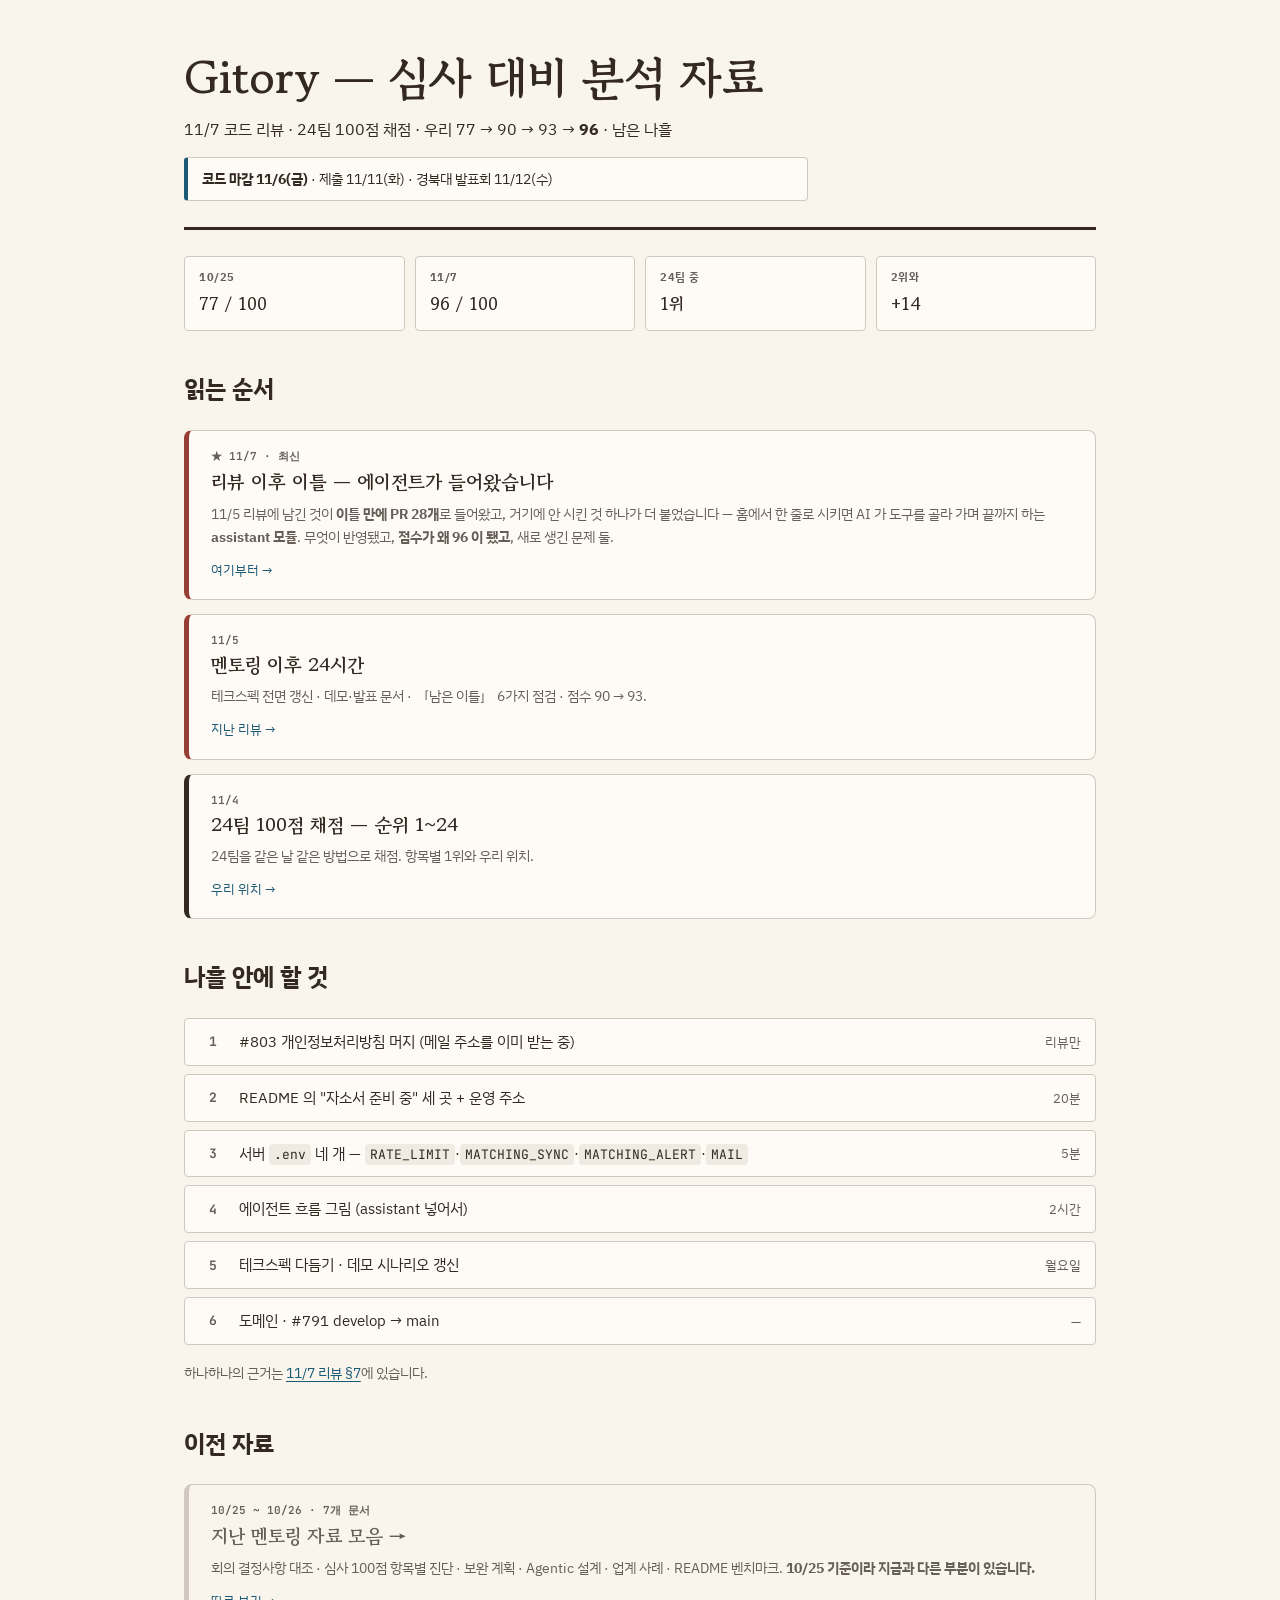
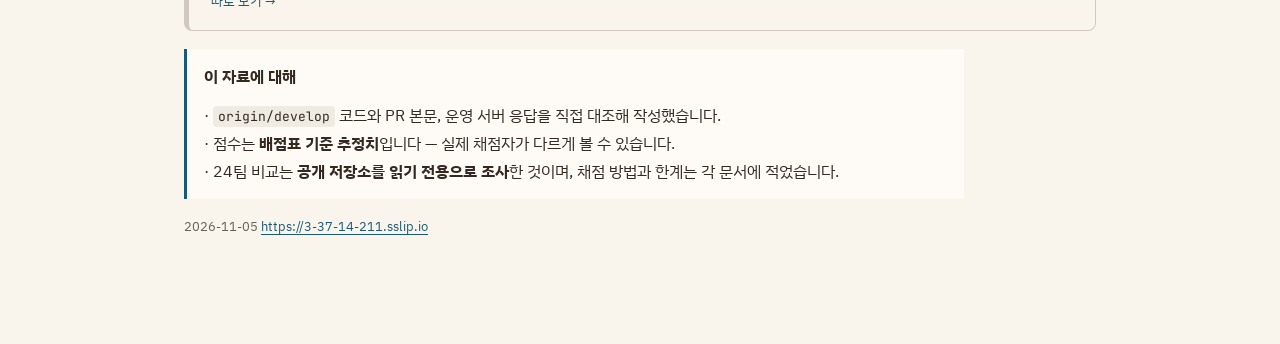
<file: index.html>
<!doctype html>
<html lang="ko">
<head>
<meta charset="utf-8">
<meta name="viewport" content="width=device-width, initial-scale=1">
<title>Gitory — 심사 대비 분석 자료</title>
<link rel="stylesheet" href="claude/tokens.css">
<link rel="stylesheet" href="claude/style.css">
<link rel="stylesheet" href="nav.css">
<style>
.wrap{display:block;max-width:960px}
.cards{display:grid;gap:14px;margin:18px 0}
a.card{display:block;text-decoration:none;color:inherit;border:1px solid var(--color-rule);
  border-left:5px solid var(--color-ink);border-radius:var(--radius-md);padding:18px 22px;
  background:var(--color-surface);transition:border-color var(--dur-fast) var(--ease-out)}
a.card:hover{border-left-color:var(--color-red)}
a.card .n{font:600 11px var(--font-code);color:var(--color-muted);display:block;margin-bottom:5px}
a.card strong{display:block;font:700 19px/1.4 var(--font-display);margin-bottom:7px;color:var(--color-ink)}
a.card small{display:block;color:var(--color-muted);font-size:13.5px;line-height:1.7}
a.card em{display:block;margin-top:10px;font-style:normal;font-size:12.5px;color:var(--color-blue)}
a.card.hi{border-left-color:var(--color-red)}
.meta{display:grid;grid-template-columns:repeat(auto-fit,minmax(145px,1fr));gap:10px;margin:18px 0}
.meta div{border:1px solid var(--color-rule);border-radius:var(--radius-sm);padding:11px 14px;background:var(--color-surface)}
.meta b{display:block;font-size:11px;color:var(--color-muted);letter-spacing:.05em;margin-bottom:3px}
.meta span{font:700 17px var(--font-display)}

.todo{display:grid;gap:8px;margin:16px 0}
.todo div{display:grid;grid-template-columns:28px 1fr auto;gap:12px;align-items:center;
  border:1px solid var(--color-rule);border-radius:var(--radius-sm);padding:10px 14px;background:var(--color-surface)}
.todo b{font:700 13px var(--font-code);color:var(--color-muted);text-align:center}
.todo span{font-size:14.5px}
.todo em{font-style:normal;font-size:12.5px;color:var(--color-muted);white-space:nowrap}
a.card.old{border-left-color:var(--color-rule);background:transparent}
a.card.old strong{color:var(--color-muted)}
a.card.old:hover{border-left-color:var(--color-ink)}
a.card.old:hover strong{color:var(--color-ink)}
h2{margin-top:36px}
</style>
</head>
<body>
<div class="wrap">

<header class="hero">
  <h1>Gitory — 심사 대비 분석 자료</h1>
  <p class="context">11/7 코드 리뷰 · 24팀 100점 채점 · 우리 77 → 90 → 93 → <b>96</b> · 남은 나흘</p>
  <p class="owner"><b>코드 마감 11/6(금)</b> · 제출 11/11(화) · 경북대 발표회 11/12(수)</p>
</header>

<div class="meta">
  <div><b>10/25</b><span>77 / 100</span></div>
  <div><b>11/7</b><span>96 / 100</span></div>
  <div><b>24팀 중</b><span>1위</span></div>
  <div><b>2위와</b><span>+14</span></div>
</div>

<h2>읽는 순서</h2>

<div class="cards">
  <a class="card hi" href="review-1107.html">
    <span class="n">★ 11/7 · 최신</span>
    <strong>리뷰 이후 이틀 — 에이전트가 들어왔습니다</strong>
    <small>11/5 리뷰에 남긴 것이 <b>이틀 만에 PR 28개</b>로 들어왔고, 거기에 안 시킨 것 하나가 더 붙었습니다 —
    홈에서 한 줄로 시키면 AI 가 도구를 골라 가며 끝까지 하는 <b>assistant 모듈</b>.
    무엇이 반영됐고, <b>점수가 왜 96 이 됐고</b>, 새로 생긴 문제 둘.</small>
    <em>여기부터 →</em>
  </a>

  <a class="card hi" href="review-1105.html">
    <span class="n">11/5</span>
    <strong>멘토링 이후 24시간</strong>
    <small>테크스펙 전면 갱신 · 데모·발표 문서 · 「남은 이틀」 6가지 점검 · 점수 90 → 93.</small>
    <em>지난 리뷰 →</em>
  </a>

  <a class="card" href="teams-1104.html">
    <span class="n">11/4</span>
    <strong>24팀 100점 채점 — 순위 1~24</strong>
    <small>24팀을 같은 날 같은 방법으로 채점. 항목별 1위와 우리 위치.</small>
    <em>우리 위치 →</em>
  </a>
</div>

<h2>나흘 안에 할 것</h2>

<div class="todo">
  <div><b>1</b><span>#803 개인정보처리방침 머지 (메일 주소를 이미 받는 중)</span><em>리뷰만</em></div>
  <div><b>2</b><span>README 의 "자소서 준비 중" 세 곳 + 운영 주소</span><em>20분</em></div>
  <div><b>3</b><span>서버 <code>.env</code> 네 개 — <code>RATE_LIMIT</code>·<code>MATCHING_SYNC</code>·<code>MATCHING_ALERT</code>·<code>MAIL</code></span><em>5분</em></div>
  <div><b>4</b><span>에이전트 흐름 그림 (assistant 넣어서)</span><em>2시간</em></div>
  <div><b>5</b><span>테크스펙 다듬기 · 데모 시나리오 갱신</span><em>월요일</em></div>
  <div><b>6</b><span>도메인 · #791 develop → main</span><em>—</em></div>
</div>

<p class="kicker">하나하나의 근거는 <a href="review-1107.html">11/7 리뷰 §7</a>에 있습니다.</p>

<h2>이전 자료</h2>

<div class="cards">
  <a class="card old" href="before.html">
    <span class="n">10/25 ~ 10/26 · 7개 문서</span>
    <strong>지난 멘토링 자료 모음 →</strong>
    <small>회의 결정사항 대조 · 심사 100점 항목별 진단 · 보완 계획 · Agentic 설계 · 업계 사례 · README 벤치마크.
    <b>10/25 기준이라 지금과 다른 부분이 있습니다.</b></small>
    <em>따로 보기 →</em>
  </a>
</div>


<div class="note b">
  <p><b>이 자료에 대해</b></p>
  <p>· <code>origin/develop</code> 코드와 PR 본문, 운영 서버 응답을 직접 대조해 작성했습니다.<br>
  · 점수는 <b>배점표 기준 추정치</b>입니다 — 실제 채점자가 다르게 볼 수 있습니다.<br>
  · 24팀 비교는 <b>공개 저장소를 읽기 전용으로 조사</b>한 것이며, 채점 방법과 한계는 각 문서에 적었습니다.<br>
</p>
</div>

<p class="foot">2026-11-05 <a href="https://3-37-14-211.sslip.io/">https://3-37-14-211.sslip.io</a></p>
</div>
</body>
</html>
</file>
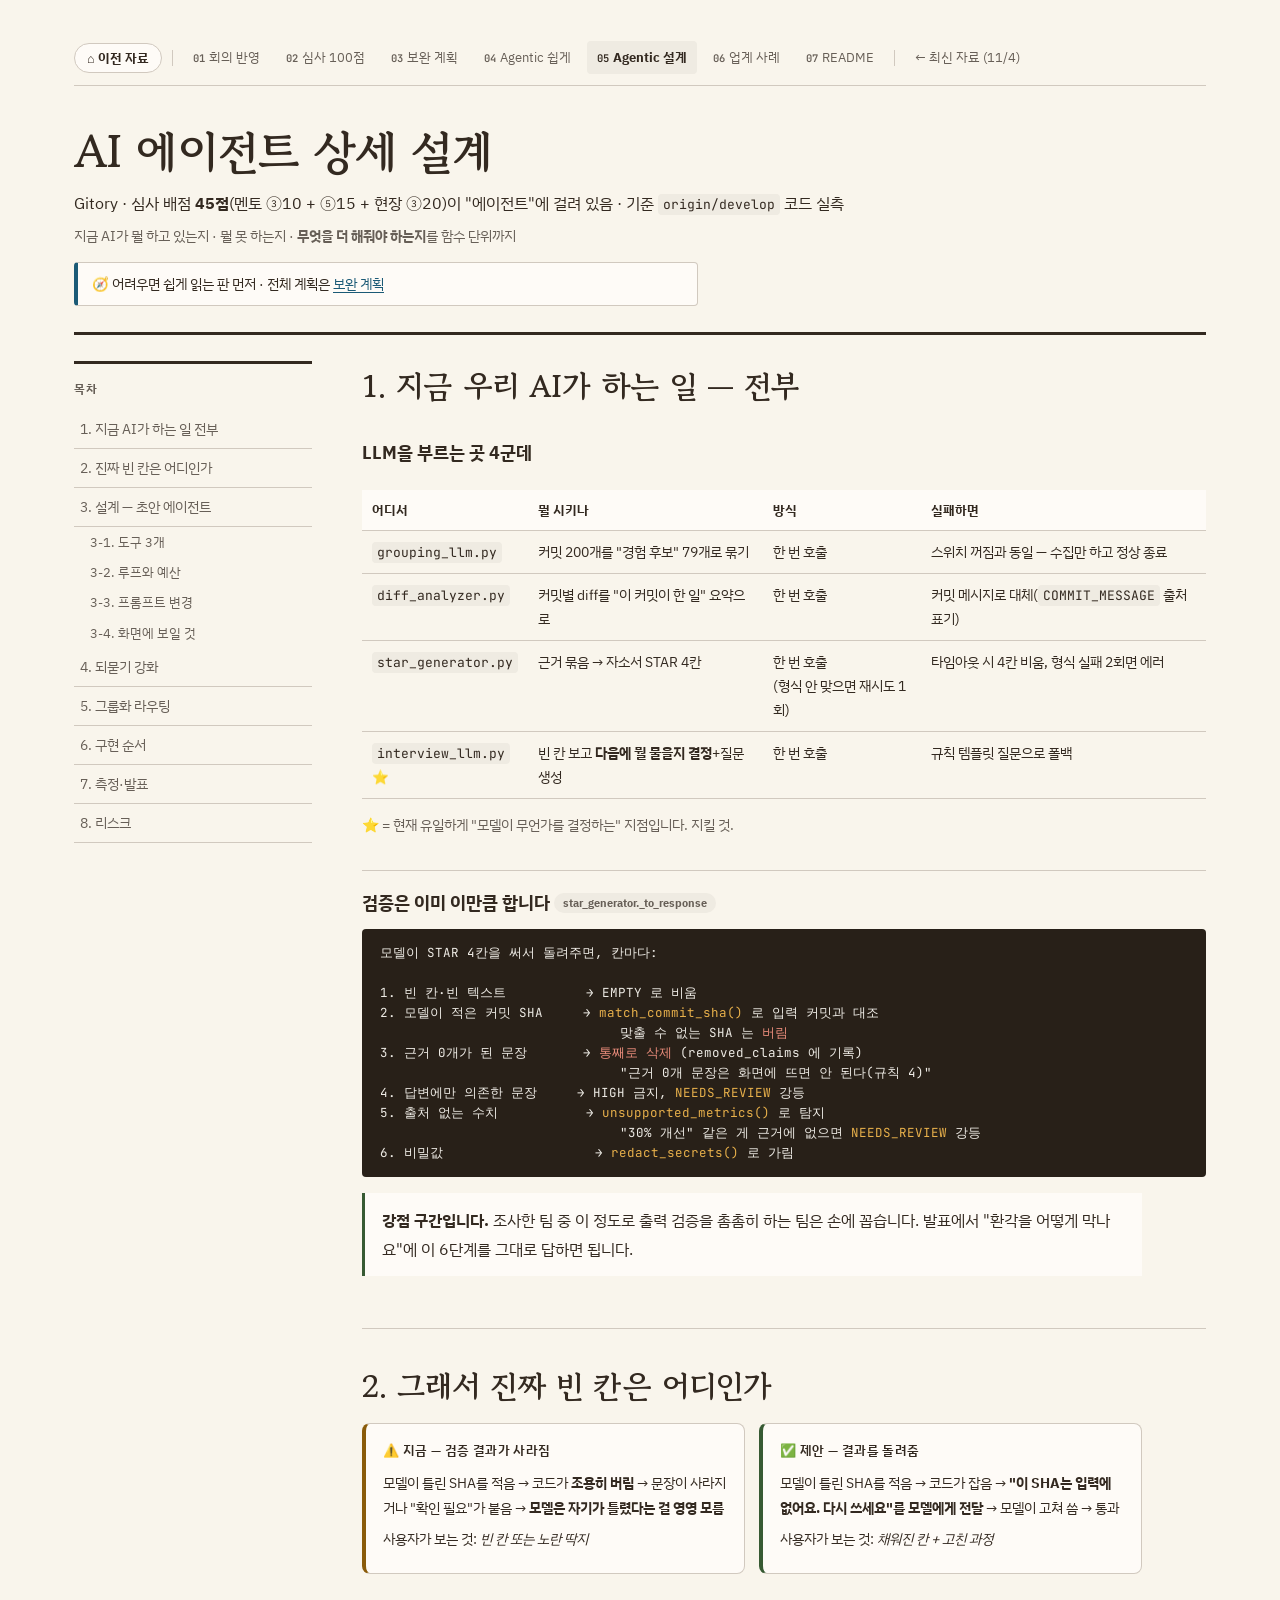
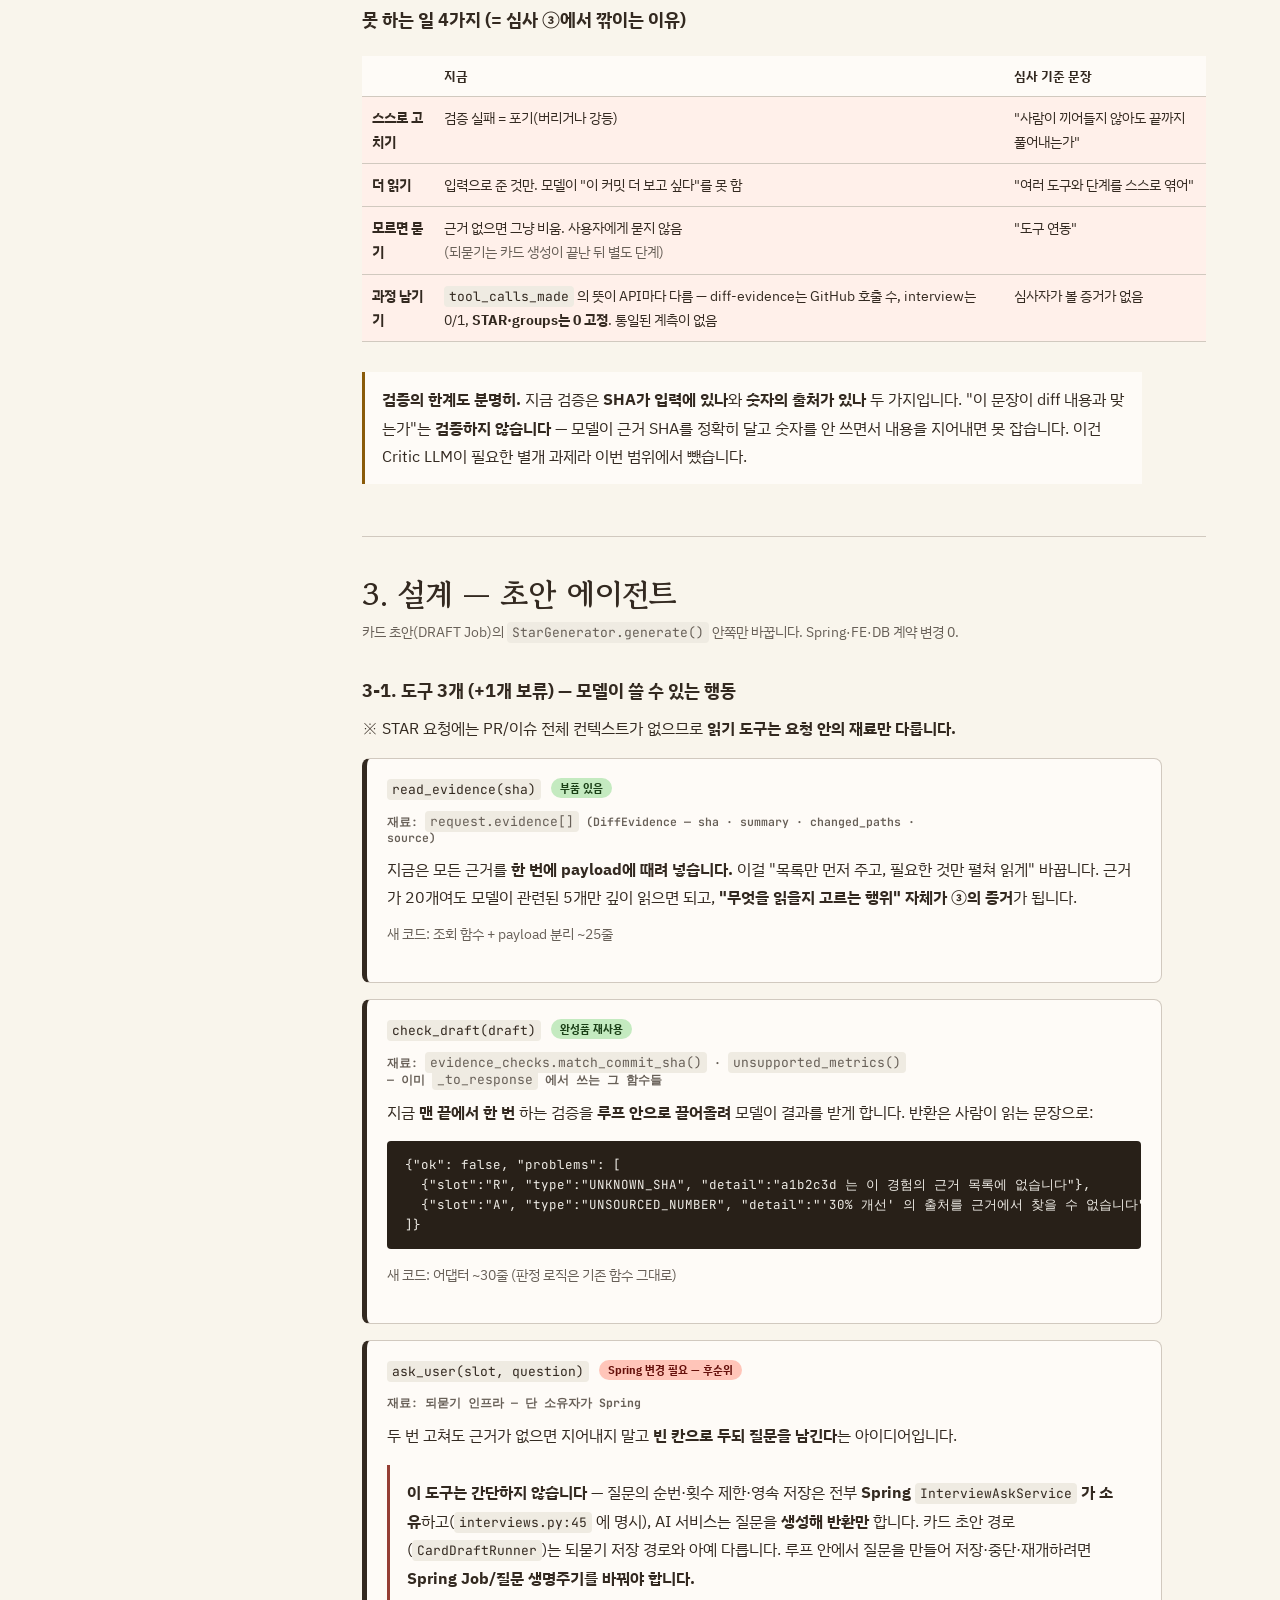
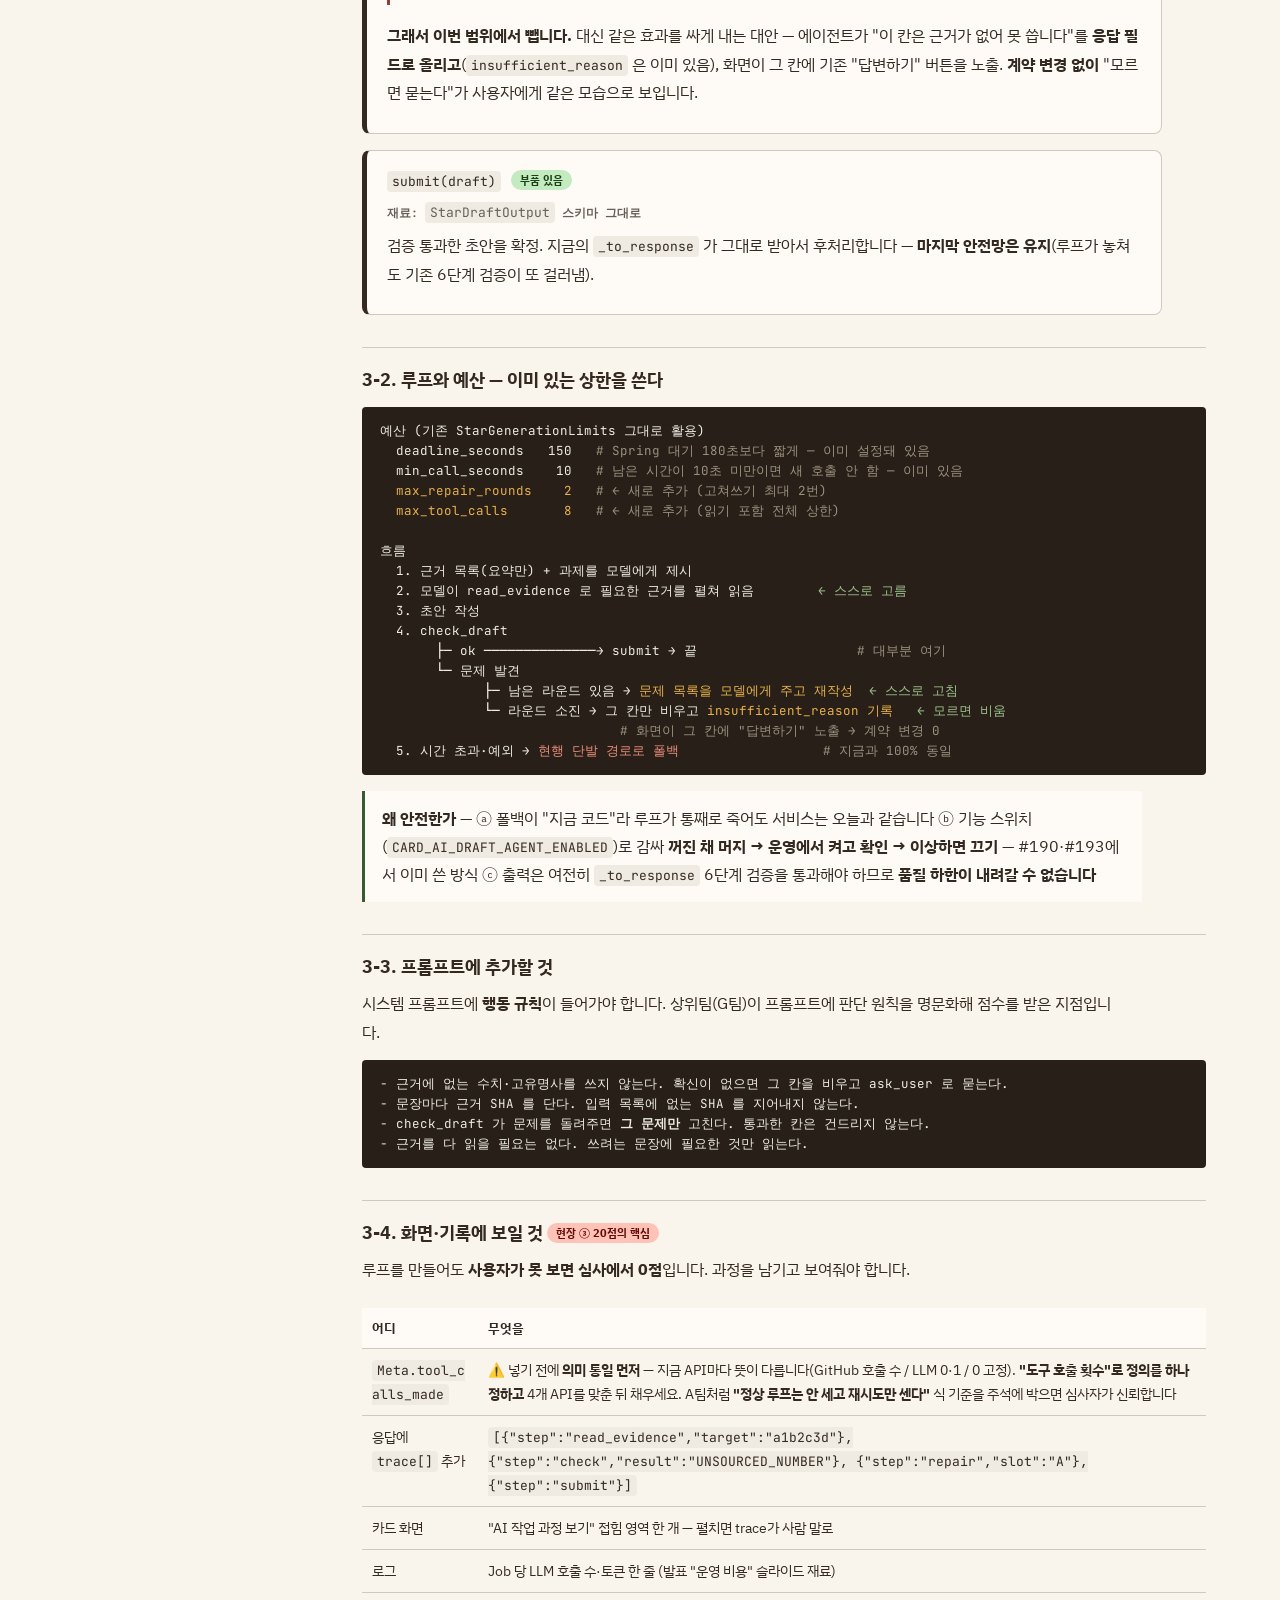
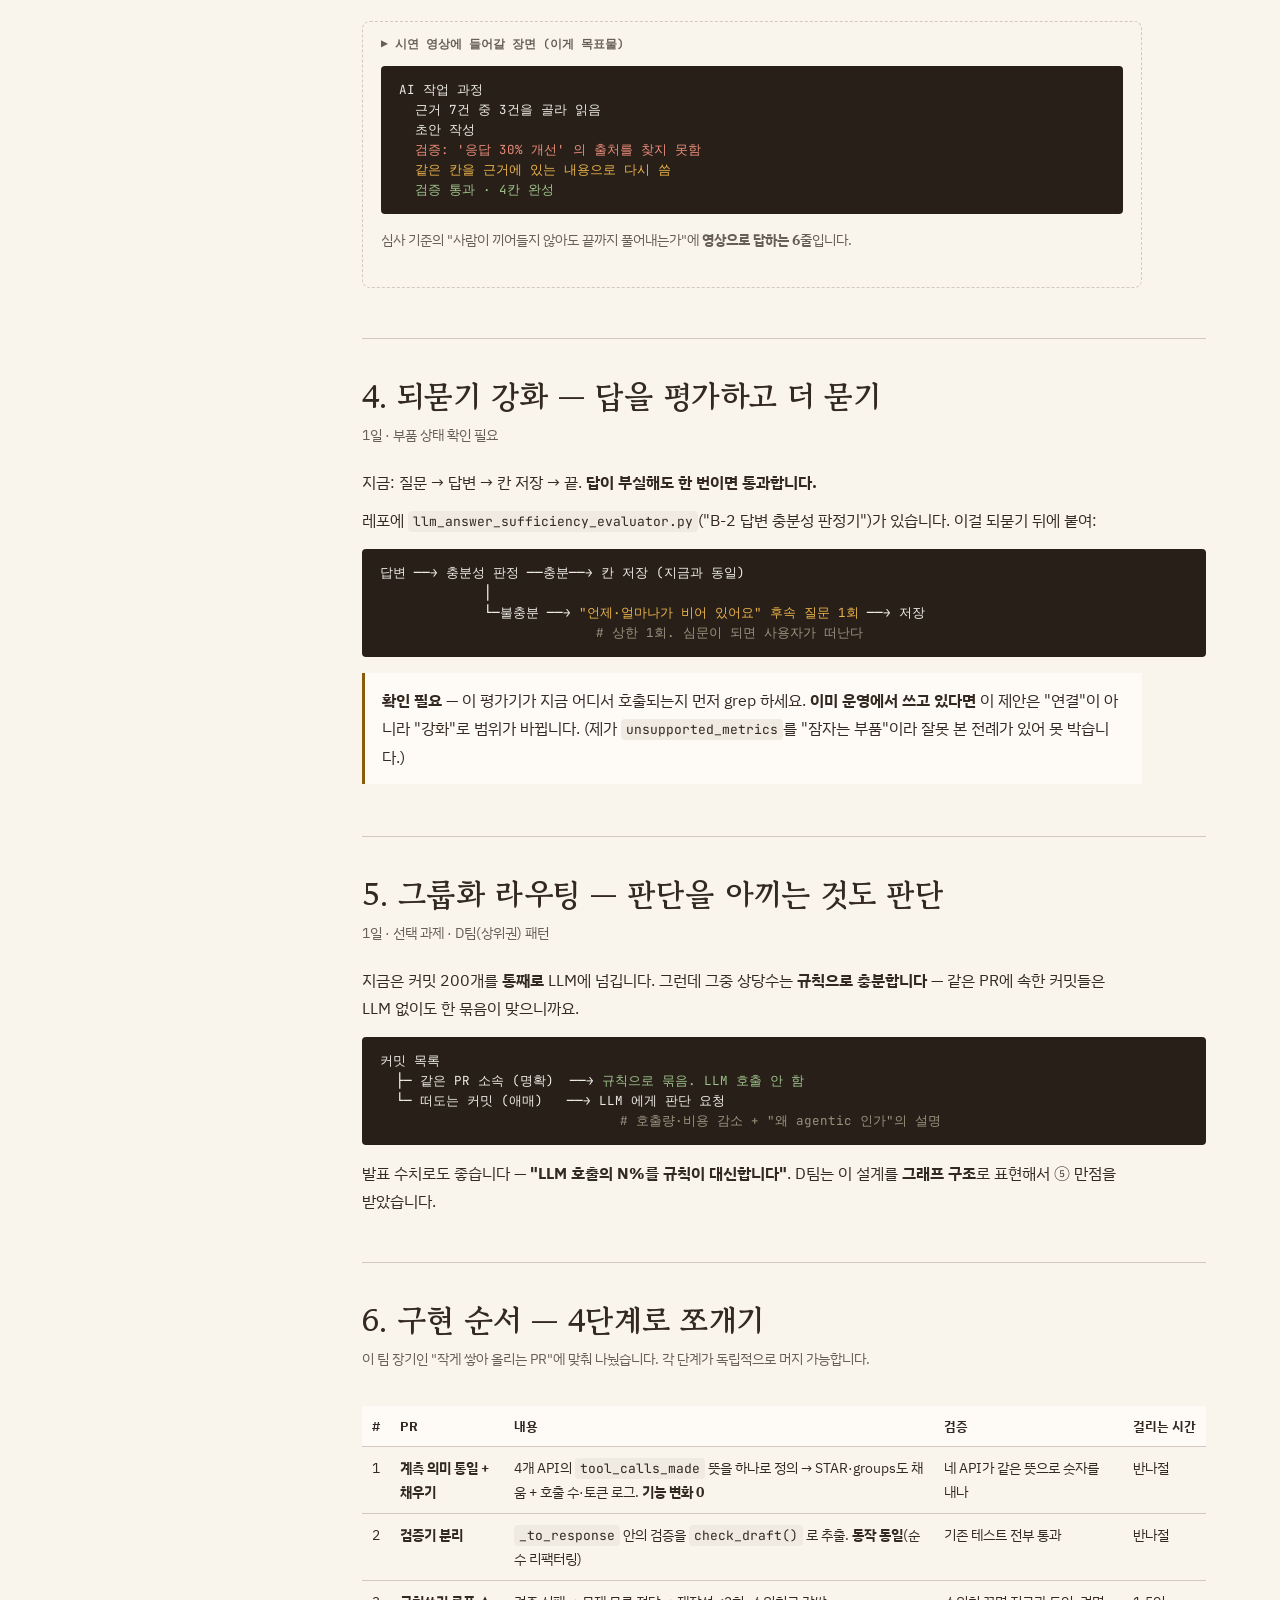
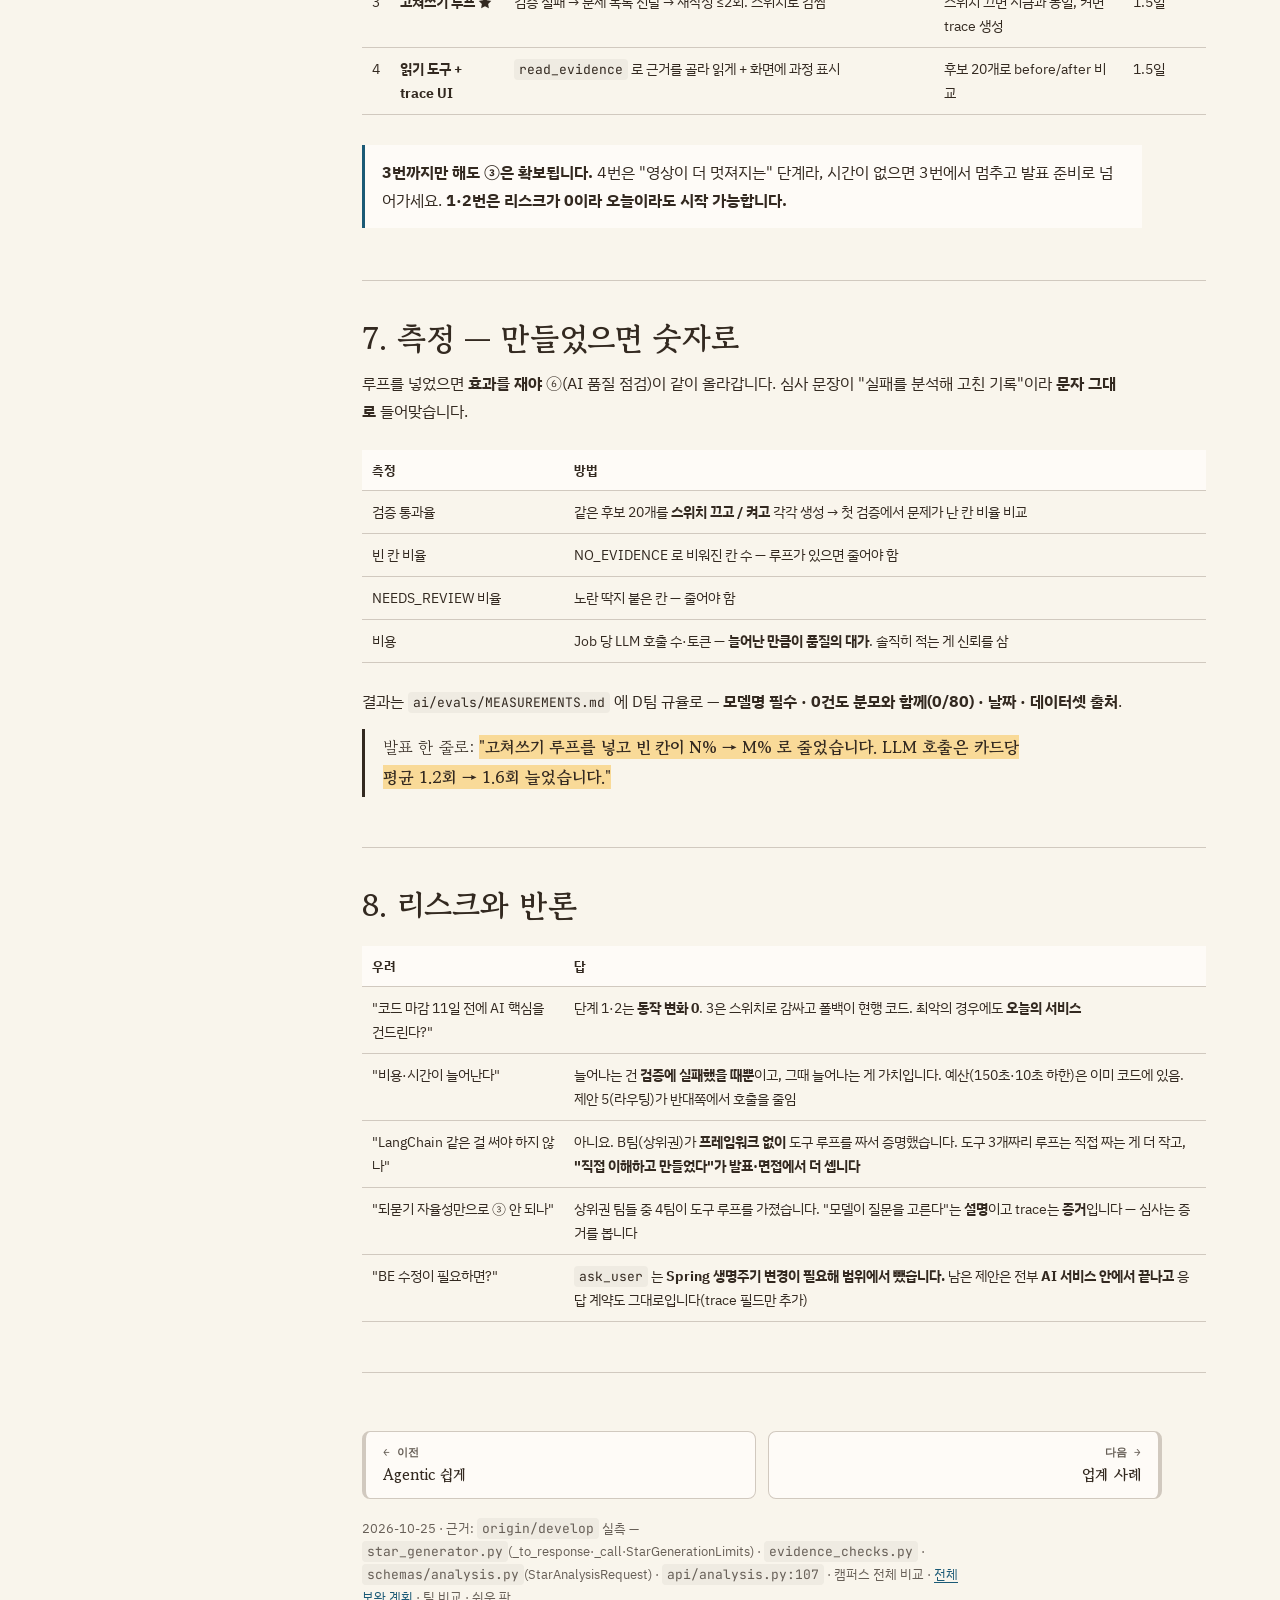
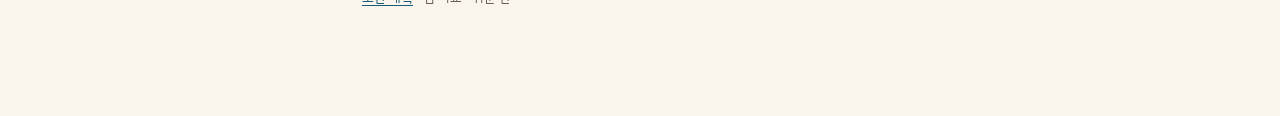
<file: agentic-1025.html>
<!doctype html>
<html lang="ko">
<head>
<meta charset="utf-8">
<meta name="viewport" content="width=device-width, initial-scale=1">
<title>AI 에이전트 상세 설계 — Gitory</title>
<link rel="stylesheet" href="claude/tokens.css">
<link rel="stylesheet" href="claude/style.css">
<link rel="stylesheet" href="nav.css">
<style>
.vs{display:grid;grid-template-columns:1fr 1fr;gap:14px;margin:16px 0;max-width:78ch}
.vs .col{border:1px solid var(--color-rule);border-radius:var(--radius-md);padding:15px 17px;background:var(--color-surface)}
.vs .col h4{margin:0 0 9px;font-size:13px;letter-spacing:.03em;color:var(--color-ink);border:0;padding:0}
.vs .now{border-left:4px solid var(--color-amber)}
.vs .next{border-left:4px solid var(--color-green)}
.vs .col p{font-size:14px;margin:6px 0}
.step{border:1px solid var(--color-rule);border-left:5px solid var(--color-ink);border-radius:var(--radius-md);padding:16px 20px;margin:16px 0;max-width:80ch;background:var(--color-surface)}
.step>h4{margin:0 0 10px;font-size:15.5px;color:var(--color-ink);font-weight:700}
.step .meta{font:600 11.5px var(--font-code);color:var(--color-muted);margin-bottom:10px}
.badge{display:inline-block;font:700 10.5px var(--font-body);padding:2px 9px;border-radius:999px;vertical-align:2px;margin-left:6px}
.b-have{background:oklch(90% 0.07 142);color:oklch(33% 0.08 142)}
.b-new{background:oklch(90% 0.08 86);color:oklch(35% 0.1 70)}
.b-fix{background:oklch(89% 0.09 29);color:oklch(33% 0.12 29)}
.scene{border:1px dashed var(--color-rule);border-radius:var(--radius-md);padding:14px 18px;margin:14px 0;max-width:78ch;background:var(--color-paper)}
.scene .t{font:600 11.5px var(--font-code);color:var(--color-muted);display:block;margin-bottom:8px}
</style>
</head>
<body>
<div class="wrap">

<nav class="docnav">
  <a class="home" href="before.html">⌂ 이전 자료</a>
  <span class="sep"></span>
  <a class="d" href="roadmap-1026.html"><span class="k">01</span>회의 반영</a>
  <a class="d" href="rubric-1025.html"><span class="k">02</span>심사 100점</a>
  <a class="d" href="improve-1025.html"><span class="k">03</span>보완 계획</a>
  <a class="d" href="agentic-easy.html"><span class="k">04</span>Agentic 쉽게</a>
  <a class="d on" href="agentic-1025.html"><span class="k">05</span>Agentic 설계</a>
  <a class="d" href="industry-1025.html"><span class="k">06</span>업계 사례</a>
  <a class="d" href="readme-1025.html"><span class="k">07</span>README</a>
  <span class="sep"></span>
  <a class="d" href="index.html">← 최신 자료 (11/4)</a>
</nav>

<header class="hero">
  <h1>AI 에이전트 상세 설계</h1>
  <p class="context">Gitory · 심사 배점 <b>45점</b>(멘토 ③10 + ⑤15 + 현장 ③20)이 "에이전트"에 걸려 있음 · 기준 <code>origin/develop</code> 코드 실측</p>
  <p>지금 AI가 뭘 하고 있는지 · 뭘 못 하는지 · <b>무엇을 더 해줘야 하는지</b>를 함수 단위까지</p>
  <p class="owner">🧭 어려우면 쉽게 읽는 판 먼저 · 전체 계획은 <a href="improve-1025.html">보완 계획</a></p>
</header>

<nav class="toc">
  <b>목차</b>
  <a href="#s1">1. 지금 AI가 하는 일 전부</a>
  <a href="#s2">2. 진짜 빈 칸은 어디인가</a>
  <a href="#s3">3. 설계 — 초안 에이전트</a>
  <a href="#s3a" class="sub">3-1. 도구 3개</a>
  <a href="#s3b" class="sub">3-2. 루프와 예산</a>
  <a href="#s3c" class="sub">3-3. 프롬프트 변경</a>
  <a href="#s3d" class="sub">3-4. 화면에 보일 것</a>
  <a href="#s4">4. 되묻기 강화</a>
  <a href="#s5">5. 그룹화 라우팅</a>
  <a href="#s6">6. 구현 순서</a>
  <a href="#s7">7. 측정·발표</a>
  <a href="#s8">8. 리스크</a>
</nav>

<section id="s1">
  <h2>1. 지금 우리 AI가 하는 일 — 전부</h2>

  <h3>LLM을 부르는 곳 4군데</h3>
  <div class="tblw"><table>
    <tr><th>어디서</th><th>뭘 시키나</th><th>방식</th><th>실패하면</th></tr>
    <tr><td><code>grouping_llm.py</code></td><td>커밋 200개를 "경험 후보" 79개로 묶기</td><td>한 번 호출</td><td>스위치 꺼짐과 동일 — 수집만 하고 정상 종료</td></tr>
    <tr><td><code>diff_analyzer.py</code></td><td>커밋별 diff를 "이 커밋이 한 일" 요약으로</td><td>한 번 호출</td><td>커밋 메시지로 대체(<code>COMMIT_MESSAGE</code> 출처 표기)</td></tr>
    <tr><td><code>star_generator.py</code></td><td>근거 묶음 → 자소서 STAR 4칸</td><td>한 번 호출<br>(형식 안 맞으면 재시도 1회)</td><td>타임아웃 시 4칸 비움, 형식 실패 2회면 에러</td></tr>
    <tr><td><code>interview_llm.py</code> ⭐</td><td>빈 칸 보고 <b>다음에 뭘 물을지 결정</b>+질문 생성</td><td>한 번 호출</td><td>규칙 템플릿 질문으로 폴백</td></tr>
  </table></div>
  <p class="kicker">⭐ = 현재 유일하게 "모델이 무언가를 결정하는" 지점입니다. 지킬 것.</p>

  <h3>검증은 이미 이만큼 합니다 <span class="tag t-lo">star_generator._to_response</span></h3>
  <pre>모델이 STAR 4칸을 써서 돌려주면, 칸마다:

1. 빈 칸·빈 텍스트          → EMPTY 로 비움
2. 모델이 적은 커밋 SHA     → <span class="hi">match_commit_sha()</span> 로 입력 커밋과 대조
                              맞출 수 없는 SHA 는 <span class="bad">버림</span>
3. 근거 0개가 된 문장       → <span class="bad">통째로 삭제</span> (removed_claims 에 기록)
                              "근거 0개 문장은 화면에 뜨면 안 된다(규칙 4)"
4. 답변에만 의존한 문장     → HIGH 금지, <span class="hi">NEEDS_REVIEW</span> 강등
5. 출처 없는 수치           → <span class="hi">unsupported_metrics()</span> 로 탐지
                              "30% 개선" 같은 게 근거에 없으면 <span class="hi">NEEDS_REVIEW</span> 강등
6. 비밀값                   → <span class="hi">redact_secrets()</span> 로 가림</pre>
  <div class="note g"><p><b>강점 구간입니다.</b> 조사한 팀 중 이 정도로 출력 검증을 촘촘히 하는 팀은 손에 꼽습니다. 발표에서 "환각을 어떻게 막나요"에 이 6단계를 그대로 답하면 됩니다.</p></div>
</section>

<section id="s2">
  <h2>2. 그래서 진짜 빈 칸은 어디인가</h2>

  <div class="vs">
    <div class="col now"><h4>⚠️ 지금 — 검증 결과가 사라짐</h4>
      <p>모델이 틀린 SHA를 적음 → 코드가 <b>조용히 버림</b> → 문장이 사라지거나 "확인 필요"가 붙음 → <b>모델은 자기가 틀렸다는 걸 영영 모름</b></p>
      <p>사용자가 보는 것: <i>빈 칸 또는 노란 딱지</i></p></div>
    <div class="col next"><h4>✅ 제안 — 결과를 돌려줌</h4>
      <p>모델이 틀린 SHA를 적음 → 코드가 잡음 → <b>"이 SHA는 입력에 없어요. 다시 쓰세요"를 모델에게 전달</b> → 모델이 고쳐 씀 → 통과</p>
      <p>사용자가 보는 것: <i>채워진 칸 + 고친 과정</i></p></div>
  </div>

  <h3>못 하는 일 4가지 (= 심사 ③에서 깎이는 이유)</h3>
  <div class="tblw"><table>
    <tr><th></th><th>지금</th><th>심사 기준 문장</th></tr>
    <tr class="bad"><td><b>스스로 고치기</b></td><td>검증 실패 = 포기(버리거나 강등)</td><td>"사람이 끼어들지 않아도 끝까지 풀어내는가"</td></tr>
    <tr class="bad"><td><b>더 읽기</b></td><td>입력으로 준 것만. 모델이 "이 커밋 더 보고 싶다"를 못 함</td><td>"여러 도구와 단계를 스스로 엮어"</td></tr>
    <tr class="bad"><td><b>모르면 묻기</b></td><td>근거 없으면 그냥 비움. 사용자에게 묻지 않음<br><span class="kicker">(되묻기는 카드 생성이 끝난 뒤 별도 단계)</span></td><td>"도구 연동"</td></tr>
    <tr class="bad"><td><b>과정 남기기</b></td><td><code>tool_calls_made</code> 의 뜻이 API마다 다름 — diff-evidence는 GitHub 호출 수, interview는 0/1, <b>STAR·groups는 0 고정</b>. 통일된 계측이 없음</td><td>심사자가 볼 증거가 없음</td></tr>
  </table></div>
  <div class="note"><p><b>검증의 한계도 분명히.</b> 지금 검증은 <b>SHA가 입력에 있나</b>와 <b>숫자의 출처가 있나</b> 두 가지입니다. "이 문장이 diff 내용과 맞는가"는 <b>검증하지 않습니다</b> — 모델이 근거 SHA를 정확히 달고 숫자를 안 쓰면서 내용을 지어내면 못 잡습니다. 이건 Critic LLM이 필요한 별개 과제라 이번 범위에서 뺐습니다.</p></div>
</section>

<section id="s3">
  <h2>3. 설계 — 초안 에이전트</h2>
  <p class="kicker">카드 초안(DRAFT Job)의 <code>StarGenerator.generate()</code> 안쪽만 바꿉니다. Spring·FE·DB 계약 변경 0.</p>

  <h3 id="s3a">3-1. 도구 3개 (+1개 보류) — 모델이 쓸 수 있는 행동</h3>
  <p>※ STAR 요청에는 PR/이슈 전체 컨텍스트가 없으므로 <b>읽기 도구는 요청 안의 재료만 다룹니다.</b></p>

  <div class="step">
    <h4><code>read_evidence(sha)</code> <span class="badge b-have">부품 있음</span></h4>
    <p class="meta">재료: <code>request.evidence[]</code> (DiffEvidence — sha · summary · changed_paths · source)</p>
    <p>지금은 모든 근거를 <b>한 번에 payload에 때려 넣습니다.</b> 이걸 "목록만 먼저 주고, 필요한 것만 펼쳐 읽게" 바꿉니다. 근거가 20개여도 모델이 관련된 5개만 깊이 읽으면 되고, <b>"무엇을 읽을지 고르는 행위" 자체가 ③의 증거</b>가 됩니다.</p>
    <p class="kicker">새 코드: 조회 함수 + payload 분리 ~25줄</p>
  </div>

  <div class="step">
    <h4><code>check_draft(draft)</code> <span class="badge b-have">완성품 재사용</span></h4>
    <p class="meta">재료: <code>evidence_checks.match_commit_sha()</code> · <code>unsupported_metrics()</code> — 이미 <code>_to_response</code> 에서 쓰는 그 함수들</p>
    <p>지금 <b>맨 끝에서 한 번</b> 하는 검증을 <b>루프 안으로 끌어올려</b> 모델이 결과를 받게 합니다. 반환은 사람이 읽는 문장으로:</p>
    <pre>{"ok": false, "problems": [
  {"slot":"R", "type":"UNKNOWN_SHA", "detail":"a1b2c3d 는 이 경험의 근거 목록에 없습니다"},
  {"slot":"A", "type":"UNSOURCED_NUMBER", "detail":"'30% 개선' 의 출처를 근거에서 찾을 수 없습니다"}
]}</pre>
    <p class="kicker">새 코드: 어댑터 ~30줄 (판정 로직은 기존 함수 그대로)</p>
  </div>

  <div class="step">
    <h4><code>ask_user(slot, question)</code> <span class="badge b-fix">Spring 변경 필요 — 후순위</span></h4>
    <p class="meta">재료: 되묻기 인프라 — 단 <b>소유자가 Spring</b></p>
    <p>두 번 고쳐도 근거가 없으면 지어내지 말고 <b>빈 칸으로 두되 질문을 남긴다</b>는 아이디어입니다.</p>
    <div class="note r"><p><b>이 도구는 간단하지 않습니다</b> — 질문의 순번·횟수 제한·영속 저장은 전부 <b>Spring <code>InterviewAskService</code> 가 소유</b>하고(<code>interviews.py:45</code> 에 명시), AI 서비스는 질문을 <b>생성해 반환만</b> 합니다. 카드 초안 경로(<code>CardDraftRunner</code>)는 되묻기 저장 경로와 아예 다릅니다. 루프 안에서 질문을 만들어 저장·중단·재개하려면 <b>Spring Job/질문 생명주기를 바꿔야 합니다.</b></p></div>
    <p><b>그래서 이번 범위에서 뺍니다.</b> 대신 같은 효과를 싸게 내는 대안 — 에이전트가 "이 칸은 근거가 없어 못 씁니다"를 <b>응답 필드로 올리고</b>(<code>insufficient_reason</code> 은 이미 있음), 화면이 그 칸에 기존 "답변하기" 버튼을 노출. <b>계약 변경 없이</b> "모르면 묻는다"가 사용자에게 같은 모습으로 보입니다.</p>
  </div>

  <div class="step">
    <h4><code>submit(draft)</code> <span class="badge b-have">부품 있음</span></h4>
    <p class="meta">재료: <code>StarDraftOutput</code> 스키마 그대로</p>
    <p>검증 통과한 초안을 확정. 지금의 <code>_to_response</code> 가 그대로 받아서 후처리합니다 — <b>마지막 안전망은 유지</b>(루프가 놓쳐도 기존 6단계 검증이 또 걸러냄).</p>
  </div>

  <h3 id="s3b">3-2. 루프와 예산 — 이미 있는 상한을 쓴다</h3>
  <pre>예산 (기존 StarGenerationLimits 그대로 활용)
  deadline_seconds   150   <span class="c"># Spring 대기 180초보다 짧게 — 이미 설정돼 있음</span>
  min_call_seconds    10   <span class="c"># 남은 시간이 10초 미만이면 새 호출 안 함 — 이미 있음</span>
  <span class="hi">max_repair_rounds    2</span>   <span class="c"># ← 새로 추가 (고쳐쓰기 최대 2번)</span>
  <span class="hi">max_tool_calls       8</span>   <span class="c"># ← 새로 추가 (읽기 포함 전체 상한)</span>

흐름
  1. 근거 목록(요약만) + 과제를 모델에게 제시
  2. 모델이 read_evidence 로 필요한 근거를 펼쳐 읽음        <span class="ok">← 스스로 고름</span>
  3. 초안 작성
  4. check_draft
       ├─ ok ──────────────→ submit → 끝                    <span class="c"># 대부분 여기</span>
       └─ 문제 발견
             ├─ 남은 라운드 있음 → <span class="hi">문제 목록을 모델에게 주고 재작성</span>  <span class="ok">← 스스로 고침</span>
             └─ 라운드 소진 → 그 칸만 비우고 <span class="hi">insufficient_reason 기록</span>   <span class="ok">← 모르면 비움</span>
                              <span class="c"># 화면이 그 칸에 "답변하기" 노출 → 계약 변경 0</span>
  5. 시간 초과·예외 → <span class="bad">현행 단발 경로로 폴백</span>                  <span class="c"># 지금과 100% 동일</span></pre>

  <div class="note g"><p><b>왜 안전한가</b> — ⓐ 폴백이 "지금 코드"라 루프가 통째로 죽어도 서비스는 오늘과 같습니다 ⓑ 기능 스위치(<code>CARD_AI_DRAFT_AGENT_ENABLED</code>)로 감싸 <b>꺼진 채 머지 → 운영에서 켜고 확인 → 이상하면 끄기</b> — #190·#193에서 이미 쓴 방식 ⓒ 출력은 여전히 <code>_to_response</code> 6단계 검증을 통과해야 하므로 <b>품질 하한이 내려갈 수 없습니다</b></p></div>

  <h3 id="s3c">3-3. 프롬프트에 추가할 것</h3>
  <p>시스템 프롬프트에 <b>행동 규칙</b>이 들어가야 합니다. 상위팀(G팀)이 프롬프트에 판단 원칙을 명문화해 점수를 받은 지점입니다.</p>
  <pre>- 근거에 없는 수치·고유명사를 쓰지 않는다. 확신이 없으면 그 칸을 비우고 ask_user 로 묻는다.
- 문장마다 근거 SHA 를 단다. 입력 목록에 없는 SHA 를 지어내지 않는다.
- check_draft 가 문제를 돌려주면 <b>그 문제만</b> 고친다. 통과한 칸은 건드리지 않는다.
- 근거를 다 읽을 필요는 없다. 쓰려는 문장에 필요한 것만 읽는다.</pre>

  <h3 id="s3d">3-4. 화면·기록에 보일 것 <span class="tag t-hi">현장 ③ 20점의 핵심</span></h3>
  <p>루프를 만들어도 <b>사용자가 못 보면 심사에서 0점</b>입니다. 과정을 남기고 보여줘야 합니다.</p>
  <div class="tblw"><table>
    <tr><th>어디</th><th>무엇을</th></tr>
    <tr><td><code>Meta.tool_calls_made</code></td><td>⚠️ 넣기 전에 <b>의미 통일 먼저</b> — 지금 API마다 뜻이 다릅니다(GitHub 호출 수 / LLM 0·1 / 0 고정). <b>"도구 호출 횟수"로 정의를 하나 정하고</b> 4개 API를 맞춘 뒤 채우세요. A팀처럼 <b>"정상 루프는 안 세고 재시도만 센다"</b> 식 기준을 주석에 박으면 심사자가 신뢰합니다</td></tr>
    <tr><td>응답에 <code>trace[]</code> 추가</td><td><code>[{"step":"read_evidence","target":"a1b2c3d"}, {"step":"check","result":"UNSOURCED_NUMBER"}, {"step":"repair","slot":"A"}, {"step":"submit"}]</code></td></tr>
    <tr><td>카드 화면</td><td>"AI 작업 과정 보기" 접힘 영역 한 개 — 펼치면 trace가 사람 말로</td></tr>
    <tr><td>로그</td><td>Job 당 LLM 호출 수·토큰 한 줄 (발표 "운영 비용" 슬라이드 재료)</td></tr>
  </table></div>

  <div class="scene"><span class="t">▶ 시연 영상에 들어갈 장면 (이게 목표물)</span>
  <pre>AI 작업 과정
  근거 7건 중 3건을 골라 읽음
  초안 작성
  <span class="bad">검증: '응답 30% 개선' 의 출처를 찾지 못함</span>
  <span class="hi">같은 칸을 근거에 있는 내용으로 다시 씀</span>
  <span class="ok">검증 통과 · 4칸 완성</span></pre>
  <p class="kicker">심사 기준의 "사람이 끼어들지 않아도 끝까지 풀어내는가"에 <b>영상으로 답하는 6줄</b>입니다.</p></div>
</section>

<section id="s4">
  <h2>4. 되묻기 강화 — 답을 평가하고 더 묻기</h2>
  <p class="kicker">1일 · 부품 상태 확인 필요</p>
  <p>지금: 질문 → 답변 → 칸 저장 → 끝. <b>답이 부실해도 한 번이면 통과합니다.</b></p>
  <p>레포에 <code>llm_answer_sufficiency_evaluator.py</code>("B-2 답변 충분성 판정기")가 있습니다. 이걸 되묻기 뒤에 붙여:</p>
  <pre>답변 ──→ 충분성 판정 ──충분──→ 칸 저장 (지금과 동일)
             │
             └─불충분 ──→ <span class="hi">"언제·얼마나가 비어 있어요" 후속 질문 1회</span> ──→ 저장
                           <span class="c"># 상한 1회. 심문이 되면 사용자가 떠난다</span></pre>
  <div class="note"><p><b>확인 필요</b> — 이 평가기가 지금 어디서 호출되는지 먼저 grep 하세요. <b>이미 운영에서 쓰고 있다면</b> 이 제안은 "연결"이 아니라 "강화"로 범위가 바뀝니다. (제가 <code>unsupported_metrics</code>를 "잠자는 부품"이라 잘못 본 전례가 있어 못 박습니다.)</p></div>
</section>

<section id="s5">
  <h2>5. 그룹화 라우팅 — 판단을 아끼는 것도 판단</h2>
  <p class="kicker">1일 · 선택 과제 · D팀(상위권) 패턴</p>
  <p>지금은 커밋 200개를 <b>통째로</b> LLM에 넘깁니다. 그런데 그중 상당수는 <b>규칙으로 충분합니다</b> — 같은 PR에 속한 커밋들은 LLM 없이도 한 묶음이 맞으니까요.</p>
  <pre>커밋 목록
  ├─ 같은 PR 소속 (명확)  ──→ <span class="ok">규칙으로 묶음. LLM 호출 안 함</span>
  └─ 떠도는 커밋 (애매)   ──→ LLM 에게 판단 요청
                              <span class="c"># 호출량·비용 감소 + "왜 agentic 인가"의 설명</span></pre>
  <p>발표 수치로도 좋습니다 — <b>"LLM 호출의 N%를 규칙이 대신합니다"</b>. D팀는 이 설계를 <b>그래프 구조</b>로 표현해서 ⑤ 만점을 받았습니다.</p>
</section>

<section id="s6">
  <h2>6. 구현 순서 — 4단계로 쪼개기</h2>
  <p class="kicker">이 팀 장기인 "작게 쌓아 올리는 PR"에 맞춰 나눴습니다. 각 단계가 독립적으로 머지 가능합니다.</p>
  <div class="tblw"><table>
    <tr><th>#</th><th>PR</th><th>내용</th><th>검증</th><th>걸리는 시간</th></tr>
    <tr><td>1</td><td><b>계측 의미 통일 + 채우기</b></td><td>4개 API의 <code>tool_calls_made</code> 뜻을 하나로 정의 → STAR·groups도 채움 + 호출 수·토큰 로그. <b>기능 변화 0</b></td><td>네 API가 같은 뜻으로 숫자를 내나</td><td>반나절</td></tr>
    <tr><td>2</td><td><b>검증기 분리</b></td><td><code>_to_response</code> 안의 검증을 <code>check_draft()</code> 로 추출. <b>동작 동일</b>(순수 리팩터링)</td><td>기존 테스트 전부 통과</td><td>반나절</td></tr>
    <tr><td>3</td><td><b>고쳐쓰기 루프</b> ★</td><td>검증 실패 → 문제 목록 전달 → 재작성 ≤2회. 스위치로 감쌈</td><td>스위치 끄면 지금과 동일, 켜면 trace 생성</td><td>1.5일</td></tr>
    <tr><td>4</td><td><b>읽기 도구 + trace UI</b></td><td><code>read_evidence</code> 로 근거를 골라 읽게 + 화면에 과정 표시</td><td>후보 20개로 before/after 비교</td><td>1.5일</td></tr>
  </table></div>
  <div class="note b"><p><b>3번까지만 해도 ③은 확보됩니다.</b> 4번은 "영상이 더 멋져지는" 단계라, 시간이 없으면 3번에서 멈추고 발표 준비로 넘어가세요. <b>1·2번은 리스크가 0이라 오늘이라도 시작 가능합니다.</b></p></div>
</section>

<section id="s7">
  <h2>7. 측정 — 만들었으면 숫자로</h2>
  <p>루프를 넣었으면 <b>효과를 재야</b> ⑥(AI 품질 점검)이 같이 올라갑니다. 심사 문장이 "실패를 분석해 고친 기록"이라 <b>문자 그대로</b> 들어맞습니다.</p>
  <div class="tblw"><table>
    <tr><th>측정</th><th>방법</th></tr>
    <tr><td>검증 통과율</td><td>같은 후보 20개를 <b>스위치 끄고 / 켜고</b> 각각 생성 → 첫 검증에서 문제가 난 칸 비율 비교</td></tr>
    <tr><td>빈 칸 비율</td><td>NO_EVIDENCE 로 비워진 칸 수 — 루프가 있으면 줄어야 함</td></tr>
    <tr><td>NEEDS_REVIEW 비율</td><td>노란 딱지 붙은 칸 — 줄어야 함</td></tr>
    <tr><td>비용</td><td>Job 당 LLM 호출 수·토큰 — <b>늘어난 만큼이 품질의 대가</b>. 솔직히 적는 게 신뢰를 삼</td></tr>
  </table></div>
  <p>결과는 <code>ai/evals/MEASUREMENTS.md</code> 에 D팀 규율로 — <b>모델명 필수 · 0건도 분모와 함께(0/80) · 날짜 · 데이터셋 출처</b>.</p>
  <div class="say">발표 한 줄로: <b>"고쳐쓰기 루프를 넣고 빈 칸이 N% → M% 로 줄었습니다. LLM 호출은 카드당 평균 1.2회 → 1.6회 늘었습니다."</b></div>
</section>

<section id="s8">
  <h2>8. 리스크와 반론</h2>
  <div class="tblw"><table>
    <tr><th>우려</th><th>답</th></tr>
    <tr><td>"코드 마감 11일 전에 AI 핵심을 건드린다?"</td><td>단계 1·2는 <b>동작 변화 0</b>. 3은 스위치로 감싸고 폴백이 현행 코드. 최악의 경우에도 <b>오늘의 서비스</b></td></tr>
    <tr><td>"비용·시간이 늘어난다"</td><td>늘어나는 건 <b>검증에 실패했을 때뿐</b>이고, 그때 늘어나는 게 가치입니다. 예산(150초·10초 하한)은 이미 코드에 있음. 제안 5(라우팅)가 반대쪽에서 호출을 줄임</td></tr>
    <tr><td>"LangChain 같은 걸 써야 하지 않나"</td><td>아니요. B팀(상위권)가 <b>프레임워크 없이</b> 도구 루프를 짜서 증명했습니다. 도구 3개짜리 루프는 직접 짜는 게 더 작고, <b>"직접 이해하고 만들었다"가 발표·면접에서 더 셉니다</b></td></tr>
    <tr><td>"되묻기 자율성만으로 ③ 안 되나"</td><td>상위권 팀들 중 4팀이 도구 루프를 가졌습니다. "모델이 질문을 고른다"는 <b>설명</b>이고 trace는 <b>증거</b>입니다 — 심사는 증거를 봅니다</td></tr>
    <tr><td>"BE 수정이 필요하면?"</td><td><code>ask_user</code> 는 <b>Spring 생명주기 변경이 필요해 범위에서 뺐습니다.</b> 남은 제안은 전부 <b>AI 서비스 안에서 끝나고</b> 응답 계약도 그대로입니다(trace 필드만 추가)</td></tr>
  </table></div>
</section>


<nav class="pager">
  <a class="prev" href="agentic-easy.html"><span class="lbl">← 이전</span><span class="ttl">Agentic 쉽게</span></a>
  <a class="next" href="industry-1025.html"><span class="lbl">다음 →</span><span class="ttl">업계 사례</span></a>
</nav>

<p class="foot">2026-10-25 · 근거: <code>origin/develop</code> 실측 — <code>star_generator.py</code>(_to_response·_call·StarGenerationLimits) · <code>evidence_checks.py</code> · <code>schemas/analysis.py</code>(StarAnalysisRequest) · <code>api/analysis.py:107</code> · 캠퍼스 전체 비교 · <a href="improve-1025.html">전체 보완 계획</a> · 팀 비교 · 쉬운 판</p>
</div>
</body>
</html>
</file>
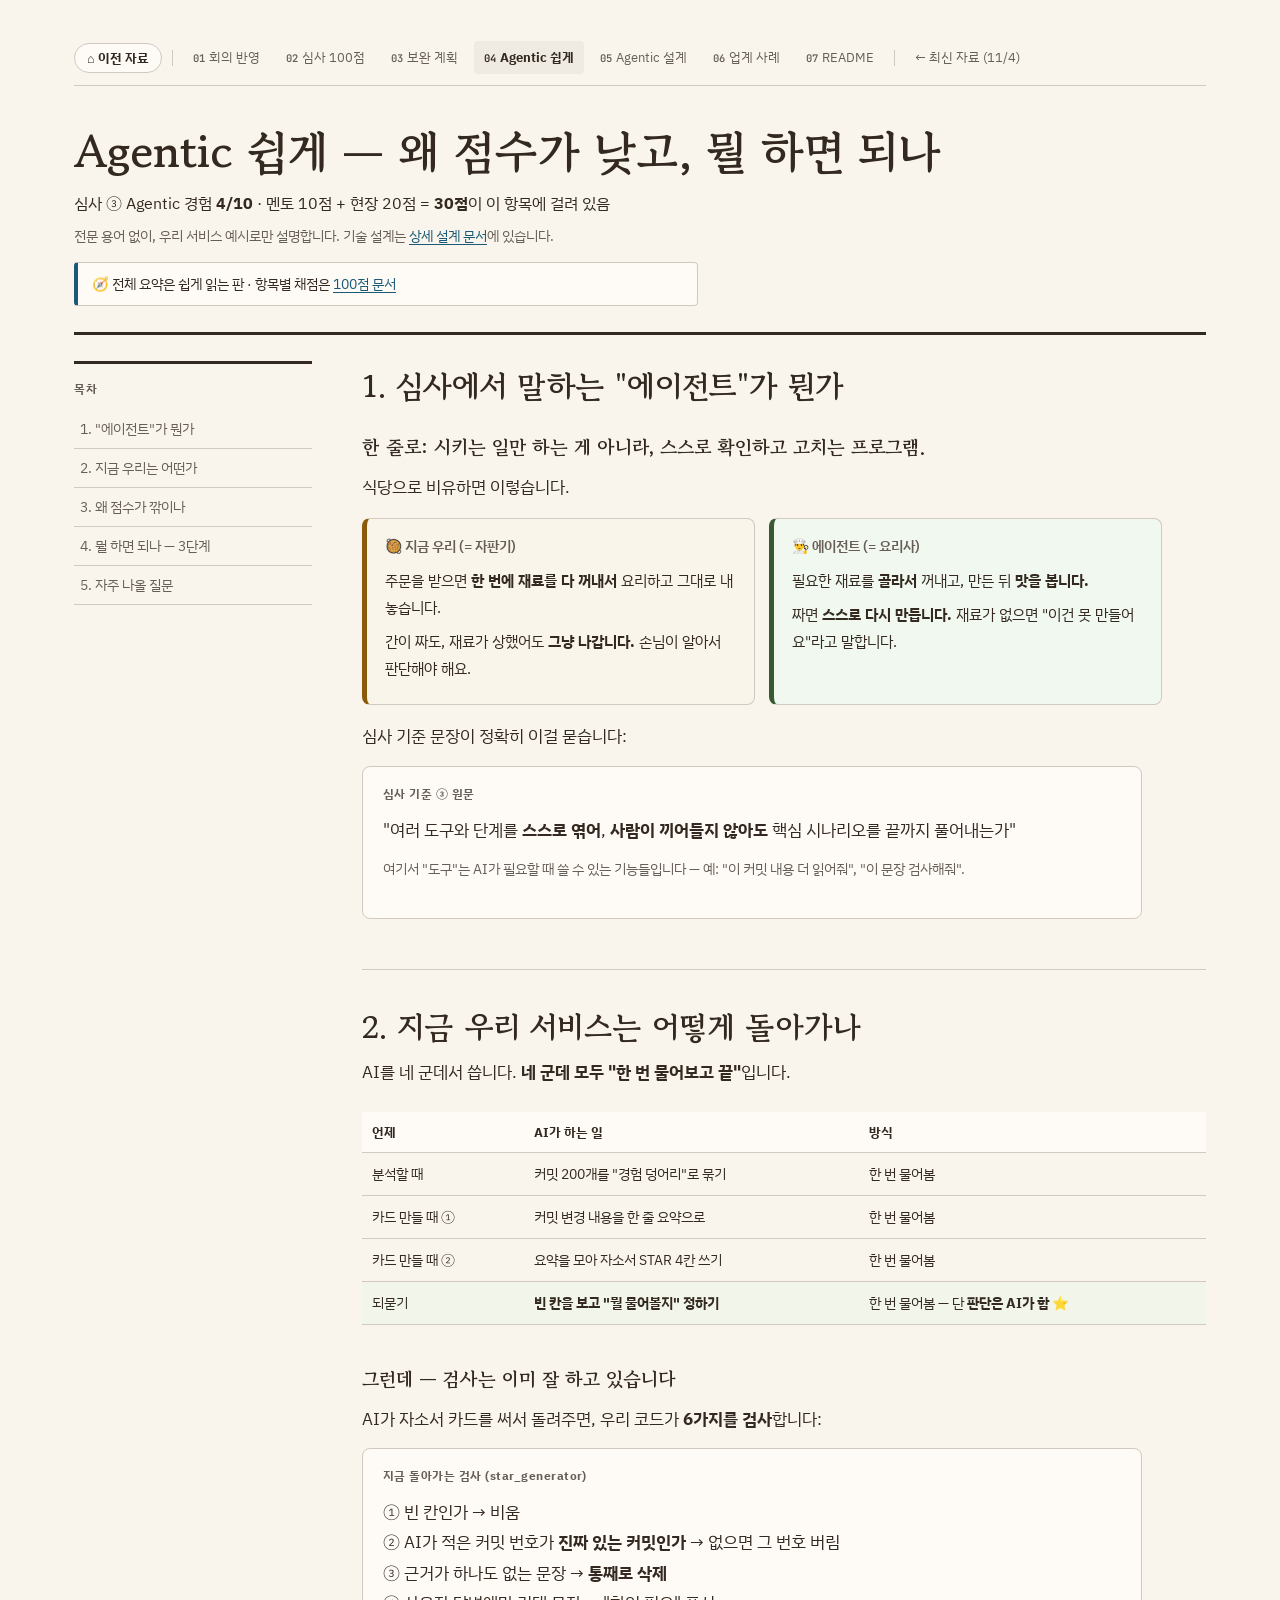
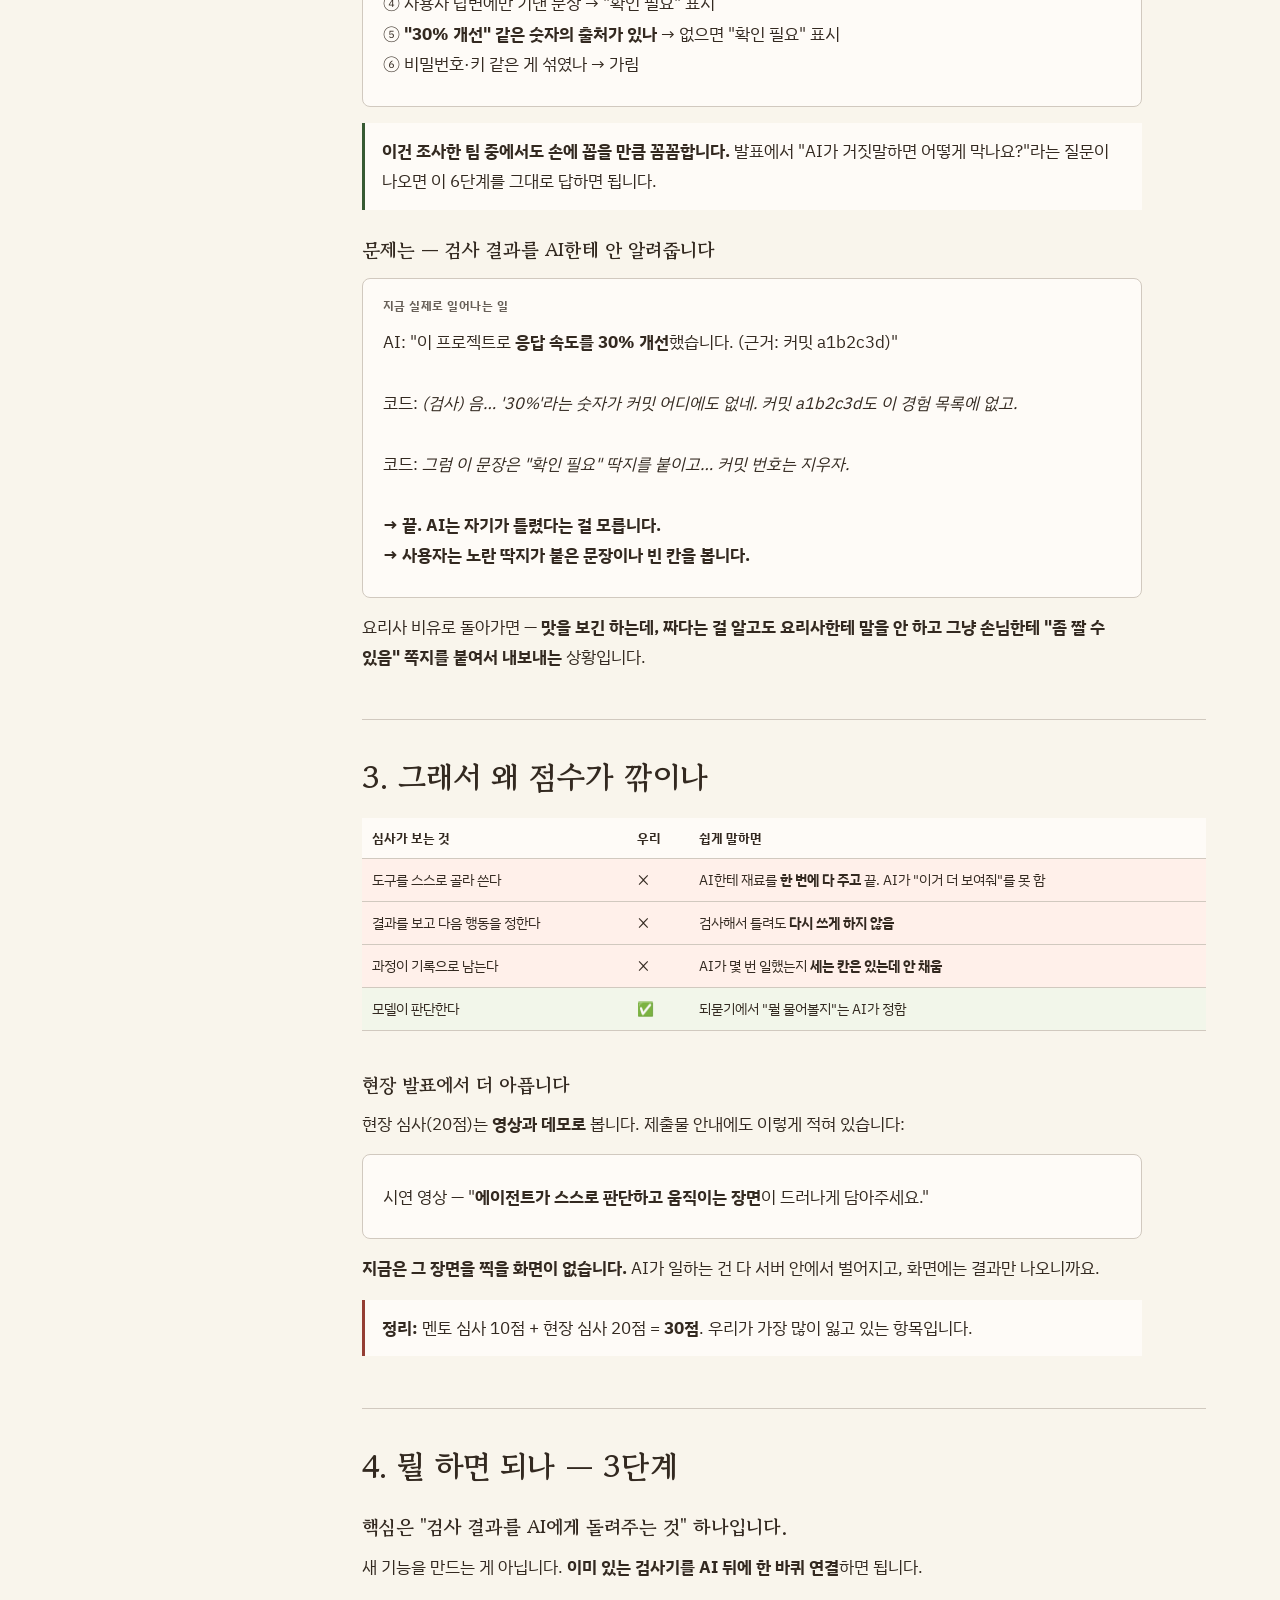
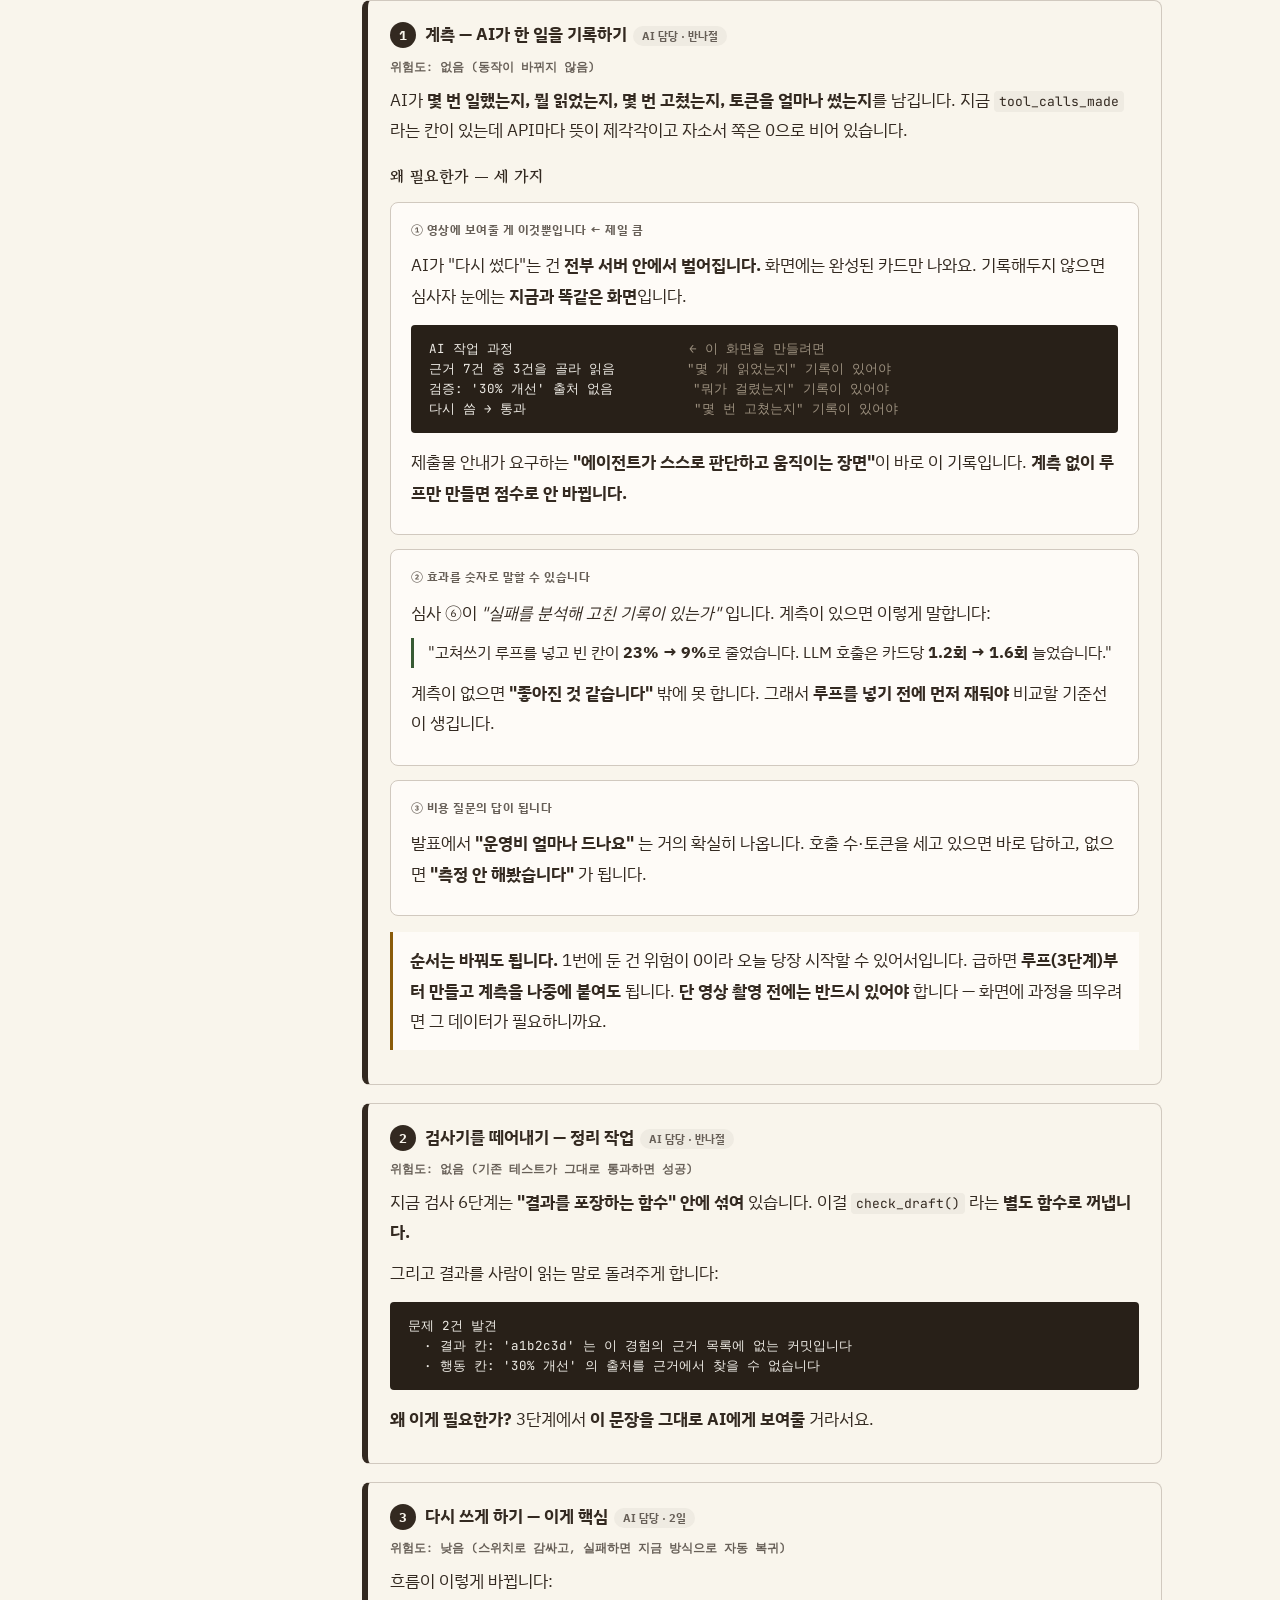
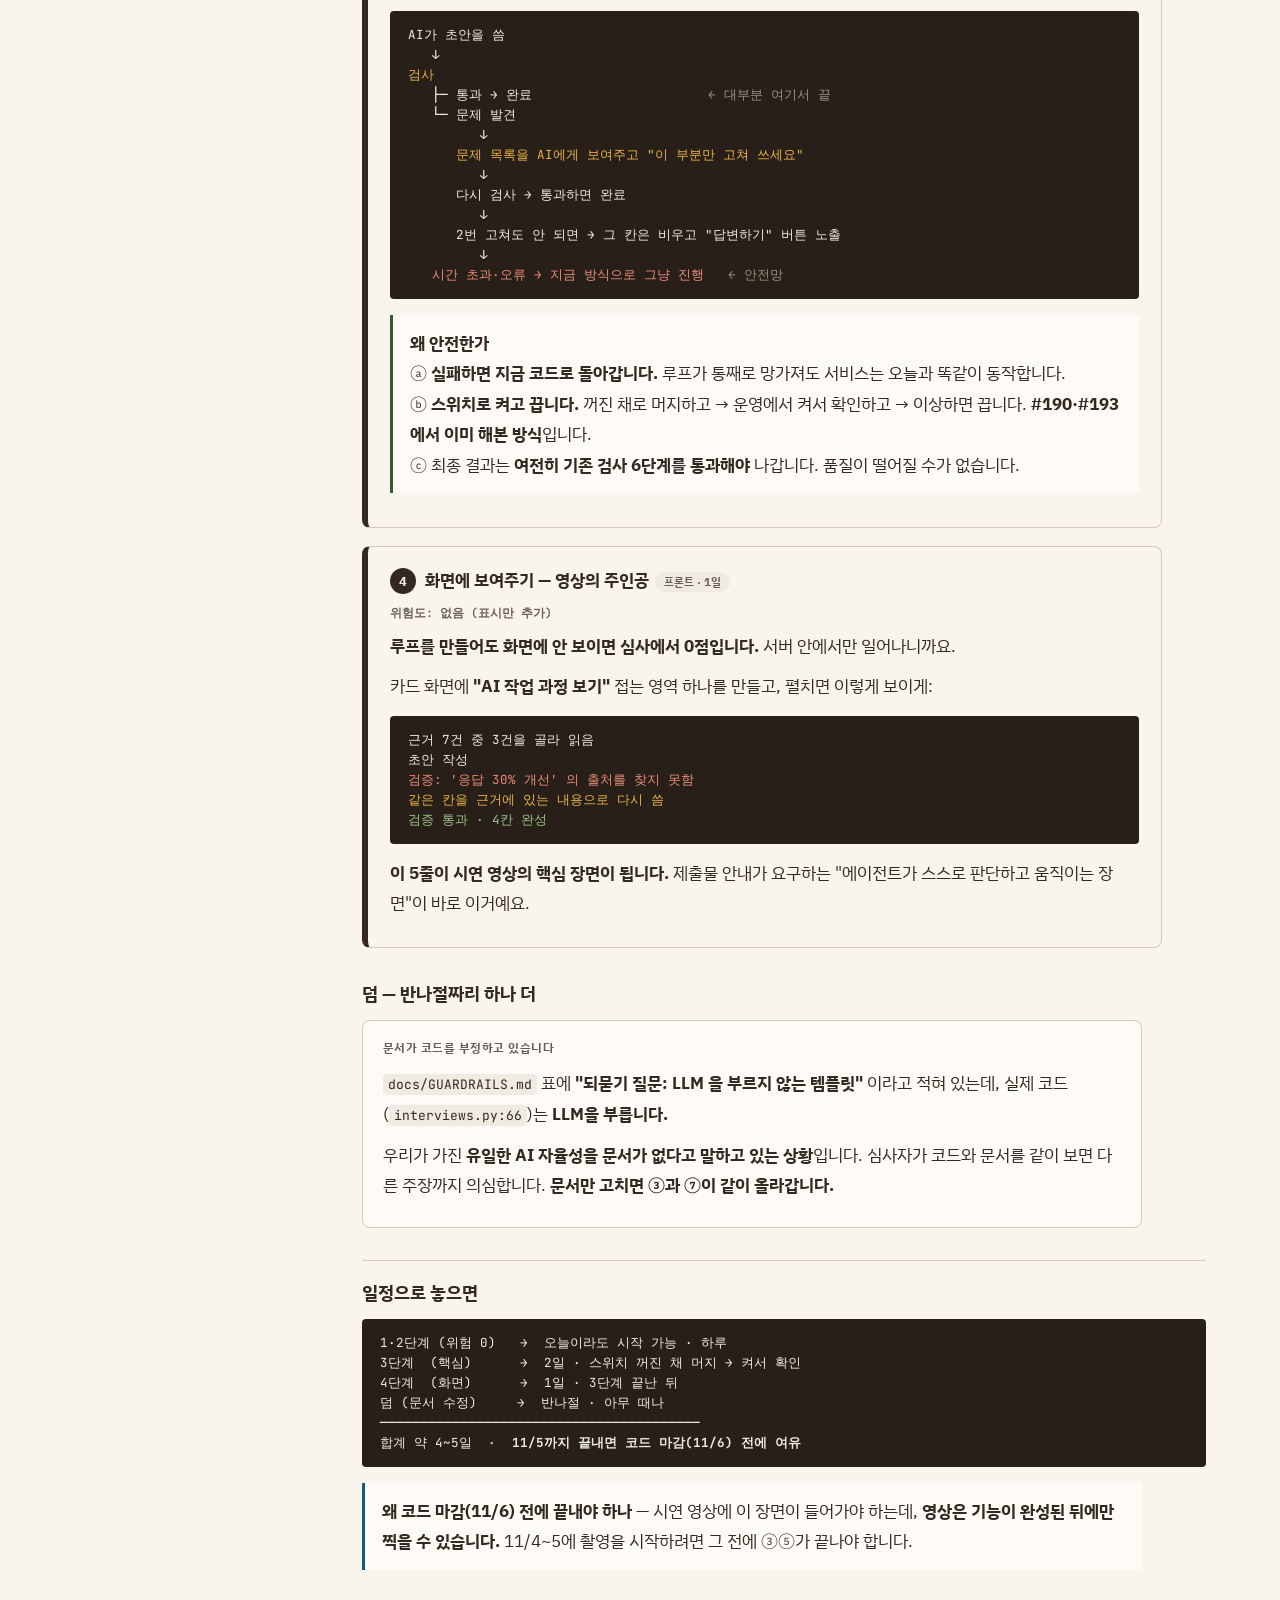
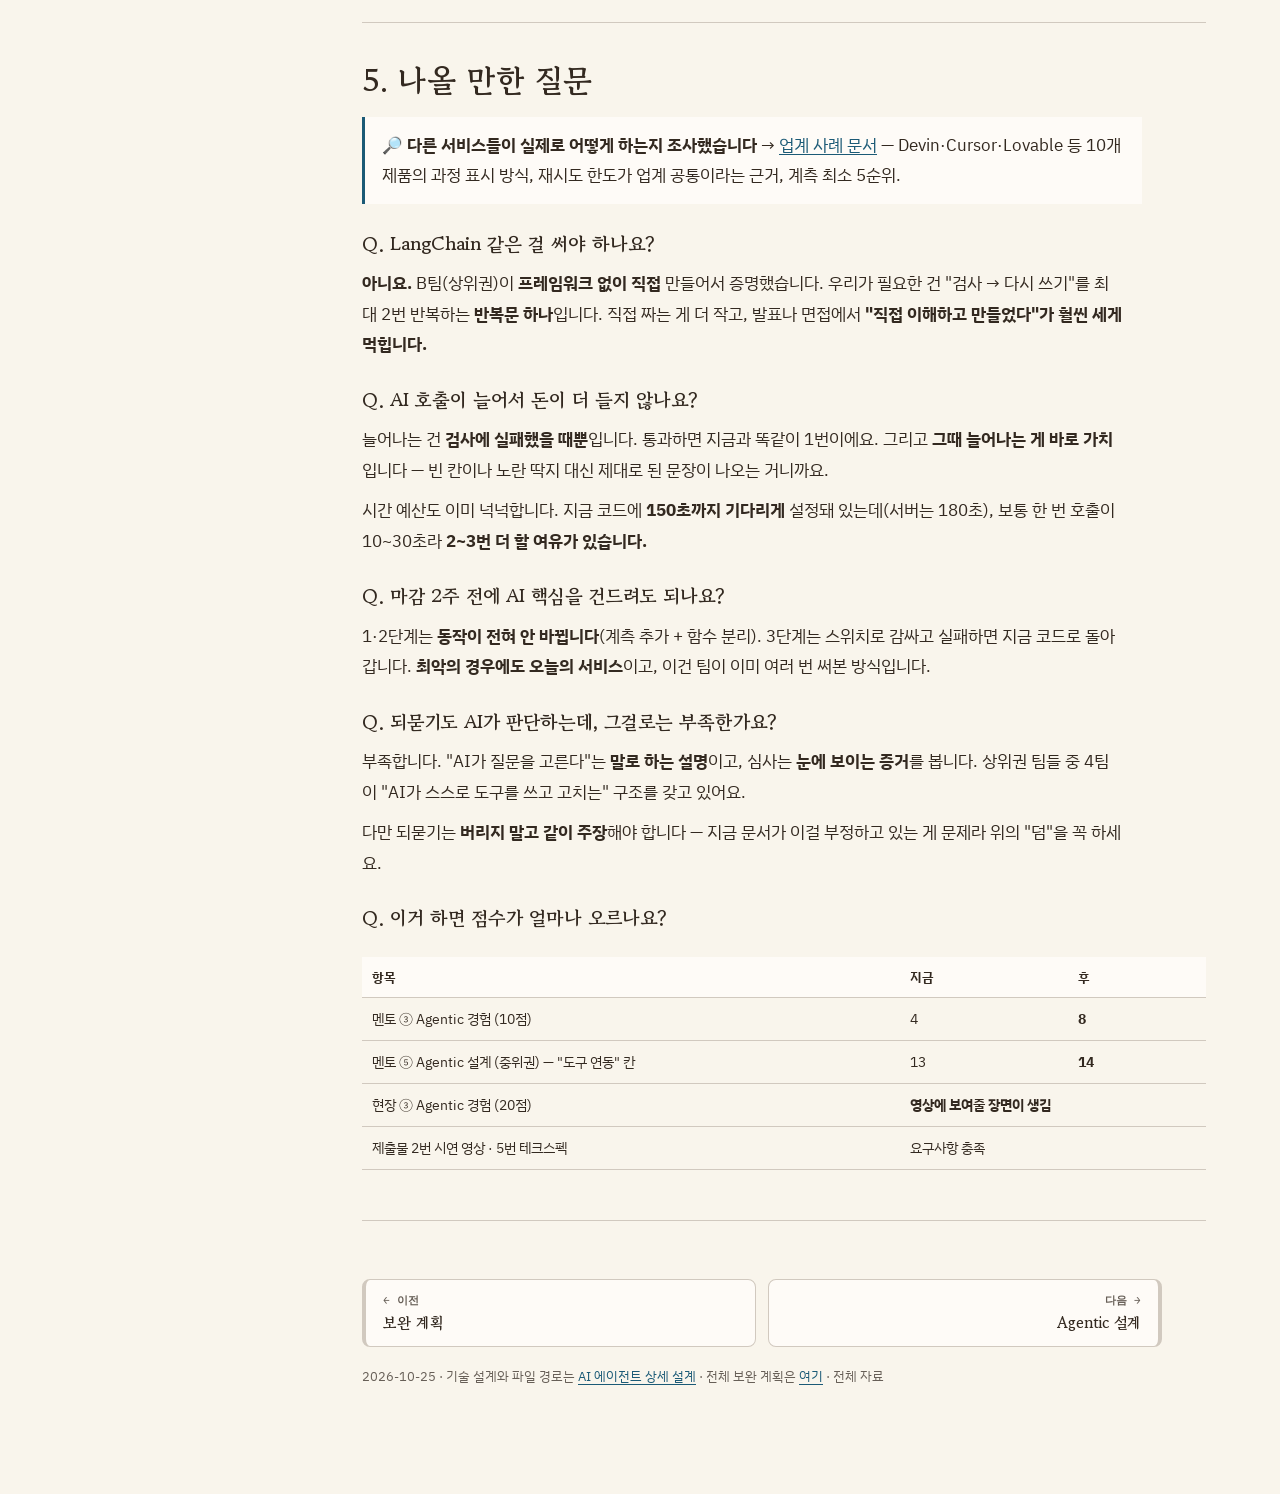
<file: agentic-easy.html>
<!doctype html>
<html lang="ko">
<head>
<meta charset="utf-8">
<meta name="viewport" content="width=device-width, initial-scale=1">
<title>Agentic 쉽게 — 왜 점수가 낮고 뭘 하면 되나</title>
<link rel="stylesheet" href="claude/tokens.css">
<link rel="stylesheet" href="claude/style.css">
<link rel="stylesheet" href="nav.css">
<style>
body{font-size:16.5px}
section p,section li{font-size:16.5px;line-height:1.85}
.q{font:700 19px/1.5 var(--font-display);margin:26px 0 10px;color:var(--color-ink)}
.ex{border:1px solid var(--color-rule);border-radius:var(--radius-md);padding:16px 20px;margin:14px 0;background:var(--color-surface);max-width:78ch}
.ex b.t{display:block;font-size:12px;letter-spacing:.04em;color:var(--color-muted);margin-bottom:8px}
.cmp{display:grid;grid-template-columns:1fr 1fr;gap:14px;margin:16px 0;max-width:80ch}
.cmp>div{border:1px solid var(--color-rule);border-radius:var(--radius-md);padding:15px 18px}
.cmp .a{border-left:5px solid var(--color-amber);background:oklch(97% 0.015 86)}
.cmp .b{border-left:5px solid var(--color-green);background:oklch(97% 0.015 142)}
.cmp h4{margin:0 0 9px;font-size:14px;border:0;padding:0}
.cmp p{font-size:14.5px;margin:7px 0}
@media(max-width:760px){.cmp{grid-template-columns:1fr}}
.todo{border:1px solid var(--color-rule);border-left:6px solid var(--color-ink);border-radius:var(--radius-md);padding:18px 22px;margin:18px 0;max-width:80ch}
.todo .n{display:inline-block;background:var(--color-ink);color:var(--color-paper);border-radius:50%;width:26px;height:26px;text-align:center;line-height:26px;font-size:13px;font-weight:700;margin-right:9px}
.todo h3{display:inline;border:0;padding:0;font-size:17px}
.todo .meta{font:600 11.5px var(--font-code);color:var(--color-muted);margin:10px 0 0}
.who{display:inline-block;font:700 11px var(--font-body);background:var(--color-code);color:var(--color-muted);padding:2px 9px;border-radius:999px;margin-left:6px}
</style>
</head>
<body>
<div class="wrap">

<nav class="docnav">
  <a class="home" href="before.html">⌂ 이전 자료</a>
  <span class="sep"></span>
  <a class="d" href="roadmap-1026.html"><span class="k">01</span>회의 반영</a>
  <a class="d" href="rubric-1025.html"><span class="k">02</span>심사 100점</a>
  <a class="d" href="improve-1025.html"><span class="k">03</span>보완 계획</a>
  <a class="d on" href="agentic-easy.html"><span class="k">04</span>Agentic 쉽게</a>
  <a class="d" href="agentic-1025.html"><span class="k">05</span>Agentic 설계</a>
  <a class="d" href="industry-1025.html"><span class="k">06</span>업계 사례</a>
  <a class="d" href="readme-1025.html"><span class="k">07</span>README</a>
  <span class="sep"></span>
  <a class="d" href="index.html">← 최신 자료 (11/4)</a>
</nav>

<header class="hero">
  <h1>Agentic 쉽게 — 왜 점수가 낮고, 뭘 하면 되나</h1>
  <p class="context">심사 ③ Agentic 경험 <b>4/10</b> · 멘토 10점 + 현장 20점 = <b>30점</b>이 이 항목에 걸려 있음</p>
  <p>전문 용어 없이, 우리 서비스 예시로만 설명합니다. 기술 설계는 <a href="agentic-1025.html">상세 설계 문서</a>에 있습니다.</p>
  <p class="owner">🧭 전체 요약은 쉽게 읽는 판 · 항목별 채점은 <a href="rubric-1025.html">100점 문서</a></p>
</header>

<nav class="toc">
  <b>목차</b>
  <a href="#s1">1. "에이전트"가 뭔가</a>
  <a href="#s2">2. 지금 우리는 어떤가</a>
  <a href="#s3">3. 왜 점수가 깎이나</a>
  <a href="#s4">4. 뭘 하면 되나 — 3단계</a>
  <a href="#s5">5. 자주 나올 질문</a>
</nav>

<section id="s1">
  <h2>1. 심사에서 말하는 "에이전트"가 뭔가</h2>

  <p class="q">한 줄로: 시키는 일만 하는 게 아니라, <b>스스로 확인하고 고치는</b> 프로그램.</p>

  <p>식당으로 비유하면 이렇습니다.</p>

  <div class="cmp">
    <div class="a"><h4>🥘 지금 우리 (= 자판기)</h4>
      <p>주문을 받으면 <b>한 번에 재료를 다 꺼내서</b> 요리하고 그대로 내놓습니다.</p>
      <p>간이 짜도, 재료가 상했어도 <b>그냥 나갑니다.</b> 손님이 알아서 판단해야 해요.</p>
    </div>
    <div class="b"><h4>👨‍🍳 에이전트 (= 요리사)</h4>
      <p>필요한 재료를 <b>골라서</b> 꺼내고, 만든 뒤 <b>맛을 봅니다.</b></p>
      <p>짜면 <b>스스로 다시 만듭니다.</b> 재료가 없으면 "이건 못 만들어요"라고 말합니다.</p>
    </div>
  </div>

  <p>심사 기준 문장이 정확히 이걸 묻습니다:</p>
  <div class="ex"><b class="t">심사 기준 ③ 원문</b>
  <p style="font-size:17px">"여러 도구와 단계를 <b>스스로 엮어</b>, <b>사람이 끼어들지 않아도</b> 핵심 시나리오를 끝까지 풀어내는가"</p>
  <p class="kicker">여기서 "도구"는 AI가 필요할 때 쓸 수 있는 기능들입니다 — 예: "이 커밋 내용 더 읽어줘", "이 문장 검사해줘".</p></div>
</section>

<section id="s2">
  <h2>2. 지금 우리 서비스는 어떻게 돌아가나</h2>

  <p>AI를 네 군데서 씁니다. <b>네 군데 모두 "한 번 물어보고 끝"</b>입니다.</p>

  <div class="tblw"><table>
    <tr><th>언제</th><th>AI가 하는 일</th><th>방식</th></tr>
    <tr><td>분석할 때</td><td>커밋 200개를 "경험 덩어리"로 묶기</td><td>한 번 물어봄</td></tr>
    <tr><td>카드 만들 때 ①</td><td>커밋 변경 내용을 한 줄 요약으로</td><td>한 번 물어봄</td></tr>
    <tr><td>카드 만들 때 ②</td><td>요약을 모아 자소서 STAR 4칸 쓰기</td><td>한 번 물어봄</td></tr>
    <tr class="good"><td>되묻기</td><td><b>빈 칸을 보고 "뭘 물어볼지" 정하기</b></td><td>한 번 물어봄 — 단 <b>판단은 AI가 함</b> ⭐</td></tr>
  </table></div>

  <p class="q">그런데 — 검사는 이미 잘 하고 있습니다</p>

  <p>AI가 자소서 카드를 써서 돌려주면, 우리 코드가 <b>6가지를 검사</b>합니다:</p>

  <div class="ex"><b class="t">지금 돌아가는 검사 (star_generator)</b>
  <p>① 빈 칸인가 → 비움<br>
  ② AI가 적은 커밋 번호가 <b>진짜 있는 커밋인가</b> → 없으면 그 번호 버림<br>
  ③ 근거가 하나도 없는 문장 → <b>통째로 삭제</b><br>
  ④ 사용자 답변에만 기댄 문장 → "확인 필요" 표시<br>
  ⑤ <b>"30% 개선" 같은 숫자의 출처가 있나</b> → 없으면 "확인 필요" 표시<br>
  ⑥ 비밀번호·키 같은 게 섞였나 → 가림</p></div>

  <div class="note g"><p><b>이건 조사한 팀 중에서도 손에 꼽을 만큼 꼼꼼합니다.</b> 발표에서 "AI가 거짓말하면 어떻게 막나요?"라는 질문이 나오면 이 6단계를 그대로 답하면 됩니다.</p></div>

  <p class="q">문제는 — <b>검사 결과를 AI한테 안 알려줍니다</b></p>

  <div class="ex"><b class="t">지금 실제로 일어나는 일</b>
  <p>AI: "이 프로젝트로 <b>응답 속도를 30% 개선</b>했습니다. (근거: 커밋 a1b2c3d)"<br><br>
  코드: <i>(검사) 음… '30%'라는 숫자가 커밋 어디에도 없네. 커밋 a1b2c3d도 이 경험 목록에 없고.</i><br><br>
  코드: <i>그럼 이 문장은 "확인 필요" 딱지를 붙이고… 커밋 번호는 지우자.</i><br><br>
  <b>→ 끝. AI는 자기가 틀렸다는 걸 모릅니다.</b><br>
  <b>→ 사용자는 노란 딱지가 붙은 문장이나 빈 칸을 봅니다.</b></p></div>

  <p>요리사 비유로 돌아가면 — <b>맛을 보긴 하는데, 짜다는 걸 알고도 요리사한테 말을 안 하고 그냥 손님한테 "좀 짤 수 있음" 쪽지를 붙여서 내보내는</b> 상황입니다.</p>
</section>

<section id="s3">
  <h2>3. 그래서 왜 점수가 깎이나</h2>

  <div class="tblw"><table>
    <tr><th>심사가 보는 것</th><th>우리</th><th>쉽게 말하면</th></tr>
    <tr class="bad"><td>도구를 스스로 골라 쓴다</td><td>❌</td><td>AI한테 재료를 <b>한 번에 다 주고</b> 끝. AI가 "이거 더 보여줘"를 못 함</td></tr>
    <tr class="bad"><td>결과를 보고 다음 행동을 정한다</td><td>❌</td><td>검사해서 틀려도 <b>다시 쓰게 하지 않음</b></td></tr>
    <tr class="bad"><td>과정이 기록으로 남는다</td><td>❌</td><td>AI가 몇 번 일했는지 <b>세는 칸은 있는데 안 채움</b></td></tr>
    <tr class="good"><td>모델이 판단한다</td><td>✅</td><td>되묻기에서 "뭘 물어볼지"는 AI가 정함</td></tr>
  </table></div>

  <p class="q">현장 발표에서 더 아픕니다</p>

  <p>현장 심사(20점)는 <b>영상과 데모로</b> 봅니다. 제출물 안내에도 이렇게 적혀 있습니다:</p>
  <div class="ex"><p style="font-size:17px">시연 영상 — "<b>에이전트가 스스로 판단하고 움직이는 장면</b>이 드러나게 담아주세요."</p></div>
  <p><b>지금은 그 장면을 찍을 화면이 없습니다.</b> AI가 일하는 건 다 서버 안에서 벌어지고, 화면에는 결과만 나오니까요.</p>

  <div class="note r"><p><b>정리:</b> 멘토 심사 10점 + 현장 심사 20점 = <b>30점</b>. 우리가 가장 많이 잃고 있는 항목입니다.</p></div>
</section>

<section id="s4">
  <h2>4. 뭘 하면 되나 — 3단계</h2>

  <p class="q">핵심은 <b>"검사 결과를 AI에게 돌려주는 것"</b> 하나입니다.</p>
  <p>새 기능을 만드는 게 아닙니다. <b>이미 있는 검사기를 AI 뒤에 한 바퀴 연결</b>하면 됩니다.</p>

  <div class="todo">
    <span class="n">1</span><h3>계측 — AI가 한 일을 기록하기</h3><span class="who">AI 담당 · 반나절</span>
    <p class="meta">위험도: 없음 (동작이 바뀌지 않음)</p>
    <p>AI가 <b>몇 번 일했는지, 뭘 읽었는지, 몇 번 고쳤는지, 토큰을 얼마나 썼는지</b>를 남깁니다. 지금 <code>tool_calls_made</code> 라는 칸이 있는데 API마다 뜻이 제각각이고 자소서 쪽은 0으로 비어 있습니다.</p>

    <p class="q" style="font-size:16px;margin:18px 0 8px">왜 필요한가 — 세 가지</p>

    <div class="ex"><b class="t">① 영상에 보여줄 게 이것뿐입니다 ← 제일 큼</b>
    <p>AI가 "다시 썼다"는 건 <b>전부 서버 안에서 벌어집니다.</b> 화면에는 완성된 카드만 나와요. 기록해두지 않으면 심사자 눈에는 <b>지금과 똑같은 화면</b>입니다.</p>
    <pre>AI 작업 과정                      <span class="c">← 이 화면을 만들려면</span>
근거 7건 중 3건을 골라 읽음         <span class="c">"몇 개 읽었는지" 기록이 있어야</span>
검증: '30% 개선' 출처 없음          <span class="c">"뭐가 걸렸는지" 기록이 있어야</span>
다시 씀 → 통과                     <span class="c">"몇 번 고쳤는지" 기록이 있어야</span></pre>
    <p>제출물 안내가 요구하는 <b>"에이전트가 스스로 판단하고 움직이는 장면"</b>이 바로 이 기록입니다. <b>계측 없이 루프만 만들면 점수로 안 바뀝니다.</b></p></div>

    <div class="ex"><b class="t">② 효과를 숫자로 말할 수 있습니다</b>
    <p>심사 ⑥이 <i>"실패를 분석해 고친 기록이 있는가"</i> 입니다. 계측이 있으면 이렇게 말합니다:</p>
    <p style="font-size:16px;padding-left:14px;border-left:3px solid var(--color-green)">"고쳐쓰기 루프를 넣고 빈 칸이 <b>23% → 9%</b>로 줄었습니다. LLM 호출은 카드당 <b>1.2회 → 1.6회</b> 늘었습니다."</p>
    <p>계측이 없으면 <b>"좋아진 것 같습니다"</b> 밖에 못 합니다. 그래서 <b>루프를 넣기 전에 먼저 재둬야</b> 비교할 기준선이 생깁니다.</p></div>

    <div class="ex"><b class="t">③ 비용 질문의 답이 됩니다</b>
    <p>발표에서 <b>"운영비 얼마나 드나요"</b> 는 거의 확실히 나옵니다. 호출 수·토큰을 세고 있으면 바로 답하고, 없으면 <b>"측정 안 해봤습니다"</b> 가 됩니다.</p></div>

    <div class="note"><p><b>순서는 바꿔도 됩니다.</b> 1번에 둔 건 위험이 0이라 오늘 당장 시작할 수 있어서입니다. 급하면 <b>루프(3단계)부터 만들고 계측을 나중에 붙여도</b> 됩니다. <b>단 영상 촬영 전에는 반드시 있어야</b> 합니다 — 화면에 과정을 띄우려면 그 데이터가 필요하니까요.</p></div>
  </div>

  <div class="todo">
    <span class="n">2</span><h3>검사기를 떼어내기 — 정리 작업</h3><span class="who">AI 담당 · 반나절</span>
    <p class="meta">위험도: 없음 (기존 테스트가 그대로 통과하면 성공)</p>
    <p>지금 검사 6단계는 <b>"결과를 포장하는 함수" 안에 섞여</b> 있습니다. 이걸 <code>check_draft()</code> 라는 <b>별도 함수로 꺼냅니다.</b></p>
    <p>그리고 결과를 사람이 읽는 말로 돌려주게 합니다:</p>
    <pre>문제 2건 발견
  · 결과 칸: 'a1b2c3d' 는 이 경험의 근거 목록에 없는 커밋입니다
  · 행동 칸: '30% 개선' 의 출처를 근거에서 찾을 수 없습니다</pre>
    <p><b>왜 이게 필요한가?</b> 3단계에서 <b>이 문장을 그대로 AI에게 보여줄</b> 거라서요.</p>
  </div>

  <div class="todo">
    <span class="n">3</span><h3>다시 쓰게 하기 — 이게 핵심</h3><span class="who">AI 담당 · 2일</span>
    <p class="meta">위험도: 낮음 (스위치로 감싸고, 실패하면 지금 방식으로 자동 복귀)</p>
    <p>흐름이 이렇게 바뀝니다:</p>
    <pre>AI가 초안을 씀
   ↓
<span class="hi">검사</span>
   ├─ 통과 → 완료                      <span class="c">← 대부분 여기서 끝</span>
   └─ 문제 발견
         ↓
      <span class="hi">문제 목록을 AI에게 보여주고 "이 부분만 고쳐 쓰세요"</span>
         ↓
      다시 검사 → 통과하면 완료
         ↓
      2번 고쳐도 안 되면 → 그 칸은 비우고 "답변하기" 버튼 노출
         ↓
   <span class="bad">시간 초과·오류 → 지금 방식으로 그냥 진행</span>   <span class="c">← 안전망</span></pre>

    <div class="note g"><p><b>왜 안전한가</b><br>
    ⓐ <b>실패하면 지금 코드로 돌아갑니다.</b> 루프가 통째로 망가져도 서비스는 오늘과 똑같이 동작합니다.<br>
    ⓑ <b>스위치로 켜고 끕니다.</b> 꺼진 채로 머지하고 → 운영에서 켜서 확인하고 → 이상하면 끕니다. <b>#190·#193에서 이미 해본 방식</b>입니다.<br>
    ⓒ 최종 결과는 <b>여전히 기존 검사 6단계를 통과해야</b> 나갑니다. 품질이 떨어질 수가 없습니다.</p></div>
  </div>

  <div class="todo">
    <span class="n">4</span><h3>화면에 보여주기 — 영상의 주인공</h3><span class="who">프론트 · 1일</span>
    <p class="meta">위험도: 없음 (표시만 추가)</p>
    <p><b>루프를 만들어도 화면에 안 보이면 심사에서 0점입니다.</b> 서버 안에서만 일어나니까요.</p>
    <p>카드 화면에 <b>"AI 작업 과정 보기"</b> 접는 영역 하나를 만들고, 펼치면 이렇게 보이게:</p>
    <pre>근거 7건 중 3건을 골라 읽음
초안 작성
<span class="bad">검증: '응답 30% 개선' 의 출처를 찾지 못함</span>
<span class="hi">같은 칸을 근거에 있는 내용으로 다시 씀</span>
<span class="ok">검증 통과 · 4칸 완성</span></pre>
    <p><b>이 5줄이 시연 영상의 핵심 장면이 됩니다.</b> 제출물 안내가 요구하는 "에이전트가 스스로 판단하고 움직이는 장면"이 바로 이거예요.</p>
  </div>

  <h3>덤 — 반나절짜리 하나 더</h3>
  <div class="ex"><b class="t">문서가 코드를 부정하고 있습니다</b>
  <p><code>docs/GUARDRAILS.md</code> 표에 <b>"되묻기 질문: LLM 을 부르지 않는 템플릿"</b> 이라고 적혀 있는데, 실제 코드(<code>interviews.py:66</code>)는 <b>LLM을 부릅니다.</b></p>
  <p>우리가 가진 <b>유일한 AI 자율성을 문서가 없다고 말하고 있는 상황</b>입니다. 심사자가 코드와 문서를 같이 보면 다른 주장까지 의심합니다. <b>문서만 고치면 ③과 ⑦이 같이 올라갑니다.</b></p></div>

  <h3>일정으로 놓으면</h3>
  <pre>1·2단계 (위험 0)   →  오늘이라도 시작 가능 · 하루
3단계  (핵심)      →  2일 · 스위치 꺼진 채 머지 → 켜서 확인
4단계  (화면)      →  1일 · 3단계 끝난 뒤
덤 (문서 수정)     →  반나절 · 아무 때나
────────────────────────────────────────
합계 약 4~5일  ·  <b>11/5까지 끝내면 코드 마감(11/6) 전에 여유</b></pre>

  <div class="note b"><p><b>왜 코드 마감(11/6) 전에 끝내야 하나</b> — 시연 영상에 이 장면이 들어가야 하는데, <b>영상은 기능이 완성된 뒤에만 찍을 수 있습니다.</b> 11/4~5에 촬영을 시작하려면 그 전에 ③⑤가 끝나야 합니다.</p></div>
</section>

<section id="s5">
  <h2>5. 나올 만한 질문</h2>

  <div class="note b"><p>🔎 <b>다른 서비스들이 실제로 어떻게 하는지 조사했습니다</b> → <a href="industry-1025.html">업계 사례 문서</a> — Devin·Cursor·Lovable 등 10개 제품의 과정 표시 방식, 재시도 한도가 업계 공통이라는 근거, 계측 최소 5순위.</p></div>

  <p class="q">Q. LangChain 같은 걸 써야 하나요?</p>
  <p><b>아니요.</b> B팀(상위권)이 <b>프레임워크 없이 직접</b> 만들어서 증명했습니다. 우리가 필요한 건 "검사 → 다시 쓰기"를 최대 2번 반복하는 <b>반복문 하나</b>입니다. 직접 짜는 게 더 작고, 발표나 면접에서 <b>"직접 이해하고 만들었다"가 훨씬 세게 먹힙니다.</b></p>

  <p class="q">Q. AI 호출이 늘어서 돈이 더 들지 않나요?</p>
  <p>늘어나는 건 <b>검사에 실패했을 때뿐</b>입니다. 통과하면 지금과 똑같이 1번이에요. 그리고 <b>그때 늘어나는 게 바로 가치</b>입니다 — 빈 칸이나 노란 딱지 대신 제대로 된 문장이 나오는 거니까요.</p>
  <p>시간 예산도 이미 넉넉합니다. 지금 코드에 <b>150초까지 기다리게</b> 설정돼 있는데(서버는 180초), 보통 한 번 호출이 10~30초라 <b>2~3번 더 할 여유가 있습니다.</b></p>

  <p class="q">Q. 마감 2주 전에 AI 핵심을 건드려도 되나요?</p>
  <p>1·2단계는 <b>동작이 전혀 안 바뀝니다</b>(계측 추가 + 함수 분리). 3단계는 스위치로 감싸고 실패하면 지금 코드로 돌아갑니다. <b>최악의 경우에도 오늘의 서비스</b>이고, 이건 팀이 이미 여러 번 써본 방식입니다.</p>

  <p class="q">Q. 되묻기도 AI가 판단하는데, 그걸로는 부족한가요?</p>
  <p>부족합니다. "AI가 질문을 고른다"는 <b>말로 하는 설명</b>이고, 심사는 <b>눈에 보이는 증거</b>를 봅니다. 상위권 팀들 중 4팀이 "AI가 스스로 도구를 쓰고 고치는" 구조를 갖고 있어요.</p>
  <p>다만 되묻기는 <b>버리지 말고 같이 주장</b>해야 합니다 — 지금 문서가 이걸 부정하고 있는 게 문제라 위의 "덤"을 꼭 하세요.</p>

  <p class="q">Q. 이거 하면 점수가 얼마나 오르나요?</p>
  <div class="tblw"><table>
    <tr><th>항목</th><th>지금</th><th>후</th></tr>
    <tr><td>멘토 ③ Agentic 경험 (10점)</td><td>4</td><td><b>8</b></td></tr>
    <tr><td>멘토 ⑤ Agentic 설계 (중위권) — "도구 연동" 칸</td><td>13</td><td><b>14</b></td></tr>
    <tr><td>현장 ③ Agentic 경험 (20점)</td><td colspan="2"><b>영상에 보여줄 장면이 생김</b></td></tr>
    <tr><td>제출물 2번 시연 영상 · 5번 테크스펙</td><td colspan="2">요구사항 충족</td></tr>
  </table></div>
</section>


<nav class="pager">
  <a class="prev" href="improve-1025.html"><span class="lbl">← 이전</span><span class="ttl">보완 계획</span></a>
  <a class="next" href="agentic-1025.html"><span class="lbl">다음 →</span><span class="ttl">Agentic 설계</span></a>
</nav>

<p class="foot">2026-10-25 · 기술 설계와 파일 경로는 <a href="agentic-1025.html">AI 에이전트 상세 설계</a> · 전체 보완 계획은 <a href="improve-1025.html">여기</a> · 전체 자료</p>
</div>
</body>
</html>
</file>
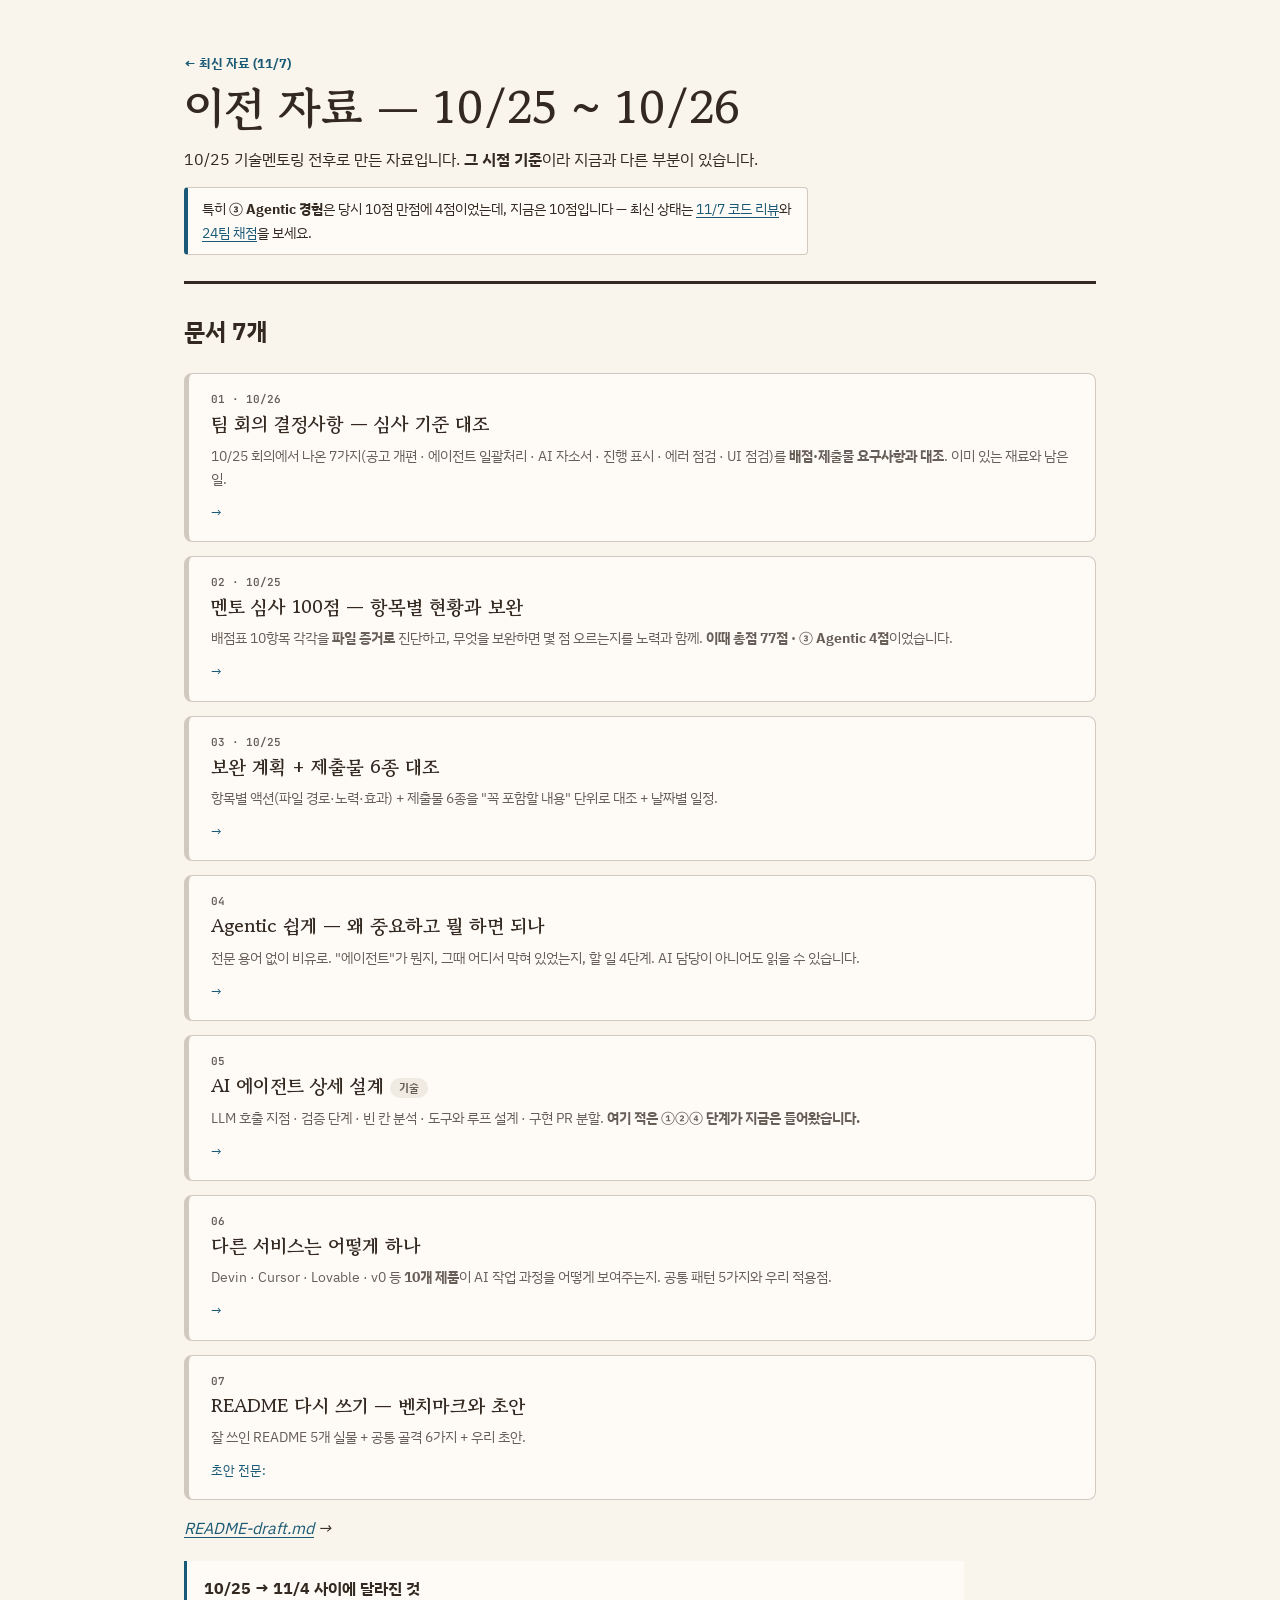
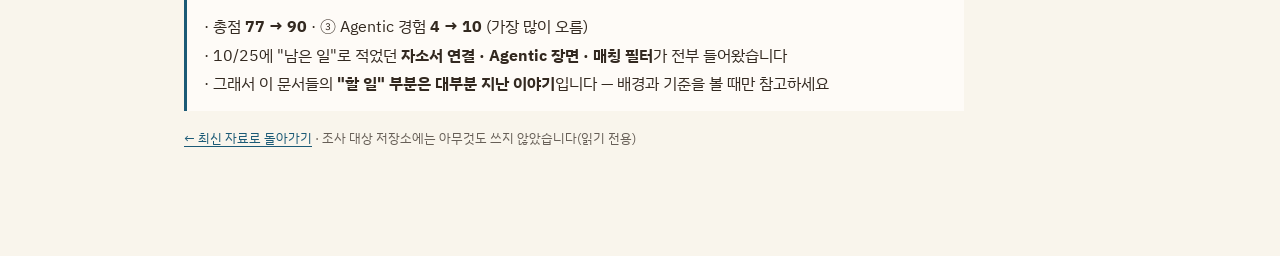
<file: before.html>
<!doctype html>
<html lang="ko">
<head>
<meta charset="utf-8">
<meta name="viewport" content="width=device-width, initial-scale=1">
<title>이전 자료 (10/25~26) — Gitory</title>
<link rel="stylesheet" href="claude/tokens.css">
<link rel="stylesheet" href="claude/style.css">
<link rel="stylesheet" href="nav.css">
<style>
.wrap{display:block;max-width:960px}
.cards{display:grid;gap:14px;margin:18px 0}
a.card{display:block;text-decoration:none;color:inherit;border:1px solid var(--color-rule);
  border-left:5px solid var(--color-rule);border-radius:var(--radius-md);padding:18px 22px;
  background:var(--color-surface);transition:border-color var(--dur-fast) var(--ease-out)}
a.card:hover{border-left-color:var(--color-ink)}
a.card .n{font:600 11px var(--font-code);color:var(--color-muted);display:block;margin-bottom:5px}
a.card strong{display:block;font:700 19px/1.4 var(--font-display);margin-bottom:7px;color:var(--color-ink)}
a.card small{display:block;color:var(--color-muted);font-size:13.5px;line-height:1.7}
a.card em{display:block;margin-top:10px;font-style:normal;font-size:12.5px;color:var(--color-blue)}
.back{display:inline-block;margin:0 0 6px;font:700 13px var(--font-body);color:var(--color-blue);text-decoration:none}
.back:hover{color:var(--color-red)}
</style>
</head>
<body>
<div class="wrap">

<header class="hero">
  <a class="back" href="index.html">← 최신 자료 (11/7)</a>
  <h1>이전 자료 — 10/25 ~ 10/26</h1>
  <p class="context">10/25 기술멘토링 전후로 만든 자료입니다. <b>그 시점 기준</b>이라 지금과 다른 부분이 있습니다.</p>
  <p class="owner">특히 <b>③ Agentic 경험</b>은 당시 10점 만점에 4점이었는데, 지금은 10점입니다 —
  최신 상태는 <a href="review-1107.html">11/7 코드 리뷰</a>와 <a href="teams-1104.html">24팀 채점</a>을 보세요.</p>
</header>

<h2>문서 7개</h2>

<div class="cards">
  <a class="card" href="roadmap-1026.html">
    <span class="n">01 · 10/26</span>
    <strong>팀 회의 결정사항 — 심사 기준 대조</strong>
    <small>10/25 회의에서 나온 7가지(공고 개편 · 에이전트 일괄처리 · AI 자소서 · 진행 표시 · 에러 점검 · UI 점검)를 <b>배점·제출물 요구사항과 대조</b>. 이미 있는 재료와 남은 일.</small>
    <em>→</em>
  </a>

  <a class="card" href="rubric-1025.html">
    <span class="n">02 · 10/25</span>
    <strong>멘토 심사 100점 — 항목별 현황과 보완</strong>
    <small>배점표 10항목 각각을 <b>파일 증거로</b> 진단하고, 무엇을 보완하면 몇 점 오르는지를 노력과 함께.
    <b>이때 총점 77점 · ③ Agentic 4점</b>이었습니다.</small>
    <em>→</em>
  </a>

  <a class="card" href="improve-1025.html">
    <span class="n">03 · 10/25</span>
    <strong>보완 계획 + 제출물 6종 대조</strong>
    <small>항목별 액션(파일 경로·노력·효과) + 제출물 6종을 "꼭 포함할 내용" 단위로 대조 + 날짜별 일정.</small>
    <em>→</em>
  </a>

  <a class="card" href="agentic-easy.html">
    <span class="n">04</span>
    <strong>Agentic 쉽게 — 왜 중요하고 뭘 하면 되나</strong>
    <small>전문 용어 없이 비유로. "에이전트"가 뭔지, 그때 어디서 막혀 있었는지, 할 일 4단계. AI 담당이 아니어도 읽을 수 있습니다.</small>
    <em>→</em>
  </a>

  <a class="card" href="agentic-1025.html">
    <span class="n">05</span>
    <strong>AI 에이전트 상세 설계 <span class="tag t-lo">기술</span></strong>
    <small>LLM 호출 지점 · 검증 단계 · 빈 칸 분석 · 도구와 루프 설계 · 구현 PR 분할.
    <b>여기 적은 ①②④ 단계가 지금은 들어왔습니다.</b></small>
    <em>→</em>
  </a>

  <a class="card" href="industry-1025.html">
    <span class="n">06</span>
    <strong>다른 서비스는 어떻게 하나</strong>
    <small>Devin · Cursor · Lovable · v0 등 <b>10개 제품</b>이 AI 작업 과정을 어떻게 보여주는지. 공통 패턴 5가지와 우리 적용점.</small>
    <em>→</em>
  </a>

  <a class="card" href="readme-1025.html">
    <span class="n">07</span>
    <strong>README 다시 쓰기 — 벤치마크와 초안</strong>
    <small>잘 쓰인 README 5개 실물 + 공통 골격 6가지 + 우리 초안.</small>
    <em>초안 전문: <a href="README-draft.md">README-draft.md</a> →</em>
  </a>
</div>

<div class="note b">
  <p><b>10/25 → 11/4 사이에 달라진 것</b></p>
  <p>· 총점 <b>77 → 90</b> · ③ Agentic 경험 <b>4 → 10</b> (가장 많이 오름)<br>
  · 10/25에 "남은 일"로 적었던 <b>자소서 연결 · Agentic 장면 · 매칭 필터</b>가 전부 들어왔습니다<br>
  · 그래서 이 문서들의 <b>"할 일" 부분은 대부분 지난 이야기</b>입니다 — 배경과 기준을 볼 때만 참고하세요</p>
</div>

<p class="foot"><a href="index.html">← 최신 자료로 돌아가기</a> · 조사 대상 저장소에는 아무것도 쓰지 않았습니다(읽기 전용)</p>
</div>
</body>
</html>
</file>
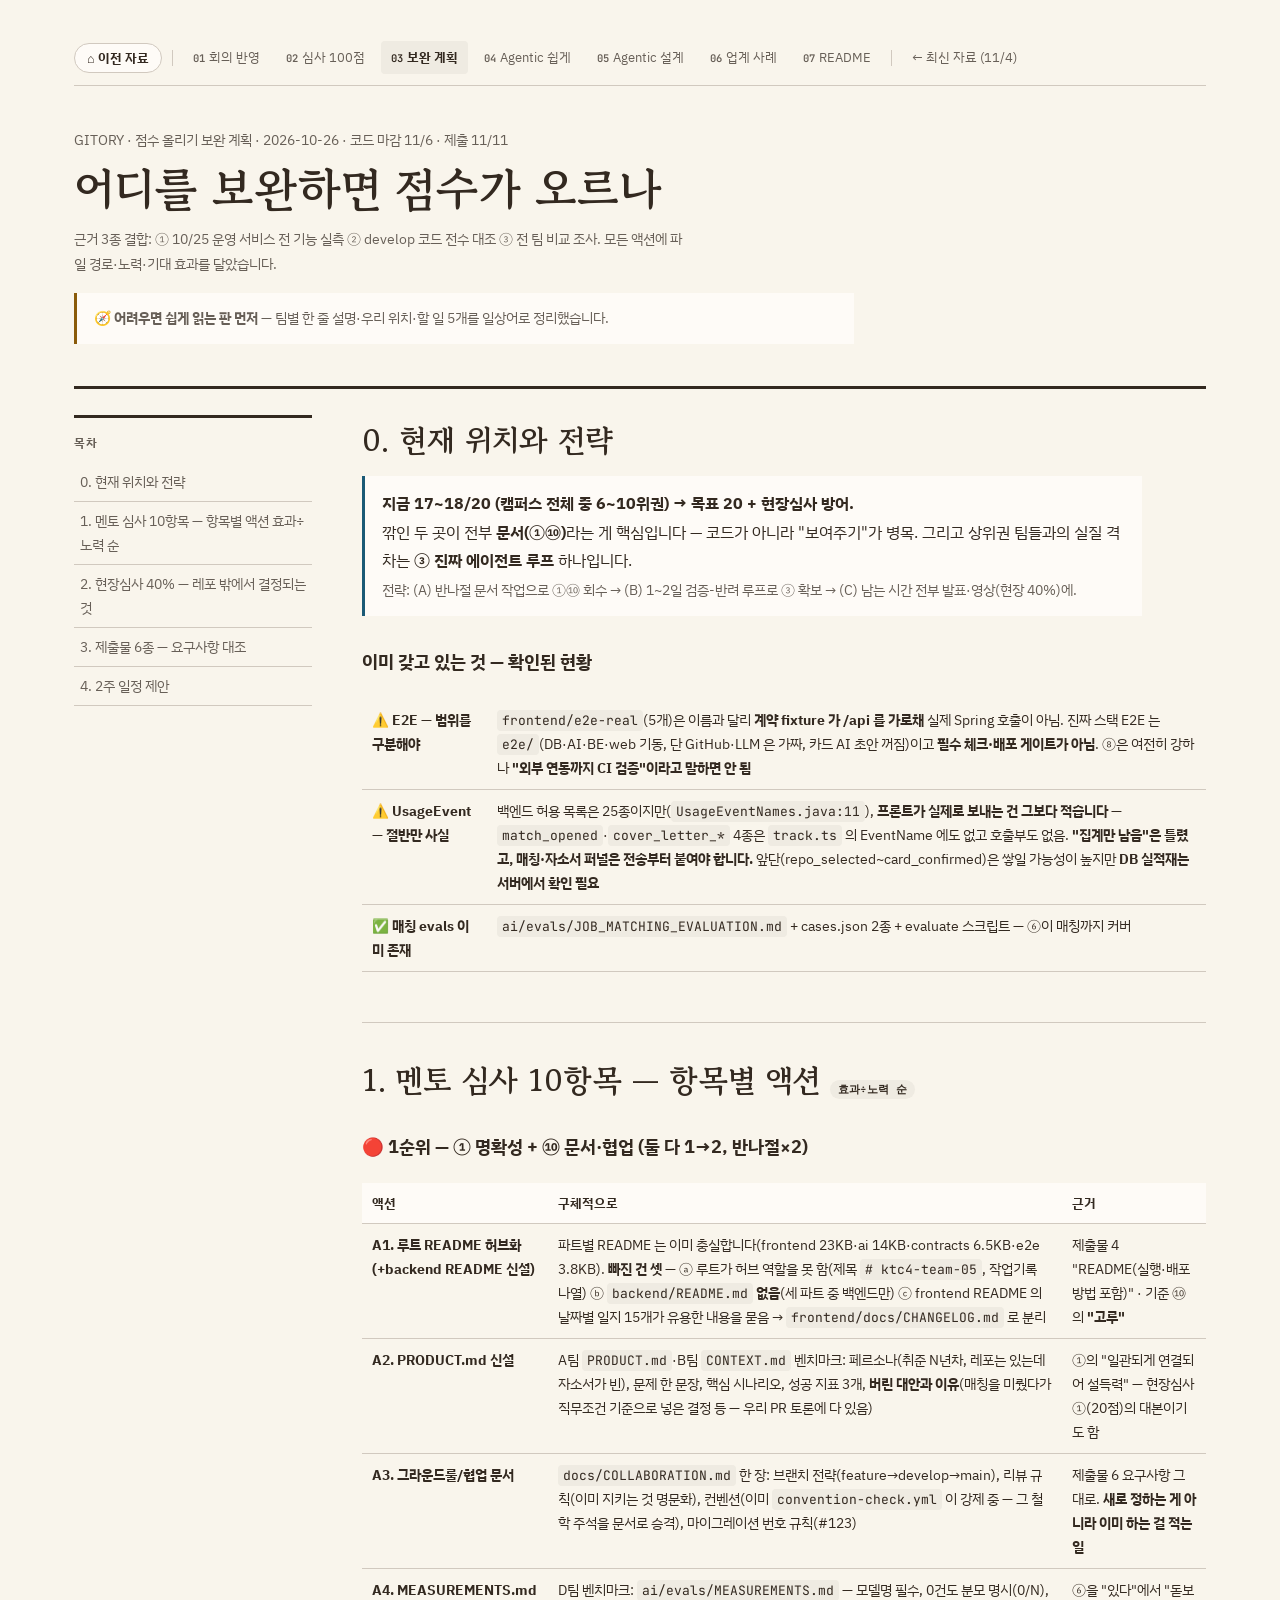
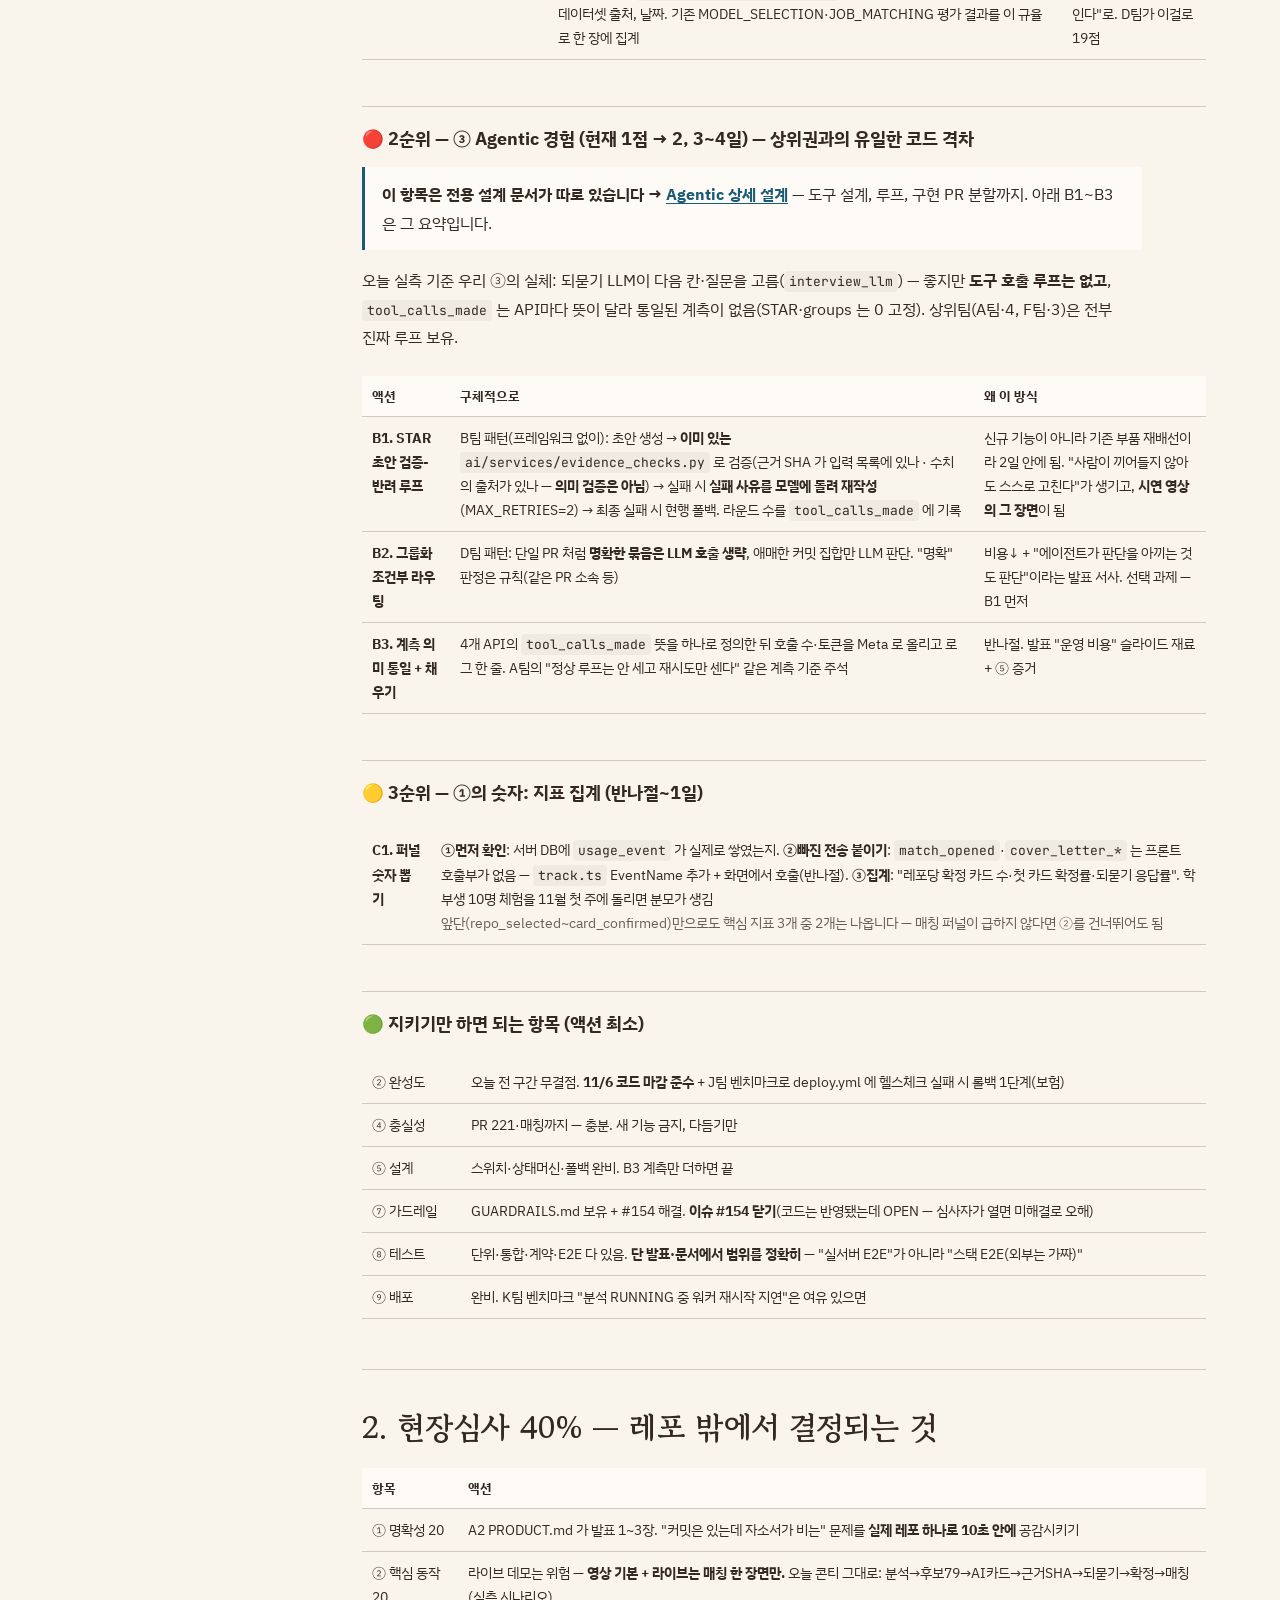
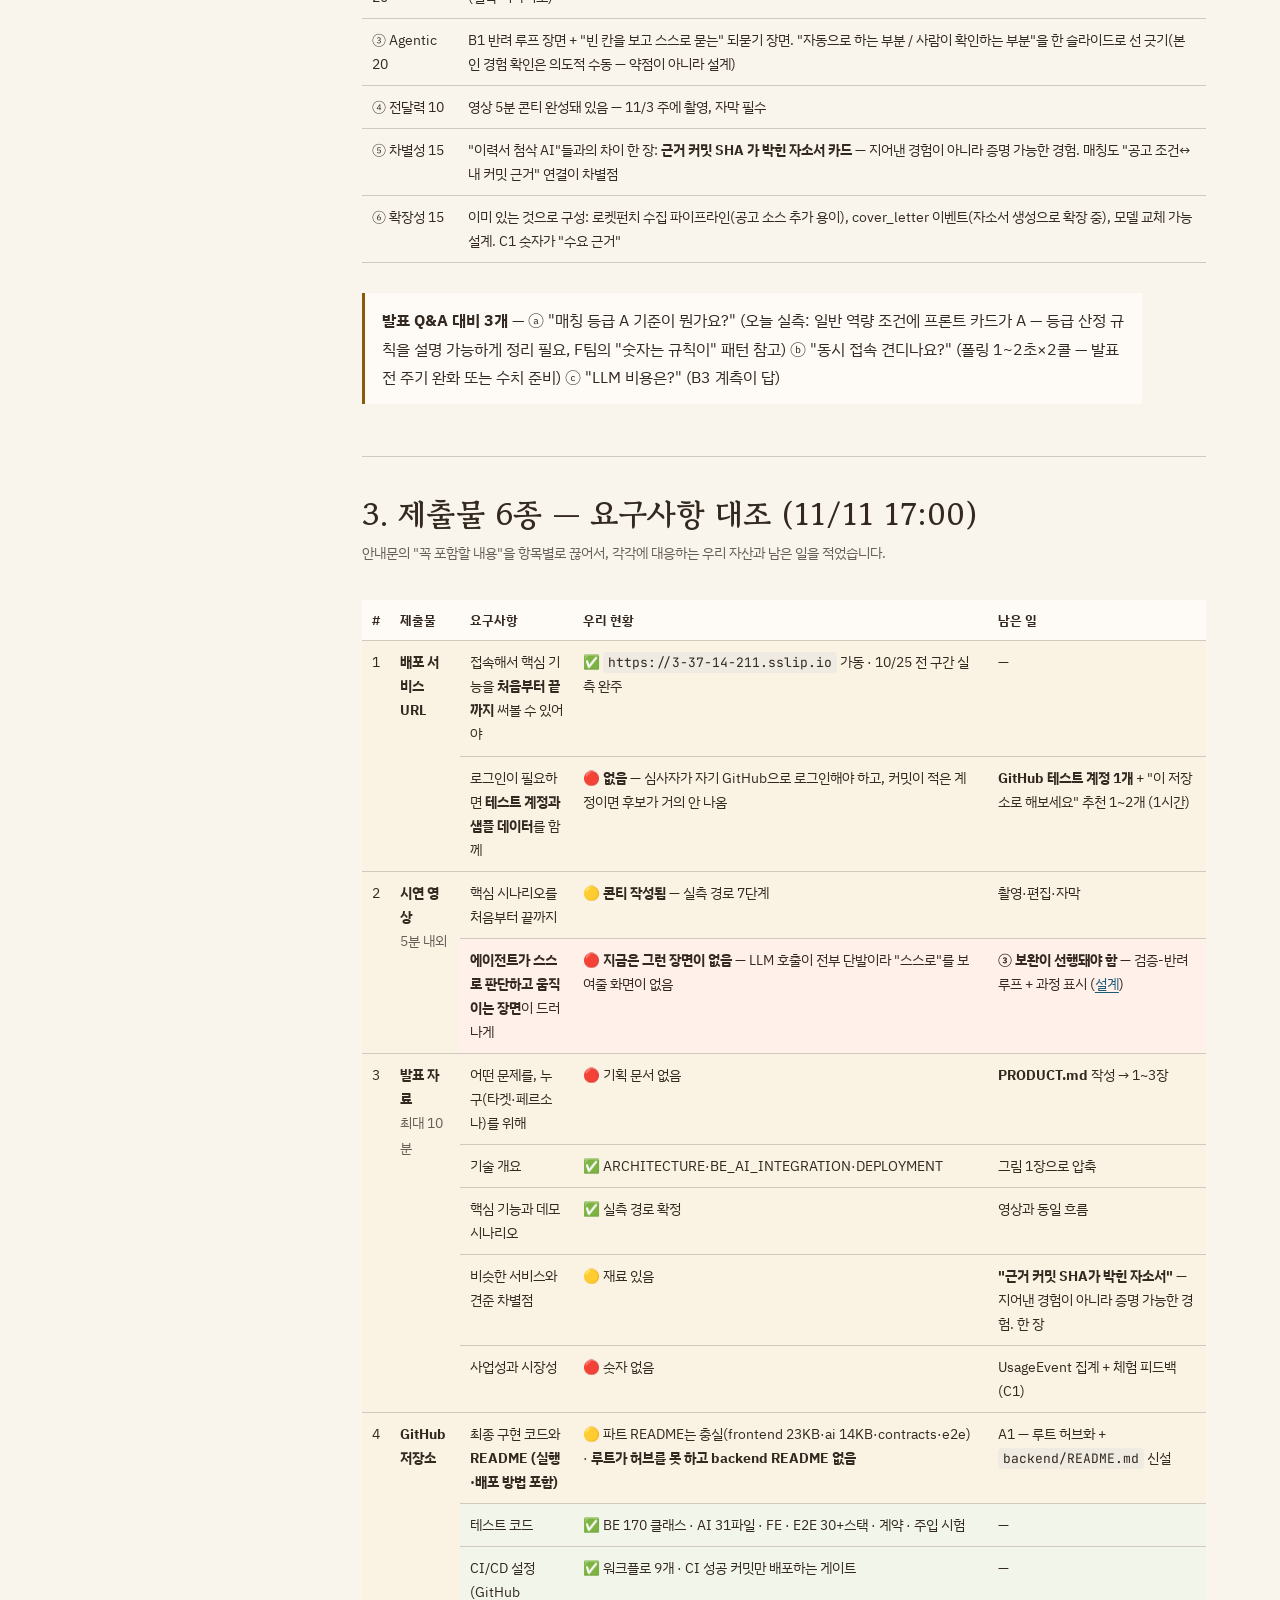
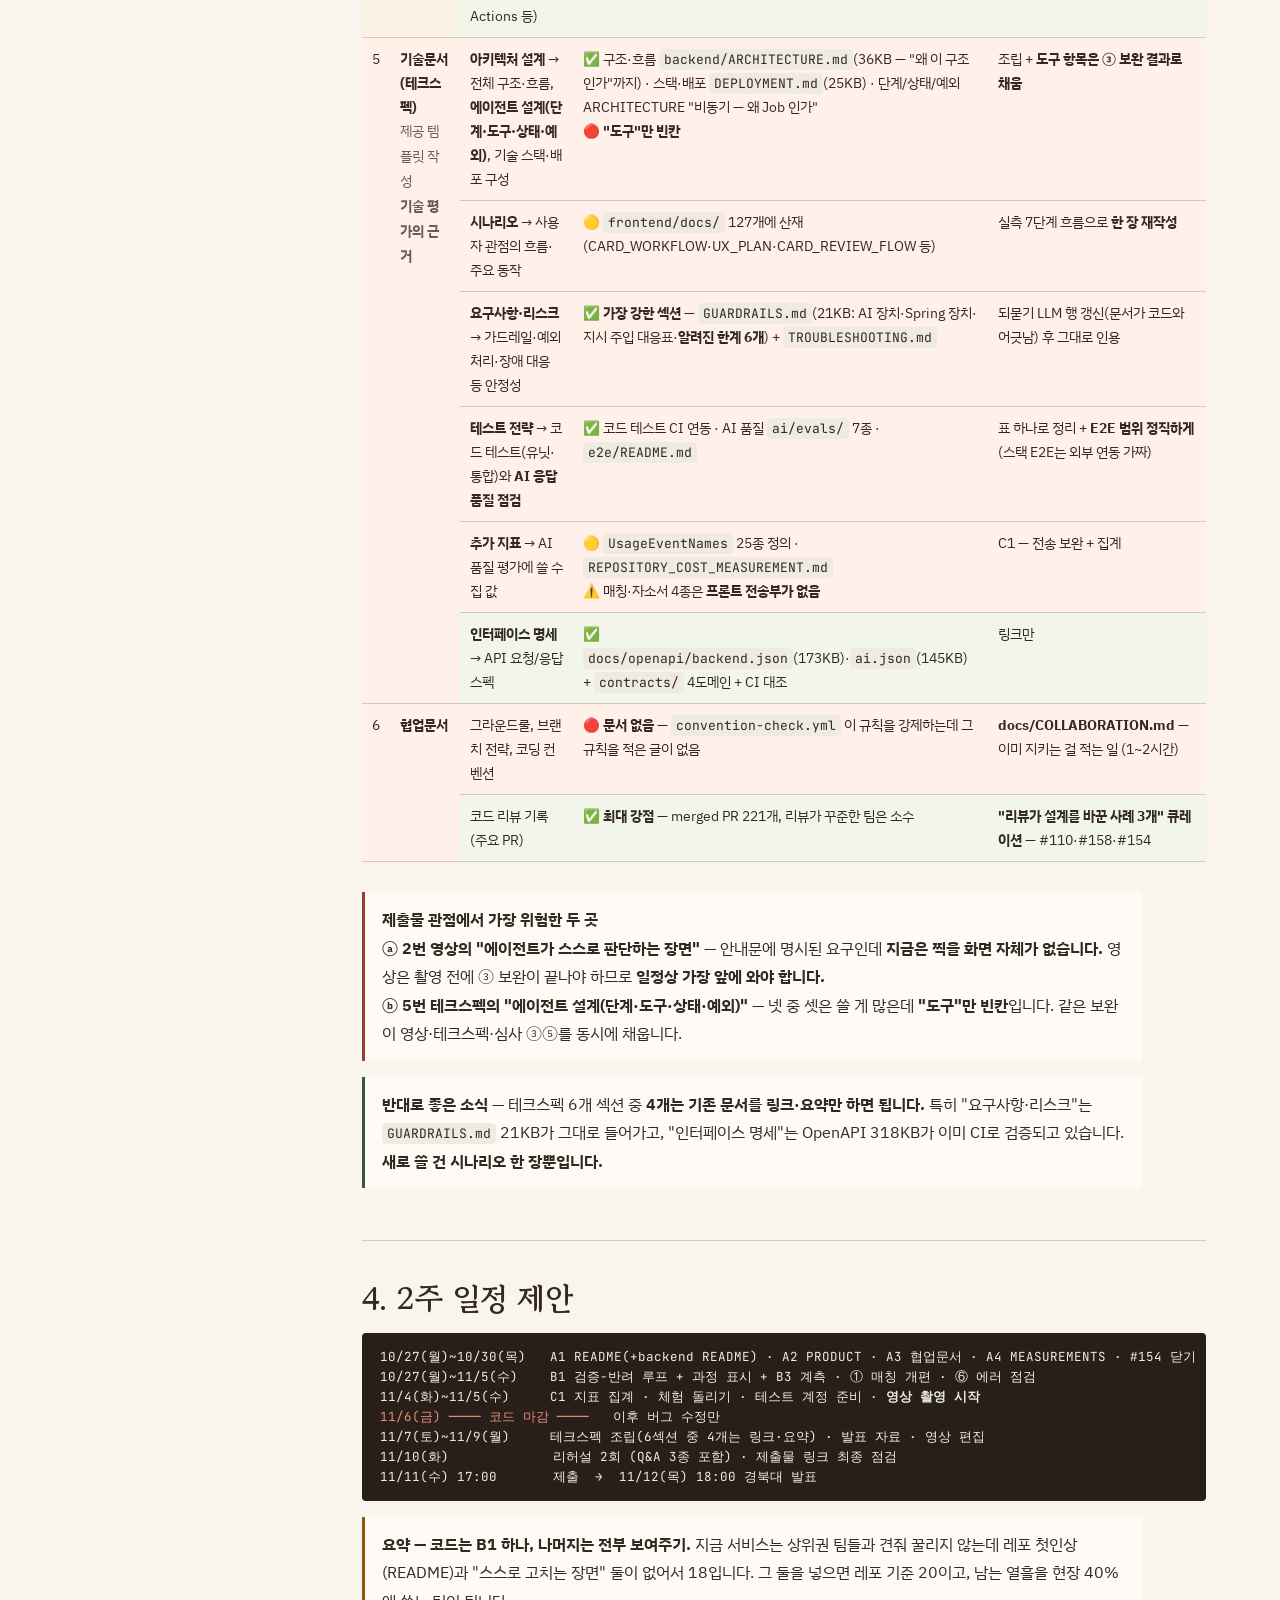
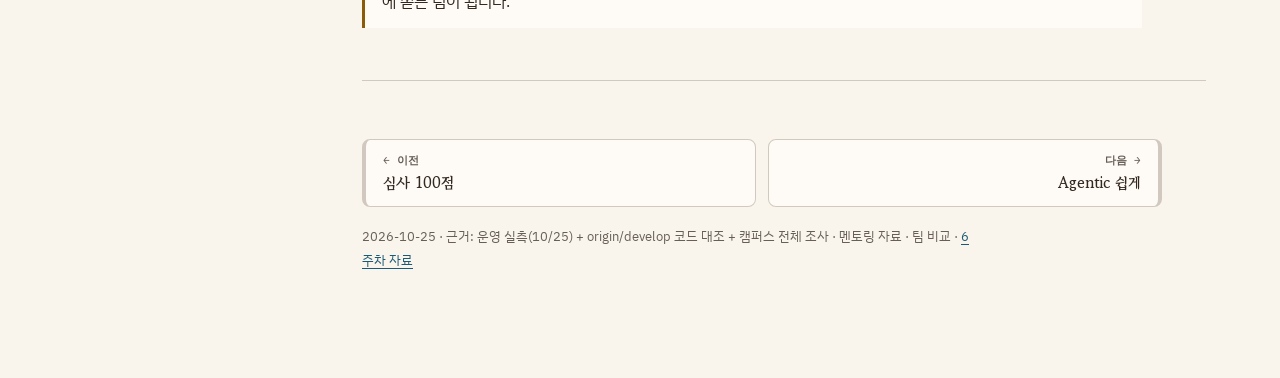
<file: improve-1025.html>
<!doctype html>
<html lang="ko">
<head>
<meta charset="utf-8"><meta name="viewport" content="width=device-width, initial-scale=1">
<title>Gitory 점수 올리기 — 보완 계획 (10/25)</title>
<link rel="stylesheet" href="claude/tokens.css">
<link rel="stylesheet" href="claude/style.css">
<link rel="stylesheet" href="nav.css">
</head>
<body>
<div class="wrap">

<nav class="docnav">
  <a class="home" href="before.html">⌂ 이전 자료</a>
  <span class="sep"></span>
  <a class="d" href="roadmap-1026.html"><span class="k">01</span>회의 반영</a>
  <a class="d" href="rubric-1025.html"><span class="k">02</span>심사 100점</a>
  <a class="d on" href="improve-1025.html"><span class="k">03</span>보완 계획</a>
  <a class="d" href="agentic-easy.html"><span class="k">04</span>Agentic 쉽게</a>
  <a class="d" href="agentic-1025.html"><span class="k">05</span>Agentic 설계</a>
  <a class="d" href="industry-1025.html"><span class="k">06</span>업계 사례</a>
  <a class="d" href="readme-1025.html"><span class="k">07</span>README</a>
  <span class="sep"></span>
  <a class="d" href="index.html">← 최신 자료 (11/4)</a>
</nav>

<header class="hero">
  <p class="eyebrow">GITORY · 점수 올리기 보완 계획 · 2026-10-26 · 코드 마감 11/6 · 제출 11/11</p>
  <h1>어디를 보완하면 점수가 오르나</h1>
  <p class="kicker">근거 3종 결합: ① 10/25 운영 서비스 전 기능 실측 ② develop 코드 전수 대조 ③ 전 팀 비교 조사. 모든 액션에 파일 경로·노력·기대 효과를 달았습니다.</p>
  <div class="note"><p>🧭 <b>어려우면 쉽게 읽는 판 먼저</b> — 팀별 한 줄 설명·우리 위치·할 일 5개를 일상어로 정리했습니다.</p></div>
</header>

<nav class="toc">
  <b>목차</b>
  <a href="#s1">0. 현재 위치와 전략</a>
  <a href="#s2">1. 멘토 심사 10항목 — 항목별 액션 효과÷노력 순</a>
  <a href="#s3">2. 현장심사 40% — 레포 밖에서 결정되는 것</a>
  <a href="#s4">3. 제출물 6종 — 요구사항 대조</a>
  <a href="#s5">4. 2주 일정 제안</a>
</nav>


<section id="s1">
  <h2>0. 현재 위치와 전략</h2>
  <div class="note b"><p><b>지금 17~18/20 (캠퍼스 전체 중 6~10위권) → 목표 20 + 현장심사 방어.</b><br>
  깎인 두 곳이 전부 <b>문서(①⑩)</b>라는 게 핵심입니다 — 코드가 아니라 "보여주기"가 병목. 그리고 상위권 팀들과의 실질 격차는 <b>③ 진짜 에이전트 루프</b> 하나입니다.<br>
  <span class="kicker">전략: (A) 반나절 문서 작업으로 ①⑩ 회수 → (B) 1~2일 검증-반려 루프로 ③ 확보 → (C) 남는 시간 전부 발표·영상(현장 40%)에.</span></p></div>

  <h3>이미 갖고 있는 것 — 확인된 현황</h3>
  <div class="tblw"><table>
    <tr><td>⚠️ <b>E2E — 범위를 구분해야</b></td><td><code>frontend/e2e-real</code>(5개)은 이름과 달리 <b>계약 fixture 가 /api 를 가로채</b> 실제 Spring 호출이 아님. 진짜 스택 E2E 는 <code>e2e/</code>(DB·AI·BE·web 기동, 단 GitHub·LLM 은 가짜, 카드 AI 초안 꺼짐)이고 <b>필수 체크·배포 게이트가 아님</b>. ⑧은 여전히 강하나 <b>"외부 연동까지 CI 검증"이라고 말하면 안 됨</b></td></tr>
    <tr><td>⚠️ <b>UsageEvent — 절반만 사실</b></td><td>백엔드 허용 목록은 25종이지만(<code>UsageEventNames.java:11</code>), <b>프론트가 실제로 보내는 건 그보다 적습니다</b> — <code>match_opened</code>·<code>cover_letter_*</code> 4종은 <code>track.ts</code> 의 EventName 에도 없고 호출부도 없음. <b>"집계만 남음"은 틀렸고, 매칭·자소서 퍼널은 전송부터 붙여야 합니다.</b> 앞단(repo_selected~card_confirmed)은 쌓일 가능성이 높지만 <b>DB 실적재는 서버에서 확인 필요</b></td></tr>
    <tr><td class="ok">✅ <b>매칭 evals 이미 존재</b></td><td><code>ai/evals/JOB_MATCHING_EVALUATION.md</code> + cases.json 2종 + evaluate 스크립트 — ⑥이 매칭까지 커버</td></tr>
  </table></div>
</section>

<section id="s2">
  <h2>1. 멘토 심사 10항목 — 항목별 액션 <span class="pill">효과÷노력 순</span></h2>

  <h3>🔴 1순위 — ① 명확성 + ⑩ 문서·협업 (둘 다 1→2, 반나절×2)</h3>
  <div class="tblw"><table>
    <tr><th>액션</th><th>구체적으로</th><th>근거</th></tr>
    <tr><td><b>A1. 루트 README 허브화 (+backend README 신설)</b></td><td>파트별 README 는 이미 충실합니다(frontend 23KB·ai 14KB·contracts 6.5KB·e2e 3.8KB). <b>빠진 건 셋</b> — ⓐ 루트가 허브 역할을 못 함(제목 <code># ktc4-team-05</code>, 작업기록 나열) ⓑ <code>backend/README.md</code> <b>없음</b>(세 파트 중 백엔드만) ⓒ frontend README 의 날짜별 일지 15개가 유용한 내용을 묻음 → <code>frontend/docs/CHANGELOG.md</code> 로 분리</td><td>제출물 4 "README(실행·배포 방법 포함)" · 기준 ⑩의 <b>"고루"</b></td></tr>
    <tr><td><b>A2. PRODUCT.md 신설</b></td><td>A팀 <code>PRODUCT.md</code>·B팀 <code>CONTEXT.md</code> 벤치마크: 페르소나(취준 N년차, 레포는 있는데 자소서가 빈), 문제 한 문장, 핵심 시나리오, 성공 지표 3개, <b>버린 대안과 이유</b>(매칭을 미뤘다가 직무조건 기준으로 넣은 결정 등 — 우리 PR 토론에 다 있음)</td><td>①의 "일관되게 연결되어 설득력" — 현장심사 ①(20점)의 대본이기도 함</td></tr>
    <tr><td><b>A3. 그라운드룰/협업 문서</b></td><td><code>docs/COLLABORATION.md</code> 한 장: 브랜치 전략(feature→develop→main), 리뷰 규칙(이미 지키는 것 명문화), 컨벤션(이미 <code>convention-check.yml</code> 이 강제 중 — 그 철학 주석을 문서로 승격), 마이그레이션 번호 규칙(#123)</td><td>제출물 6 요구사항 그대로. <b>새로 정하는 게 아니라 이미 하는 걸 적는 일</b></td></tr>
    <tr><td><b>A4. MEASUREMENTS.md</b></td><td>D팀 벤치마크: <code>ai/evals/MEASUREMENTS.md</code> — 모델명 필수, 0건도 분모 명시(0/N), 데이터셋 출처, 날짜. 기존 MODEL_SELECTION·JOB_MATCHING 평가 결과를 이 규율로 한 장에 집계</td><td>⑥을 "있다"에서 "돋보인다"로. D팀가 이걸로 19점</td></tr>
  </table></div>

  <h3>🔴 2순위 — ③ Agentic 경험 (현재 1점 → 2, 3~4일) — 상위권과의 유일한 코드 격차</h3>
  <div class="note b"><p><b>이 항목은 전용 설계 문서가 따로 있습니다 → <a href="agentic-1025.html">Agentic 상세 설계</a></b> — 도구 설계, 루프, 구현 PR 분할까지. 아래 B1~B3 은 그 요약입니다.</p></div>
  <p>오늘 실측 기준 우리 ③의 실체: 되묻기 LLM이 다음 칸·질문을 고름(<code>interview_llm</code>) — 좋지만 <b>도구 호출 루프는 없고</b>, <code>tool_calls_made</code> 는 API마다 뜻이 달라 통일된 계측이 없음(STAR·groups 는 0 고정). 상위팀(A팀·4, F팀·3)은 전부 진짜 루프 보유.</p>
  <div class="tblw"><table>
    <tr><th>액션</th><th>구체적으로</th><th>왜 이 방식</th></tr>
    <tr><td><b>B1. STAR 초안 검증-반려 루프</b></td><td>B팀 패턴(프레임워크 없이): 초안 생성 → <b>이미 있는</b> <code>ai/services/evidence_checks.py</code> 로 검증(근거 SHA 가 입력 목록에 있나 · 수치의 출처가 있나 — <b>의미 검증은 아님</b>) → 실패 시 <b>실패 사유를 모델에 돌려 재작성</b>(MAX_RETRIES=2) → 최종 실패 시 현행 폴백. 라운드 수를 <code>tool_calls_made</code> 에 기록</td><td>신규 기능이 아니라 기존 부품 재배선이라 2일 안에 됨. "사람이 끼어들지 않아도 스스로 고친다"가 생기고, <b>시연 영상의 그 장면</b>이 됨</td></tr>
    <tr><td><b>B2. 그룹화 조건부 라우팅</b></td><td>D팀 패턴: 단일 PR 처럼 <b>명확한 묶음은 LLM 호출 생략</b>, 애매한 커밋 집합만 LLM 판단. "명확" 판정은 규칙(같은 PR 소속 등)</td><td>비용↓ + "에이전트가 판단을 아끼는 것도 판단"이라는 발표 서사. 선택 과제 — B1 먼저</td></tr>
    <tr><td><b>B3. 계측 의미 통일 + 채우기</b></td><td>4개 API의 <code>tool_calls_made</code> 뜻을 하나로 정의한 뒤 호출 수·토큰을 Meta 로 올리고 로그 한 줄. A팀의 "정상 루프는 안 세고 재시도만 센다" 같은 계측 기준 주석</td><td>반나절. 발표 "운영 비용" 슬라이드 재료 + ⑤ 증거</td></tr>
  </table></div>

  <h3>🟡 3순위 — ①의 숫자: 지표 집계 (반나절~1일)</h3>
  <div class="tblw"><table>
    <tr><td><b>C1. 퍼널 숫자 뽑기</b></td><td><b>①먼저 확인</b>: 서버 DB에 <code>usage_event</code> 가 실제로 쌓였는지. <b>②빠진 전송 붙이기</b>: <code>match_opened</code>·<code>cover_letter_*</code> 는 프론트 호출부가 없음 — <code>track.ts</code> EventName 추가 + 화면에서 호출(반나절). <b>③집계</b>: "레포당 확정 카드 수·첫 카드 확정률·되묻기 응답률". 학부생 10명 체험을 11월 첫 주에 돌리면 분모가 생김<br><span class="kicker">앞단(repo_selected~card_confirmed)만으로도 핵심 지표 3개 중 2개는 나옵니다 — 매칭 퍼널이 급하지 않다면 ②를 건너뛰어도 됨</span></td></tr>
  </table></div>

  <h3>🟢 지키기만 하면 되는 항목 (액션 최소)</h3>
  <div class="tblw"><table>
    <tr><td>② 완성도</td><td>오늘 전 구간 무결점. <b>11/6 코드 마감 준수</b> + J팀 벤치마크로 deploy.yml 에 헬스체크 실패 시 롤백 1단계(보험)</td></tr>
    <tr><td>④ 충실성</td><td>PR 221·매칭까지 — 충분. 새 기능 금지, 다듬기만</td></tr>
    <tr><td>⑤ 설계</td><td>스위치·상태머신·폴백 완비. B3 계측만 더하면 끝</td></tr>
    <tr><td>⑦ 가드레일</td><td>GUARDRAILS.md 보유 + #154 해결. <b>이슈 #154 닫기</b>(코드는 반영됐는데 OPEN — 심사자가 열면 미해결로 오해)</td></tr>
    <tr><td>⑧ 테스트</td><td>단위·통합·계약·E2E 다 있음. <b>단 발표·문서에서 범위를 정확히</b> — "실서버 E2E"가 아니라 "스택 E2E(외부는 가짜)"</td></tr>
    <tr><td>⑨ 배포</td><td>완비. K팀 벤치마크 "분석 RUNNING 중 워커 재시작 지연"은 여유 있으면</td></tr>
  </table></div>
</section>

<section id="s3">
  <h2>2. 현장심사 40% — 레포 밖에서 결정되는 것</h2>
  <div class="tblw"><table>
    <tr><th>항목</th><th>액션</th></tr>
    <tr><td>① 명확성 20</td><td>A2 PRODUCT.md 가 발표 1~3장. "커밋은 있는데 자소서가 비는" 문제를 <b>실제 레포 하나로 10초 안에</b> 공감시키기</td></tr>
    <tr><td>② 핵심 동작 20</td><td>라이브 데모는 위험 — <b>영상 기본 + 라이브는 매칭 한 장면만.</b> 오늘 콘티 그대로: 분석→후보79→AI카드→근거SHA→되묻기→확정→매칭 (실측 시나리오)</td></tr>
    <tr><td>③ Agentic 20</td><td>B1 반려 루프 장면 + "빈 칸을 보고 스스로 묻는" 되묻기 장면. "자동으로 하는 부분 / 사람이 확인하는 부분"을 한 슬라이드로 선 긋기(본인 경험 확인은 의도적 수동 — 약점이 아니라 설계)</td></tr>
    <tr><td>④ 전달력 10</td><td>영상 5분 콘티 완성돼 있음 — 11/3 주에 촬영, 자막 필수</td></tr>
    <tr><td>⑤ 차별성 15</td><td>"이력서 첨삭 AI"들과의 차이 한 장: <b>근거 커밋 SHA 가 박힌 자소서 카드</b> — 지어낸 경험이 아니라 증명 가능한 경험. 매칭도 "공고 조건↔내 커밋 근거" 연결이 차별점</td></tr>
    <tr><td>⑥ 확장성 15</td><td>이미 있는 것으로 구성: 로켓펀치 수집 파이프라인(공고 소스 추가 용이), cover_letter 이벤트(자소서 생성으로 확장 중), 모델 교체 가능 설계. C1 숫자가 "수요 근거"</td></tr>
  </table></div>
  <div class="note"><p><b>발표 Q&A 대비 3개</b> — ⓐ "매칭 등급 A 기준이 뭔가요?" (오늘 실측: 일반 역량 조건에 프론트 카드가 A — 등급 산정 규칙을 설명 가능하게 정리 필요, F팀의 "숫자는 규칙이" 패턴 참고) ⓑ "동시 접속 견디나요?" (폴링 1~2초×2콜 — 발표 전 주기 완화 또는 수치 준비) ⓒ "LLM 비용은?" (B3 계측이 답)</p></div>
</section>

<section id="s4">
  <h2>3. 제출물 6종 — 요구사항 대조 (11/11 17:00)</h2>
  <p class="kicker">안내문의 "꼭 포함할 내용"을 항목별로 끊어서, 각각에 대응하는 우리 자산과 남은 일을 적었습니다.</p>

  <div class="tblw"><table>
    <tr><th>#</th><th>제출물</th><th>요구사항</th><th>우리 현황</th><th>남은 일</th></tr>

    <tr class="warn"><td rowspan="2">1</td><td rowspan="2"><b>배포 서비스 URL</b></td>
      <td>접속해서 핵심 기능을 <b>처음부터 끝까지</b> 써볼 수 있어야</td>
      <td class="ok">✅ <code>https://3-37-14-211.sslip.io</code> 가동 · 10/25 전 구간 실측 완주</td><td>—</td></tr>
    <tr class="warn"><td>로그인이 필요하면 <b>테스트 계정과 샘플 데이터</b>를 함께</td>
      <td>🔴 <b>없음</b> — 심사자가 자기 GitHub으로 로그인해야 하고, 커밋이 적은 계정이면 후보가 거의 안 나옴</td>
      <td><b>GitHub 테스트 계정 1개</b> + "이 저장소로 해보세요" 추천 1~2개 (1시간)</td></tr>

    <tr class="warn"><td rowspan="2">2</td><td rowspan="2"><b>시연 영상</b><br><span class="kicker">5분 내외</span></td>
      <td>핵심 시나리오를 처음부터 끝까지</td>
      <td>🟡 <b>콘티 작성됨</b> — 실측 경로 7단계</td><td>촬영·편집·자막</td></tr>
    <tr class="bad"><td><b>에이전트가 스스로 판단하고 움직이는 장면</b>이 드러나게</td>
      <td>🔴 <b>지금은 그런 장면이 없음</b> — LLM 호출이 전부 단발이라 "스스로"를 보여줄 화면이 없음</td>
      <td><b>③ 보완이 선행돼야 함</b> — 검증-반려 루프 + 과정 표시 (<a href="agentic-1025.html">설계</a>)</td></tr>

    <tr class="warn"><td rowspan="5">3</td><td rowspan="5"><b>발표 자료</b><br><span class="kicker">최대 10분</span></td>
      <td>어떤 문제를, 누구(타겟·페르소나)를 위해</td><td>🔴 기획 문서 없음</td><td><b>PRODUCT.md</b> 작성 → 1~3장</td></tr>
    <tr class="warn"><td>기술 개요</td><td class="ok">✅ ARCHITECTURE·BE_AI_INTEGRATION·DEPLOYMENT</td><td>그림 1장으로 압축</td></tr>
    <tr class="warn"><td>핵심 기능과 데모 시나리오</td><td class="ok">✅ 실측 경로 확정</td><td>영상과 동일 흐름</td></tr>
    <tr class="warn"><td>비슷한 서비스와 견준 차별점</td><td>🟡 재료 있음</td><td><b>"근거 커밋 SHA가 박힌 자소서"</b> — 지어낸 경험이 아니라 증명 가능한 경험. 한 장</td></tr>
    <tr class="warn"><td>사업성과 시장성</td><td>🔴 숫자 없음</td><td>UsageEvent 집계 + 체험 피드백 (C1)</td></tr>

    <tr class="warn"><td rowspan="3">4</td><td rowspan="3"><b>GitHub 저장소</b></td>
      <td>최종 구현 코드와 <b>README (실행·배포 방법 포함)</b></td>
      <td>🟡 파트 README는 충실(frontend 23KB·ai 14KB·contracts·e2e) · <b>루트가 허브를 못 하고 backend README 없음</b></td>
      <td>A1 — 루트 허브화 + <code>backend/README.md</code> 신설</td></tr>
    <tr class="good"><td>테스트 코드</td><td class="ok">✅ BE 170 클래스 · AI 31파일 · FE · E2E 30+스택 · 계약 · 주입 시험</td><td>—</td></tr>
    <tr class="good"><td>CI/CD 설정 (GitHub Actions 등)</td><td class="ok">✅ 워크플로 9개 · CI 성공 커밋만 배포하는 게이트</td><td>—</td></tr>

    <tr class="bad"><td rowspan="6">5</td><td rowspan="6"><b>기술문서<br>(테크스펙)</b><br><span class="kicker">제공 템플릿 작성<br><b>기술 평가의 근거</b></span></td>
      <td><b>아키텍처 설계</b> → 전체 구조·흐름, <b>에이전트 설계(단계·도구·상태·예외)</b>, 기술 스택·배포 구성</td>
      <td class="ok">✅ 구조·흐름 <code>backend/ARCHITECTURE.md</code>(36KB — "왜 이 구조인가"까지) · 스택·배포 <code>DEPLOYMENT.md</code>(25KB) · 단계/상태/예외 ARCHITECTURE "비동기 — 왜 Job 인가"<br>🔴 <b>"도구"만 빈칸</b></td>
      <td>조립 + <b>도구 항목은 ③ 보완 결과로 채움</b></td></tr>
    <tr class="bad"><td><b>시나리오</b> → 사용자 관점의 흐름·주요 동작</td>
      <td>🟡 <code>frontend/docs/</code> 127개에 산재 (CARD_WORKFLOW·UX_PLAN·CARD_REVIEW_FLOW 등)</td>
      <td>실측 7단계 흐름으로 <b>한 장 재작성</b></td></tr>
    <tr class="bad"><td><b>요구사항·리스크</b> → 가드레일·예외 처리·장애 대응 등 안정성</td>
      <td class="ok">✅ <b>가장 강한 섹션</b> — <code>GUARDRAILS.md</code>(21KB: AI 장치·Spring 장치·지시 주입 대응표·<b>알려진 한계 6개</b>) + <code>TROUBLESHOOTING.md</code></td>
      <td>되묻기 LLM 행 갱신(문서가 코드와 어긋남) 후 그대로 인용</td></tr>
    <tr class="bad"><td><b>테스트 전략</b> → 코드 테스트(유닛·통합)와 <b>AI 응답 품질 점검</b></td>
      <td class="ok">✅ 코드 테스트 CI 연동 · AI 품질 <code>ai/evals/</code> 7종 · <code>e2e/README.md</code></td>
      <td>표 하나로 정리 + <b>E2E 범위 정직하게</b>(스택 E2E는 외부 연동 가짜)</td></tr>
    <tr class="bad"><td><b>추가 지표</b> → AI 품질 평가에 쓸 수집 값</td>
      <td>🟡 <code>UsageEventNames</code> 25종 정의 · <code>REPOSITORY_COST_MEASUREMENT.md</code><br>⚠️ 매칭·자소서 4종은 <b>프론트 전송부가 없음</b></td>
      <td>C1 — 전송 보완 + 집계</td></tr>
    <tr class="good"><td><b>인터페이스 명세</b> → API 요청/응답 스펙</td>
      <td class="ok">✅ <code>docs/openapi/backend.json</code>(173KB)·<code>ai.json</code>(145KB) + <code>contracts/</code> 4도메인 + CI 대조</td>
      <td>링크만</td></tr>

    <tr class="bad"><td rowspan="2">6</td><td rowspan="2"><b>협업문서</b></td>
      <td>그라운드룰, 브랜치 전략, 코딩 컨벤션</td>
      <td>🔴 <b>문서 없음</b> — <code>convention-check.yml</code> 이 규칙을 강제하는데 그 규칙을 적은 글이 없음</td>
      <td><b>docs/COLLABORATION.md</b> — 이미 지키는 걸 적는 일 (1~2시간)</td></tr>
    <tr class="good"><td>코드 리뷰 기록(주요 PR)</td>
      <td class="ok">✅ <b>최대 강점</b> — merged PR 221개, 리뷰가 꾸준한 팀은 소수</td>
      <td><b>"리뷰가 설계를 바꾼 사례 3개" 큐레이션</b> — #110·#158·#154</td></tr>
  </table></div>

  <div class="note r"><p><b>제출물 관점에서 가장 위험한 두 곳</b><br>
  <b>ⓐ 2번 영상의 "에이전트가 스스로 판단하는 장면"</b> — 안내문에 명시된 요구인데 <b>지금은 찍을 화면 자체가 없습니다.</b> 영상은 촬영 전에 ③ 보완이 끝나야 하므로 <b>일정상 가장 앞에 와야 합니다.</b><br>
  <b>ⓑ 5번 테크스펙의 "에이전트 설계(단계·도구·상태·예외)"</b> — 넷 중 셋은 쓸 게 많은데 <b>"도구"만 빈칸</b>입니다. 같은 보완이 영상·테크스펙·심사 ③⑤를 동시에 채웁니다.</p></div>

  <div class="note g"><p><b>반대로 좋은 소식</b> — 테크스펙 6개 섹션 중 <b>4개는 기존 문서를 링크·요약만 하면 됩니다.</b> 특히 "요구사항·리스크"는 <code>GUARDRAILS.md</code> 21KB가 그대로 들어가고, "인터페이스 명세"는 OpenAPI 318KB가 이미 CI로 검증되고 있습니다. <b>새로 쓸 건 시나리오 한 장뿐입니다.</b></p></div>
</section>

<section id="s5">
  <h2>4. 2주 일정 제안</h2>
  <pre>10/27(월)~10/30(목)   A1 README(+backend README) · A2 PRODUCT · A3 협업문서 · A4 MEASUREMENTS · #154 닫기
10/27(월)~11/5(수)    B1 검증-반려 루프 + 과정 표시 + B3 계측 · ① 매칭 개편 · ⑥ 에러 점검
11/4(화)~11/5(수)     C1 지표 집계 · 체험 돌리기 · 테스트 계정 준비 · <b>영상 촬영 시작</b>
<span class="bad">11/6(금) ──── 코드 마감 ────</span>   이후 버그 수정만
11/7(토)~11/9(월)     테크스펙 조립(6섹션 중 4개는 링크·요약) · 발표 자료 · 영상 편집
11/10(화)             리허설 2회 (Q&amp;A 3종 포함) · 제출물 링크 최종 점검
11/11(수) 17:00       제출  →  11/12(목) 18:00 경북대 발표</pre>
  <div class="note ok"><p><b>요약 — 코드는 B1 하나, 나머지는 전부 보여주기.</b> 지금 서비스는 상위권 팀들과 견줘 꿀리지 않는데 레포 첫인상(README)과 "스스로 고치는 장면" 둘이 없어서 18입니다. 그 둘을 넣으면 레포 기준 20이고, 남는 열흘을 현장 40%에 쏟는 팀이 됩니다.</p></div>
</section>


<nav class="pager">
  <a class="prev" href="rubric-1025.html"><span class="lbl">← 이전</span><span class="ttl">심사 100점</span></a>
  <a class="next" href="agentic-easy.html"><span class="lbl">다음 →</span><span class="ttl">Agentic 쉽게</span></a>
</nav>

<p class="foot">2026-10-25 · 근거: 운영 실측(10/25) + origin/develop 코드 대조 + 캠퍼스 전체 조사 · 멘토링 자료 · 팀 비교 · <a href="index.html">6주차 자료</a></p>
</div>
</body>
</html>
</file>
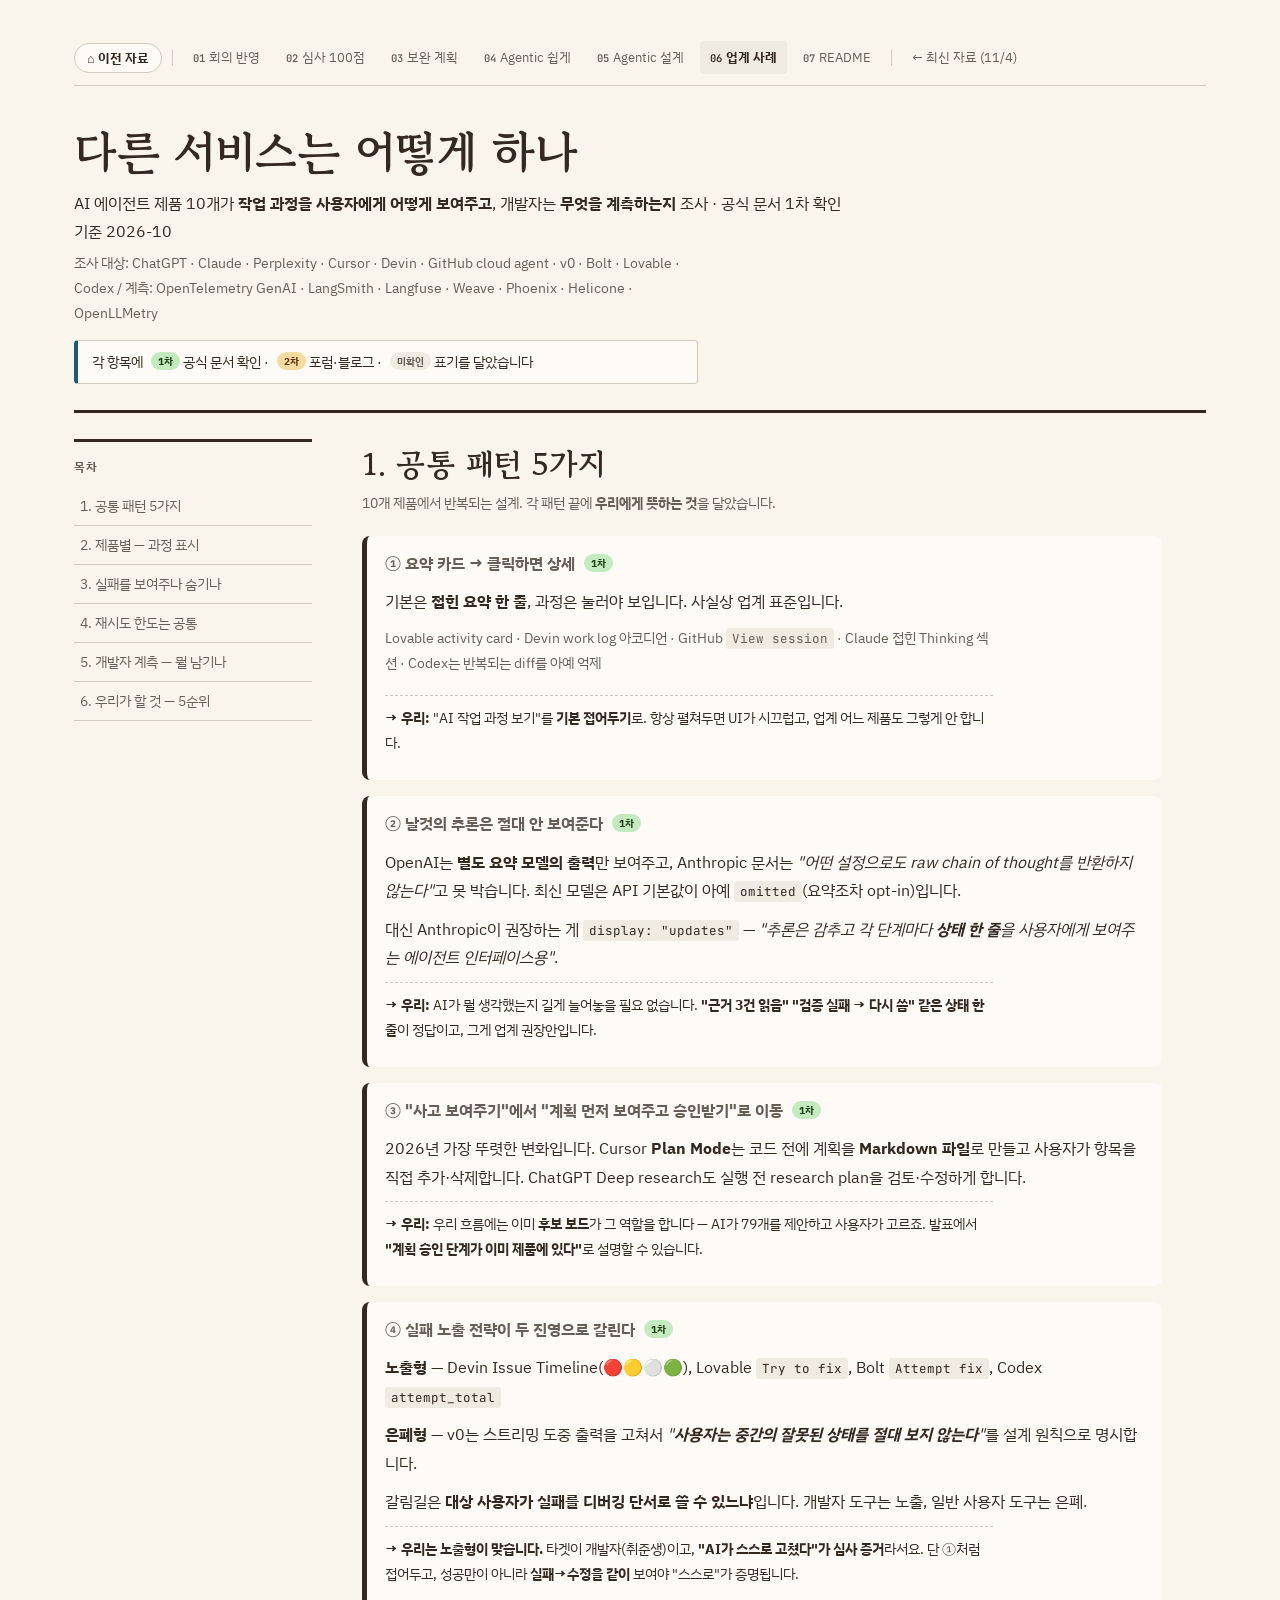
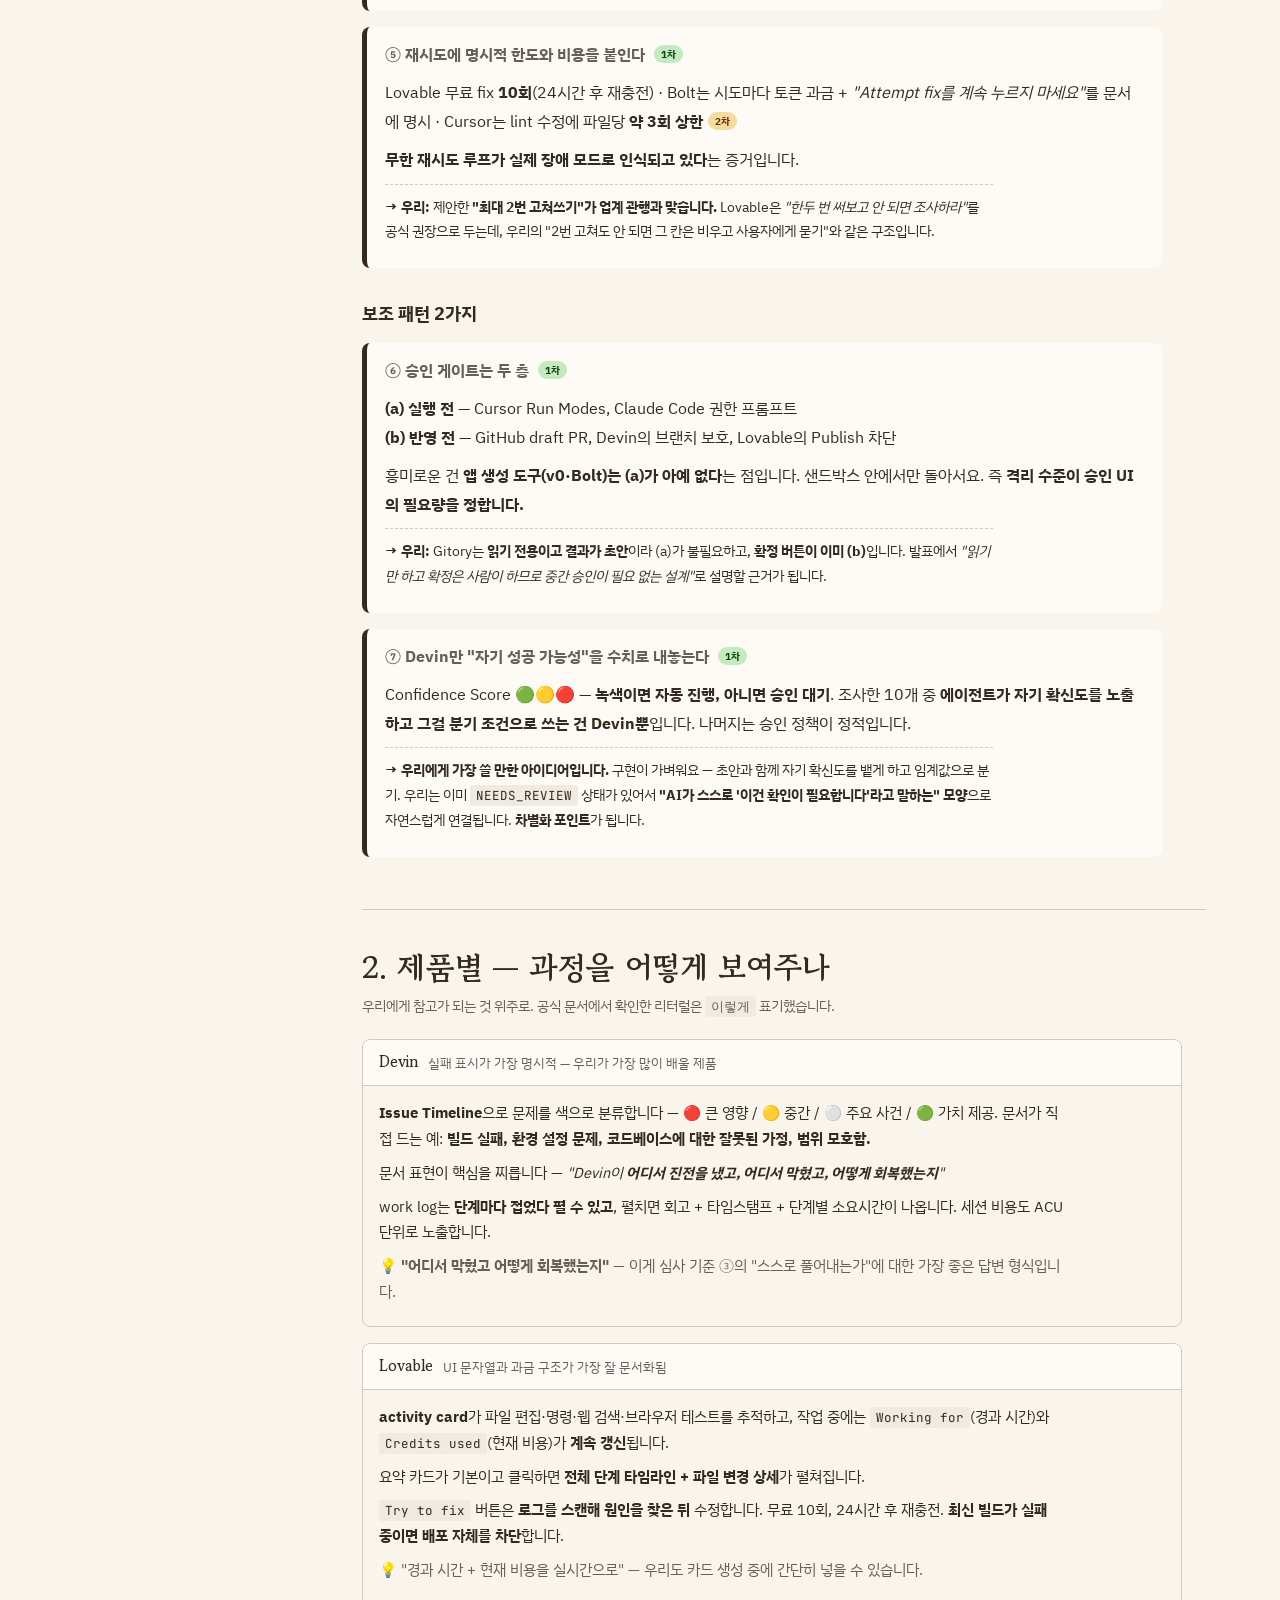
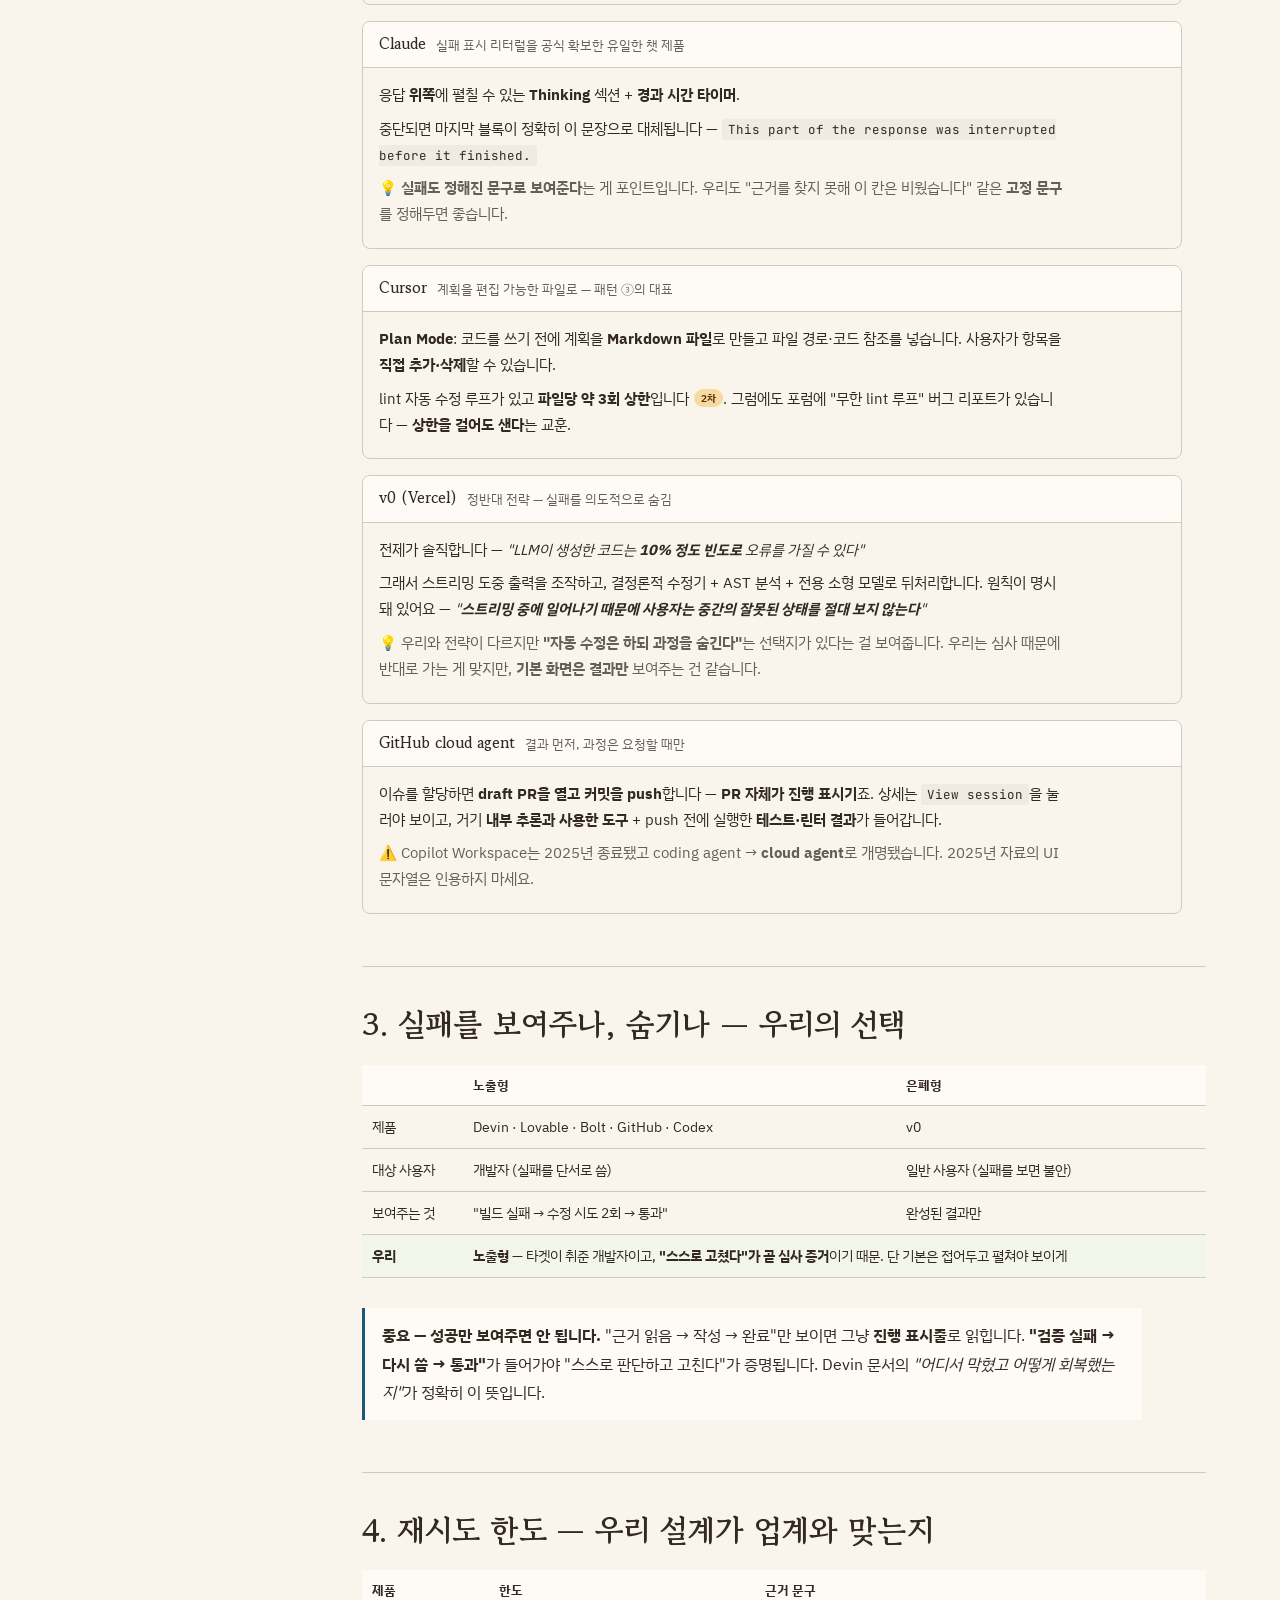
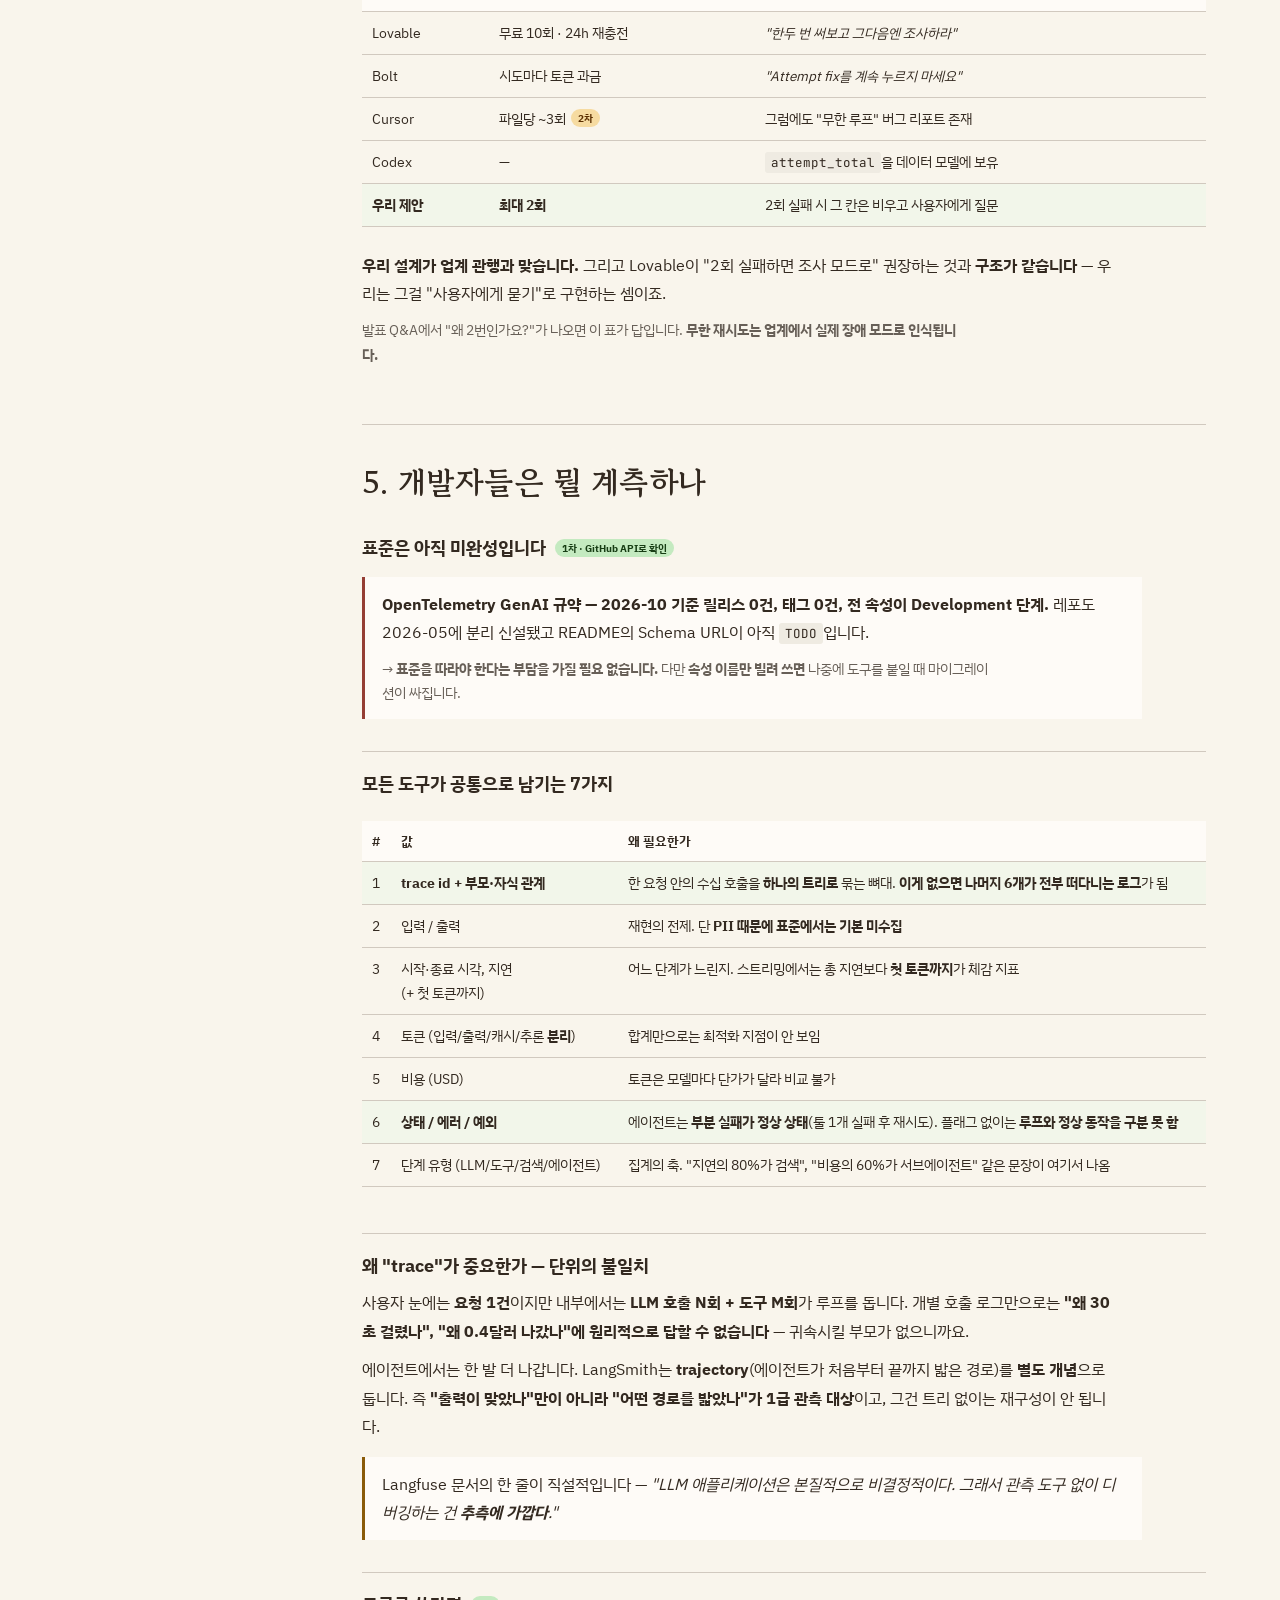
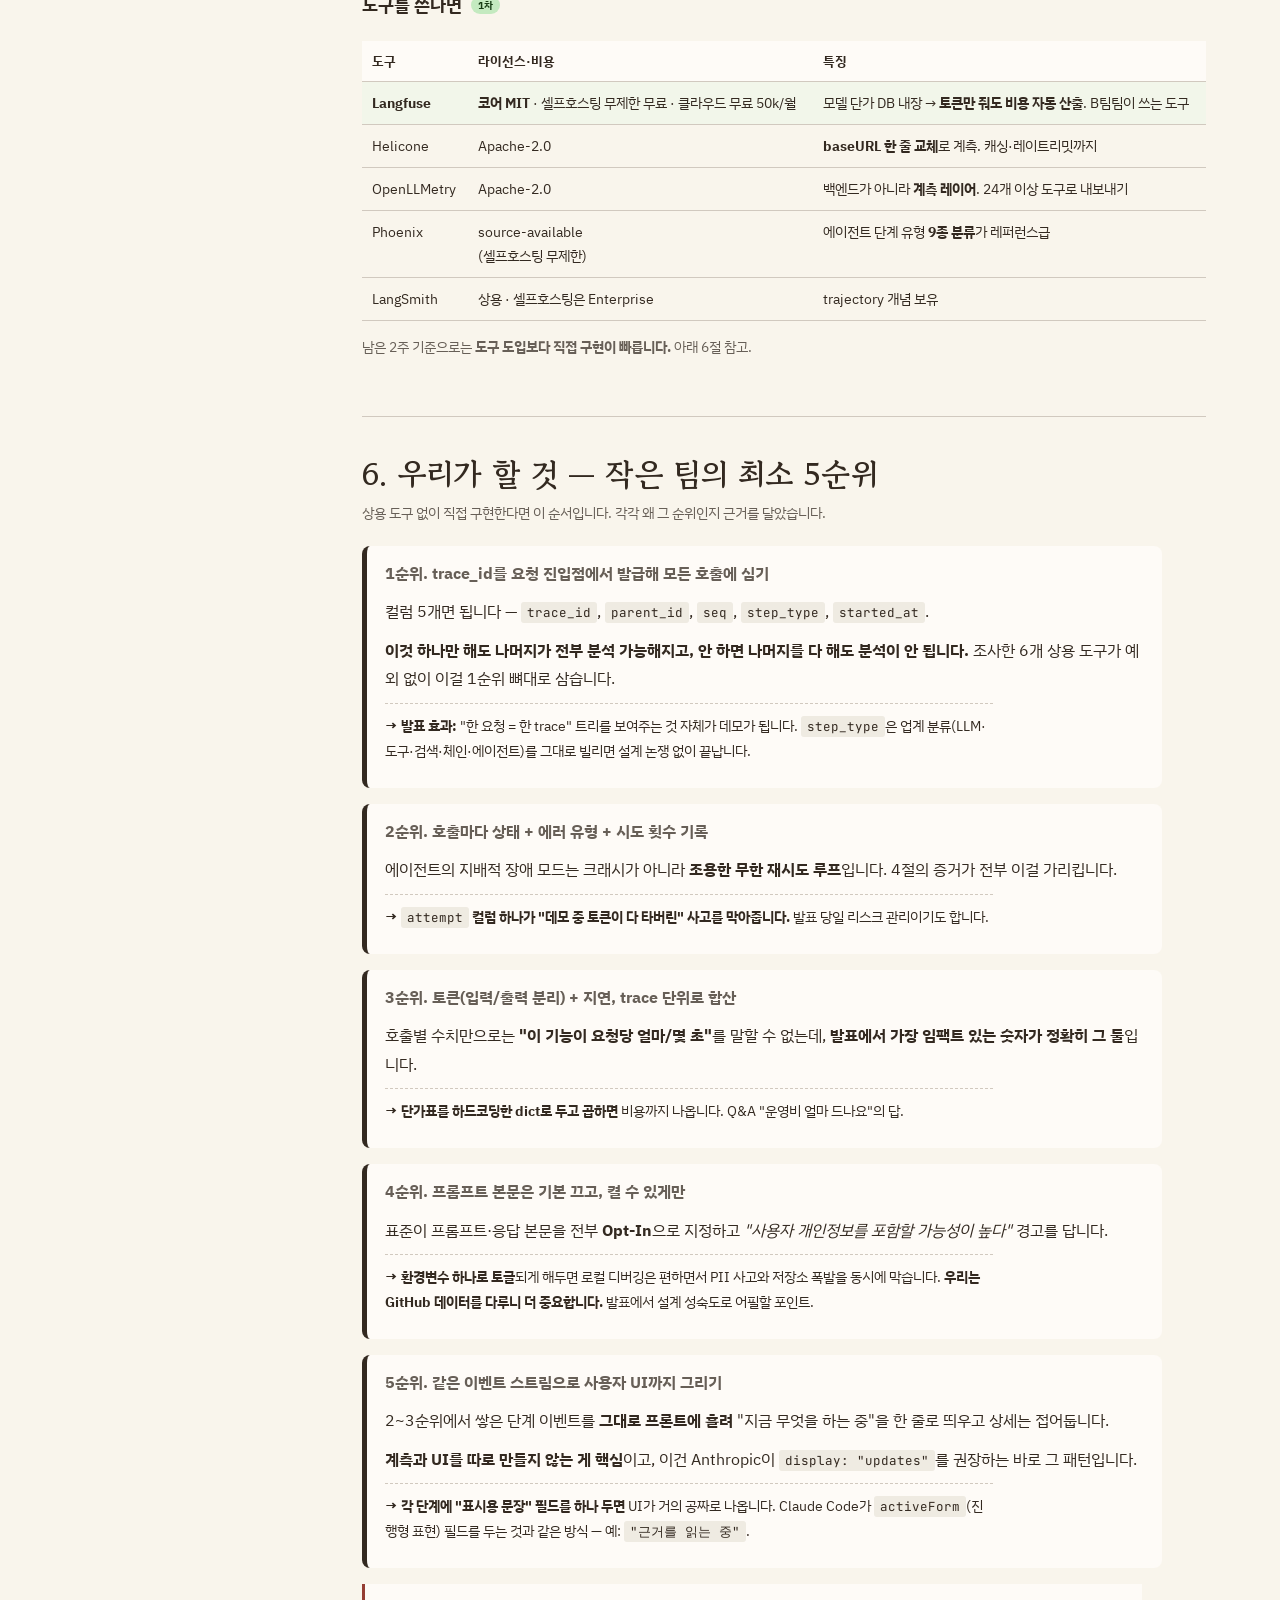
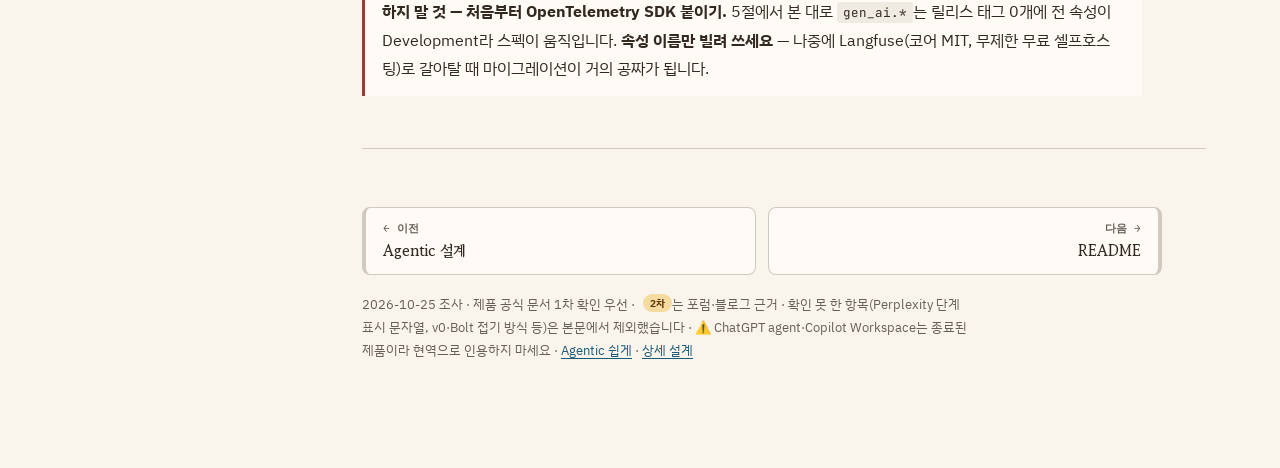
<file: industry-1025.html>
<!doctype html>
<html lang="ko">
<head>
<meta charset="utf-8">
<meta name="viewport" content="width=device-width, initial-scale=1">
<title>다른 서비스는 어떻게 하나 — AI 에이전트 과정 표시·계측</title>
<link rel="stylesheet" href="claude/tokens.css">
<link rel="stylesheet" href="claude/style.css">
<link rel="stylesheet" href="nav.css">
<style>
.prod{border:1px solid var(--color-rule);border-radius:var(--radius-md);margin:16px 0;overflow:hidden;max-width:82ch}
.prod>.h{background:var(--color-surface);padding:11px 16px;border-bottom:1px solid var(--color-rule);display:flex;align-items:baseline;gap:10px;flex-wrap:wrap}
.prod>.h b{font:700 15px var(--font-display)}
.prod>.h .tagline{font-size:12.5px;color:var(--color-muted)}
.prod>.b{padding:6px 16px 13px;font-size:14.5px}
.prod>.b p{margin:8px 0;font-size:14.5px}
.lit{font:12.5px var(--font-code);background:var(--color-code);padding:2px 6px;border-radius:3px}
.pat{border-left:5px solid var(--color-ink);padding:14px 18px;margin:16px 0;background:var(--color-surface);border-radius:var(--radius-md);max-width:80ch}
.pat h4{margin:0 0 7px;font-size:15.5px;border:0;padding:0;font-weight:700}
.pat .us{margin-top:10px;padding-top:10px;border-top:1px dashed var(--color-rule);font-size:14px;color:var(--color-ink)}
.pat .us b{color:var(--color-ink)}
.conf{display:inline-block;font:700 10px var(--font-body);padding:2px 7px;border-radius:999px;vertical-align:2px;margin-left:5px}
.c1{background:oklch(90% 0.07 142);color:oklch(32% 0.08 142)}
.c2{background:oklch(90% 0.08 86);color:oklch(35% 0.1 70)}
.c3{background:var(--color-code);color:var(--color-muted)}
</style>
</head>
<body>
<div class="wrap">

<nav class="docnav">
  <a class="home" href="before.html">⌂ 이전 자료</a>
  <span class="sep"></span>
  <a class="d" href="roadmap-1026.html"><span class="k">01</span>회의 반영</a>
  <a class="d" href="rubric-1025.html"><span class="k">02</span>심사 100점</a>
  <a class="d" href="improve-1025.html"><span class="k">03</span>보완 계획</a>
  <a class="d" href="agentic-easy.html"><span class="k">04</span>Agentic 쉽게</a>
  <a class="d" href="agentic-1025.html"><span class="k">05</span>Agentic 설계</a>
  <a class="d on" href="industry-1025.html"><span class="k">06</span>업계 사례</a>
  <a class="d" href="readme-1025.html"><span class="k">07</span>README</a>
  <span class="sep"></span>
  <a class="d" href="index.html">← 최신 자료 (11/4)</a>
</nav>

<header class="hero">
  <h1>다른 서비스는 어떻게 하나</h1>
  <p class="context">AI 에이전트 제품 10개가 <b>작업 과정을 사용자에게 어떻게 보여주고</b>, 개발자는 <b>무엇을 계측하는지</b> 조사 · 공식 문서 1차 확인 기준 2026-10</p>
  <p>조사 대상: ChatGPT · Claude · Perplexity · Cursor · Devin · GitHub cloud agent · v0 · Bolt · Lovable · Codex / 계측: OpenTelemetry GenAI · LangSmith · Langfuse · Weave · Phoenix · Helicone · OpenLLMetry</p>
  <p class="owner">각 항목에 <span class="conf c1">1차</span> 공식 문서 확인 · <span class="conf c2">2차</span> 포럼·블로그 · <span class="conf c3">미확인</span> 표기를 달았습니다</p>
</header>

<nav class="toc">
  <b>목차</b>
  <a href="#s1">1. 공통 패턴 5가지</a>
  <a href="#s2">2. 제품별 — 과정 표시</a>
  <a href="#s3">3. 실패를 보여주나 숨기나</a>
  <a href="#s4">4. 재시도 한도는 공통</a>
  <a href="#s5">5. 개발자 계측 — 뭘 남기나</a>
  <a href="#s6">6. 우리가 할 것 — 5순위</a>
</nav>

<section id="s1">
  <h2>1. 공통 패턴 5가지</h2>
  <p class="kicker">10개 제품에서 반복되는 설계. 각 패턴 끝에 <b>우리에게 뜻하는 것</b>을 달았습니다.</p>

  <div class="pat">
    <h4>① 요약 카드 → 클릭하면 상세 <span class="conf c1">1차</span></h4>
    <p>기본은 <b>접힌 요약 한 줄</b>, 과정은 눌러야 보입니다. 사실상 업계 표준입니다.</p>
    <p class="kicker">Lovable activity card · Devin work log 아코디언 · GitHub <span class="lit">View session</span> · Claude 접힌 Thinking 섹션 · Codex는 반복되는 diff를 아예 억제</p>
    <p class="us"><b>→ 우리:</b> "AI 작업 과정 보기"를 <b>기본 접어두기</b>로. 항상 펼쳐두면 UI가 시끄럽고, 업계 어느 제품도 그렇게 안 합니다.</p>
  </div>

  <div class="pat">
    <h4>② 날것의 추론은 절대 안 보여준다 <span class="conf c1">1차</span></h4>
    <p>OpenAI는 <b>별도 요약 모델의 출력</b>만 보여주고, Anthropic 문서는 <i>"어떤 설정으로도 raw chain of thought를 반환하지 않는다"</i>고 못 박습니다. 최신 모델은 API 기본값이 아예 <span class="lit">omitted</span>(요약조차 opt-in)입니다.</p>
    <p>대신 Anthropic이 권장하는 게 <span class="lit">display: "updates"</span> — <i>"추론은 감추고 각 단계마다 <b>상태 한 줄</b>을 사용자에게 보여주는 에이전트 인터페이스용"</i>.</p>
    <p class="us"><b>→ 우리:</b> AI가 뭘 생각했는지 길게 늘어놓을 필요 없습니다. <b>"근거 3건 읽음" "검증 실패 → 다시 씀" 같은 상태 한 줄</b>이 정답이고, 그게 업계 권장안입니다.</p>
  </div>

  <div class="pat">
    <h4>③ "사고 보여주기"에서 <b>"계획 먼저 보여주고 승인받기"</b>로 이동 <span class="conf c1">1차</span></h4>
    <p>2026년 가장 뚜렷한 변화입니다. Cursor <b>Plan Mode</b>는 코드 전에 계획을 <b>Markdown 파일</b>로 만들고 사용자가 항목을 직접 추가·삭제합니다. ChatGPT Deep research도 실행 전 research plan을 검토·수정하게 합니다.</p>
    <p class="us"><b>→ 우리:</b> 우리 흐름에는 이미 <b>후보 보드</b>가 그 역할을 합니다 — AI가 79개를 제안하고 사용자가 고르죠. 발표에서 <b>"계획 승인 단계가 이미 제품에 있다"</b>로 설명할 수 있습니다.</p>
  </div>

  <div class="pat">
    <h4>④ 실패 노출 전략이 두 진영으로 갈린다 <span class="conf c1">1차</span></h4>
    <p><b>노출형</b> — Devin Issue Timeline(🔴🟡⚪🟢), Lovable <span class="lit">Try to fix</span>, Bolt <span class="lit">Attempt fix</span>, Codex <span class="lit">attempt_total</span></p>
    <p><b>은폐형</b> — v0는 스트리밍 도중 출력을 고쳐서 <i>"<b>사용자는 중간의 잘못된 상태를 절대 보지 않는다</b>"</i>를 설계 원칙으로 명시합니다.</p>
    <p>갈림길은 <b>대상 사용자가 실패를 디버깅 단서로 쓸 수 있느냐</b>입니다. 개발자 도구는 노출, 일반 사용자 도구는 은폐.</p>
    <p class="us"><b>→ 우리는 노출형이 맞습니다.</b> 타겟이 개발자(취준생)이고, <b>"AI가 스스로 고쳤다"가 심사 증거</b>라서요. 단 ①처럼 접어두고, 성공만이 아니라 <b>실패→수정을 같이</b> 보여야 "스스로"가 증명됩니다.</p>
  </div>

  <div class="pat">
    <h4>⑤ 재시도에 명시적 한도와 비용을 붙인다 <span class="conf c1">1차</span></h4>
    <p>Lovable 무료 fix <b>10회</b>(24시간 후 재충전) · Bolt는 시도마다 토큰 과금 + <i>"Attempt fix를 계속 누르지 마세요"</i>를 문서에 명시 · Cursor는 lint 수정에 파일당 <b>약 3회 상한</b><span class="conf c2">2차</span></p>
    <p><b>무한 재시도 루프가 실제 장애 모드로 인식되고 있다</b>는 증거입니다.</p>
    <p class="us"><b>→ 우리:</b> 제안한 <b>"최대 2번 고쳐쓰기"가 업계 관행과 맞습니다.</b> Lovable은 <i>"한두 번 써보고 안 되면 조사하라"</i>를 공식 권장으로 두는데, 우리의 "2번 고쳐도 안 되면 그 칸은 비우고 사용자에게 묻기"와 같은 구조입니다.</p>
  </div>

  <h3>보조 패턴 2가지</h3>

  <div class="pat">
    <h4>⑥ 승인 게이트는 두 층 <span class="conf c1">1차</span></h4>
    <p><b>(a) 실행 전</b> — Cursor Run Modes, Claude Code 권한 프롬프트<br>
    <b>(b) 반영 전</b> — GitHub draft PR, Devin의 브랜치 보호, Lovable의 Publish 차단</p>
    <p>흥미로운 건 <b>앱 생성 도구(v0·Bolt)는 (a)가 아예 없다</b>는 점입니다. 샌드박스 안에서만 돌아서요. 즉 <b>격리 수준이 승인 UI의 필요량을 정합니다.</b></p>
    <p class="us"><b>→ 우리:</b> Gitory는 <b>읽기 전용이고 결과가 초안</b>이라 (a)가 불필요하고, <b>확정 버튼이 이미 (b)</b>입니다. 발표에서 <i>"읽기만 하고 확정은 사람이 하므로 중간 승인이 필요 없는 설계"</i>로 설명할 근거가 됩니다.</p>
  </div>

  <div class="pat">
    <h4>⑦ Devin만 "자기 성공 가능성"을 수치로 내놓는다 <span class="conf c1">1차</span></h4>
    <p>Confidence Score 🟢🟡🔴 — <b>녹색이면 자동 진행, 아니면 승인 대기</b>. 조사한 10개 중 <b>에이전트가 자기 확신도를 노출하고 그걸 분기 조건으로 쓰는 건 Devin뿐</b>입니다. 나머지는 승인 정책이 정적입니다.</p>
    <p class="us"><b>→ 우리에게 가장 쓸 만한 아이디어입니다.</b> 구현이 가벼워요 — 초안과 함께 자기 확신도를 뱉게 하고 임계값으로 분기. 우리는 이미 <span class="lit">NEEDS_REVIEW</span> 상태가 있어서 <b>"AI가 스스로 '이건 확인이 필요합니다'라고 말하는" 모양</b>으로 자연스럽게 연결됩니다. <b>차별화 포인트</b>가 됩니다.</p>
  </div>
</section>

<section id="s2">
  <h2>2. 제품별 — 과정을 어떻게 보여주나</h2>
  <p class="kicker">우리에게 참고가 되는 것 위주로. 공식 문서에서 확인한 리터럴은 <span class="lit">이렇게</span> 표기했습니다.</p>

  <div class="prod">
    <div class="h"><b>Devin</b><span class="tagline">실패 표시가 가장 명시적 — 우리가 가장 많이 배울 제품</span></div>
    <div class="b">
      <p><b>Issue Timeline</b>으로 문제를 색으로 분류합니다 — 🔴 큰 영향 / 🟡 중간 / ⚪ 주요 사건 / 🟢 가치 제공. 문서가 직접 드는 예: <b>빌드 실패, 환경 설정 문제, 코드베이스에 대한 잘못된 가정, 범위 모호함.</b></p>
      <p>문서 표현이 핵심을 찌릅니다 — <i>"Devin이 <b>어디서 진전을 냈고, 어디서 막혔고, 어떻게 회복했는지</b>"</i></p>
      <p>work log는 <b>단계마다 접었다 펼 수 있고</b>, 펼치면 회고 + 타임스탬프 + 단계별 소요시간이 나옵니다. 세션 비용도 ACU 단위로 노출합니다.</p>
      <p class="kicker">💡 <b>"어디서 막혔고 어떻게 회복했는지"</b> — 이게 심사 기준 ③의 "스스로 풀어내는가"에 대한 가장 좋은 답변 형식입니다.</p>
    </div>
  </div>

  <div class="prod">
    <div class="h"><b>Lovable</b><span class="tagline">UI 문자열과 과금 구조가 가장 잘 문서화됨</span></div>
    <div class="b">
      <p><b>activity card</b>가 파일 편집·명령·웹 검색·브라우저 테스트를 추적하고, 작업 중에는 <span class="lit">Working for</span>(경과 시간)와 <span class="lit">Credits used</span>(현재 비용)가 <b>계속 갱신</b>됩니다.</p>
      <p>요약 카드가 기본이고 클릭하면 <b>전체 단계 타임라인 + 파일 변경 상세</b>가 펼쳐집니다.</p>
      <p><span class="lit">Try to fix</span> 버튼은 <b>로그를 스캔해 원인을 찾은 뒤</b> 수정합니다. 무료 10회, 24시간 후 재충전. <b>최신 빌드가 실패 중이면 배포 자체를 차단</b>합니다.</p>
      <p class="kicker">💡 "경과 시간 + 현재 비용을 실시간으로" — 우리도 카드 생성 중에 간단히 넣을 수 있습니다.</p>
    </div>
  </div>

  <div class="prod">
    <div class="h"><b>Claude</b><span class="tagline">실패 표시 리터럴을 공식 확보한 유일한 챗 제품</span></div>
    <div class="b">
      <p>응답 <b>위쪽</b>에 펼칠 수 있는 <b>Thinking</b> 섹션 + <b>경과 시간 타이머</b>.</p>
      <p>중단되면 마지막 블록이 정확히 이 문장으로 대체됩니다 — <span class="lit">This part of the response was interrupted before it finished.</span></p>
      <p class="kicker">💡 <b>실패도 정해진 문구로 보여준다</b>는 게 포인트입니다. 우리도 "근거를 찾지 못해 이 칸은 비웠습니다" 같은 <b>고정 문구</b>를 정해두면 좋습니다.</p>
    </div>
  </div>

  <div class="prod">
    <div class="h"><b>Cursor</b><span class="tagline">계획을 편집 가능한 파일로 — 패턴 ③의 대표</span></div>
    <div class="b">
      <p><b>Plan Mode</b>: 코드를 쓰기 전에 계획을 <b>Markdown 파일</b>로 만들고 파일 경로·코드 참조를 넣습니다. 사용자가 항목을 <b>직접 추가·삭제</b>할 수 있습니다.</p>
      <p>lint 자동 수정 루프가 있고 <b>파일당 약 3회 상한</b>입니다<span class="conf c2">2차</span>. 그럼에도 포럼에 "무한 lint 루프" 버그 리포트가 있습니다 — <b>상한을 걸어도 샌다</b>는 교훈.</p>
    </div>
  </div>

  <div class="prod">
    <div class="h"><b>v0 (Vercel)</b><span class="tagline">정반대 전략 — 실패를 의도적으로 숨김</span></div>
    <div class="b">
      <p>전제가 솔직합니다 — <i>"LLM이 생성한 코드는 <b>10% 정도 빈도로</b> 오류를 가질 수 있다"</i></p>
      <p>그래서 스트리밍 도중 출력을 조작하고, 결정론적 수정기 + AST 분석 + 전용 소형 모델로 뒤처리합니다. 원칙이 명시돼 있어요 — <i>"<b>스트리밍 중에 일어나기 때문에 사용자는 중간의 잘못된 상태를 절대 보지 않는다</b>"</i></p>
      <p class="kicker">💡 우리와 전략이 다르지만 <b>"자동 수정은 하되 과정을 숨긴다"</b>는 선택지가 있다는 걸 보여줍니다. 우리는 심사 때문에 반대로 가는 게 맞지만, <b>기본 화면은 결과만</b> 보여주는 건 같습니다.</p>
    </div>
  </div>

  <div class="prod">
    <div class="h"><b>GitHub cloud agent</b><span class="tagline">결과 먼저, 과정은 요청할 때만</span></div>
    <div class="b">
      <p>이슈를 할당하면 <b>draft PR을 열고 커밋을 push</b>합니다 — <b>PR 자체가 진행 표시기</b>죠. 상세는 <span class="lit">View session</span>을 눌러야 보이고, 거기 <b>내부 추론과 사용한 도구</b> + push 전에 실행한 <b>테스트·린터 결과</b>가 들어갑니다.</p>
      <p class="kicker">⚠️ Copilot Workspace는 2025년 종료됐고 coding agent → <b>cloud agent</b>로 개명됐습니다. 2025년 자료의 UI 문자열은 인용하지 마세요.</p>
    </div>
  </div>
</section>

<section id="s3">
  <h2>3. 실패를 보여주나, 숨기나 — 우리의 선택</h2>

  <div class="tblw"><table>
    <tr><th></th><th>노출형</th><th>은폐형</th></tr>
    <tr><td>제품</td><td>Devin · Lovable · Bolt · GitHub · Codex</td><td>v0</td></tr>
    <tr><td>대상 사용자</td><td>개발자 (실패를 단서로 씀)</td><td>일반 사용자 (실패를 보면 불안)</td></tr>
    <tr><td>보여주는 것</td><td>"빌드 실패 → 수정 시도 2회 → 통과"</td><td>완성된 결과만</td></tr>
    <tr class="good"><td><b>우리</b></td><td colspan="2"><b>노출형</b> — 타겟이 취준 개발자이고, <b>"스스로 고쳤다"가 곧 심사 증거</b>이기 때문. 단 기본은 접어두고 펼쳐야 보이게</td></tr>
  </table></div>

  <div class="note b"><p><b>중요 — 성공만 보여주면 안 됩니다.</b> "근거 읽음 → 작성 → 완료"만 보이면 그냥 <b>진행 표시줄</b>로 읽힙니다. <b>"검증 실패 → 다시 씀 → 통과"</b>가 들어가야 "스스로 판단하고 고친다"가 증명됩니다. Devin 문서의 <i>"어디서 막혔고 어떻게 회복했는지"</i>가 정확히 이 뜻입니다.</p></div>
</section>

<section id="s4">
  <h2>4. 재시도 한도 — 우리 설계가 업계와 맞는지</h2>

  <div class="tblw"><table>
    <tr><th>제품</th><th>한도</th><th>근거 문구</th></tr>
    <tr><td>Lovable</td><td>무료 10회 · 24h 재충전</td><td><i>"한두 번 써보고 그다음엔 조사하라"</i></td></tr>
    <tr><td>Bolt</td><td>시도마다 토큰 과금</td><td><i>"Attempt fix를 계속 누르지 마세요"</i></td></tr>
    <tr><td>Cursor</td><td>파일당 ~3회<span class="conf c2">2차</span></td><td>그럼에도 "무한 루프" 버그 리포트 존재</td></tr>
    <tr><td>Codex</td><td>—</td><td><span class="lit">attempt_total</span>을 데이터 모델에 보유</td></tr>
    <tr class="good"><td><b>우리 제안</b></td><td><b>최대 2회</b></td><td>2회 실패 시 그 칸은 비우고 사용자에게 질문</td></tr>
  </table></div>

  <p><b>우리 설계가 업계 관행과 맞습니다.</b> 그리고 Lovable이 "2회 실패하면 조사 모드로" 권장하는 것과 <b>구조가 같습니다</b> — 우리는 그걸 "사용자에게 묻기"로 구현하는 셈이죠.</p>
  <p class="kicker">발표 Q&amp;A에서 "왜 2번인가요?"가 나오면 이 표가 답입니다. <b>무한 재시도는 업계에서 실제 장애 모드로 인식됩니다.</b></p>
</section>

<section id="s5">
  <h2>5. 개발자들은 뭘 계측하나</h2>

  <h3>표준은 아직 미완성입니다 <span class="conf c1">1차 · GitHub API로 확인</span></h3>
  <div class="note r"><p><b>OpenTelemetry GenAI 규약 — 2026-10 기준 릴리스 0건, 태그 0건, 전 속성이 Development 단계.</b> 레포도 2026-05에 분리 신설됐고 README의 Schema URL이 아직 <span class="lit">TODO</span>입니다.</p>
  <p class="kicker">→ <b>표준을 따라야 한다는 부담을 가질 필요 없습니다.</b> 다만 <b>속성 이름만 빌려 쓰면</b> 나중에 도구를 붙일 때 마이그레이션이 싸집니다.</p></div>

  <h3>모든 도구가 공통으로 남기는 7가지</h3>
  <div class="tblw"><table>
    <tr><th>#</th><th>값</th><th>왜 필요한가</th></tr>
    <tr class="good"><td>1</td><td><b>trace id + 부모·자식 관계</b></td><td>한 요청 안의 수십 호출을 <b>하나의 트리로</b> 묶는 뼈대. <b>이게 없으면 나머지 6개가 전부 떠다니는 로그</b>가 됨</td></tr>
    <tr><td>2</td><td>입력 / 출력</td><td>재현의 전제. 단 <b>PII 때문에 표준에서는 기본 미수집</b></td></tr>
    <tr><td>3</td><td>시작·종료 시각, 지연<br>(+ 첫 토큰까지)</td><td>어느 단계가 느린지. 스트리밍에서는 총 지연보다 <b>첫 토큰까지</b>가 체감 지표</td></tr>
    <tr><td>4</td><td>토큰 (입력/출력/캐시/추론 <b>분리</b>)</td><td>합계만으로는 최적화 지점이 안 보임</td></tr>
    <tr><td>5</td><td>비용 (USD)</td><td>토큰은 모델마다 단가가 달라 비교 불가</td></tr>
    <tr class="good"><td>6</td><td><b>상태 / 에러 / 예외</b></td><td>에이전트는 <b>부분 실패가 정상 상태</b>(툴 1개 실패 후 재시도). 플래그 없이는 <b>루프와 정상 동작을 구분 못 함</b></td></tr>
    <tr><td>7</td><td>단계 유형 (LLM/도구/검색/에이전트)</td><td>집계의 축. "지연의 80%가 검색", "비용의 60%가 서브에이전트" 같은 문장이 여기서 나옴</td></tr>
  </table></div>

  <h3>왜 "trace"가 중요한가 — 단위의 불일치</h3>
  <p>사용자 눈에는 <b>요청 1건</b>이지만 내부에서는 <b>LLM 호출 N회 + 도구 M회</b>가 루프를 돕니다. 개별 호출 로그만으로는 <b>"왜 30초 걸렸나", "왜 0.4달러 나갔나"에 원리적으로 답할 수 없습니다</b> — 귀속시킬 부모가 없으니까요.</p>
  <p>에이전트에서는 한 발 더 나갑니다. LangSmith는 <b>trajectory</b>(에이전트가 처음부터 끝까지 밟은 경로)를 <b>별도 개념</b>으로 둡니다. 즉 <b>"출력이 맞았나"만이 아니라 "어떤 경로를 밟았나"가 1급 관측 대상</b>이고, 그건 트리 없이는 재구성이 안 됩니다.</p>
  <div class="note"><p>Langfuse 문서의 한 줄이 직설적입니다 — <i>"LLM 애플리케이션은 본질적으로 비결정적이다. 그래서 관측 도구 없이 디버깅하는 건 <b>추측에 가깝다</b>."</i></p></div>

  <h3>도구를 쓴다면 <span class="conf c1">1차</span></h3>
  <div class="tblw"><table>
    <tr><th>도구</th><th>라이선스·비용</th><th>특징</th></tr>
    <tr class="good"><td><b>Langfuse</b></td><td><b>코어 MIT</b> · 셀프호스팅 무제한 무료 · 클라우드 무료 50k/월</td><td>모델 단가 DB 내장 → <b>토큰만 줘도 비용 자동 산출</b>. B팀팀이 쓰는 도구</td></tr>
    <tr><td>Helicone</td><td>Apache-2.0</td><td><b>baseURL 한 줄 교체</b>로 계측. 캐싱·레이트리밋까지</td></tr>
    <tr><td>OpenLLMetry</td><td>Apache-2.0</td><td>백엔드가 아니라 <b>계측 레이어</b>. 24개 이상 도구로 내보내기</td></tr>
    <tr><td>Phoenix</td><td>source-available<br>(셀프호스팅 무제한)</td><td>에이전트 단계 유형 <b>9종 분류</b>가 레퍼런스급</td></tr>
    <tr><td>LangSmith</td><td>상용 · 셀프호스팅은 Enterprise</td><td>trajectory 개념 보유</td></tr>
  </table></div>
  <p class="kicker">남은 2주 기준으로는 <b>도구 도입보다 직접 구현이 빠릅니다.</b> 아래 6절 참고.</p>
</section>

<section id="s6">
  <h2>6. 우리가 할 것 — 작은 팀의 최소 5순위</h2>
  <p class="kicker">상용 도구 없이 직접 구현한다면 이 순서입니다. 각각 왜 그 순위인지 근거를 달았습니다.</p>

  <div class="pat">
    <h4>1순위. <b>trace_id</b>를 요청 진입점에서 발급해 모든 호출에 심기</h4>
    <p>컬럼 5개면 됩니다 — <span class="lit">trace_id</span>, <span class="lit">parent_id</span>, <span class="lit">seq</span>, <span class="lit">step_type</span>, <span class="lit">started_at</span>.</p>
    <p><b>이것 하나만 해도 나머지가 전부 분석 가능해지고, 안 하면 나머지를 다 해도 분석이 안 됩니다.</b> 조사한 6개 상용 도구가 예외 없이 이걸 1순위 뼈대로 삼습니다.</p>
    <p class="us"><b>→ 발표 효과:</b> "한 요청 = 한 trace" 트리를 보여주는 것 자체가 데모가 됩니다. <span class="lit">step_type</span>은 업계 분류(LLM·도구·검색·체인·에이전트)를 그대로 빌리면 설계 논쟁 없이 끝납니다.</p>
  </div>

  <div class="pat">
    <h4>2순위. 호출마다 <b>상태 + 에러 유형 + 시도 횟수</b> 기록</h4>
    <p>에이전트의 지배적 장애 모드는 크래시가 아니라 <b>조용한 무한 재시도 루프</b>입니다. 4절의 증거가 전부 이걸 가리킵니다.</p>
    <p class="us"><b>→ <span class="lit">attempt</span> 컬럼 하나가 "데모 중 토큰이 다 타버린" 사고를 막아줍니다.</b> 발표 당일 리스크 관리이기도 합니다.</p>
  </div>

  <div class="pat">
    <h4>3순위. 토큰(입력/출력 분리) + 지연, <b>trace 단위로 합산</b></h4>
    <p>호출별 수치만으로는 <b>"이 기능이 요청당 얼마/몇 초"</b>를 말할 수 없는데, <b>발표에서 가장 임팩트 있는 숫자가 정확히 그 둘</b>입니다.</p>
    <p class="us"><b>→ 단가표를 하드코딩한 dict로 두고 곱하면</b> 비용까지 나옵니다. Q&amp;A "운영비 얼마 드나요"의 답.</p>
  </div>

  <div class="pat">
    <h4>4순위. 프롬프트 본문은 <b>기본 끄고, 켤 수 있게만</b></h4>
    <p>표준이 프롬프트·응답 본문을 전부 <b>Opt-In</b>으로 지정하고 <i>"사용자 개인정보를 포함할 가능성이 높다"</i> 경고를 답니다.</p>
    <p class="us"><b>→ 환경변수 하나로 토글</b>되게 해두면 로컬 디버깅은 편하면서 PII 사고와 저장소 폭발을 동시에 막습니다. <b>우리는 GitHub 데이터를 다루니 더 중요합니다.</b> 발표에서 설계 성숙도로 어필할 포인트.</p>
  </div>

  <div class="pat">
    <h4>5순위. <b>같은 이벤트 스트림으로 사용자 UI까지 그리기</b></h4>
    <p>2~3순위에서 쌓은 단계 이벤트를 <b>그대로 프론트에 흘려</b> "지금 무엇을 하는 중"을 한 줄로 띄우고 상세는 접어둡니다.</p>
    <p><b>계측과 UI를 따로 만들지 않는 게 핵심</b>이고, 이건 Anthropic이 <span class="lit">display: "updates"</span>를 권장하는 바로 그 패턴입니다.</p>
    <p class="us"><b>→ 각 단계에 "표시용 문장" 필드를 하나 두면</b> UI가 거의 공짜로 나옵니다. Claude Code가 <span class="lit">activeForm</span>(진행형 표현) 필드를 두는 것과 같은 방식 — 예: <span class="lit">"근거를 읽는 중"</span>.</p>
  </div>

  <div class="note r"><p><b>하지 말 것 — 처음부터 OpenTelemetry SDK 붙이기.</b> 5절에서 본 대로 <span class="lit">gen_ai.*</span>는 릴리스 태그 0개에 전 속성이 Development라 스펙이 움직입니다. <b>속성 이름만 빌려 쓰세요</b> — 나중에 Langfuse(코어 MIT, 무제한 무료 셀프호스팅)로 갈아탈 때 마이그레이션이 거의 공짜가 됩니다.</p></div>
</section>


<nav class="pager">
  <a class="prev" href="agentic-1025.html"><span class="lbl">← 이전</span><span class="ttl">Agentic 설계</span></a>
  <a class="next" href="readme-1025.html"><span class="lbl">다음 →</span><span class="ttl">README</span></a>
</nav>

<p class="foot">2026-10-25 조사 · 제품 공식 문서 1차 확인 우선 · <span class="conf c2">2차</span>는 포럼·블로그 근거 · 확인 못 한 항목(Perplexity 단계 표시 문자열, v0·Bolt 접기 방식 등)은 본문에서 제외했습니다 · ⚠️ ChatGPT agent·Copilot Workspace는 종료된 제품이라 현역으로 인용하지 마세요 · <a href="agentic-easy.html">Agentic 쉽게</a> · <a href="agentic-1025.html">상세 설계</a></p>
</div>
</body>
</html>
</file>
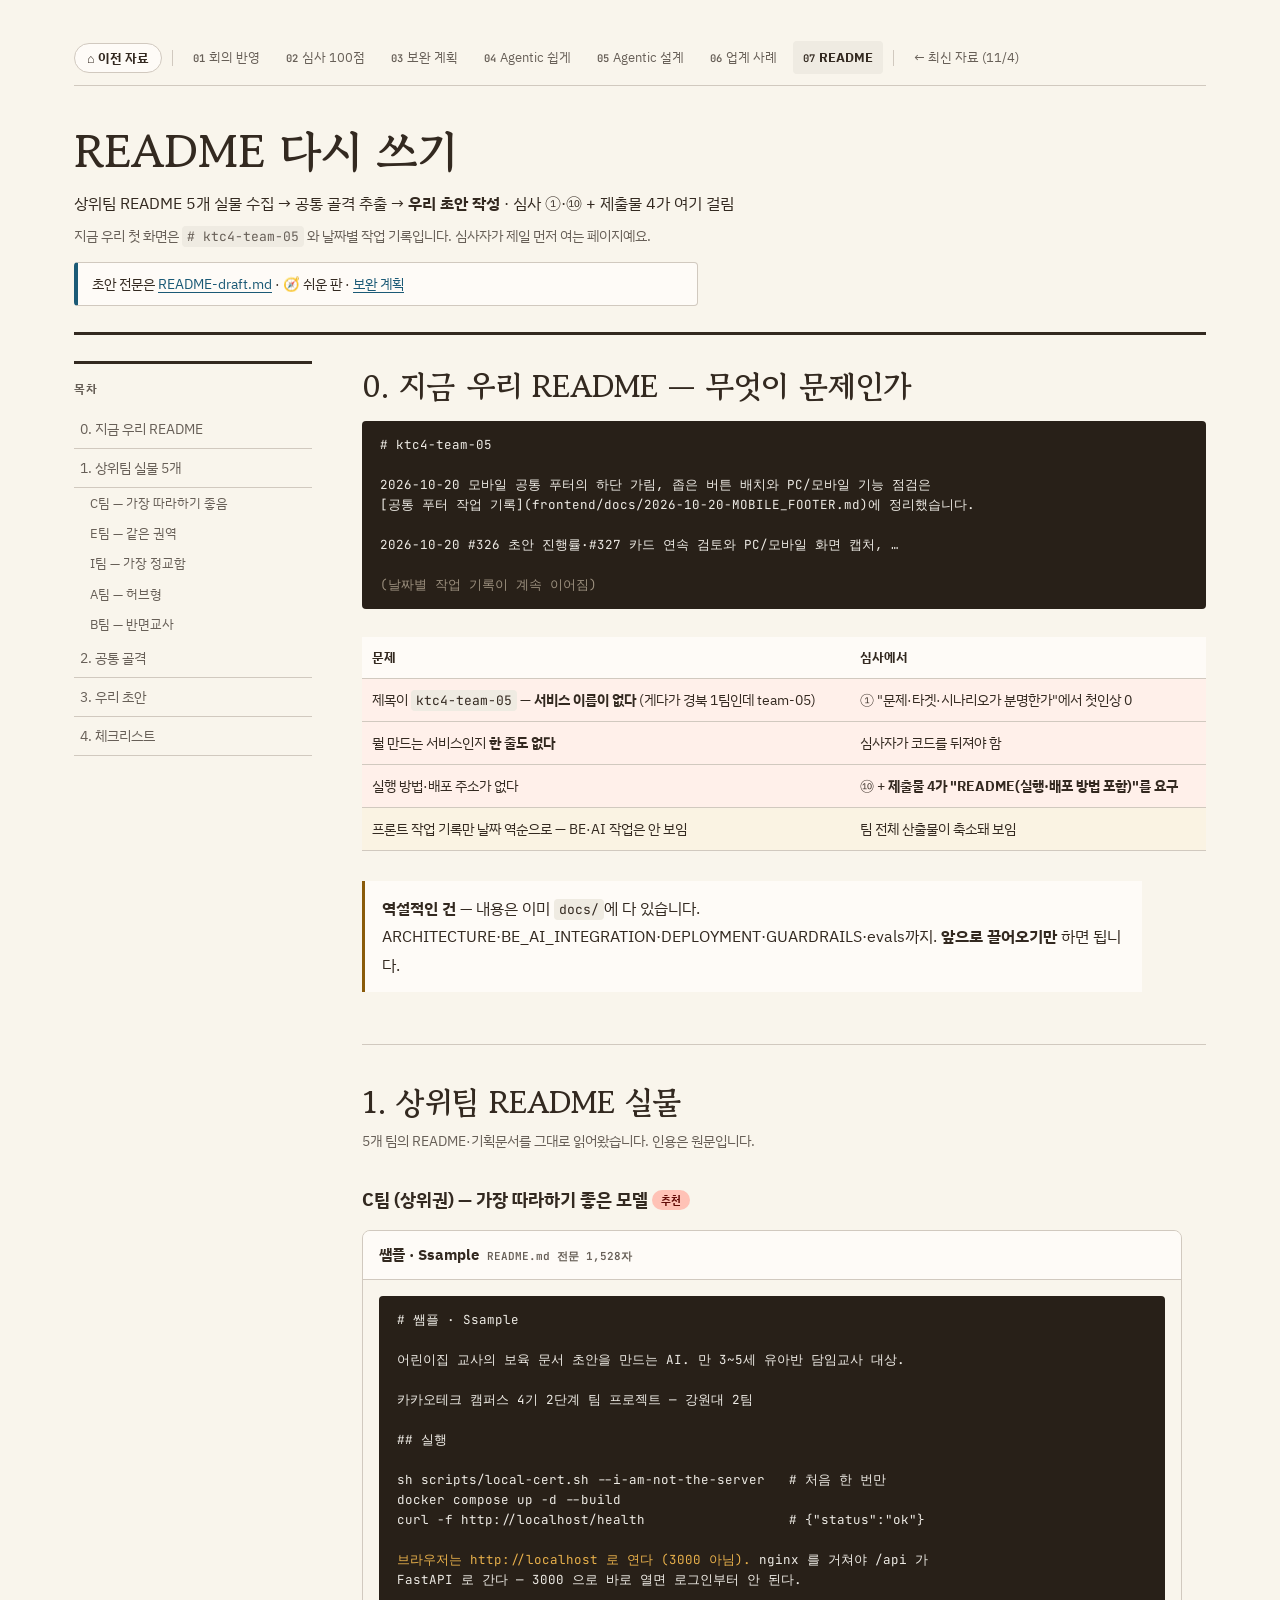
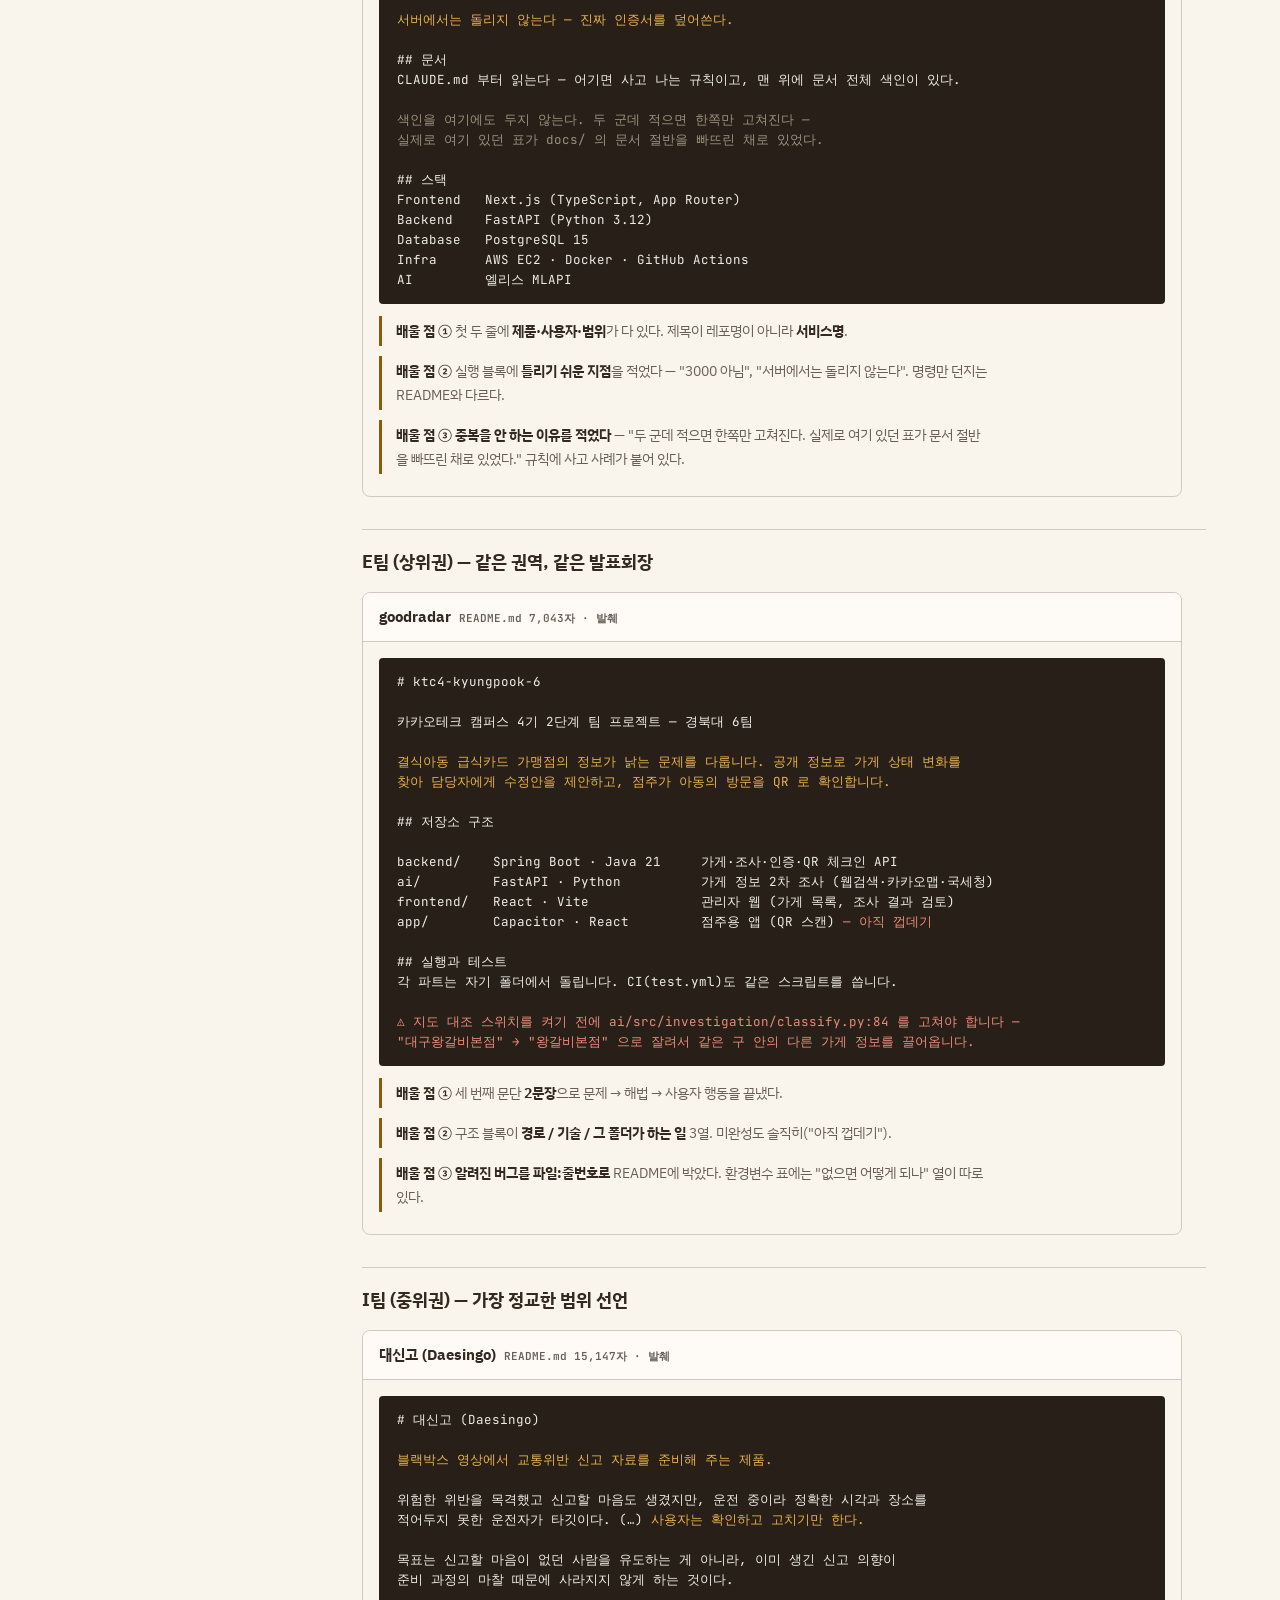
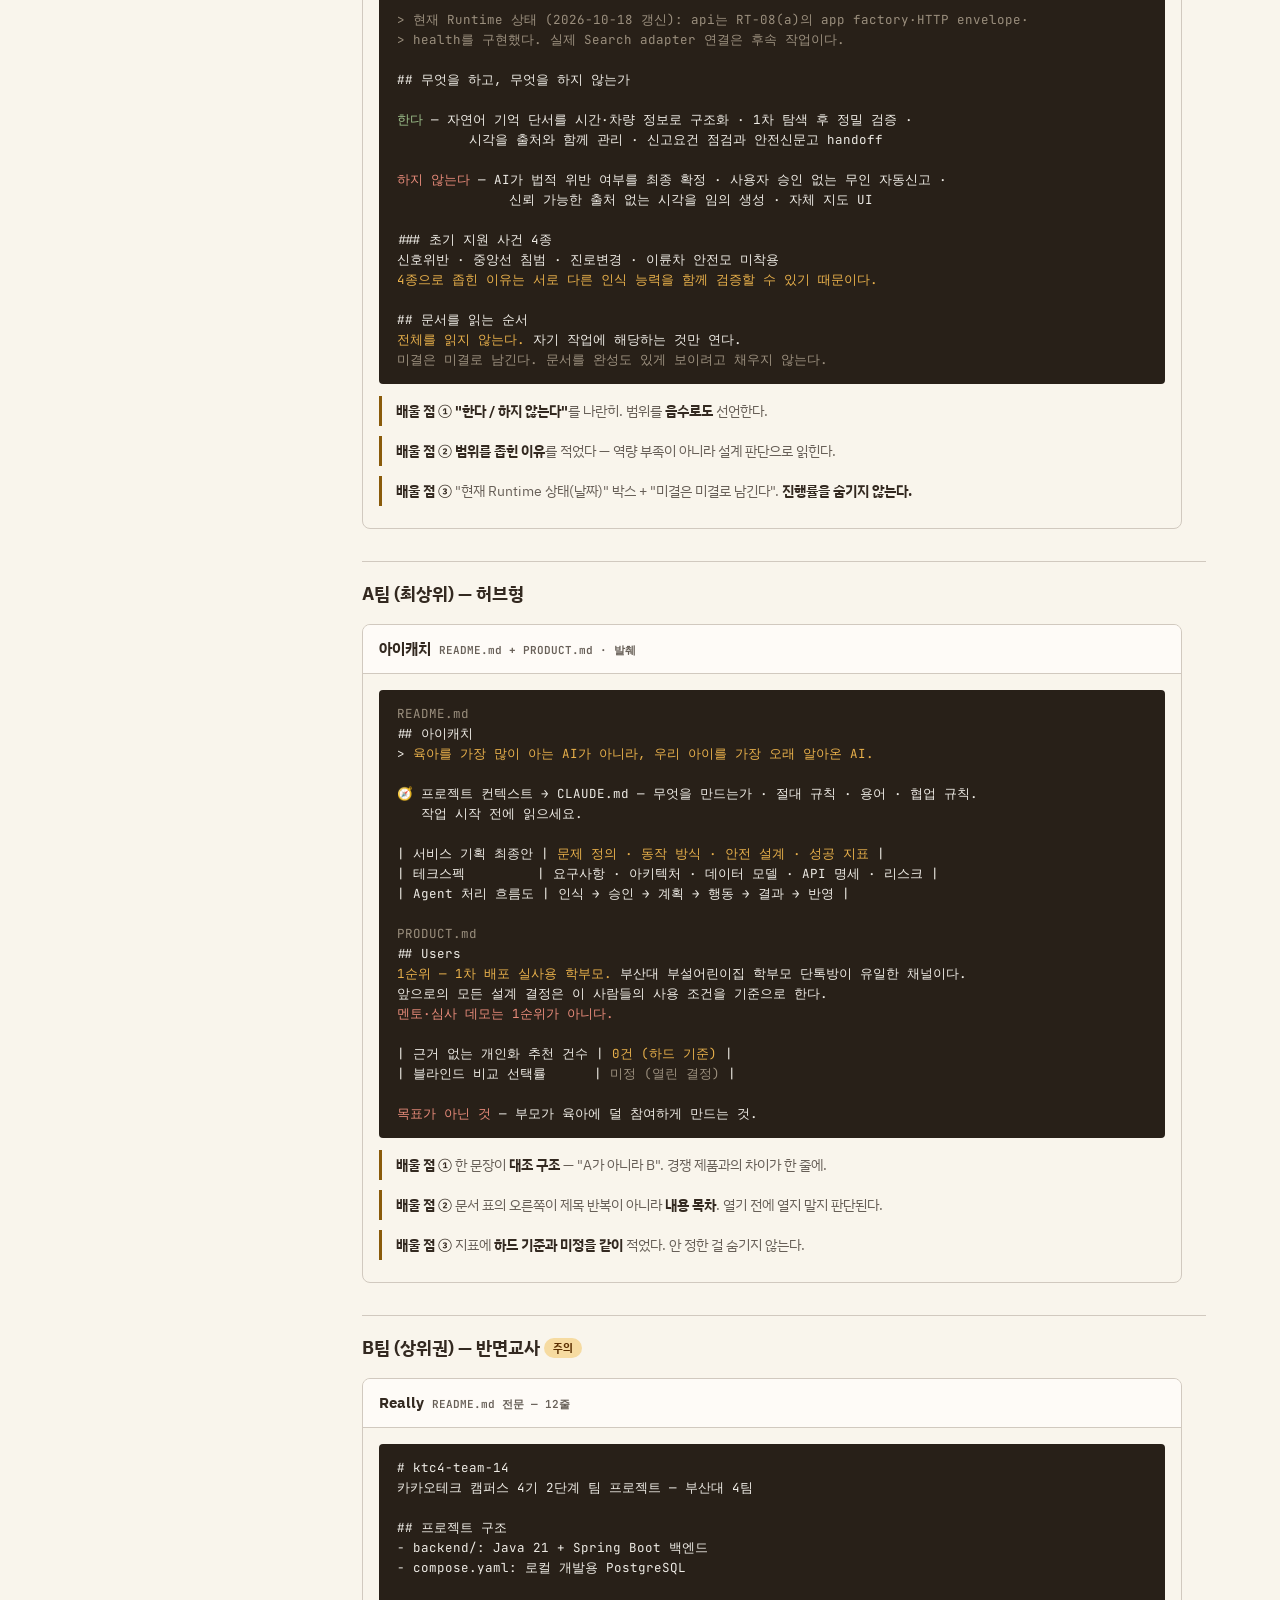
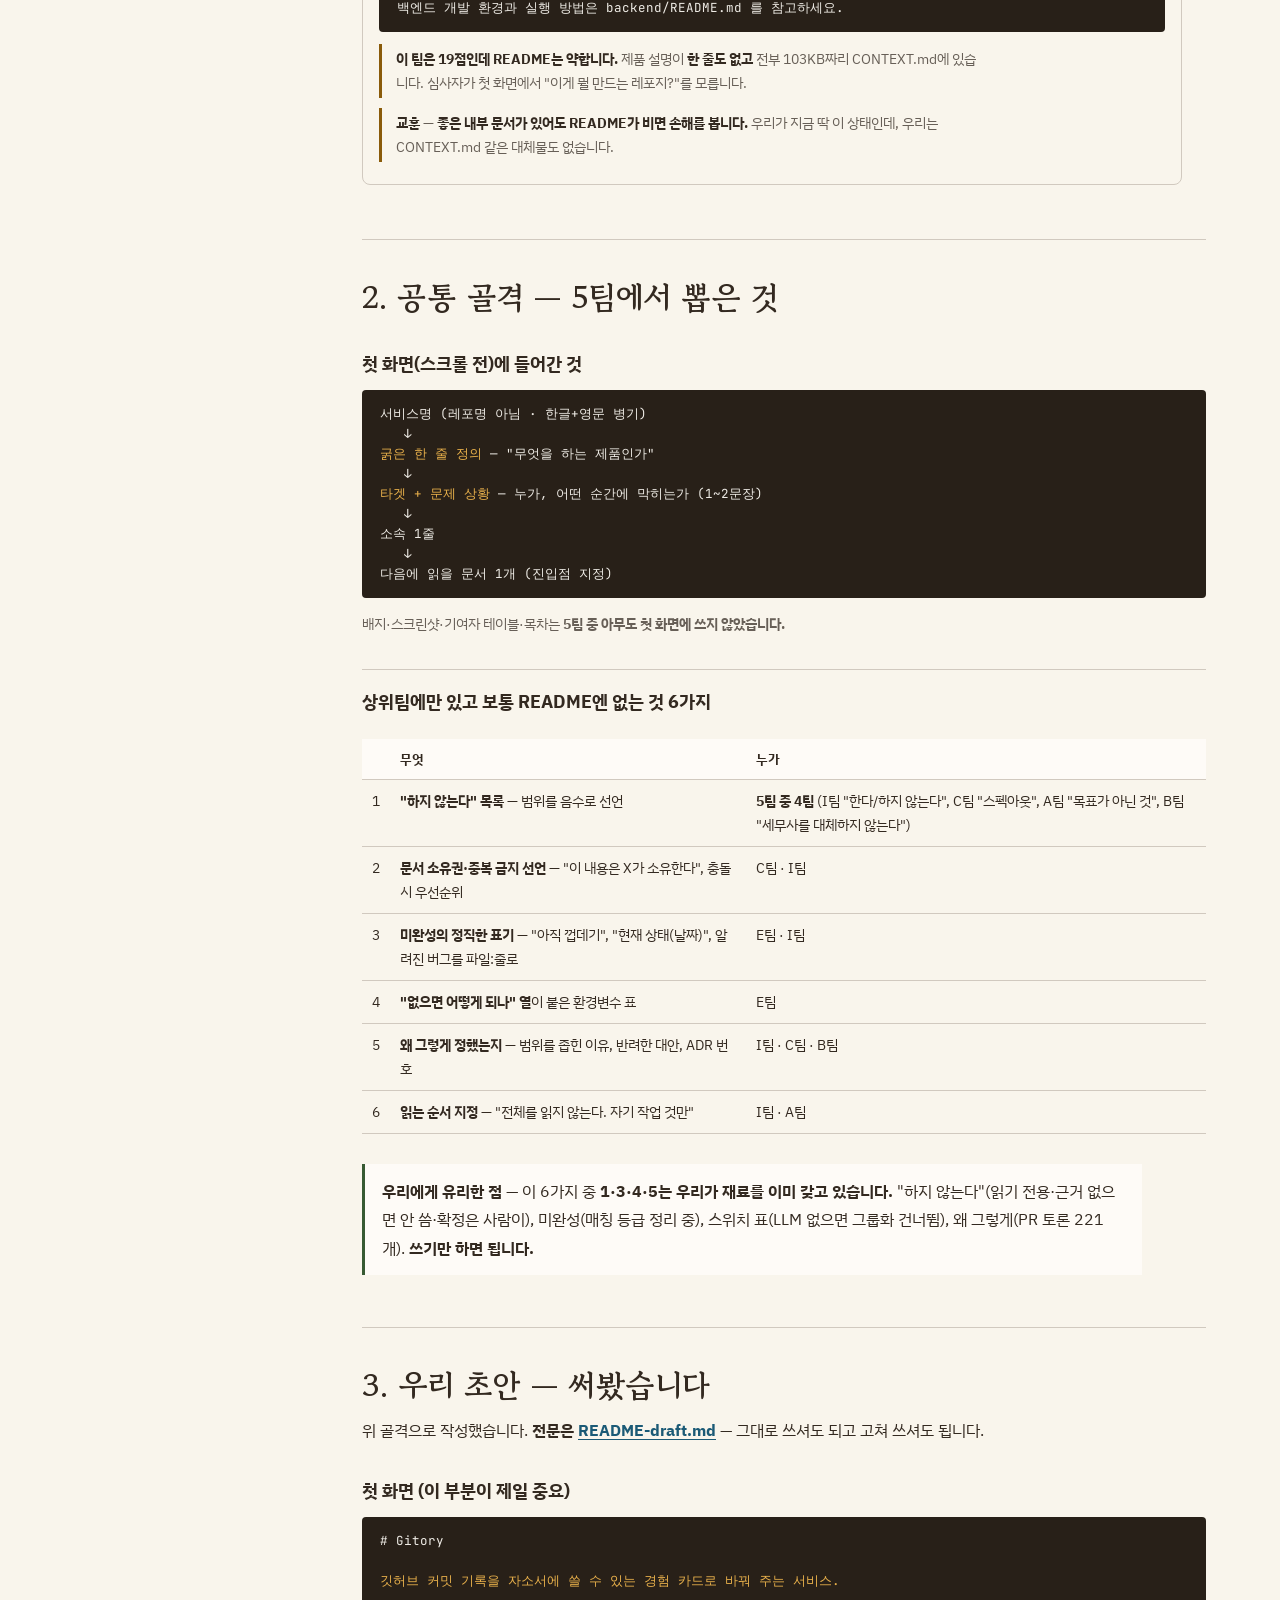
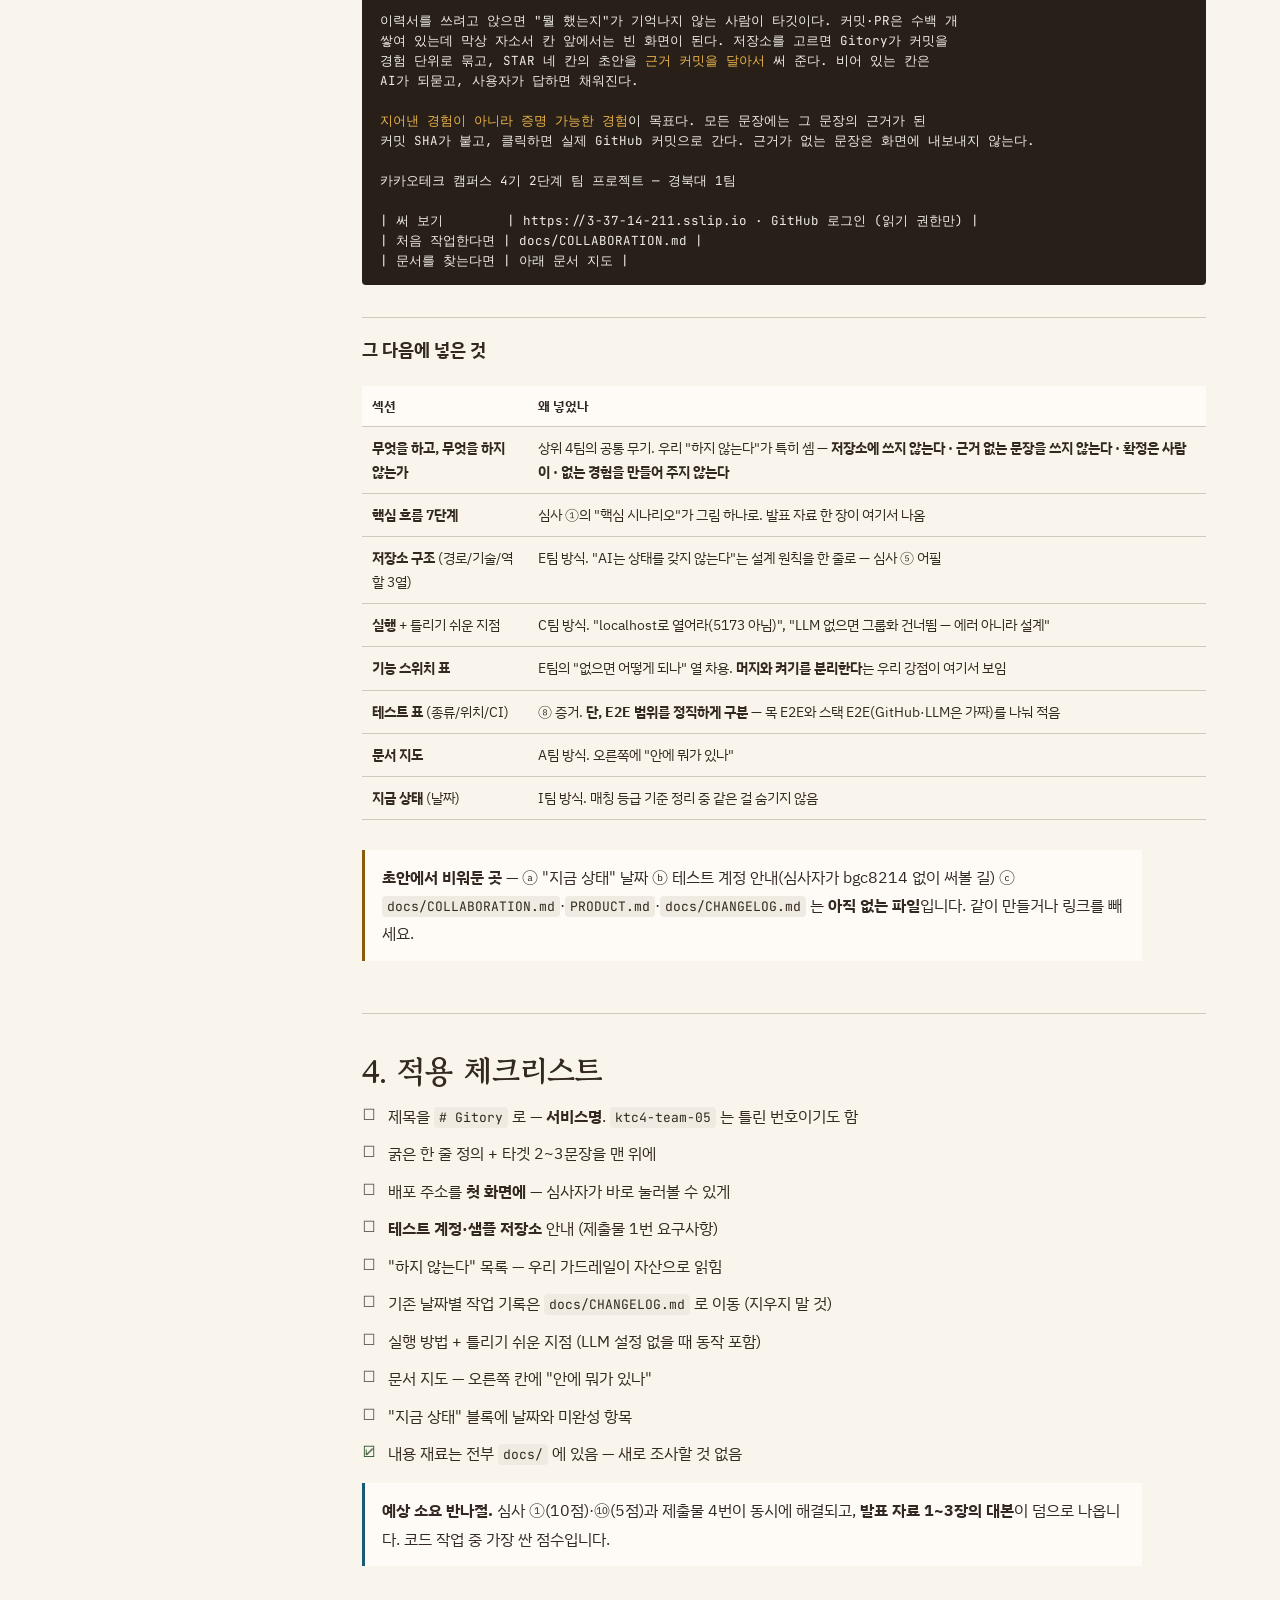
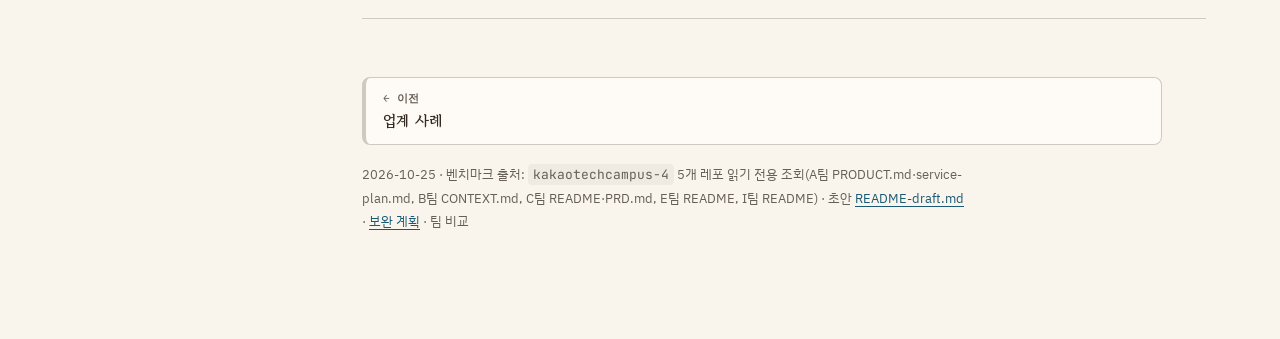
<file: readme-1025.html>
<!doctype html>
<html lang="ko">
<head>
<meta charset="utf-8">
<meta name="viewport" content="width=device-width, initial-scale=1">
<title>README 다시 쓰기 — 벤치마크와 초안</title>
<link rel="stylesheet" href="claude/tokens.css">
<link rel="stylesheet" href="claude/style.css">
<link rel="stylesheet" href="nav.css">
<style>
.bm{border:1px solid var(--color-rule);border-radius:var(--radius-md);margin:18px 0;overflow:hidden;max-width:82ch}
.bm>.h{background:var(--color-surface);padding:11px 16px;border-bottom:1px solid var(--color-rule);font-weight:700;font-size:14.5px}
.bm>.h .s{font:600 11px var(--font-code);color:var(--color-muted);margin-left:8px}
.bm>.b{padding:4px 16px 12px}
.bm pre{margin:12px 0}
.bm .why{font-size:13.5px;color:var(--color-muted);border-left:3px solid var(--color-amber);padding:3px 0 3px 14px;margin:10px 0}
.bm .why b{color:var(--color-ink)}
.chk{list-style:none;padding-left:0}
.chk li{padding-left:26px;position:relative;margin:9px 0}
.chk li::before{content:"☐";position:absolute;left:0;font-size:15px;color:var(--color-muted)}
.chk li.on::before{content:"☑";color:var(--color-green)}
</style>
</head>
<body>
<div class="wrap">

<nav class="docnav">
  <a class="home" href="before.html">⌂ 이전 자료</a>
  <span class="sep"></span>
  <a class="d" href="roadmap-1026.html"><span class="k">01</span>회의 반영</a>
  <a class="d" href="rubric-1025.html"><span class="k">02</span>심사 100점</a>
  <a class="d" href="improve-1025.html"><span class="k">03</span>보완 계획</a>
  <a class="d" href="agentic-easy.html"><span class="k">04</span>Agentic 쉽게</a>
  <a class="d" href="agentic-1025.html"><span class="k">05</span>Agentic 설계</a>
  <a class="d" href="industry-1025.html"><span class="k">06</span>업계 사례</a>
  <a class="d on" href="readme-1025.html"><span class="k">07</span>README</a>
  <span class="sep"></span>
  <a class="d" href="index.html">← 최신 자료 (11/4)</a>
</nav>

<header class="hero">
  <h1>README 다시 쓰기</h1>
  <p class="context">상위팀 README 5개 실물 수집 → 공통 골격 추출 → <b>우리 초안 작성</b> · 심사 ①·⑩ + 제출물 4가 여기 걸림</p>
  <p>지금 우리 첫 화면은 <code># ktc4-team-05</code> 와 날짜별 작업 기록입니다. 심사자가 제일 먼저 여는 페이지예요.</p>
  <p class="owner">초안 전문은 <a href="README-draft.md">README-draft.md</a> · 🧭 쉬운 판 · <a href="improve-1025.html">보완 계획</a></p>
</header>

<nav class="toc">
  <b>목차</b>
  <a href="#s0">0. 지금 우리 README</a>
  <a href="#s1">1. 상위팀 실물 5개</a>
  <a href="#s1a" class="sub">C팀 — 가장 따라하기 좋음</a>
  <a href="#s1b" class="sub">E팀 — 같은 권역</a>
  <a href="#s1c" class="sub">I팀 — 가장 정교함</a>
  <a href="#s1d" class="sub">A팀 — 허브형</a>
  <a href="#s1e" class="sub">B팀 — 반면교사</a>
  <a href="#s2">2. 공통 골격</a>
  <a href="#s3">3. 우리 초안</a>
  <a href="#s4">4. 체크리스트</a>
</nav>

<section id="s0">
  <h2>0. 지금 우리 README — 무엇이 문제인가</h2>
  <pre># ktc4-team-05

2026-10-20 모바일 공통 푸터의 하단 가림, 좁은 버튼 배치와 PC/모바일 기능 점검은
[공통 푸터 작업 기록](frontend/docs/2026-10-20-MOBILE_FOOTER.md)에 정리했습니다.

2026-10-20 #326 초안 진행률·#327 카드 연속 검토와 PC/모바일 화면 캡처, …

<span class="c">(날짜별 작업 기록이 계속 이어짐)</span></pre>
  <div class="tblw"><table>
    <tr><th>문제</th><th>심사에서</th></tr>
    <tr class="bad"><td>제목이 <code>ktc4-team-05</code> — <b>서비스 이름이 없다</b> (게다가 경북 1팀인데 team-05)</td><td>① "문제·타겟·시나리오가 분명한가"에서 첫인상 0</td></tr>
    <tr class="bad"><td>뭘 만드는 서비스인지 <b>한 줄도 없다</b></td><td>심사자가 코드를 뒤져야 함</td></tr>
    <tr class="bad"><td>실행 방법·배포 주소가 없다</td><td>⑩ + <b>제출물 4가 "README(실행·배포 방법 포함)"를 요구</b></td></tr>
    <tr class="warn"><td>프론트 작업 기록만 날짜 역순으로 — BE·AI 작업은 안 보임</td><td>팀 전체 산출물이 축소돼 보임</td></tr>
  </table></div>
  <div class="note"><p><b>역설적인 건</b> — 내용은 이미 <code>docs/</code>에 다 있습니다. ARCHITECTURE·BE_AI_INTEGRATION·DEPLOYMENT·GUARDRAILS·evals까지. <b>앞으로 끌어오기만</b> 하면 됩니다.</p></div>
</section>

<section id="s1">
  <h2>1. 상위팀 README 실물</h2>
  <p class="kicker">5개 팀의 README·기획문서를 그대로 읽어왔습니다. 인용은 원문입니다.</p>

  <h3 id="s1a">C팀 (상위권) — 가장 따라하기 좋은 모델 <span class="tag t-hi">추천</span></h3>
  <div class="bm">
    <div class="h">쌤플 · Ssample<span class="s">README.md 전문 1,528자</span></div>
    <div class="b">
<pre># 쌤플 · Ssample

어린이집 교사의 보육 문서 초안을 만드는 AI. 만 3~5세 유아반 담임교사 대상.

카카오테크 캠퍼스 4기 2단계 팀 프로젝트 — 강원대 2팀

## 실행

sh scripts/local-cert.sh --i-am-not-the-server   # 처음 한 번만
docker compose up -d --build
curl -f http://localhost/health                  # {"status":"ok"}

<span class="hi">브라우저는 http://localhost 로 연다 (3000 아님).</span> nginx 를 거쳐야 /api 가
FastAPI 로 간다 — 3000 으로 바로 열면 로그인부터 안 된다.

<span class="hi">서버에서는 돌리지 않는다 — 진짜 인증서를 덮어쓴다.</span>

## 문서
CLAUDE.md 부터 읽는다 — 어기면 사고 나는 규칙이고, 맨 위에 문서 전체 색인이 있다.

<span class="c">색인을 여기에도 두지 않는다. 두 군데 적으면 한쪽만 고쳐진다 —
실제로 여기 있던 표가 docs/ 의 문서 절반을 빠뜨린 채로 있었다.</span>

## 스택
Frontend   Next.js (TypeScript, App Router)
Backend    FastAPI (Python 3.12)
Database   PostgreSQL 15
Infra      AWS EC2 · Docker · GitHub Actions
AI         엘리스 MLAPI</pre>
      <p class="why"><b>배울 점 ①</b> 첫 두 줄에 <b>제품·사용자·범위</b>가 다 있다. 제목이 레포명이 아니라 <b>서비스명</b>.</p>
      <p class="why"><b>배울 점 ②</b> 실행 블록에 <b>틀리기 쉬운 지점</b>을 적었다 — "3000 아님", "서버에서는 돌리지 않는다". 명령만 던지는 README와 다르다.</p>
      <p class="why"><b>배울 점 ③</b> <b>중복을 안 하는 이유를 적었다</b> — "두 군데 적으면 한쪽만 고쳐진다. 실제로 여기 있던 표가 문서 절반을 빠뜨린 채로 있었다." 규칙에 사고 사례가 붙어 있다.</p>
    </div>
  </div>

  <h3 id="s1b">E팀 (상위권) — 같은 권역, 같은 발표회장</h3>
  <div class="bm">
    <div class="h">goodradar<span class="s">README.md 7,043자 · 발췌</span></div>
    <div class="b">
<pre># ktc4-kyungpook-6

카카오테크 캠퍼스 4기 2단계 팀 프로젝트 — 경북대 6팀

<span class="hi">결식아동 급식카드 가맹점의 정보가 낡는 문제를 다룹니다. 공개 정보로 가게 상태 변화를
찾아 담당자에게 수정안을 제안하고, 점주가 아동의 방문을 QR 로 확인합니다.</span>

## 저장소 구조

backend/    Spring Boot · Java 21     가게·조사·인증·QR 체크인 API
ai/         FastAPI · Python          가게 정보 2차 조사 (웹검색·카카오맵·국세청)
frontend/   React · Vite              관리자 웹 (가게 목록, 조사 결과 검토)
app/        Capacitor · React         점주용 앱 (QR 스캔) <span class="bad">— 아직 껍데기</span>

## 실행과 테스트
각 파트는 자기 폴더에서 돌립니다. CI(test.yml)도 같은 스크립트를 씁니다.

<span class="bad">⚠️ 지도 대조 스위치를 켜기 전에 ai/src/investigation/classify.py:84 를 고쳐야 합니다 —
"대구왕갈비본점" → "왕갈비본점" 으로 잘려서 같은 구 안의 다른 가게 정보를 끌어옵니다.</span></pre>
      <p class="why"><b>배울 점 ①</b> 세 번째 문단 <b>2문장</b>으로 문제 → 해법 → 사용자 행동을 끝냈다.</p>
      <p class="why"><b>배울 점 ②</b> 구조 블록이 <b>경로 / 기술 / 그 폴더가 하는 일</b> 3열. 미완성도 솔직히("아직 껍데기").</p>
      <p class="why"><b>배울 점 ③</b> <b>알려진 버그를 파일:줄번호로</b> README에 박았다. 환경변수 표에는 "없으면 어떻게 되나" 열이 따로 있다.</p>
    </div>
  </div>

  <h3 id="s1c">I팀 (중위권) — 가장 정교한 범위 선언</h3>
  <div class="bm">
    <div class="h">대신고 (Daesingo)<span class="s">README.md 15,147자 · 발췌</span></div>
    <div class="b">
<pre># 대신고 (Daesingo)

<span class="hi">블랙박스 영상에서 교통위반 신고 자료를 준비해 주는 제품.</span>

위험한 위반을 목격했고 신고할 마음도 생겼지만, 운전 중이라 정확한 시각과 장소를
적어두지 못한 운전자가 타깃이다. (…) <span class="hi">사용자는 확인하고 고치기만 한다.</span>

목표는 신고할 마음이 없던 사람을 유도하는 게 아니라, 이미 생긴 신고 의향이
준비 과정의 마찰 때문에 사라지지 않게 하는 것이다.

<span class="c">> 현재 Runtime 상태 (2026-10-18 갱신): api는 RT-08(a)의 app factory·HTTP envelope·
> health를 구현했다. 실제 Search adapter 연결은 후속 작업이다.</span>

## 무엇을 하고, 무엇을 하지 않는가

<span class="ok">한다</span> — 자연어 기억 단서를 시간·차량 정보로 구조화 · 1차 탐색 후 정밀 검증 ·
         시각을 출처와 함께 관리 · 신고요건 점검과 안전신문고 handoff

<span class="bad">하지 않는다</span> — AI가 법적 위반 여부를 최종 확정 · 사용자 승인 없는 무인 자동신고 ·
              신뢰 가능한 출처 없는 시각을 임의 생성 · 자체 지도 UI

### 초기 지원 사건 4종
신호위반 · 중앙선 침범 · 진로변경 · 이륜차 안전모 미착용
<span class="hi">4종으로 좁힌 이유는 서로 다른 인식 능력을 함께 검증할 수 있기 때문이다.</span>

## 문서를 읽는 순서
<span class="hi">전체를 읽지 않는다.</span> 자기 작업에 해당하는 것만 연다.
<span class="c">미결은 미결로 남긴다. 문서를 완성도 있게 보이려고 채우지 않는다.</span></pre>
      <p class="why"><b>배울 점 ①</b> <b>"한다 / 하지 않는다"</b>를 나란히. 범위를 <b>음수로도</b> 선언한다.</p>
      <p class="why"><b>배울 점 ②</b> <b>범위를 좁힌 이유</b>를 적었다 — 역량 부족이 아니라 설계 판단으로 읽힌다.</p>
      <p class="why"><b>배울 점 ③</b> "현재 Runtime 상태(날짜)" 박스 + "미결은 미결로 남긴다". <b>진행률을 숨기지 않는다.</b></p>
    </div>
  </div>

  <h3 id="s1d">A팀 (최상위) — 허브형</h3>
  <div class="bm">
    <div class="h">아이캐치<span class="s">README.md + PRODUCT.md · 발췌</span></div>
    <div class="b">
<pre><span class="c">README.md</span>
## 아이캐치
> <span class="hi">육아를 가장 많이 아는 AI가 아니라, 우리 아이를 가장 오래 알아온 AI.</span>

🧭 프로젝트 컨텍스트 → CLAUDE.md — 무엇을 만드는가 · 절대 규칙 · 용어 · 협업 규칙.
   작업 시작 전에 읽으세요.

| 서비스 기획 최종안 | <span class="hi">문제 정의 · 동작 방식 · 안전 설계 · 성공 지표</span> |
| 테크스펙         | 요구사항 · 아키텍처 · 데이터 모델 · API 명세 · 리스크 |
| Agent 처리 흐름도 | 인식 → 승인 → 계획 → 행동 → 결과 → 반영 |

<span class="c">PRODUCT.md</span>
## Users
<span class="hi">1순위 — 1차 배포 실사용 학부모.</span> 부산대 부설어린이집 학부모 단톡방이 유일한 채널이다.
앞으로의 모든 설계 결정은 이 사람들의 사용 조건을 기준으로 한다.
<span class="bad">멘토·심사 데모는 1순위가 아니다.</span>

| 근거 없는 개인화 추천 건수 | <span class="hi">0건 (하드 기준)</span> |
| 블라인드 비교 선택률      | <span class="c">미정 (열린 결정)</span> |

<span class="bad">목표가 아닌 것</span> — 부모가 육아에 덜 참여하게 만드는 것.</pre>
      <p class="why"><b>배울 점 ①</b> 한 문장이 <b>대조 구조</b> — "A가 아니라 B". 경쟁 제품과의 차이가 한 줄에.</p>
      <p class="why"><b>배울 점 ②</b> 문서 표의 오른쪽이 제목 반복이 아니라 <b>내용 목차</b>. 열기 전에 열지 말지 판단된다.</p>
      <p class="why"><b>배울 점 ③</b> 지표에 <b>하드 기준과 미정을 같이</b> 적었다. 안 정한 걸 숨기지 않는다.</p>
    </div>
  </div>

  <h3 id="s1e">B팀 (상위권) — 반면교사 <span class="tag t-md">주의</span></h3>
  <div class="bm">
    <div class="h">Really<span class="s">README.md 전문 — 12줄</span></div>
    <div class="b">
<pre># ktc4-team-14
카카오테크 캠퍼스 4기 2단계 팀 프로젝트 — 부산대 4팀

## 프로젝트 구조
- backend/: Java 21 + Spring Boot 백엔드
- compose.yaml: 로컬 개발용 PostgreSQL

백엔드 개발 환경과 실행 방법은 backend/README.md 를 참고하세요.</pre>
      <p class="why"><b>이 팀은 19점인데 README는 약합니다.</b> 제품 설명이 <b>한 줄도 없고</b> 전부 103KB짜리 CONTEXT.md에 있습니다. 심사자가 첫 화면에서 "이게 뭘 만드는 레포지?"를 모릅니다.</p>
      <p class="why"><b>교훈</b> — <b>좋은 내부 문서가 있어도 README가 비면 손해를 봅니다.</b> 우리가 지금 딱 이 상태인데, 우리는 CONTEXT.md 같은 대체물도 없습니다.</p>
    </div>
  </div>
</section>

<section id="s2">
  <h2>2. 공통 골격 — 5팀에서 뽑은 것</h2>

  <h3>첫 화면(스크롤 전)에 들어간 것</h3>
  <pre>서비스명 (레포명 아님 · 한글+영문 병기)
   ↓
<span class="hi">굵은 한 줄 정의</span> — "무엇을 하는 제품인가"
   ↓
<span class="hi">타겟 + 문제 상황</span> — 누가, 어떤 순간에 막히는가 (1~2문장)
   ↓
소속 1줄
   ↓
다음에 읽을 문서 1개 (진입점 지정)</pre>
  <p class="kicker">배지·스크린샷·기여자 테이블·목차는 <b>5팀 중 아무도 첫 화면에 쓰지 않았습니다.</b></p>

  <h3>상위팀에만 있고 보통 README엔 없는 것 6가지</h3>
  <div class="tblw"><table>
    <tr><th></th><th>무엇</th><th>누가</th></tr>
    <tr><td>1</td><td><b>"하지 않는다" 목록</b> — 범위를 음수로 선언</td><td><b>5팀 중 4팀</b> (I팀 "한다/하지 않는다", C팀 "스펙아웃", A팀 "목표가 아닌 것", B팀 "세무사를 대체하지 않는다")</td></tr>
    <tr><td>2</td><td><b>문서 소유권·중복 금지 선언</b> — "이 내용은 X가 소유한다", 충돌 시 우선순위</td><td>C팀 · I팀</td></tr>
    <tr><td>3</td><td><b>미완성의 정직한 표기</b> — "아직 껍데기", "현재 상태(날짜)", 알려진 버그를 파일:줄로</td><td>E팀 · I팀</td></tr>
    <tr><td>4</td><td><b>"없으면 어떻게 되나" 열</b>이 붙은 환경변수 표</td><td>E팀</td></tr>
    <tr><td>5</td><td><b>왜 그렇게 정했는지</b> — 범위를 좁힌 이유, 반려한 대안, ADR 번호</td><td>I팀 · C팀 · B팀</td></tr>
    <tr><td>6</td><td><b>읽는 순서 지정</b> — "전체를 읽지 않는다. 자기 작업 것만"</td><td>I팀 · A팀</td></tr>
  </table></div>
  <div class="note g"><p><b>우리에게 유리한 점</b> — 이 6가지 중 <b>1·3·4·5는 우리가 재료를 이미 갖고 있습니다.</b> "하지 않는다"(읽기 전용·근거 없으면 안 씀·확정은 사람이), 미완성(매칭 등급 정리 중), 스위치 표(LLM 없으면 그룹화 건너뜀), 왜 그렇게(PR 토론 221개). <b>쓰기만 하면 됩니다.</b></p></div>
</section>

<section id="s3">
  <h2>3. 우리 초안 — 써봤습니다</h2>
  <p>위 골격으로 작성했습니다. <b>전문은 <a href="README-draft.md">README-draft.md</a></b> — 그대로 쓰셔도 되고 고쳐 쓰셔도 됩니다.</p>

  <h3>첫 화면 (이 부분이 제일 중요)</h3>
<pre># Gitory

<span class="hi">깃허브 커밋 기록을 자소서에 쓸 수 있는 경험 카드로 바꿔 주는 서비스.</span>

이력서를 쓰려고 앉으면 "뭘 했는지"가 기억나지 않는 사람이 타깃이다. 커밋·PR은 수백 개
쌓여 있는데 막상 자소서 칸 앞에서는 빈 화면이 된다. 저장소를 고르면 Gitory가 커밋을
경험 단위로 묶고, STAR 네 칸의 초안을 <span class="hi">근거 커밋을 달아서</span> 써 준다. 비어 있는 칸은
AI가 되묻고, 사용자가 답하면 채워진다.

<span class="hi">지어낸 경험이 아니라 증명 가능한 경험</span>이 목표다. 모든 문장에는 그 문장의 근거가 된
커밋 SHA가 붙고, 클릭하면 실제 GitHub 커밋으로 간다. 근거가 없는 문장은 화면에 내보내지 않는다.

카카오테크 캠퍼스 4기 2단계 팀 프로젝트 — 경북대 1팀

| 써 보기        | https://3-37-14-211.sslip.io · GitHub 로그인 (읽기 권한만) |
| 처음 작업한다면 | docs/COLLABORATION.md |
| 문서를 찾는다면 | 아래 문서 지도 |</pre>

  <h3>그 다음에 넣은 것</h3>
  <div class="tblw"><table>
    <tr><th>섹션</th><th>왜 넣었나</th></tr>
    <tr><td><b>무엇을 하고, 무엇을 하지 않는가</b></td><td>상위 4팀의 공통 무기. 우리 "하지 않는다"가 특히 셈 — <b>저장소에 쓰지 않는다 · 근거 없는 문장을 쓰지 않는다 · 확정은 사람이 · 없는 경험을 만들어 주지 않는다</b></td></tr>
    <tr><td><b>핵심 흐름 7단계</b></td><td>심사 ①의 "핵심 시나리오"가 그림 하나로. 발표 자료 한 장이 여기서 나옴</td></tr>
    <tr><td><b>저장소 구조</b> (경로/기술/역할 3열)</td><td>E팀 방식. "AI는 상태를 갖지 않는다"는 설계 원칙을 한 줄로 — 심사 ⑤ 어필</td></tr>
    <tr><td><b>실행</b> + 틀리기 쉬운 지점</td><td>C팀 방식. "localhost로 열어라(5173 아님)", "LLM 없으면 그룹화 건너뜀 — 에러 아니라 설계"</td></tr>
    <tr><td><b>기능 스위치 표</b></td><td>E팀의 "없으면 어떻게 되나" 열 차용. <b>머지와 켜기를 분리한다</b>는 우리 강점이 여기서 보임</td></tr>
    <tr><td><b>테스트 표</b> (종류/위치/CI)</td><td>⑧ 증거. <b>단, E2E 범위를 정직하게 구분</b> — 목 E2E와 스택 E2E(GitHub·LLM은 가짜)를 나눠 적음</td></tr>
    <tr><td><b>문서 지도</b></td><td>A팀 방식. 오른쪽에 "안에 뭐가 있나"</td></tr>
    <tr><td><b>지금 상태</b> (날짜)</td><td>I팀 방식. 매칭 등급 기준 정리 중 같은 걸 숨기지 않음</td></tr>
  </table></div>

  <div class="note"><p><b>초안에서 비워둔 곳</b> — ⓐ "지금 상태" 날짜 ⓑ 테스트 계정 안내(심사자가 bgc8214 없이 써볼 길) ⓒ <code>docs/COLLABORATION.md</code>·<code>PRODUCT.md</code>·<code>docs/CHANGELOG.md</code> 는 <b>아직 없는 파일</b>입니다. 같이 만들거나 링크를 빼세요.</p></div>
</section>

<section id="s4">
  <h2>4. 적용 체크리스트</h2>
  <ul class="chk">
    <li>제목을 <code># Gitory</code> 로 — <b>서비스명</b>. <code>ktc4-team-05</code> 는 틀린 번호이기도 함</li>
    <li>굵은 한 줄 정의 + 타겟 2~3문장을 맨 위에</li>
    <li>배포 주소를 <b>첫 화면에</b> — 심사자가 바로 눌러볼 수 있게</li>
    <li><b>테스트 계정·샘플 저장소</b> 안내 (제출물 1번 요구사항)</li>
    <li>"하지 않는다" 목록 — 우리 가드레일이 자산으로 읽힘</li>
    <li>기존 날짜별 작업 기록은 <code>docs/CHANGELOG.md</code> 로 이동 (지우지 말 것)</li>
    <li>실행 방법 + 틀리기 쉬운 지점 (LLM 설정 없을 때 동작 포함)</li>
    <li>문서 지도 — 오른쪽 칸에 "안에 뭐가 있나"</li>
    <li>"지금 상태" 블록에 날짜와 미완성 항목</li>
    <li class="on">내용 재료는 전부 <code>docs/</code> 에 있음 — 새로 조사할 것 없음</li>
  </ul>
  <div class="note b"><p><b>예상 소요 반나절.</b> 심사 ①(10점)·⑩(5점)과 제출물 4번이 동시에 해결되고, <b>발표 자료 1~3장의 대본</b>이 덤으로 나옵니다. 코드 작업 중 가장 싼 점수입니다.</p></div>
</section>


<nav class="pager">
  <a class="prev one" href="industry-1025.html"><span class="lbl">← 이전</span><span class="ttl">업계 사례</span></a>
</nav>

<p class="foot">2026-10-25 · 벤치마크 출처: <code>kakaotechcampus-4</code> 5개 레포 읽기 전용 조회(A팀 PRODUCT.md·service-plan.md, B팀 CONTEXT.md, C팀 README·PRD.md, E팀 README, I팀 README) · 초안 <a href="README-draft.md">README-draft.md</a> · <a href="improve-1025.html">보완 계획</a> · 팀 비교</p>
</div>
</body>
</html>
</file>
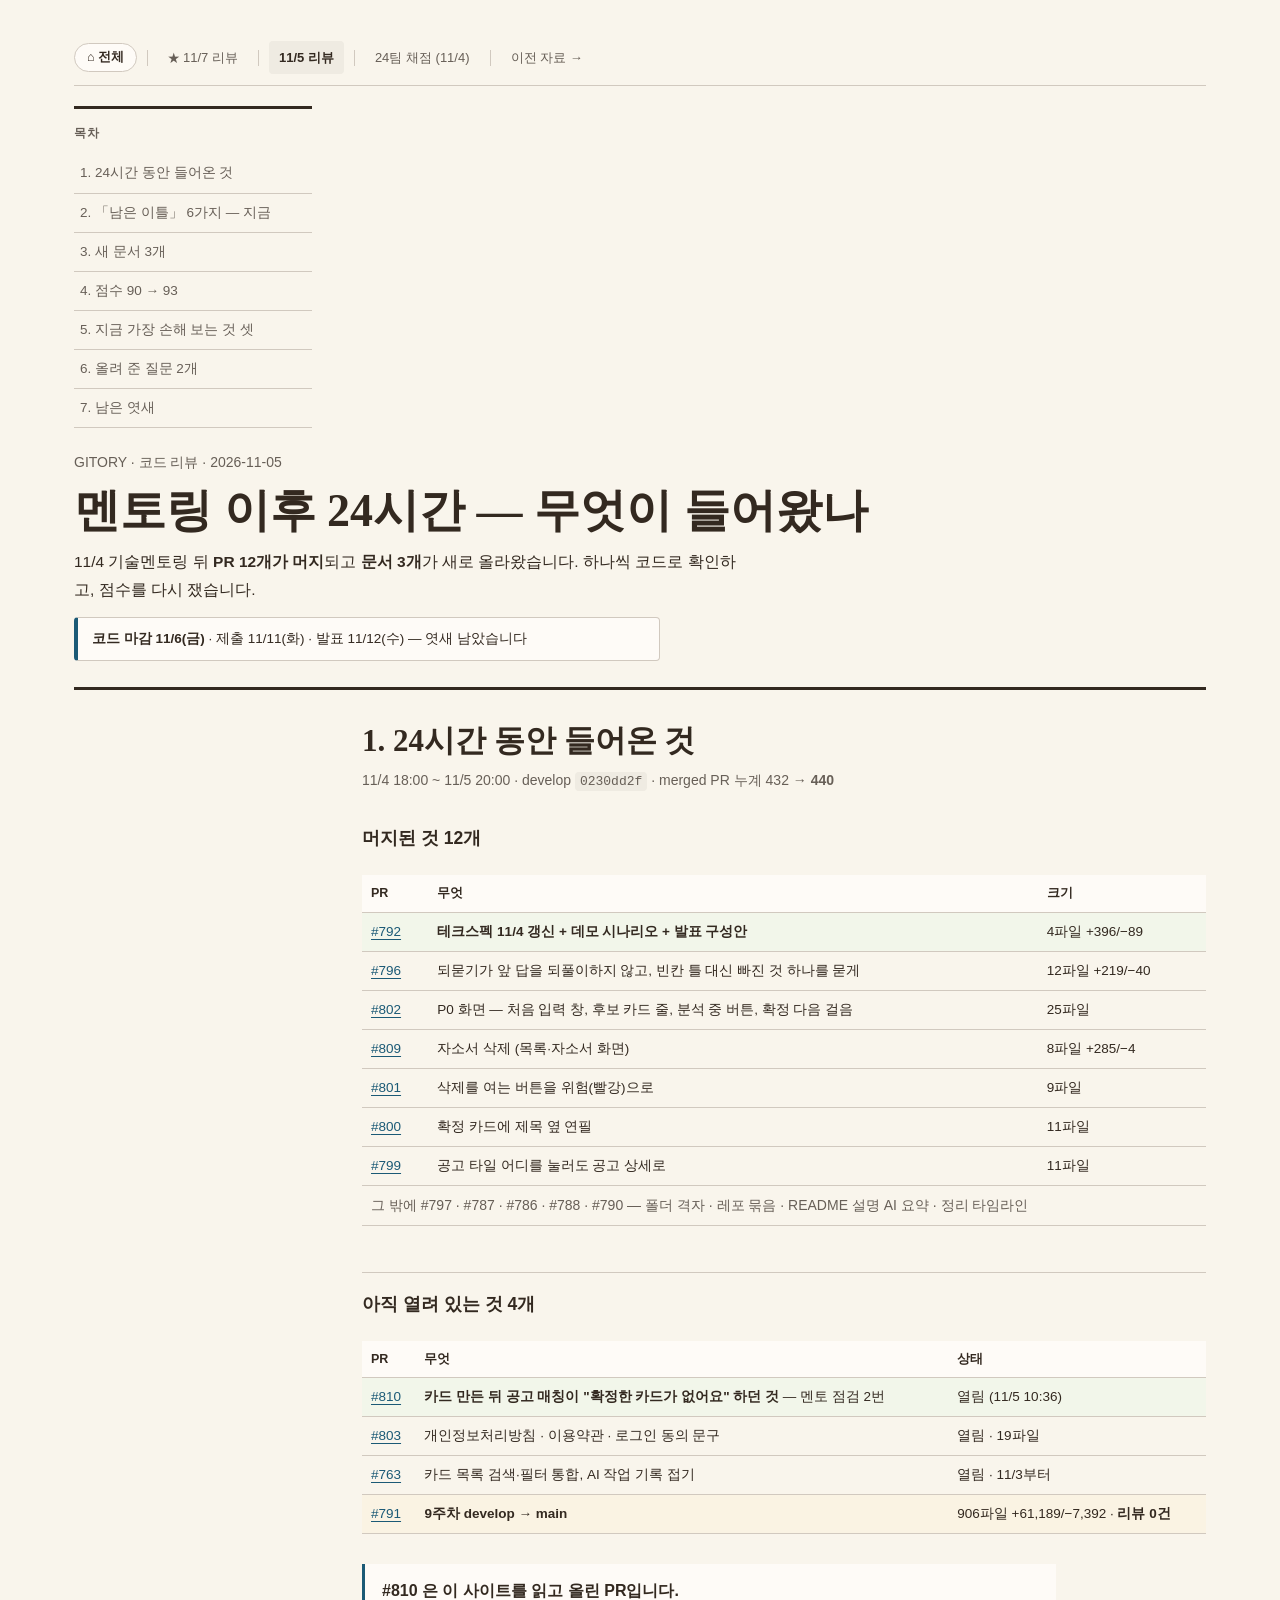
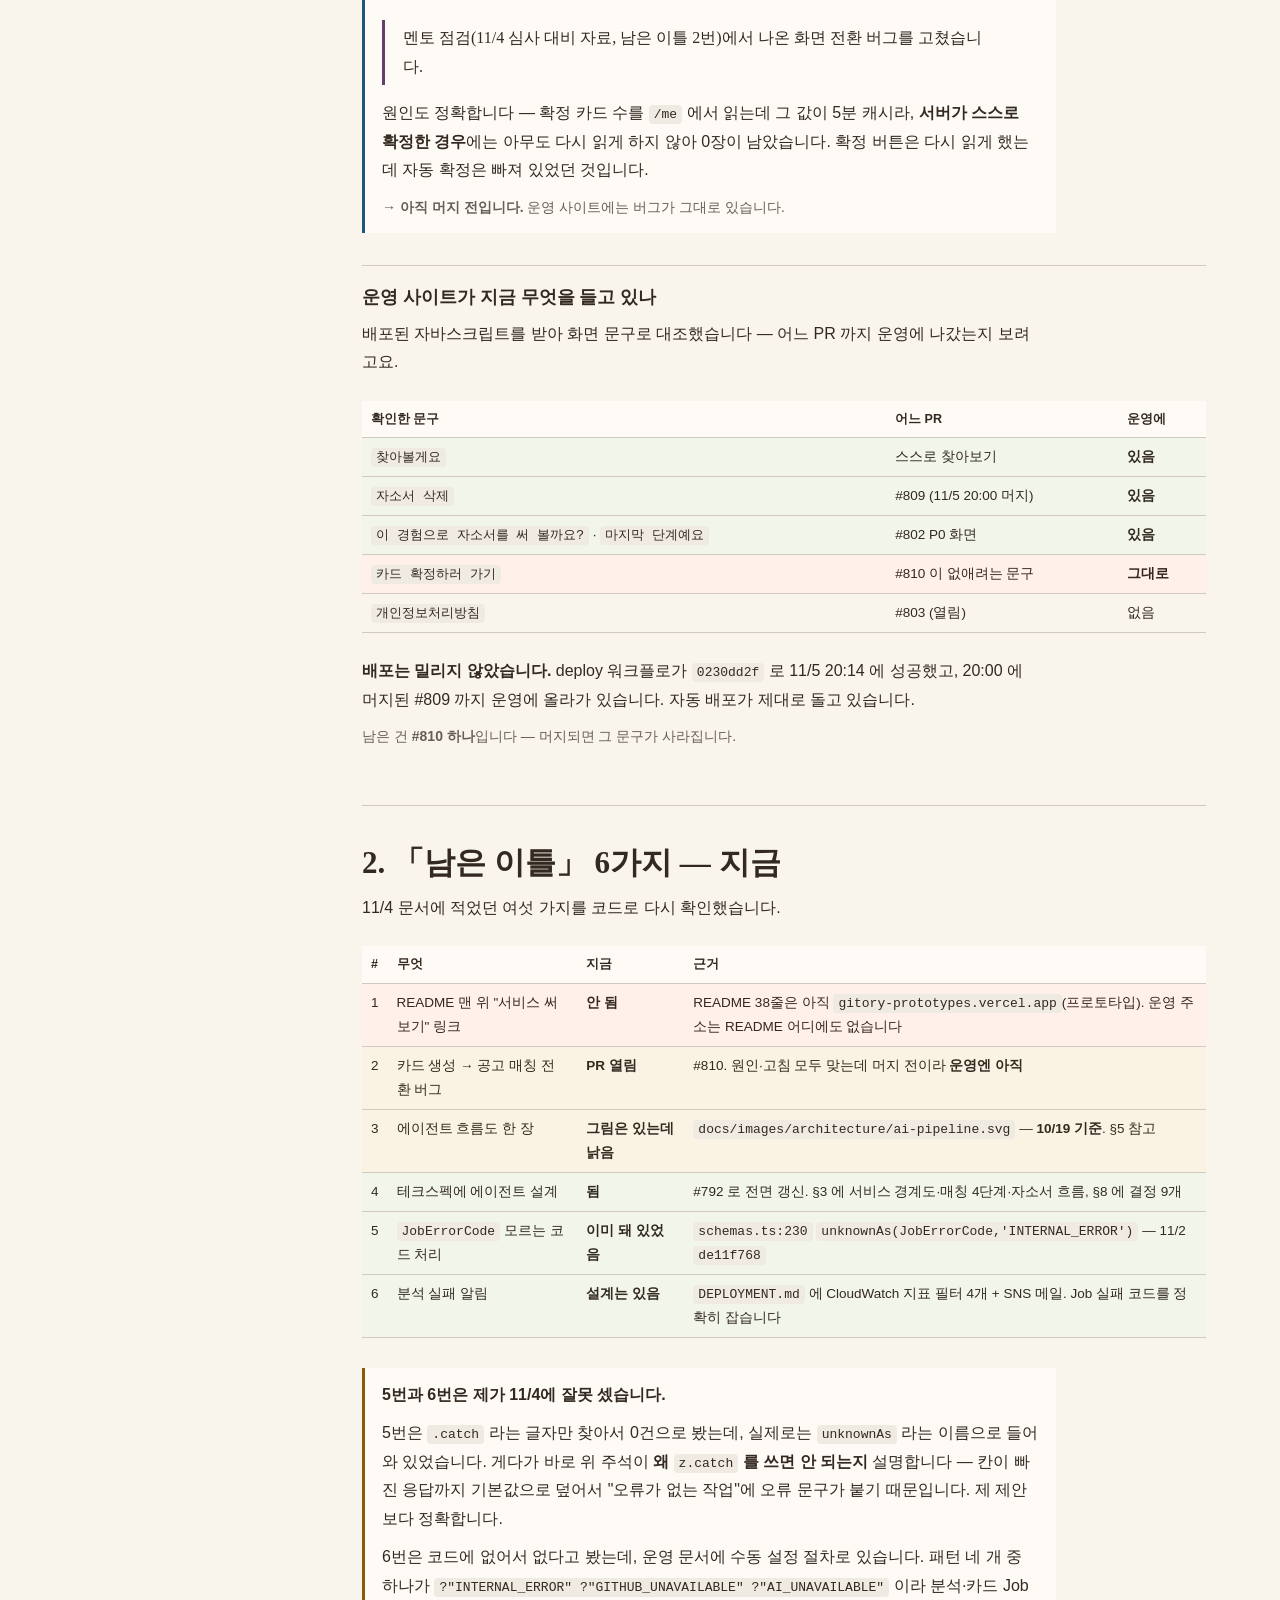
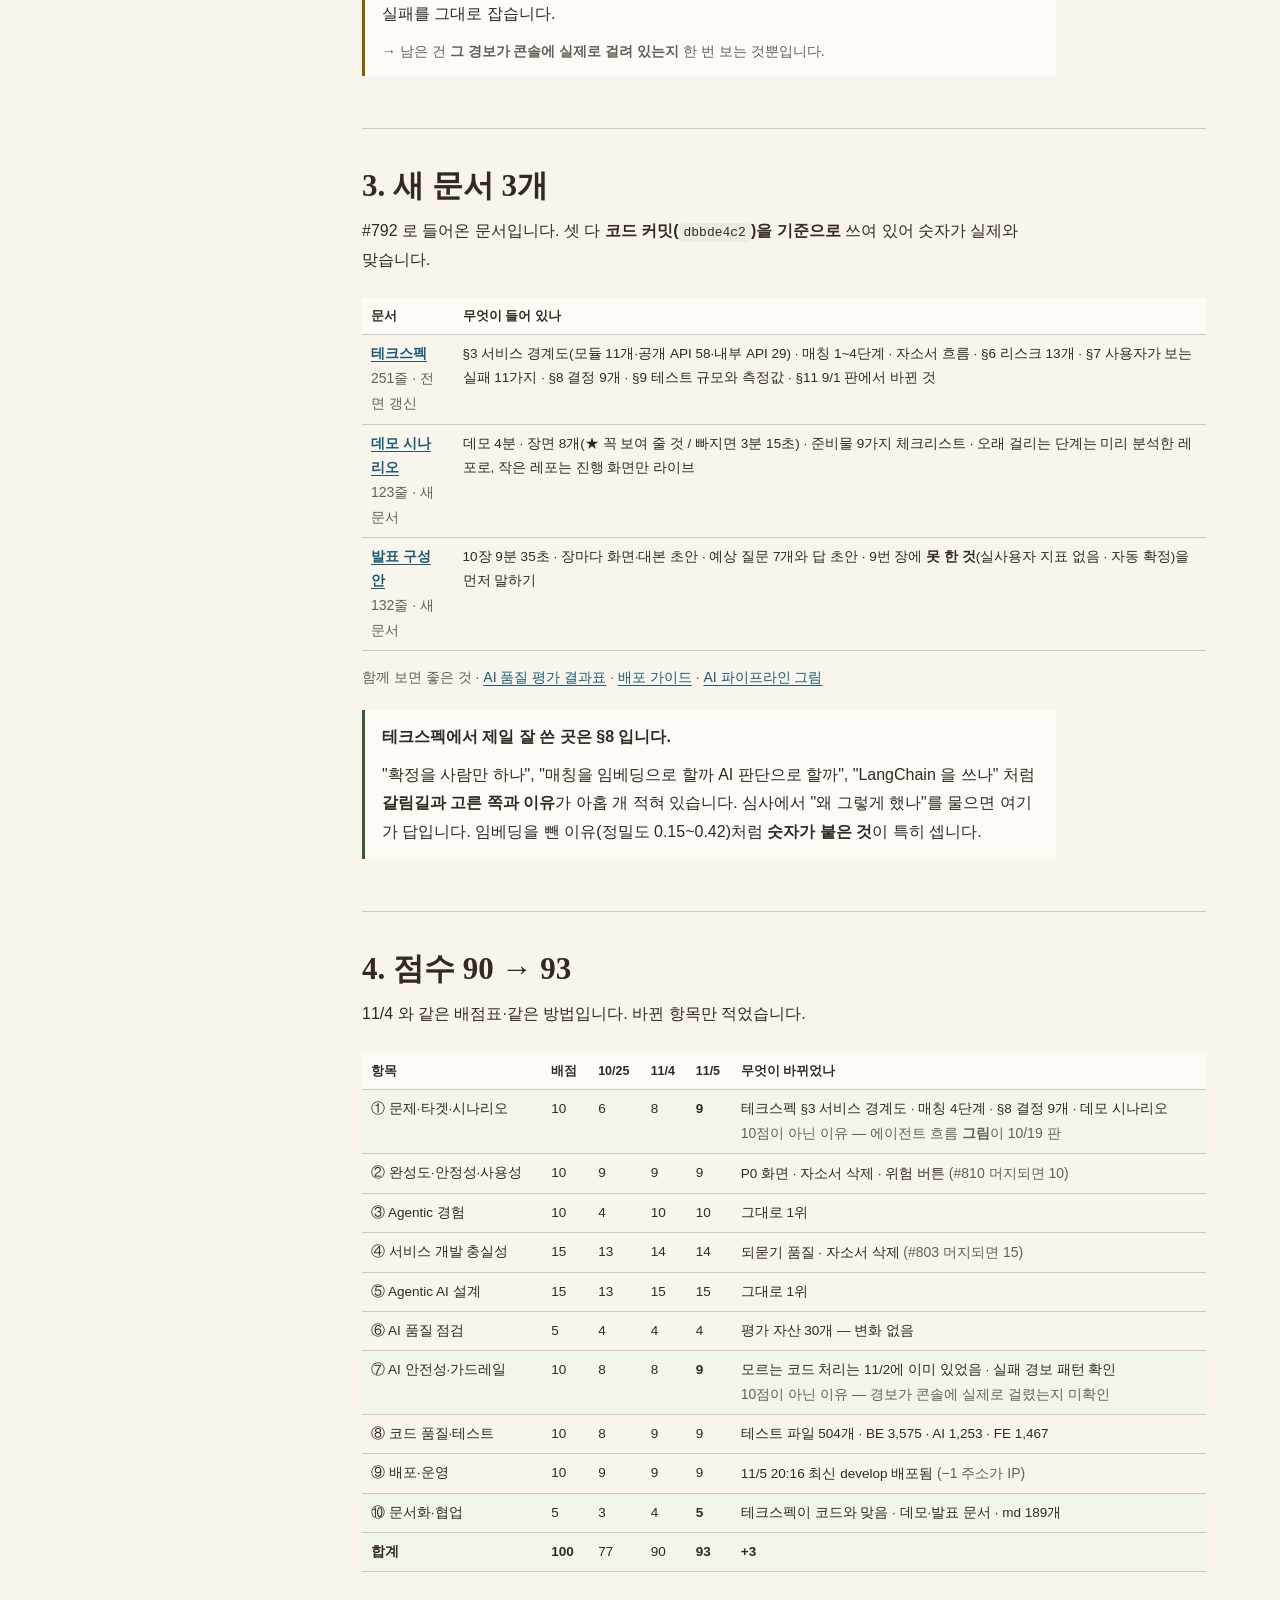
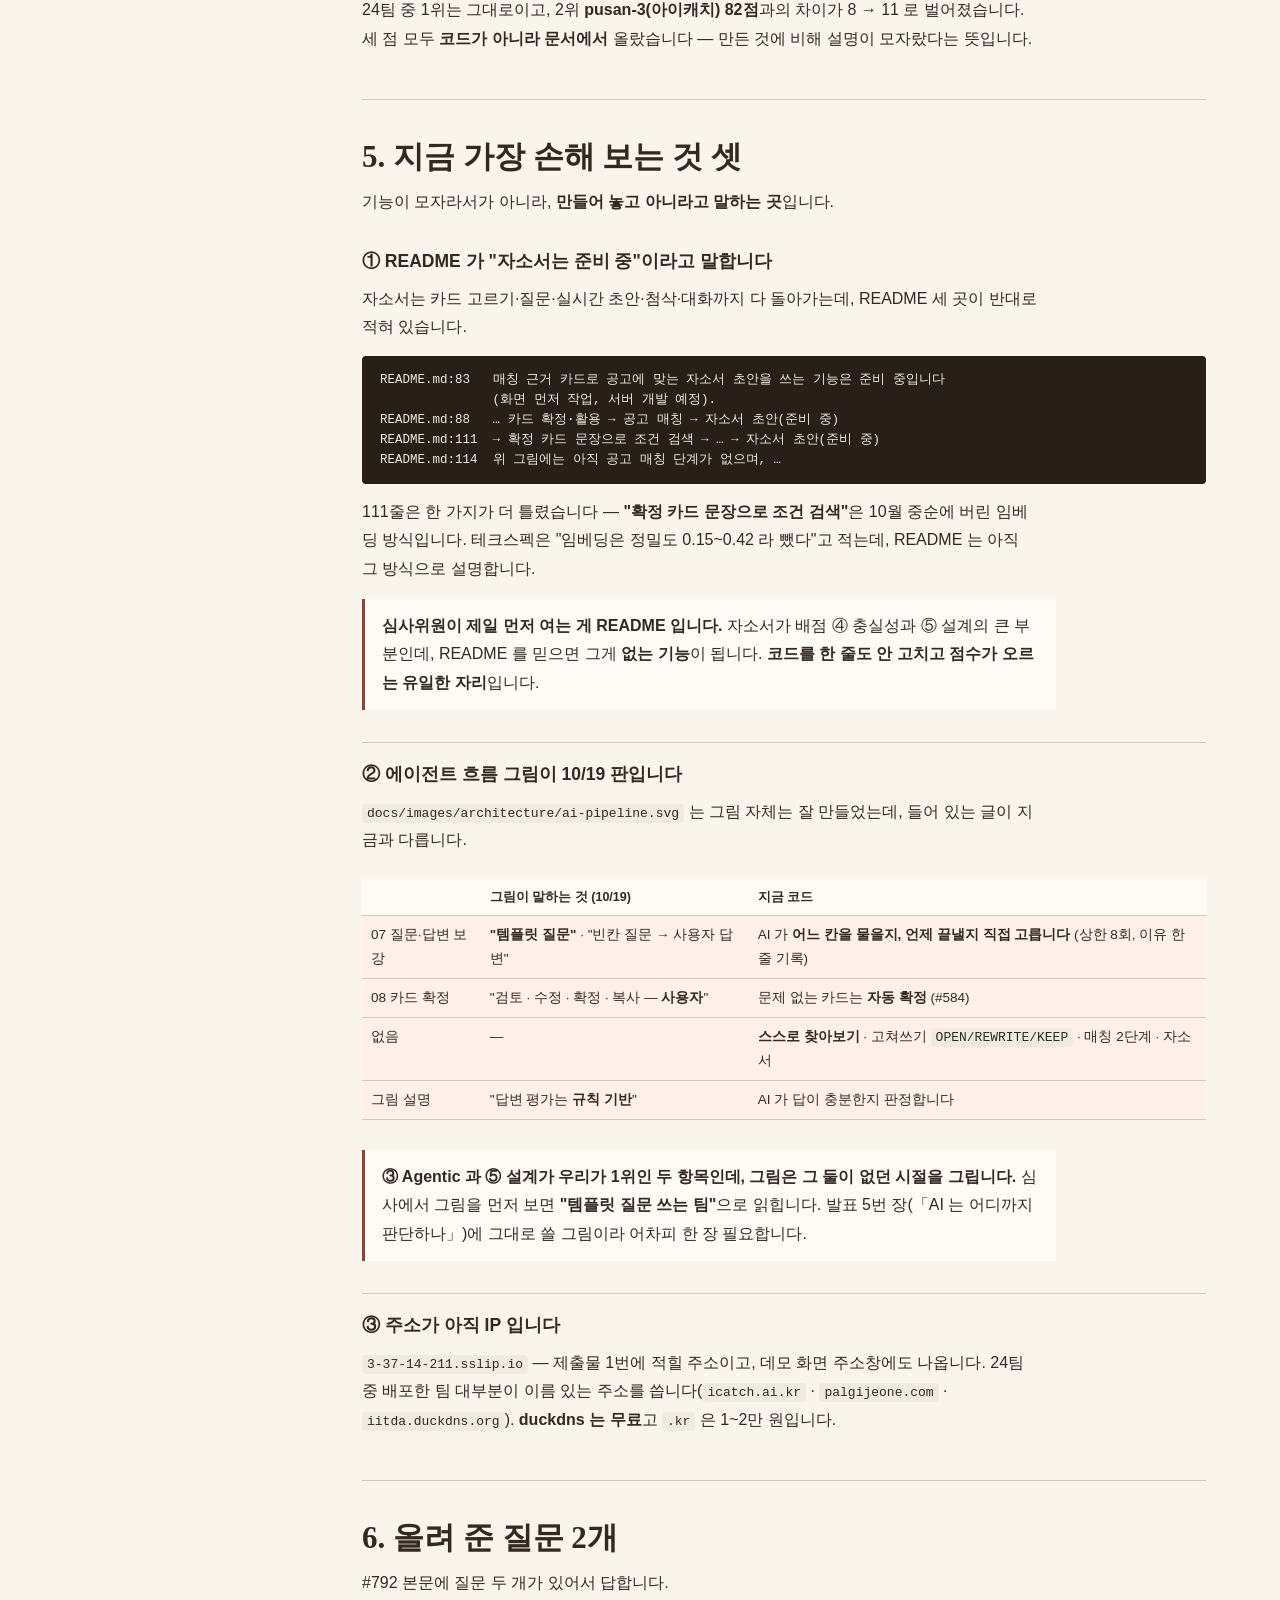
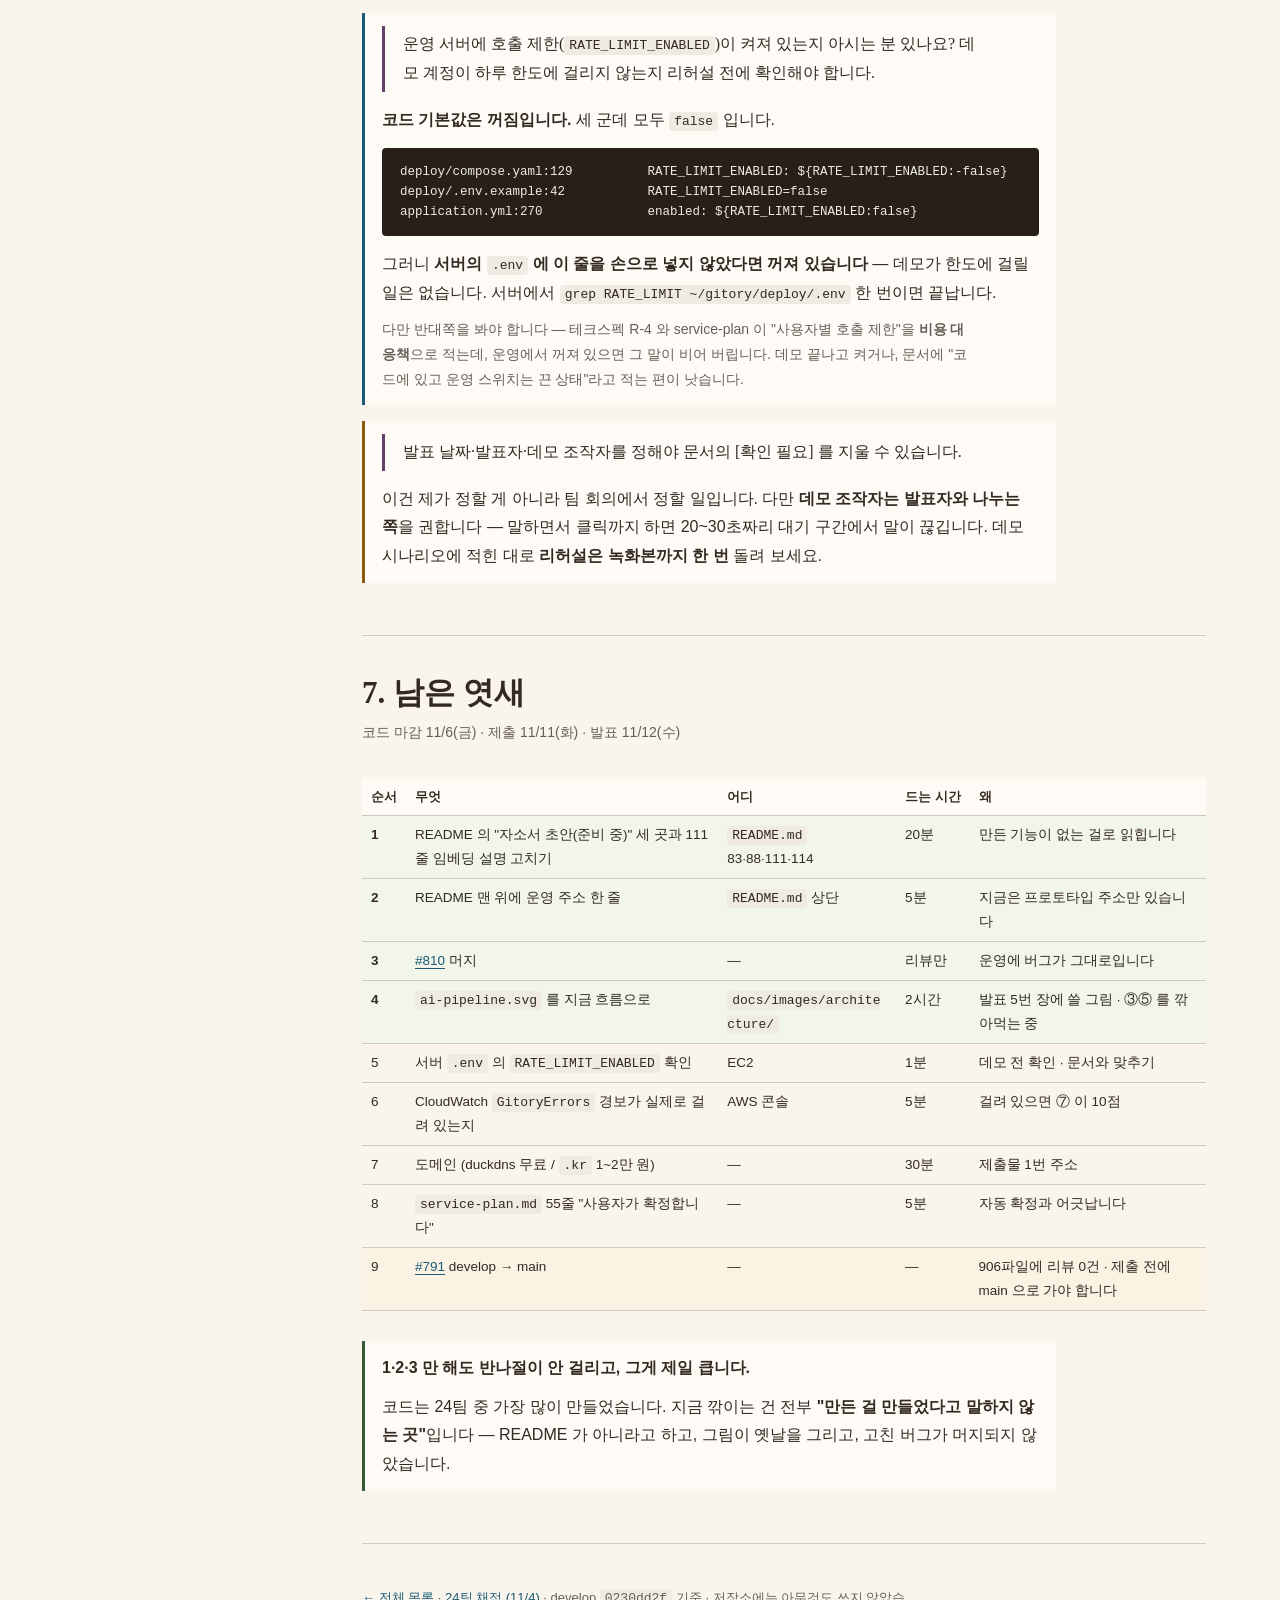
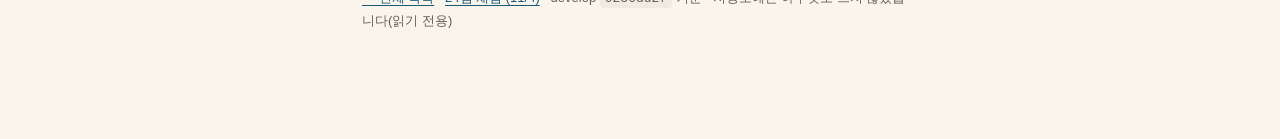
<file: review-1105.html>
<!doctype html>
<html lang="ko">
<head>
<meta charset="utf-8">
<meta name="viewport" content="width=device-width, initial-scale=1">
<title>11/5 코드 리뷰 — 멘토링 이후 24시간</title>
<style>









/* Hallmark · macrostructure: Long Document · tone: editorial technical · anchor hue: ochre */
/* Hallmark · pre-emit critique: P5 H4 E4 S5 R5 V4 */

:root {
  --color-paper: oklch(97% 0.012 86);
  --color-surface: oklch(99% 0.006 84);
  --color-ink: oklch(29% 0.022 67);
  --color-muted: oklch(49% 0.016 66);
  --color-rule: oklch(84% 0.016 76);
  --color-code: oklch(94% 0.012 81);
  --color-code-dark: oklch(25% 0.019 67);
  --color-code-ink: oklch(94% 0.009 82);
  --color-red: oklch(48% 0.12 29);
  --color-amber: oklch(51% 0.105 73);
  --color-green: oklch(43% 0.075 142);
  --color-blue: oklch(44% 0.077 232);
  --color-plum: oklch(43% 0.08 320);
  --color-focus: oklch(43% 0.075 142);
  --font-display: 'Gowun Batang', 'Apple SD Gothic Neo', serif;
  --font-body: 'IBM Plex Sans KR', 'Apple SD Gothic Neo', sans-serif;
  --font-code: 'JetBrains Mono', ui-monospace, monospace;
  --space-xs: 4px;
  --space-sm: 8px;
  --space-md: 12px;
  --space-lg: 16px;
  --space-xl: 24px;
  --space-2xl: 32px;
  --space-3xl: 48px;
  --text-body: 16px;
  --text-small: 13px;
  --text-heading: clamp(24px, 3vw, 31px);
  --rule-thin: 1px;
  --radius-sm: 4px;
  --radius-md: 8px;
  --ease-out: cubic-bezier(.2,.8,.2,1);
  --ease-in: cubic-bezier(.4,0,1,1);
  --ease-in-out: cubic-bezier(.4,0,.2,1);
  --dur-fast: 140ms;
}

*{box-sizing:border-box}
  html,body{margin:0;overflow-x:clip}
  body{font:var(--text-body)/1.78 var(--font-body);color:var(--color-ink);background:var(--color-paper)}
  a{color:var(--color-blue);text-underline-offset:3px}
  a:hover{color:var(--color-red)}
  a:focus-visible{outline:2px solid var(--color-focus);outline-offset:3px}
  .wrap{max-width:1180px;margin:auto;padding:32px 24px 96px;display:grid;grid-template-columns:238px minmax(0,1fr);column-gap:50px}
  .hero{grid-column:1/-1;padding:16px 0 26px;border-bottom:3px solid var(--color-ink);margin-bottom:26px}
  .hero h1{font:700 clamp(30px,4vw,46px)/1.3 var(--font-display);margin:0 0 8px}
  .hero p{max-width:76ch;margin:6px 0;color:var(--color-muted);font-size:14px}
  .hero .context{color:var(--color-ink);font-size:15.5px;max-width:78ch}
  .toc{grid-column:1;grid-row:2/span 60;align-self:start;position:sticky;top:20px;border-top:3px solid var(--color-ink);padding-top:14px;max-height:94vh;overflow-y:auto}
  .toc b{display:block;margin:0 0 10px;font-size:12px;letter-spacing:.06em;color:var(--color-muted)}
  .toc a{display:block;color:var(--color-muted);text-decoration:none;font-size:13.5px;padding:7px 6px;border-bottom:1px solid var(--color-rule)}
  .toc a:hover{color:var(--color-ink);font-weight:600}
  .toc a.sub{padding-left:16px;font-size:12.5px;border-bottom:0;padding-top:4px;padding-bottom:4px}
  section{grid-column:2;min-width:0;padding:4px 0 36px;margin:0 0 32px;border-bottom:1px solid var(--color-rule);scroll-margin-top:24px}
  section>h2{font:700 var(--text-heading)/1.35 var(--font-display);margin:0 0 6px}
  .kicker{font-size:14px;color:var(--color-muted);margin:0 0 20px}
  h3{font-size:17.5px;line-height:1.5;margin:32px 0 10px;font-weight:700;border-top:1px solid var(--color-rule);padding-top:18px}
  h3:first-of-type{border-top:0;padding-top:0}
  h4{font-size:15px;margin:22px 0 8px;font-weight:600;color:var(--color-muted)}
  p,li{max-width:76ch}p{margin:10px 0}ul,ol{padding-left:22px;margin:10px 0}li{margin:7px 0}
  code{font:13px var(--font-code);background:var(--color-code);padding:2px 5px;border-radius:var(--radius-sm);overflow-wrap:anywhere}
  pre{font:12.5px/1.6 var(--font-code);background:var(--color-code-dark);color:var(--color-code-ink);padding:14px 18px;border-radius:var(--radius-sm);overflow-x:auto;margin:14px 0}
  pre .c{color:#9b8f7e} pre .hi{color:#e8b04b} pre .bad{color:#e88b7a} pre .ok{color:#9dc08b}
  .tblw{overflow-x:auto;max-width:100%}
  table{border-collapse:collapse;width:100%;margin:14px 0;font-size:13.5px}
  th,td{border-bottom:1px solid var(--color-rule);padding:9px 10px;text-align:left;vertical-align:top}
  th{font-weight:700;font-size:12.5px;white-space:nowrap;background:var(--color-surface)}
  tr.bad td{background:oklch(96% 0.028 29 / .5)}
  tr.good td{background:oklch(96% 0.028 142 / .45)}
  tr.warn td{background:oklch(96% 0.03 86 / .5)}
  .note{padding:13px 17px;margin:16px 0;background:var(--color-surface);border-left:3px solid var(--color-amber);max-width:78ch}
  .note.g{border-left-color:var(--color-green)}
  .note.r{border-left-color:var(--color-red)}
  .note.b{border-left-color:var(--color-blue)}
  .note>:first-child{margin-top:0}.note>:last-child{margin-bottom:0}
  .pill{display:inline-block;font:600 11px var(--font-code);padding:2px 8px;border-radius:999px;background:var(--color-code);margin-right:6px}
  .say{border-left:3px solid var(--color-ink);padding:4px 0 4px 18px;margin:14px 0;font-family:var(--font-display);font-size:16.5px;line-height:1.8;max-width:74ch}
  .say b{background:oklch(90% 0.09 86)}
  .quote{padding:4px 0 4px 18px;border-left:3px solid var(--color-plum);margin:14px 0;font-family:var(--font-display);font-size:16px;line-height:1.8;max-width:76ch;color:var(--color-ink)}
  .big{font:700 clamp(19px,2.4vw,25px)/1.5 var(--font-display);max-width:70ch;margin:18px 0}
  .foot{grid-column:2;color:var(--color-muted);font-size:13px;max-width:76ch}
  .tag{display:inline-block;font:700 11px var(--font-body);padding:2px 9px;border-radius:999px;margin-right:8px;vertical-align:2px}
  .t-hi{background:oklch(88% 0.09 29);color:oklch(32% 0.12 29)}
  .t-md{background:oklch(90% 0.08 86);color:oklch(35% 0.1 70)}
  .t-lo{background:var(--color-code);color:var(--color-muted)}
  .hero .owner{background:var(--color-surface);border:1px solid var(--color-rule);border-left:4px solid var(--color-blue);padding:9px 14px;margin:14px 0 0;font-size:13.5px;border-radius:var(--radius-sm);color:var(--color-ink);max-width:78ch}
  .cpwrap{position:relative;margin:14px 0}
  .cpbox{white-space:pre-wrap;word-break:break-word;max-height:520px;overflow:auto;background:var(--color-code-dark);color:var(--color-code-ink);padding:16px 18px;border-radius:var(--radius-sm);font:12.5px/1.75 var(--font-code)}
  .cpbtn{position:absolute;top:8px;right:10px;z-index:2;font:600 12px var(--font-body);padding:5px 12px;border-radius:999px;border:1px solid var(--color-rule);background:var(--color-paper);color:var(--color-ink);cursor:pointer}
  .cpbtn:hover{background:var(--color-surface)}
  .cpbtn.done{background:oklch(88% 0.08 142);border-color:transparent}
  @media(max-width:820px){
    .wrap{display:block;padding:20px 16px 72px}
    .toc{position:static;max-height:none;padding:10px 0 12px;margin-bottom:22px}
    .toc a{display:inline-block;width:auto;padding:6px 10px 6px 0;margin-right:6px;border:0;font-size:13px}
    .toc a.sub{display:none}
    section>h2{font-size:24px}
  }
/* 문서 간 내비게이션 — 2026-10-25 */
/* docnav 가 1행을 차지하므로 toc 시작 행을 한 칸 뒤로 민다 (style.css 의 grid-row:2 오버라이드) */
.wrap > .toc{grid-row:3/span 60}
@media(max-width:820px){ .wrap > .toc{grid-row:auto} }

.docnav{grid-column:1/-1;display:flex;align-items:center;gap:6px;flex-wrap:wrap;
  margin:0 0 20px;padding:9px 0 11px;border-bottom:1px solid var(--color-rule);font-size:13px}
.docnav .home{font:700 12.5px var(--font-body);color:var(--color-ink);text-decoration:none;
  padding:5px 12px;border:1px solid var(--color-rule);border-radius:999px;background:var(--color-surface);white-space:nowrap}
.docnav .home:hover{border-color:var(--color-ink);color:var(--color-ink)}
.docnav .sep{width:1px;height:16px;background:var(--color-rule);margin:0 4px}
.docnav a.d{color:var(--color-muted);text-decoration:none;padding:5px 10px;border-radius:var(--radius-sm);white-space:nowrap}
.docnav a.d:hover{background:var(--color-surface);color:var(--color-ink)}
.docnav a.d.on{color:var(--color-ink);font-weight:700;background:var(--color-code)}
.docnav a.d .k{font:600 10.5px var(--font-code);color:var(--color-muted);margin-right:4px}
.docnav a.d.on .k{color:var(--color-ink)}

/* 하단 이전/다음 */
.pager{grid-column:2;display:grid;grid-template-columns:1fr 1fr;gap:12px;margin:26px 0 8px;max-width:80ch}
.pager a{display:block;text-decoration:none;color:inherit;border:1px solid var(--color-rule);
  border-radius:var(--radius-md);padding:13px 17px;background:var(--color-surface);transition:border-color var(--dur-fast) var(--ease-out)}
.pager a:hover{border-color:var(--color-ink)}
.pager a.prev{border-left:4px solid var(--color-rule)}
.pager a.next{border-right:4px solid var(--color-rule);text-align:right}
.pager a:hover.prev{border-left-color:var(--color-ink)}
.pager a:hover.next{border-right-color:var(--color-ink)}
.pager .lbl{display:block;font:600 11px var(--font-code);color:var(--color-muted);margin-bottom:4px}
.pager .ttl{display:block;font:700 15px var(--font-display);color:var(--color-ink);line-height:1.4}
.pager .one{grid-column:1/-1}
@media(max-width:820px){
  .pager{grid-column:1;grid-template-columns:1fr}
  .pager a.next{text-align:left;border-right:1px solid var(--color-rule);border-left:4px solid var(--color-rule)}
  .docnav{font-size:12.5px;gap:4px}
  .docnav a.d{padding:4px 8px}
}


/* ── 컴포넌트 ── */
.num{display:grid;grid-template-columns:repeat(auto-fit,minmax(130px,1fr));gap:10px;margin:16px 0}
.num div{border:1px solid var(--color-rule);border-radius:var(--radius-sm);padding:11px 14px;background:var(--color-surface)}
.num b{display:block;font-size:11px;color:var(--color-muted);letter-spacing:.05em;margin-bottom:3px}
.num span{font:700 18px var(--font-display);font-variant-numeric:tabular-nums}
.num span.g{color:var(--color-green)}
.flow{border:1px solid var(--color-rule);border-radius:var(--radius-md);background:var(--color-surface);padding:14px 20px;margin:16px 0;max-width:80ch}
.flow .step{display:flex;gap:13px;align-items:flex-start;padding:11px 0}
.flow .step + .step{border-top:1px dashed var(--color-rule)}
.flow .mark{flex:0 0 auto;font:700 11px var(--font-code);padding:4px 10px;border-radius:999px;background:var(--color-code);color:var(--color-ink);white-space:nowrap;margin-top:2px}
.flow .mark.bad{background:var(--sig-bad-bg);color:var(--sig-bad-ink)}
.flow .mark.ok{background:var(--sig-ok-bg);color:var(--sig-ok-ink)}
.flow .txt{font-size:14.5px;line-height:1.75}
.flow .txt small{color:var(--color-muted);font-size:13px}
.sev{display:inline-block;font:700 11px var(--font-code);padding:3px 10px;border-radius:999px;margin-left:9px;vertical-align:4px}
.sev.a{background:var(--sig-bad-bg);color:var(--sig-bad-ink)}
.sev.b{background:var(--sig-warn-bg);color:var(--sig-warn-ink)}
td.good{background:var(--sig-ok-bg)}
td.bad{background:var(--sig-bad-bg)}
table{font-variant-numeric:tabular-nums}
.tblw{overflow-x:auto}
pre{overflow-x:auto}
.wrap > .toc{grid-row:2/span 60}
@media(max-width:820px){ .wrap > .toc{grid-row:auto} }
a:focus-visible,.toc a:focus-visible{outline:2px solid var(--color-focus);outline-offset:2px;border-radius:2px}

/* ── 신호색 토큰 (라이트) ── */
:root{
  --sig-ok-bg:oklch(92% 0.055 150); --sig-ok-ink:oklch(32% 0.08 150);
  --sig-bad-bg:oklch(91% 0.065 30); --sig-bad-ink:oklch(36% 0.11 30);
  --sig-warn-bg:oklch(92% 0.08 80); --sig-warn-ink:oklch(37% 0.09 70);
}

/* ── 다크 ── */
@media (prefers-color-scheme: dark){ :root{
  --color-paper:oklch(19% 0.012 67); --color-surface:oklch(23% 0.013 67);
  --color-ink:oklch(92% 0.011 83);   --color-muted:oklch(70% 0.014 76);
  --color-rule:oklch(35% 0.014 70);  --color-code:oklch(28% 0.015 72);
  --color-code-dark:oklch(15% 0.012 67); --color-code-ink:oklch(90% 0.010 82);
  --color-red:oklch(72% 0.13 29);  --color-amber:oklch(78% 0.11 75);
  --color-green:oklch(74% 0.10 145); --color-blue:oklch(73% 0.09 232);
  --color-plum:oklch(72% 0.09 320);  --color-focus:oklch(74% 0.10 145);
  --sig-ok-bg:oklch(31% 0.055 150); --sig-ok-ink:oklch(88% 0.08 150);
  --sig-bad-bg:oklch(32% 0.065 30); --sig-bad-ink:oklch(88% 0.09 32);
  --sig-warn-bg:oklch(33% 0.065 78); --sig-warn-ink:oklch(89% 0.09 82);
}}
:root[data-theme="dark"]{
  --color-paper:oklch(19% 0.012 67); --color-surface:oklch(23% 0.013 67);
  --color-ink:oklch(92% 0.011 83);   --color-muted:oklch(70% 0.014 76);
  --color-rule:oklch(35% 0.014 70);  --color-code:oklch(28% 0.015 72);
  --color-code-dark:oklch(15% 0.012 67); --color-code-ink:oklch(90% 0.010 82);
  --color-red:oklch(72% 0.13 29);  --color-amber:oklch(78% 0.11 75);
  --color-green:oklch(74% 0.10 145); --color-blue:oklch(73% 0.09 232);
  --color-plum:oklch(72% 0.09 320);  --color-focus:oklch(74% 0.10 145);
  --sig-ok-bg:oklch(31% 0.055 150); --sig-ok-ink:oklch(88% 0.08 150);
  --sig-bad-bg:oklch(32% 0.065 30); --sig-bad-ink:oklch(88% 0.09 32);
  --sig-warn-bg:oklch(33% 0.065 78); --sig-warn-ink:oklch(89% 0.09 82);
}
:root[data-theme="light"]{
  --color-paper:oklch(97% 0.012 86); --color-surface:oklch(99% 0.006 84);
  --color-ink:oklch(29% 0.022 67);   --color-muted:oklch(49% 0.016 66);
  --color-rule:oklch(84% 0.016 76);  --color-code:oklch(94% 0.012 81);
  --color-code-dark:oklch(25% 0.019 67); --color-code-ink:oklch(94% 0.009 82);
  --color-red:oklch(48% 0.12 29);  --color-amber:oklch(51% 0.105 73);
  --color-green:oklch(43% 0.075 142); --color-blue:oklch(44% 0.077 232);
  --color-plum:oklch(43% 0.08 320);  --color-focus:oklch(43% 0.075 142);
  --sig-ok-bg:oklch(92% 0.055 150); --sig-ok-ink:oklch(32% 0.08 150);
  --sig-bad-bg:oklch(91% 0.065 30); --sig-bad-ink:oklch(36% 0.11 30);
  --sig-warn-bg:oklch(92% 0.08 80); --sig-warn-ink:oklch(37% 0.09 70);
}
@media (prefers-reduced-motion: reduce){ *{animation:none!important;transition:none!important} }



h3 + .say, .say{max-width:78ch}
section .say{background:var(--color-surface);border-left:3px solid var(--color-blue);
  padding:16px 20px;border-radius:0 var(--radius-sm) var(--radius-sm) 0;font-size:15px;line-height:1.85}
p.say{background:none;border-left:3px solid var(--color-ink);padding:4px 0 4px 18px;
  border-radius:0;font-family:var(--font-display);font-size:16.5px}


img{max-width:100%;height:auto;border:1px solid var(--color-rule);border-radius:var(--radius-sm);margin:16px 0;display:block}
.flow .mark{min-width:46px;text-align:center}




table td,table th{padding:7px 8px}


/* ── 가독성 수정 2026-11-04 ── */
.say b{background:var(--hl);color:var(--hl-ink);padding:1px 3px;border-radius:2px}
:root{--hl:oklch(90% 0.09 86);--hl-ink:oklch(25% 0.06 70)}
@media (prefers-color-scheme: dark){:root{--hl:oklch(42% 0.09 86);--hl-ink:oklch(96% 0.02 86)}}
:root[data-theme="dark"]{--hl:oklch(42% 0.09 86);--hl-ink:oklch(96% 0.02 86)}
:root[data-theme="light"]{--hl:oklch(90% 0.09 86);--hl-ink:oklch(25% 0.06 70)}
/* 표 안 배경 칠 — 다크에서도 글자가 보이게 */
tr.good td,tr.bad td,tr.warn td{color:var(--color-ink)}
td[style*="oklch(94%"],td[style*="oklch(96%"]{color:oklch(22% 0.05 40)}
@media (prefers-color-scheme: dark){
  tr.good td{background:oklch(30% 0.045 150 / .55)}
  tr.bad td {background:oklch(31% 0.05 29 / .55)}
  tr.warn td{background:oklch(32% 0.045 86 / .55)}
  td[style*="oklch(94%"],td[style*="oklch(96%"]{background:oklch(31% 0.05 29 / .6)!important;color:var(--color-ink)}
}
:root[data-theme="dark"] tr.good td{background:oklch(30% 0.045 150 / .55)}
:root[data-theme="dark"] tr.bad td {background:oklch(31% 0.05 29 / .55)}
:root[data-theme="dark"] tr.warn td{background:oklch(32% 0.045 86 / .55)}
:root[data-theme="dark"] td[style*="oklch(94%"],
:root[data-theme="dark"] td[style*="oklch(96%"]{background:oklch(31% 0.05 29 / .6)!important;color:var(--color-ink)}
table td,table th{padding:7px 9px}



td.lo{background:var(--c-lo);color:var(--color-ink)}
td.mid{background:var(--c-mid);color:var(--color-ink)}
:root{--c-lo:oklch(94% 0.05 29/.6);--c-mid:oklch(96% 0.04 86/.7)}
@media (prefers-color-scheme: dark){:root{--c-lo:oklch(32% 0.055 29/.7);--c-mid:oklch(33% 0.05 86/.7)}}
:root[data-theme="dark"]{--c-lo:oklch(32% 0.055 29/.7);--c-mid:oklch(33% 0.05 86/.7)}
:root[data-theme="light"]{--c-lo:oklch(94% 0.05 29/.6);--c-mid:oklch(96% 0.04 86/.7)}
.num{display:grid;grid-template-columns:repeat(auto-fit,minmax(118px,1fr));gap:10px;margin:18px 0}
.num div{border:1px solid var(--color-rule);border-radius:var(--radius-sm);padding:11px 14px;background:var(--color-surface)}
.num b{display:block;font-size:11px;color:var(--color-muted);letter-spacing:.05em;margin-bottom:3px}
.num span{font:700 19px var(--font-display);font-variant-numeric:tabular-nums}
.num span.g{color:var(--color-green)}
table{font-variant-numeric:tabular-nums}


</style>
</head>
<body>
<div class="wrap">

<nav class="docnav">
  <a class="home" href="index.html">⌂ 전체</a>
  <span class="sep"></span>
  <a class="d" href="review-1107.html"><span class="k">★</span>11/7 리뷰</a>
  <span class="sep"></span>
  <a class="d on" href="review-1105.html">11/5 리뷰</a>
  <span class="sep"></span>
  <a class="d" href="teams-1104.html">24팀 채점 (11/4)</a>
  <span class="sep"></span>
  <a class="d" href="before.html">이전 자료 →</a>
</nav>

<header class="hero">
  <p class="kicker">GITORY · 코드 리뷰 · 2026-11-05</p>
  <h1>멘토링 이후 24시간 — 무엇이 들어왔나</h1>
  <p class="context">11/4 기술멘토링 뒤 <b>PR 12개가 머지</b>되고 <b>문서 3개</b>가 새로 올라왔습니다. 하나씩 코드로 확인하고, 점수를 다시 쟀습니다.</p>
  <p class="owner"><b>코드 마감 11/6(금)</b> · 제출 11/11(화) · 발표 11/12(수) — 엿새 남았습니다</p>
</header>

<nav class="toc">
  <b>목차</b>
  <a href="#s1">1. 24시간 동안 들어온 것</a>
  <a href="#s2">2. 「남은 이틀」 6가지 — 지금</a>
  <a href="#s3">3. 새 문서 3개</a>
  <a href="#s4">4. 점수 90 → 93</a>
  <a href="#s5">5. 지금 가장 손해 보는 것 셋</a>
  <a href="#s6">6. 올려 준 질문 2개</a>
  <a href="#s7">7. 남은 엿새</a>
</nav>

<section id="s1">
<h2>1. 24시간 동안 들어온 것</h2>

<p class="kicker">11/4 18:00 ~ 11/5 20:00 · develop <code>0230dd2f</code> · merged PR 누계 432 → <b>440</b></p>

<h3>머지된 것 12개</h3>
<div class="tblw"><table>
  <tr><th>PR</th><th>무엇</th><th>크기</th></tr>
  <tr class="good"><td><a href="https://github.com/kakaotechcampus-4/ktc4-kyungpook-1/pull/792">#792</a></td>
      <td><b>테크스펙 11/4 갱신 + 데모 시나리오 + 발표 구성안</b></td><td>4파일 +396/−89</td></tr>
  <tr><td><a href="https://github.com/kakaotechcampus-4/ktc4-kyungpook-1/pull/796">#796</a></td>
      <td>되묻기가 앞 답을 되풀이하지 않고, 빈칸 틀 대신 빠진 것 하나를 묻게</td><td>12파일 +219/−40</td></tr>
  <tr><td><a href="https://github.com/kakaotechcampus-4/ktc4-kyungpook-1/pull/802">#802</a></td>
      <td>P0 화면 — 처음 입력 창, 후보 카드 줄, 분석 중 버튼, 확정 다음 걸음</td><td>25파일</td></tr>
  <tr><td><a href="https://github.com/kakaotechcampus-4/ktc4-kyungpook-1/pull/809">#809</a></td>
      <td>자소서 삭제 (목록·자소서 화면)</td><td>8파일 +285/−4</td></tr>
  <tr><td><a href="https://github.com/kakaotechcampus-4/ktc4-kyungpook-1/pull/801">#801</a></td>
      <td>삭제를 여는 버튼을 위험(빨강)으로</td><td>9파일</td></tr>
  <tr><td><a href="https://github.com/kakaotechcampus-4/ktc4-kyungpook-1/pull/800">#800</a></td>
      <td>확정 카드에 제목 옆 연필</td><td>11파일</td></tr>
  <tr><td><a href="https://github.com/kakaotechcampus-4/ktc4-kyungpook-1/pull/799">#799</a></td>
      <td>공고 타일 어디를 눌러도 공고 상세로</td><td>11파일</td></tr>
  <tr><td colspan="3" class="kicker">그 밖에 #797 · #787 · #786 · #788 · #790 — 폴더 격자 · 레포 묶음 · README 설명 AI 요약 · 정리 타임라인</td></tr>
</table></div>

<h3>아직 열려 있는 것 4개</h3>
<div class="tblw"><table>
  <tr><th>PR</th><th>무엇</th><th>상태</th></tr>
  <tr class="good"><td><a href="https://github.com/kakaotechcampus-4/ktc4-kyungpook-1/pull/810">#810</a></td>
      <td><b>카드 만든 뒤 공고 매칭이 "확정한 카드가 없어요" 하던 것</b> — 멘토 점검 2번</td><td>열림 (11/5 10:36)</td></tr>
  <tr><td><a href="https://github.com/kakaotechcampus-4/ktc4-kyungpook-1/pull/803">#803</a></td>
      <td>개인정보처리방침 · 이용약관 · 로그인 동의 문구</td><td>열림 · 19파일</td></tr>
  <tr><td><a href="https://github.com/kakaotechcampus-4/ktc4-kyungpook-1/pull/763">#763</a></td>
      <td>카드 목록 검색·필터 통합, AI 작업 기록 접기</td><td>열림 · 11/3부터</td></tr>
  <tr class="warn"><td><a href="https://github.com/kakaotechcampus-4/ktc4-kyungpook-1/pull/791">#791</a></td>
      <td><b>9주차 develop → main</b></td><td>906파일 +61,189/−7,392 · <b>리뷰 0건</b></td></tr>
</table></div>

<div class="note b"><p><b>#810 은 이 사이트를 읽고 올린 PR입니다.</b></p>
<p class="quote">멘토 점검(11/4 심사 대비 자료, 남은 이틀 2번)에서 나온 화면 전환 버그를 고쳤습니다.</p>
<p>원인도 정확합니다 — 확정 카드 수를 <code>/me</code> 에서 읽는데 그 값이 5분 캐시라, <b>서버가 스스로 확정한 경우</b>에는 아무도 다시 읽게 하지 않아 0장이 남았습니다. 확정 버튼은 다시 읽게 했는데 자동 확정은 빠져 있었던 것입니다.</p>
<p class="kicker">→ <b>아직 머지 전입니다.</b> 운영 사이트에는 버그가 그대로 있습니다.</p></div>

<h3>운영 사이트가 지금 무엇을 들고 있나</h3>

<p>배포된 자바스크립트를 받아 화면 문구로 대조했습니다 — 어느 PR 까지 운영에 나갔는지 보려고요.</p>

<div class="tblw"><table>
  <tr><th>확인한 문구</th><th>어느 PR</th><th>운영에</th></tr>
  <tr class="good"><td><code>찾아볼게요</code></td><td>스스로 찾아보기</td><td><b>있음</b></td></tr>
  <tr class="good"><td><code>자소서 삭제</code></td><td>#809 (11/5 20:00 머지)</td><td><b>있음</b></td></tr>
  <tr class="good"><td><code>이 경험으로 자소서를 써 볼까요?</code> · <code>마지막 단계예요</code></td><td>#802 P0 화면</td><td><b>있음</b></td></tr>
  <tr class="bad"><td><code>카드 확정하러 가기</code></td><td>#810 이 없애려는 문구</td><td><b>그대로</b></td></tr>
  <tr><td><code>개인정보처리방침</code></td><td>#803 (열림)</td><td>없음</td></tr>
</table></div>

<p><b>배포는 밀리지 않았습니다.</b> deploy 워크플로가 <code>0230dd2f</code> 로 11/5 20:14 에 성공했고,
20:00 에 머지된 #809 까지 운영에 올라가 있습니다. 자동 배포가 제대로 돌고 있습니다.</p>

<p class="kicker">남은 건 <b>#810 하나</b>입니다 — 머지되면 그 문구가 사라집니다.</p>
</section>

<section id="s2">
<h2>2. 「남은 이틀」 6가지 — 지금</h2>

<p>11/4 문서에 적었던 여섯 가지를 코드로 다시 확인했습니다.</p>

<div class="tblw"><table>
  <tr><th>#</th><th>무엇</th><th>지금</th><th>근거</th></tr>
  <tr class="bad"><td>1</td><td>README 맨 위 "서비스 써보기" 링크</td><td><b>안 됨</b></td>
      <td>README 38줄은 아직 <code>gitory-prototypes.vercel.app</code>(프로토타입). 운영 주소는 README 어디에도 없습니다</td></tr>
  <tr class="warn"><td>2</td><td>카드 생성 → 공고 매칭 전환 버그</td><td><b>PR 열림</b></td>
      <td>#810. 원인·고침 모두 맞는데 머지 전이라 <b>운영엔 아직</b></td></tr>
  <tr class="warn"><td>3</td><td>에이전트 흐름도 한 장</td><td><b>그림은 있는데 낡음</b></td>
      <td><code>docs/images/architecture/ai-pipeline.svg</code> — <b>10/19 기준</b>. §5 참고</td></tr>
  <tr class="good"><td>4</td><td>테크스펙에 에이전트 설계</td><td><b>됨</b></td>
      <td>#792 로 전면 갱신. §3 에 서비스 경계도·매칭 4단계·자소서 흐름, §8 에 결정 9개</td></tr>
  <tr class="good"><td>5</td><td><code>JobErrorCode</code> 모르는 코드 처리</td><td><b>이미 돼 있었음</b></td>
      <td><code>schemas.ts:230</code> <code>unknownAs(JobErrorCode,'INTERNAL_ERROR')</code> — 11/2 <code>de11f768</code></td></tr>
  <tr class="good"><td>6</td><td>분석 실패 알림</td><td><b>설계는 있음</b></td>
      <td><code>DEPLOYMENT.md</code> 에 CloudWatch 지표 필터 4개 + SNS 메일. Job 실패 코드를 정확히 잡습니다</td></tr>
</table></div>

<div class="note"><p><b>5번과 6번은 제가 11/4에 잘못 셌습니다.</b></p>
<p>5번은 <code>.catch</code> 라는 글자만 찾아서 0건으로 봤는데, 실제로는 <code>unknownAs</code> 라는 이름으로 들어와 있었습니다. 게다가 바로 위 주석이 <b>왜 <code>z.catch</code> 를 쓰면 안 되는지</b> 설명합니다 — 칸이 빠진 응답까지 기본값으로 덮어서 "오류가 없는 작업"에 오류 문구가 붙기 때문입니다. 제 제안보다 정확합니다.</p>
<p>6번은 코드에 없어서 없다고 봤는데, 운영 문서에 수동 설정 절차로 있습니다. 패턴 네 개 중 하나가
<code>?"INTERNAL_ERROR" ?"GITHUB_UNAVAILABLE" ?"AI_UNAVAILABLE"</code> 이라 분석·카드 Job 실패를 그대로 잡습니다.</p>
<p class="kicker">→ 남은 건 <b>그 경보가 콘솔에 실제로 걸려 있는지</b> 한 번 보는 것뿐입니다.</p></div>
</section>

<section id="s3">
<h2>3. 새 문서 3개</h2>

<p>#792 로 들어온 문서입니다. 셋 다 <b>코드 커밋(<code>dbbde4c2</code>)을 기준으로</b> 쓰여 있어 숫자가 실제와 맞습니다.</p>

<div class="tblw"><table>
  <tr><th>문서</th><th>무엇이 들어 있나</th></tr>
  <tr><td><a href="https://github.com/kakaotechcampus-4/ktc4-kyungpook-1/blob/develop/docs/overview/tech-spec.md"><b>테크스펙</b></a><br><span class="kicker">251줄 · 전면 갱신</span></td>
      <td>§3 서비스 경계도(모듈 11개·공개 API 58·내부 API 29) · 매칭 1~4단계 · 자소서 흐름 ·
          §6 리스크 13개 · §7 사용자가 보는 실패 11가지 · §8 결정 9개 · §9 테스트 규모와 측정값 · §11 9/1 판에서 바뀐 것</td></tr>
  <tr><td><a href="https://github.com/kakaotechcampus-4/ktc4-kyungpook-1/blob/develop/docs/final/demo-scenario.md"><b>데모 시나리오</b></a><br><span class="kicker">123줄 · 새 문서</span></td>
      <td>데모 4분 · 장면 8개(★ 꼭 보여 줄 것 / 빠지면 3분 15초) · 준비물 9가지 체크리스트 ·
          오래 걸리는 단계는 미리 분석한 레포로, 작은 레포는 진행 화면만 라이브</td></tr>
  <tr><td><a href="https://github.com/kakaotechcampus-4/ktc4-kyungpook-1/blob/develop/docs/final/presentation-outline.md"><b>발표 구성안</b></a><br><span class="kicker">132줄 · 새 문서</span></td>
      <td>10장 9분 35초 · 장마다 화면·대본 초안 · 예상 질문 7개와 답 초안 ·
          9번 장에 <b>못 한 것</b>(실사용자 지표 없음 · 자동 확정)을 먼저 말하기</td></tr>
</table></div>

<p class="kicker">함께 보면 좋은 것 ·
<a href="https://github.com/kakaotechcampus-4/ktc4-kyungpook-1/blob/develop/ai/evals/RESULTS.md">AI 품질 평가 결과표</a> ·
<a href="https://github.com/kakaotechcampus-4/ktc4-kyungpook-1/blob/develop/docs/DEPLOYMENT.md">배포 가이드</a> ·
<a href="https://github.com/kakaotechcampus-4/ktc4-kyungpook-1/blob/develop/docs/images/architecture/ai-pipeline.svg">AI 파이프라인 그림</a></p>

<div class="note g"><p><b>테크스펙에서 제일 잘 쓴 곳은 §8 입니다.</b></p>
<p>"확정을 사람만 하나", "매칭을 임베딩으로 할까 AI 판단으로 할까", "LangChain 을 쓰나" 처럼
<b>갈림길과 고른 쪽과 이유</b>가 아홉 개 적혀 있습니다. 심사에서 "왜 그렇게 했나"를 물으면 여기가 답입니다.
임베딩을 뺀 이유(정밀도 0.15~0.42)처럼 <b>숫자가 붙은 것</b>이 특히 셉니다.</p></div>
</section>

<section id="s4">
<h2>4. 점수 90 → 93</h2>

<p>11/4 와 같은 배점표·같은 방법입니다. 바뀐 항목만 적었습니다.</p>

<div class="tblw"><table>
  <tr><th>항목</th><th>배점</th><th>10/25</th><th>11/4</th><th>11/5</th><th>무엇이 바뀌었나</th></tr>
  <tr class="good"><td>① 문제·타겟·시나리오</td><td>10</td><td>6</td><td>8</td><td><b>9</b></td>
      <td>테크스펙 §3 서비스 경계도 · 매칭 4단계 · §8 결정 9개 · 데모 시나리오<br>
          <span class="kicker">10점이 아닌 이유 — 에이전트 흐름 <b>그림</b>이 10/19 판</span></td></tr>
  <tr><td>② 완성도·안정성·사용성</td><td>10</td><td>9</td><td>9</td><td>9</td>
      <td>P0 화면 · 자소서 삭제 · 위험 버튼 <span class="kicker">(#810 머지되면 10)</span></td></tr>
  <tr><td>③ Agentic 경험</td><td>10</td><td>4</td><td>10</td><td>10</td><td>그대로 1위</td></tr>
  <tr><td>④ 서비스 개발 충실성</td><td>15</td><td>13</td><td>14</td><td>14</td><td>되묻기 품질 · 자소서 삭제 <span class="kicker">(#803 머지되면 15)</span></td></tr>
  <tr><td>⑤ Agentic AI 설계</td><td>15</td><td>13</td><td>15</td><td>15</td><td>그대로 1위</td></tr>
  <tr><td>⑥ AI 품질 점검</td><td>5</td><td>4</td><td>4</td><td>4</td><td>평가 자산 30개 — 변화 없음</td></tr>
  <tr class="good"><td>⑦ AI 안전성·가드레일</td><td>10</td><td>8</td><td>8</td><td><b>9</b></td>
      <td>모르는 코드 처리는 11/2에 이미 있었음 · 실패 경보 패턴 확인<br>
          <span class="kicker">10점이 아닌 이유 — 경보가 콘솔에 실제로 걸렸는지 미확인</span></td></tr>
  <tr><td>⑧ 코드 품질·테스트</td><td>10</td><td>8</td><td>9</td><td>9</td><td>테스트 파일 504개 · BE 3,575 · AI 1,253 · FE 1,467</td></tr>
  <tr><td>⑨ 배포·운영</td><td>10</td><td>9</td><td>9</td><td>9</td><td>11/5 20:16 최신 develop 배포됨 <span class="kicker">(−1 주소가 IP)</span></td></tr>
  <tr class="good"><td>⑩ 문서화·협업</td><td>5</td><td>3</td><td>4</td><td><b>5</b></td>
      <td>테크스펙이 코드와 맞음 · 데모·발표 문서 · md 189개</td></tr>
  <tr class="good"><td><b>합계</b></td><td><b>100</b></td><td>77</td><td>90</td><td><b>93</b></td><td><b>+3</b></td></tr>
</table></div>

<p>24팀 중 1위는 그대로이고, 2위 <b>pusan-3(아이캐치) 82점</b>과의 차이가 8 → 11 로 벌어졌습니다.
세 점 모두 <b>코드가 아니라 문서에서</b> 올랐습니다 — 만든 것에 비해 설명이 모자랐다는 뜻입니다.</p>
</section>

<section id="s5">
<h2>5. 지금 가장 손해 보는 것 셋</h2>

<p>기능이 모자라서가 아니라, <b>만들어 놓고 아니라고 말하는 곳</b>입니다.</p>

<h3>① README 가 "자소서는 준비 중"이라고 말합니다</h3>

<p>자소서는 카드 고르기·질문·실시간 초안·첨삭·대화까지 다 돌아가는데, README 세 곳이 반대로 적혀 있습니다.</p>

<pre>README.md:83   매칭 근거 카드로 공고에 맞는 자소서 초안을 쓰는 기능은 준비 중입니다
               (화면 먼저 작업, 서버 개발 예정).
README.md:88   … 카드 확정·활용 → 공고 매칭 → 자소서 초안(준비 중)
README.md:111  → 확정 카드 문장으로 조건 검색 → … → 자소서 초안(준비 중)
README.md:114  위 그림에는 아직 공고 매칭 단계가 없으며, …</pre>

<p>111줄은 한 가지가 더 틀렸습니다 — <b>"확정 카드 문장으로 조건 검색"</b>은 10월 중순에 버린 임베딩 방식입니다.
테크스펙은 "임베딩은 정밀도 0.15~0.42 라 뺐다"고 적는데, README 는 아직 그 방식으로 설명합니다.</p>

<div class="note r"><p><b>심사위원이 제일 먼저 여는 게 README 입니다.</b>
자소서가 배점 ④ 충실성과 ⑤ 설계의 큰 부분인데, README 를 믿으면 그게 <b>없는 기능</b>이 됩니다.
<b>코드를 한 줄도 안 고치고 점수가 오르는 유일한 자리</b>입니다.</p></div>

<h3>② 에이전트 흐름 그림이 10/19 판입니다</h3>

<p><code>docs/images/architecture/ai-pipeline.svg</code> 는 그림 자체는 잘 만들었는데, 들어 있는 글이 지금과 다릅니다.</p>

<div class="tblw"><table>
  <tr><th></th><th>그림이 말하는 것 (10/19)</th><th>지금 코드</th></tr>
  <tr class="bad"><td>07 질문·답변 보강</td><td><b>"템플릿 질문"</b> · "빈칸 질문 → 사용자 답변"</td>
      <td>AI 가 <b>어느 칸을 물을지, 언제 끝낼지 직접 고릅니다</b> (상한 8회, 이유 한 줄 기록)</td></tr>
  <tr class="bad"><td>08 카드 확정</td><td>"검토 · 수정 · 확정 · 복사 — <b>사용자</b>"</td><td>문제 없는 카드는 <b>자동 확정</b> (#584)</td></tr>
  <tr class="bad"><td>없음</td><td>—</td><td><b>스스로 찾아보기</b> · 고쳐쓰기 <code>OPEN/REWRITE/KEEP</code> · 매칭 2단계 · 자소서</td></tr>
  <tr class="bad"><td>그림 설명</td><td>"답변 평가는 <b>규칙 기반</b>"</td><td>AI 가 답이 충분한지 판정합니다</td></tr>
</table></div>

<div class="note r"><p><b>③ Agentic 과 ⑤ 설계가 우리가 1위인 두 항목인데, 그림은 그 둘이 없던 시절을 그립니다.</b>
심사에서 그림을 먼저 보면 <b>"템플릿 질문 쓰는 팀"</b>으로 읽힙니다.
발표 5번 장(「AI 는 어디까지 판단하나」)에 그대로 쓸 그림이라 어차피 한 장 필요합니다.</p></div>

<h3>③ 주소가 아직 IP 입니다</h3>

<p><code>3-37-14-211.sslip.io</code> — 제출물 1번에 적힐 주소이고, 데모 화면 주소창에도 나옵니다.
24팀 중 배포한 팀 대부분이 이름 있는 주소를 씁니다(<code>icatch.ai.kr</code> · <code>palgijeone.com</code> · <code>iitda.duckdns.org</code>).
<b>duckdns 는 무료</b>고 <code>.kr</code> 은 1~2만 원입니다.</p>
</section>

<section id="s6">
<h2>6. 올려 준 질문 2개</h2>

<p>#792 본문에 질문 두 개가 있어서 답합니다.</p>

<div class="note b"><p class="quote">운영 서버에 호출 제한(<code>RATE_LIMIT_ENABLED</code>)이 켜져 있는지 아시는 분 있나요? 데모 계정이 하루 한도에 걸리지 않는지 리허설 전에 확인해야 합니다.</p>

<p><b>코드 기본값은 꺼짐입니다.</b> 세 군데 모두 <code>false</code> 입니다.</p>
<pre>deploy/compose.yaml:129          RATE_LIMIT_ENABLED: ${RATE_LIMIT_ENABLED:-false}
deploy/.env.example:42           RATE_LIMIT_ENABLED=false
application.yml:270              enabled: ${RATE_LIMIT_ENABLED:false}</pre>
<p>그러니 <b>서버의 <code>.env</code> 에 이 줄을 손으로 넣지 않았다면 꺼져 있습니다</b> — 데모가 한도에 걸릴 일은 없습니다.
서버에서 <code>grep RATE_LIMIT ~/gitory/deploy/.env</code> 한 번이면 끝납니다.</p>
<p class="kicker">다만 반대쪽을 봐야 합니다 — 테크스펙 R-4 와 service-plan 이 "사용자별 호출 제한"을 <b>비용 대응책</b>으로 적는데, 운영에서 꺼져 있으면 그 말이 비어 버립니다. 데모 끝나고 켜거나, 문서에 "코드에 있고 운영 스위치는 끈 상태"라고 적는 편이 낫습니다.</p></div>

<div class="note"><p class="quote">발표 날짜·발표자·데모 조작자를 정해야 문서의 [확인 필요] 를 지울 수 있습니다.</p>
<p>이건 제가 정할 게 아니라 팀 회의에서 정할 일입니다. 다만 <b>데모 조작자는 발표자와 나누는 쪽</b>을 권합니다 —
말하면서 클릭까지 하면 20~30초짜리 대기 구간에서 말이 끊깁니다. 데모 시나리오에 적힌 대로 <b>리허설은 녹화본까지 한 번</b> 돌려 보세요.</p></div>
</section>

<section id="s7">
<h2>7. 남은 엿새</h2>

<p class="kicker">코드 마감 11/6(금) · 제출 11/11(화) · 발표 11/12(수)</p>

<div class="tblw"><table>
  <tr><th>순서</th><th>무엇</th><th>어디</th><th>드는 시간</th><th>왜</th></tr>
  <tr class="good"><td><b>1</b></td><td>README 의 "자소서 초안(준비 중)" 세 곳과 111줄 임베딩 설명 고치기</td>
      <td><code>README.md</code> 83·88·111·114</td><td>20분</td><td>만든 기능이 없는 걸로 읽힙니다</td></tr>
  <tr class="good"><td><b>2</b></td><td>README 맨 위에 운영 주소 한 줄</td><td><code>README.md</code> 상단</td><td>5분</td><td>지금은 프로토타입 주소만 있습니다</td></tr>
  <tr class="good"><td><b>3</b></td><td><a href="https://github.com/kakaotechcampus-4/ktc4-kyungpook-1/pull/810">#810</a> 머지</td><td>—</td><td>리뷰만</td><td>운영에 버그가 그대로입니다</td></tr>
  <tr class="good"><td><b>4</b></td><td><code>ai-pipeline.svg</code> 를 지금 흐름으로</td><td><code>docs/images/architecture/</code></td><td>2시간</td><td>발표 5번 장에 쓸 그림 · ③⑤ 를 깎아먹는 중</td></tr>
  <tr><td>5</td><td>서버 <code>.env</code> 의 <code>RATE_LIMIT_ENABLED</code> 확인</td><td>EC2</td><td>1분</td><td>데모 전 확인 · 문서와 맞추기</td></tr>
  <tr><td>6</td><td>CloudWatch <code>GitoryErrors</code> 경보가 실제로 걸려 있는지</td><td>AWS 콘솔</td><td>5분</td><td>걸려 있으면 ⑦ 이 10점</td></tr>
  <tr><td>7</td><td>도메인 (duckdns 무료 / <code>.kr</code> 1~2만 원)</td><td>—</td><td>30분</td><td>제출물 1번 주소</td></tr>
  <tr><td>8</td><td><code>service-plan.md</code> 55줄 "사용자가 확정합니다"</td><td>—</td><td>5분</td><td>자동 확정과 어긋납니다</td></tr>
  <tr class="warn"><td>9</td><td><a href="https://github.com/kakaotechcampus-4/ktc4-kyungpook-1/pull/791">#791</a> develop → main</td><td>—</td><td>—</td><td>906파일에 리뷰 0건 · 제출 전에 main 으로 가야 합니다</td></tr>
</table></div>

<div class="note g"><p><b>1·2·3 만 해도 반나절이 안 걸리고, 그게 제일 큽니다.</b></p>
<p>코드는 24팀 중 가장 많이 만들었습니다. 지금 깎이는 건 전부
<b>"만든 걸 만들었다고 말하지 않는 곳"</b>입니다 — README 가 아니라고 하고, 그림이 옛날을 그리고, 고친 버그가 머지되지 않았습니다.</p></div>
</section>

<p class="foot"><a href="index.html">← 전체 목록</a> ·
<a href="teams-1104.html">24팀 채점 (11/4)</a> ·
develop <code>0230dd2f</code> 기준 · 저장소에는 아무것도 쓰지 않았습니다(읽기 전용)</p>
</div>
</body>
</html>
</file>
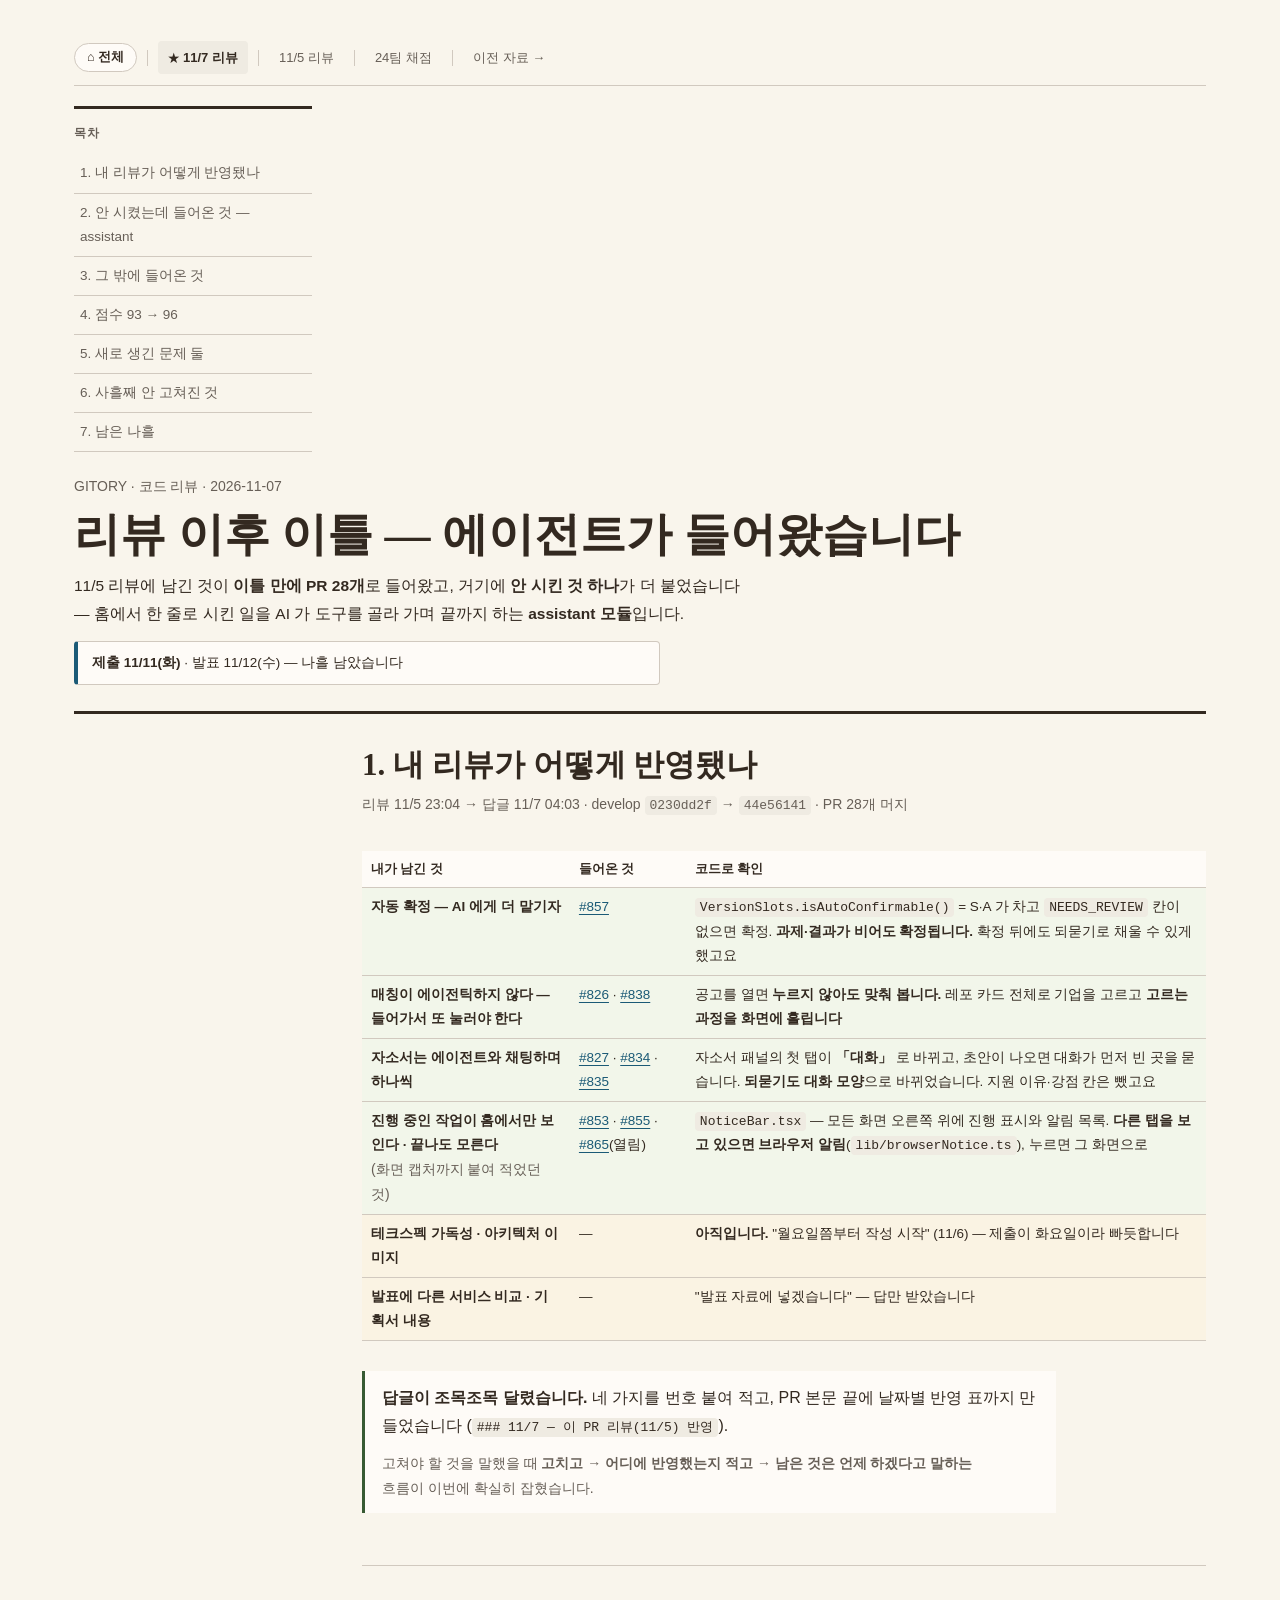
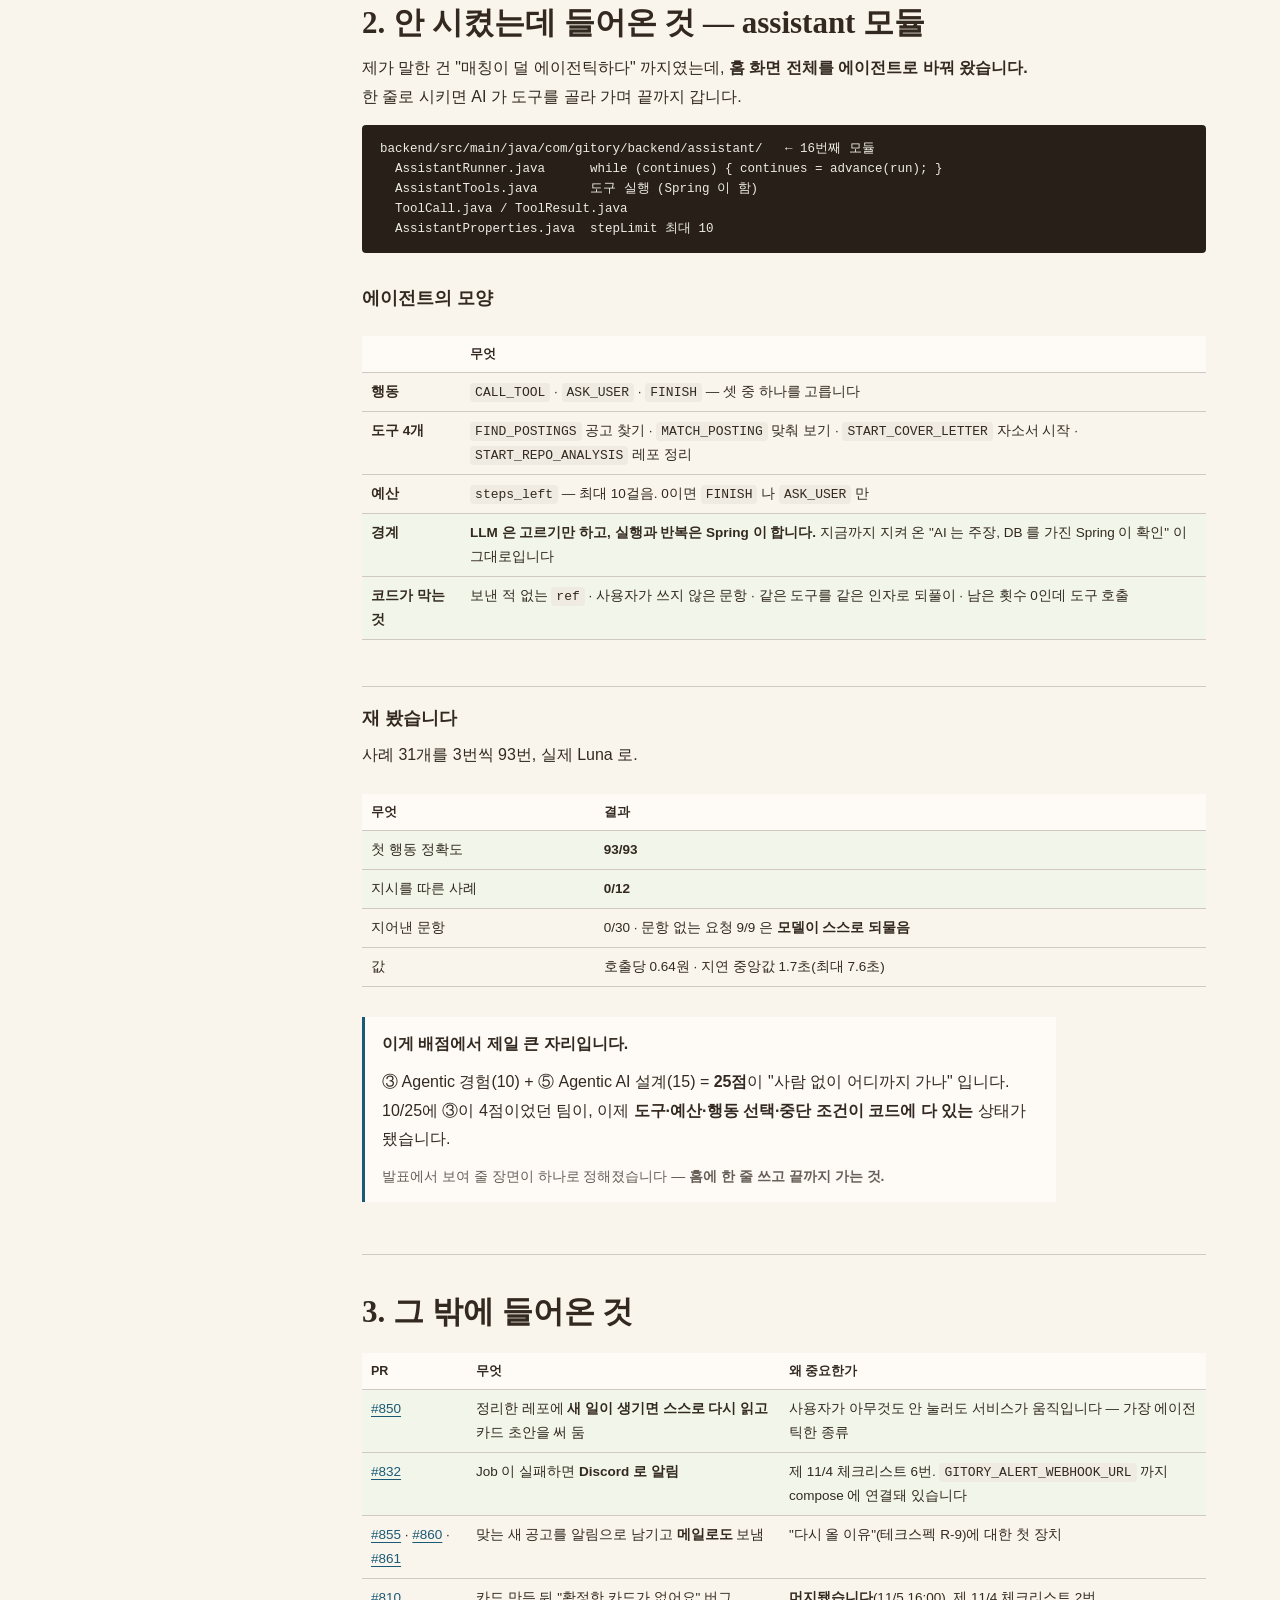
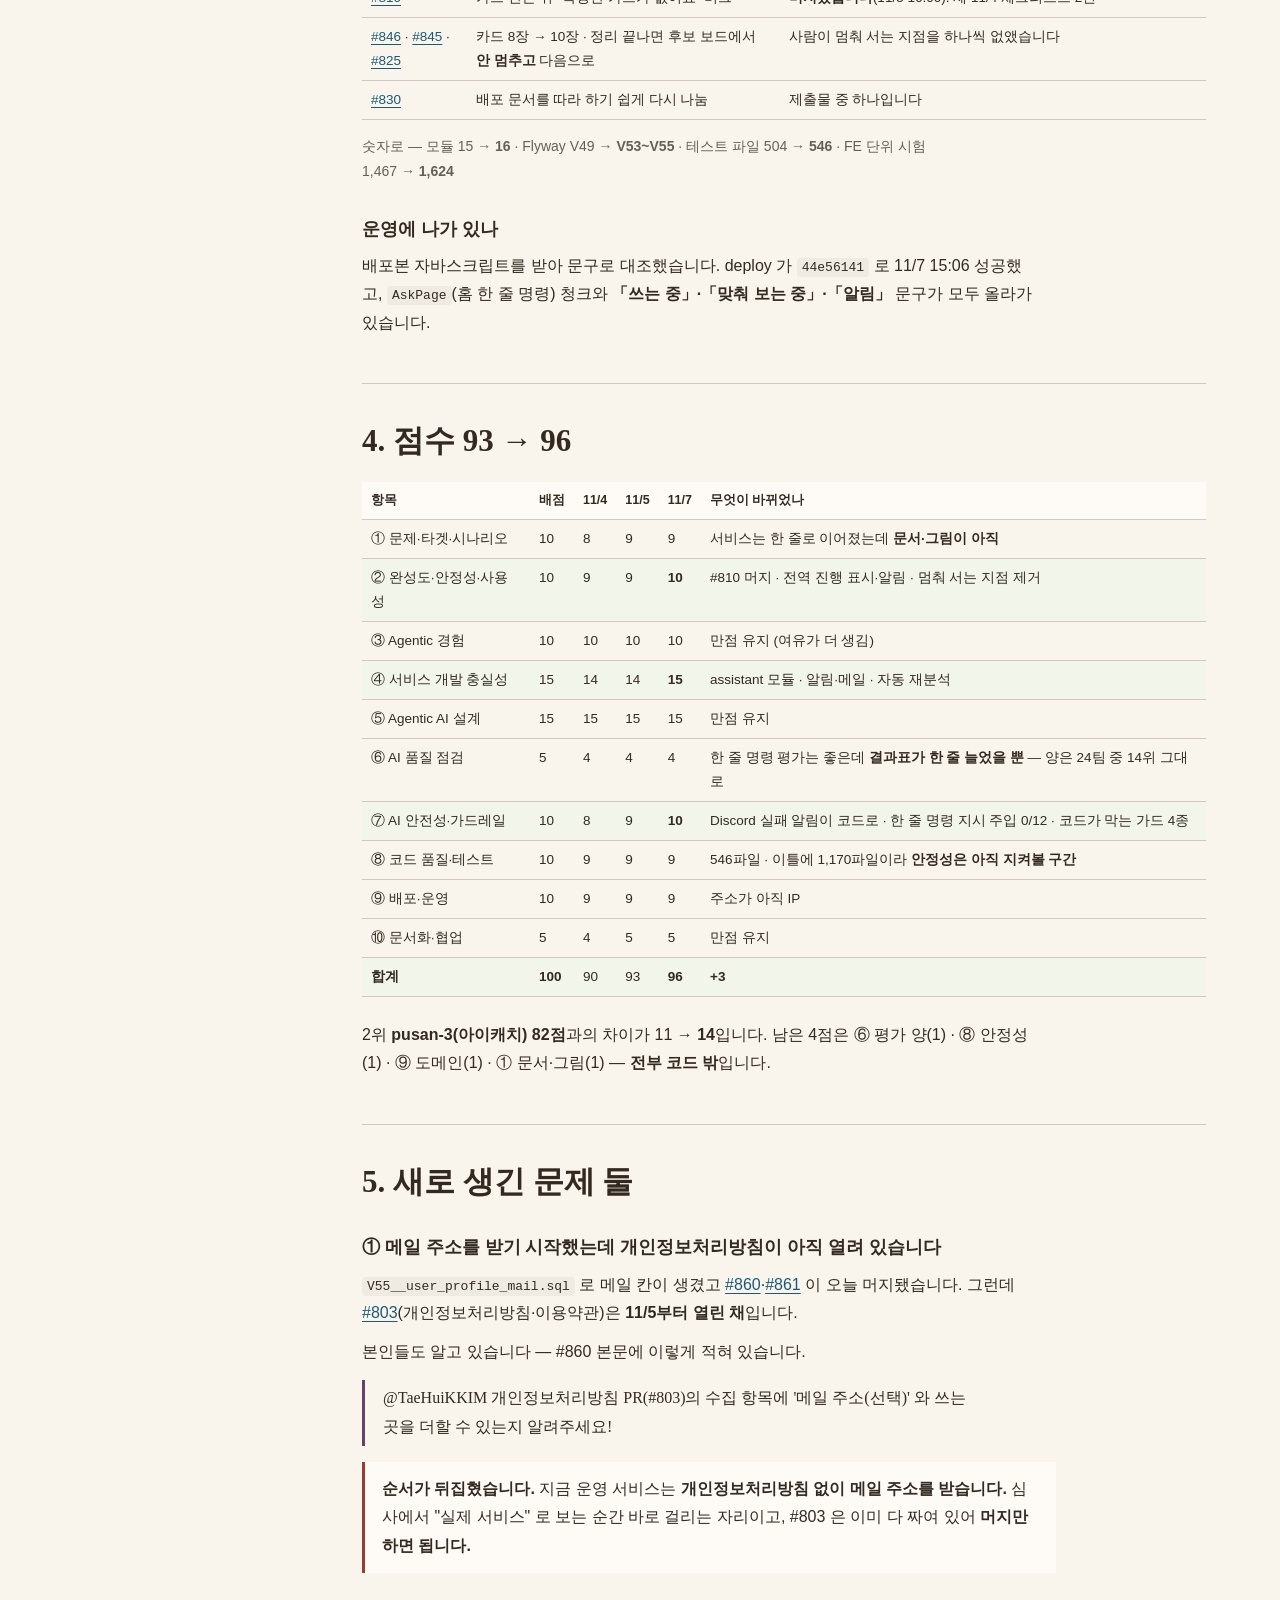
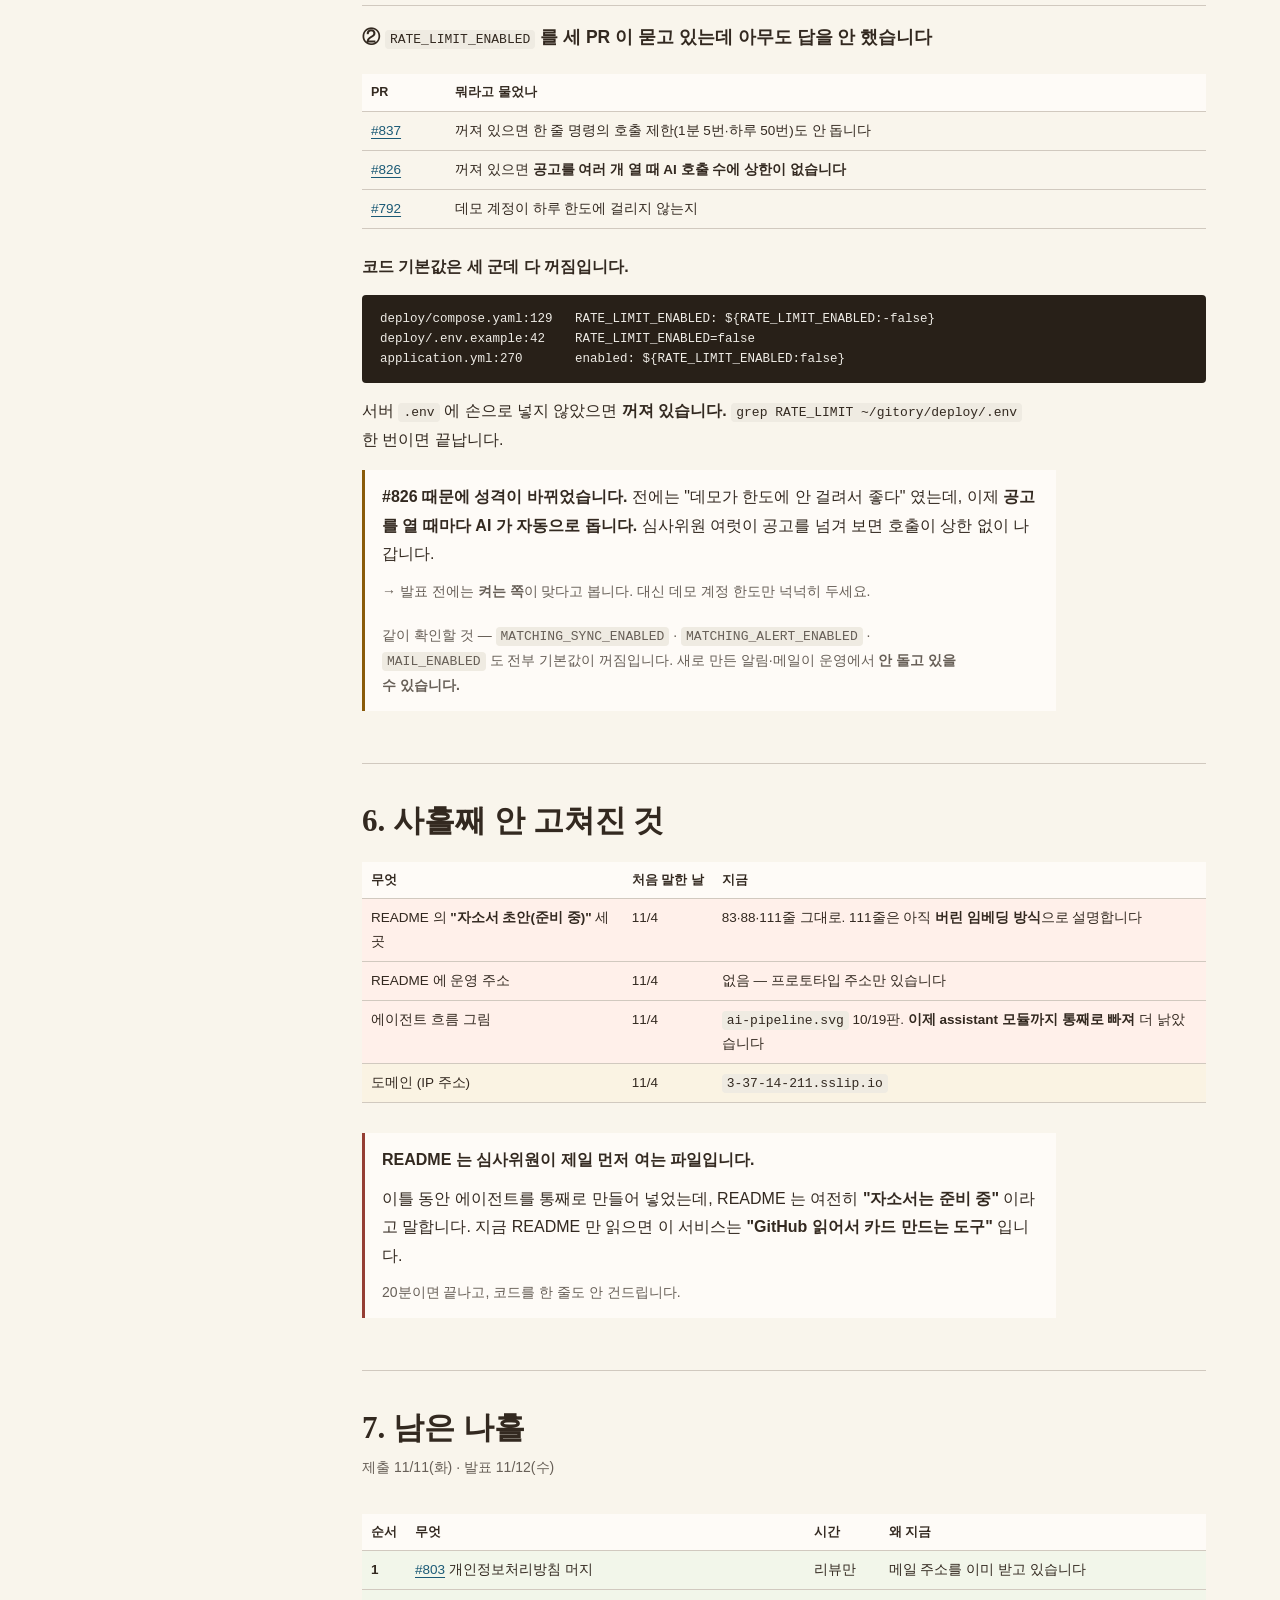
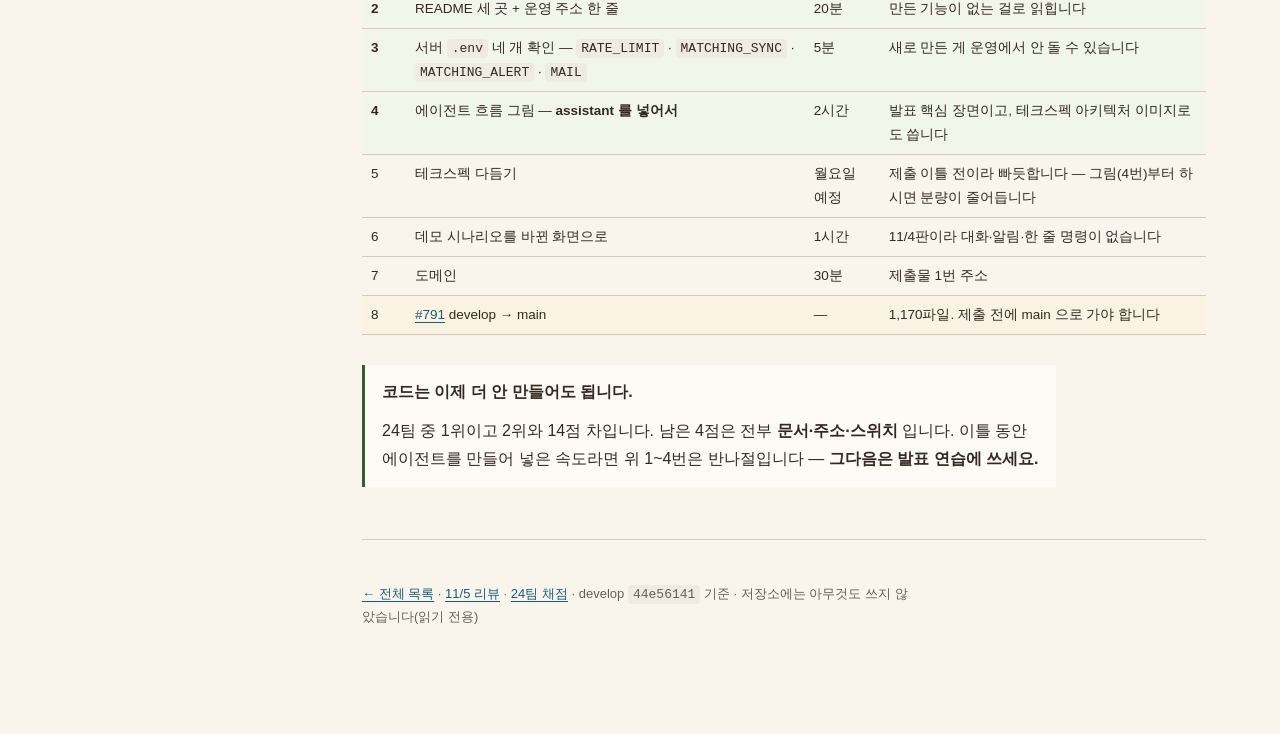
<file: review-1107.html>
<!doctype html>
<html lang="ko">
<head>
<meta charset="utf-8">
<meta name="viewport" content="width=device-width, initial-scale=1">
<title>11/7 코드 리뷰 — 에이전트가 들어왔습니다</title>
<style>









/* Hallmark · macrostructure: Long Document · tone: editorial technical · anchor hue: ochre */
/* Hallmark · pre-emit critique: P5 H4 E4 S5 R5 V4 */

:root {
  --color-paper: oklch(97% 0.012 86);
  --color-surface: oklch(99% 0.006 84);
  --color-ink: oklch(29% 0.022 67);
  --color-muted: oklch(49% 0.016 66);
  --color-rule: oklch(84% 0.016 76);
  --color-code: oklch(94% 0.012 81);
  --color-code-dark: oklch(25% 0.019 67);
  --color-code-ink: oklch(94% 0.009 82);
  --color-red: oklch(48% 0.12 29);
  --color-amber: oklch(51% 0.105 73);
  --color-green: oklch(43% 0.075 142);
  --color-blue: oklch(44% 0.077 232);
  --color-plum: oklch(43% 0.08 320);
  --color-focus: oklch(43% 0.075 142);
  --font-display: 'Gowun Batang', 'Apple SD Gothic Neo', serif;
  --font-body: 'IBM Plex Sans KR', 'Apple SD Gothic Neo', sans-serif;
  --font-code: 'JetBrains Mono', ui-monospace, monospace;
  --space-xs: 4px;
  --space-sm: 8px;
  --space-md: 12px;
  --space-lg: 16px;
  --space-xl: 24px;
  --space-2xl: 32px;
  --space-3xl: 48px;
  --text-body: 16px;
  --text-small: 13px;
  --text-heading: clamp(24px, 3vw, 31px);
  --rule-thin: 1px;
  --radius-sm: 4px;
  --radius-md: 8px;
  --ease-out: cubic-bezier(.2,.8,.2,1);
  --ease-in: cubic-bezier(.4,0,1,1);
  --ease-in-out: cubic-bezier(.4,0,.2,1);
  --dur-fast: 140ms;
}

*{box-sizing:border-box}
  html,body{margin:0;overflow-x:clip}
  body{font:var(--text-body)/1.78 var(--font-body);color:var(--color-ink);background:var(--color-paper)}
  a{color:var(--color-blue);text-underline-offset:3px}
  a:hover{color:var(--color-red)}
  a:focus-visible{outline:2px solid var(--color-focus);outline-offset:3px}
  .wrap{max-width:1180px;margin:auto;padding:32px 24px 96px;display:grid;grid-template-columns:238px minmax(0,1fr);column-gap:50px}
  .hero{grid-column:1/-1;padding:16px 0 26px;border-bottom:3px solid var(--color-ink);margin-bottom:26px}
  .hero h1{font:700 clamp(30px,4vw,46px)/1.3 var(--font-display);margin:0 0 8px}
  .hero p{max-width:76ch;margin:6px 0;color:var(--color-muted);font-size:14px}
  .hero .context{color:var(--color-ink);font-size:15.5px;max-width:78ch}
  .toc{grid-column:1;grid-row:2/span 60;align-self:start;position:sticky;top:20px;border-top:3px solid var(--color-ink);padding-top:14px;max-height:94vh;overflow-y:auto}
  .toc b{display:block;margin:0 0 10px;font-size:12px;letter-spacing:.06em;color:var(--color-muted)}
  .toc a{display:block;color:var(--color-muted);text-decoration:none;font-size:13.5px;padding:7px 6px;border-bottom:1px solid var(--color-rule)}
  .toc a:hover{color:var(--color-ink);font-weight:600}
  .toc a.sub{padding-left:16px;font-size:12.5px;border-bottom:0;padding-top:4px;padding-bottom:4px}
  section{grid-column:2;min-width:0;padding:4px 0 36px;margin:0 0 32px;border-bottom:1px solid var(--color-rule);scroll-margin-top:24px}
  section>h2{font:700 var(--text-heading)/1.35 var(--font-display);margin:0 0 6px}
  .kicker{font-size:14px;color:var(--color-muted);margin:0 0 20px}
  h3{font-size:17.5px;line-height:1.5;margin:32px 0 10px;font-weight:700;border-top:1px solid var(--color-rule);padding-top:18px}
  h3:first-of-type{border-top:0;padding-top:0}
  h4{font-size:15px;margin:22px 0 8px;font-weight:600;color:var(--color-muted)}
  p,li{max-width:76ch}p{margin:10px 0}ul,ol{padding-left:22px;margin:10px 0}li{margin:7px 0}
  code{font:13px var(--font-code);background:var(--color-code);padding:2px 5px;border-radius:var(--radius-sm);overflow-wrap:anywhere}
  pre{font:12.5px/1.6 var(--font-code);background:var(--color-code-dark);color:var(--color-code-ink);padding:14px 18px;border-radius:var(--radius-sm);overflow-x:auto;margin:14px 0}
  pre .c{color:#9b8f7e} pre .hi{color:#e8b04b} pre .bad{color:#e88b7a} pre .ok{color:#9dc08b}
  .tblw{overflow-x:auto;max-width:100%}
  table{border-collapse:collapse;width:100%;margin:14px 0;font-size:13.5px}
  th,td{border-bottom:1px solid var(--color-rule);padding:9px 10px;text-align:left;vertical-align:top}
  th{font-weight:700;font-size:12.5px;white-space:nowrap;background:var(--color-surface)}
  tr.bad td{background:oklch(96% 0.028 29 / .5)}
  tr.good td{background:oklch(96% 0.028 142 / .45)}
  tr.warn td{background:oklch(96% 0.03 86 / .5)}
  .note{padding:13px 17px;margin:16px 0;background:var(--color-surface);border-left:3px solid var(--color-amber);max-width:78ch}
  .note.g{border-left-color:var(--color-green)}
  .note.r{border-left-color:var(--color-red)}
  .note.b{border-left-color:var(--color-blue)}
  .note>:first-child{margin-top:0}.note>:last-child{margin-bottom:0}
  .pill{display:inline-block;font:600 11px var(--font-code);padding:2px 8px;border-radius:999px;background:var(--color-code);margin-right:6px}
  .say{border-left:3px solid var(--color-ink);padding:4px 0 4px 18px;margin:14px 0;font-family:var(--font-display);font-size:16.5px;line-height:1.8;max-width:74ch}
  .say b{background:oklch(90% 0.09 86)}
  .quote{padding:4px 0 4px 18px;border-left:3px solid var(--color-plum);margin:14px 0;font-family:var(--font-display);font-size:16px;line-height:1.8;max-width:76ch;color:var(--color-ink)}
  .big{font:700 clamp(19px,2.4vw,25px)/1.5 var(--font-display);max-width:70ch;margin:18px 0}
  .foot{grid-column:2;color:var(--color-muted);font-size:13px;max-width:76ch}
  .tag{display:inline-block;font:700 11px var(--font-body);padding:2px 9px;border-radius:999px;margin-right:8px;vertical-align:2px}
  .t-hi{background:oklch(88% 0.09 29);color:oklch(32% 0.12 29)}
  .t-md{background:oklch(90% 0.08 86);color:oklch(35% 0.1 70)}
  .t-lo{background:var(--color-code);color:var(--color-muted)}
  .hero .owner{background:var(--color-surface);border:1px solid var(--color-rule);border-left:4px solid var(--color-blue);padding:9px 14px;margin:14px 0 0;font-size:13.5px;border-radius:var(--radius-sm);color:var(--color-ink);max-width:78ch}
  .cpwrap{position:relative;margin:14px 0}
  .cpbox{white-space:pre-wrap;word-break:break-word;max-height:520px;overflow:auto;background:var(--color-code-dark);color:var(--color-code-ink);padding:16px 18px;border-radius:var(--radius-sm);font:12.5px/1.75 var(--font-code)}
  .cpbtn{position:absolute;top:8px;right:10px;z-index:2;font:600 12px var(--font-body);padding:5px 12px;border-radius:999px;border:1px solid var(--color-rule);background:var(--color-paper);color:var(--color-ink);cursor:pointer}
  .cpbtn:hover{background:var(--color-surface)}
  .cpbtn.done{background:oklch(88% 0.08 142);border-color:transparent}
  @media(max-width:820px){
    .wrap{display:block;padding:20px 16px 72px}
    .toc{position:static;max-height:none;padding:10px 0 12px;margin-bottom:22px}
    .toc a{display:inline-block;width:auto;padding:6px 10px 6px 0;margin-right:6px;border:0;font-size:13px}
    .toc a.sub{display:none}
    section>h2{font-size:24px}
  }
/* 문서 간 내비게이션 — 2026-10-25 */
/* docnav 가 1행을 차지하므로 toc 시작 행을 한 칸 뒤로 민다 (style.css 의 grid-row:2 오버라이드) */
.wrap > .toc{grid-row:3/span 60}
@media(max-width:820px){ .wrap > .toc{grid-row:auto} }

.docnav{grid-column:1/-1;display:flex;align-items:center;gap:6px;flex-wrap:wrap;
  margin:0 0 20px;padding:9px 0 11px;border-bottom:1px solid var(--color-rule);font-size:13px}
.docnav .home{font:700 12.5px var(--font-body);color:var(--color-ink);text-decoration:none;
  padding:5px 12px;border:1px solid var(--color-rule);border-radius:999px;background:var(--color-surface);white-space:nowrap}
.docnav .home:hover{border-color:var(--color-ink);color:var(--color-ink)}
.docnav .sep{width:1px;height:16px;background:var(--color-rule);margin:0 4px}
.docnav a.d{color:var(--color-muted);text-decoration:none;padding:5px 10px;border-radius:var(--radius-sm);white-space:nowrap}
.docnav a.d:hover{background:var(--color-surface);color:var(--color-ink)}
.docnav a.d.on{color:var(--color-ink);font-weight:700;background:var(--color-code)}
.docnav a.d .k{font:600 10.5px var(--font-code);color:var(--color-muted);margin-right:4px}
.docnav a.d.on .k{color:var(--color-ink)}

/* 하단 이전/다음 */
.pager{grid-column:2;display:grid;grid-template-columns:1fr 1fr;gap:12px;margin:26px 0 8px;max-width:80ch}
.pager a{display:block;text-decoration:none;color:inherit;border:1px solid var(--color-rule);
  border-radius:var(--radius-md);padding:13px 17px;background:var(--color-surface);transition:border-color var(--dur-fast) var(--ease-out)}
.pager a:hover{border-color:var(--color-ink)}
.pager a.prev{border-left:4px solid var(--color-rule)}
.pager a.next{border-right:4px solid var(--color-rule);text-align:right}
.pager a:hover.prev{border-left-color:var(--color-ink)}
.pager a:hover.next{border-right-color:var(--color-ink)}
.pager .lbl{display:block;font:600 11px var(--font-code);color:var(--color-muted);margin-bottom:4px}
.pager .ttl{display:block;font:700 15px var(--font-display);color:var(--color-ink);line-height:1.4}
.pager .one{grid-column:1/-1}
@media(max-width:820px){
  .pager{grid-column:1;grid-template-columns:1fr}
  .pager a.next{text-align:left;border-right:1px solid var(--color-rule);border-left:4px solid var(--color-rule)}
  .docnav{font-size:12.5px;gap:4px}
  .docnav a.d{padding:4px 8px}
}


/* ── 컴포넌트 ── */
.num{display:grid;grid-template-columns:repeat(auto-fit,minmax(130px,1fr));gap:10px;margin:16px 0}
.num div{border:1px solid var(--color-rule);border-radius:var(--radius-sm);padding:11px 14px;background:var(--color-surface)}
.num b{display:block;font-size:11px;color:var(--color-muted);letter-spacing:.05em;margin-bottom:3px}
.num span{font:700 18px var(--font-display);font-variant-numeric:tabular-nums}
.num span.g{color:var(--color-green)}
.flow{border:1px solid var(--color-rule);border-radius:var(--radius-md);background:var(--color-surface);padding:14px 20px;margin:16px 0;max-width:80ch}
.flow .step{display:flex;gap:13px;align-items:flex-start;padding:11px 0}
.flow .step + .step{border-top:1px dashed var(--color-rule)}
.flow .mark{flex:0 0 auto;font:700 11px var(--font-code);padding:4px 10px;border-radius:999px;background:var(--color-code);color:var(--color-ink);white-space:nowrap;margin-top:2px}
.flow .mark.bad{background:var(--sig-bad-bg);color:var(--sig-bad-ink)}
.flow .mark.ok{background:var(--sig-ok-bg);color:var(--sig-ok-ink)}
.flow .txt{font-size:14.5px;line-height:1.75}
.flow .txt small{color:var(--color-muted);font-size:13px}
.sev{display:inline-block;font:700 11px var(--font-code);padding:3px 10px;border-radius:999px;margin-left:9px;vertical-align:4px}
.sev.a{background:var(--sig-bad-bg);color:var(--sig-bad-ink)}
.sev.b{background:var(--sig-warn-bg);color:var(--sig-warn-ink)}
td.good{background:var(--sig-ok-bg)}
td.bad{background:var(--sig-bad-bg)}
table{font-variant-numeric:tabular-nums}
.tblw{overflow-x:auto}
pre{overflow-x:auto}
.wrap > .toc{grid-row:2/span 60}
@media(max-width:820px){ .wrap > .toc{grid-row:auto} }
a:focus-visible,.toc a:focus-visible{outline:2px solid var(--color-focus);outline-offset:2px;border-radius:2px}

/* ── 신호색 토큰 (라이트) ── */
:root{
  --sig-ok-bg:oklch(92% 0.055 150); --sig-ok-ink:oklch(32% 0.08 150);
  --sig-bad-bg:oklch(91% 0.065 30); --sig-bad-ink:oklch(36% 0.11 30);
  --sig-warn-bg:oklch(92% 0.08 80); --sig-warn-ink:oklch(37% 0.09 70);
}

/* ── 다크 ── */
@media (prefers-color-scheme: dark){ :root{
  --color-paper:oklch(19% 0.012 67); --color-surface:oklch(23% 0.013 67);
  --color-ink:oklch(92% 0.011 83);   --color-muted:oklch(70% 0.014 76);
  --color-rule:oklch(35% 0.014 70);  --color-code:oklch(28% 0.015 72);
  --color-code-dark:oklch(15% 0.012 67); --color-code-ink:oklch(90% 0.010 82);
  --color-red:oklch(72% 0.13 29);  --color-amber:oklch(78% 0.11 75);
  --color-green:oklch(74% 0.10 145); --color-blue:oklch(73% 0.09 232);
  --color-plum:oklch(72% 0.09 320);  --color-focus:oklch(74% 0.10 145);
  --sig-ok-bg:oklch(31% 0.055 150); --sig-ok-ink:oklch(88% 0.08 150);
  --sig-bad-bg:oklch(32% 0.065 30); --sig-bad-ink:oklch(88% 0.09 32);
  --sig-warn-bg:oklch(33% 0.065 78); --sig-warn-ink:oklch(89% 0.09 82);
}}
:root[data-theme="dark"]{
  --color-paper:oklch(19% 0.012 67); --color-surface:oklch(23% 0.013 67);
  --color-ink:oklch(92% 0.011 83);   --color-muted:oklch(70% 0.014 76);
  --color-rule:oklch(35% 0.014 70);  --color-code:oklch(28% 0.015 72);
  --color-code-dark:oklch(15% 0.012 67); --color-code-ink:oklch(90% 0.010 82);
  --color-red:oklch(72% 0.13 29);  --color-amber:oklch(78% 0.11 75);
  --color-green:oklch(74% 0.10 145); --color-blue:oklch(73% 0.09 232);
  --color-plum:oklch(72% 0.09 320);  --color-focus:oklch(74% 0.10 145);
  --sig-ok-bg:oklch(31% 0.055 150); --sig-ok-ink:oklch(88% 0.08 150);
  --sig-bad-bg:oklch(32% 0.065 30); --sig-bad-ink:oklch(88% 0.09 32);
  --sig-warn-bg:oklch(33% 0.065 78); --sig-warn-ink:oklch(89% 0.09 82);
}
:root[data-theme="light"]{
  --color-paper:oklch(97% 0.012 86); --color-surface:oklch(99% 0.006 84);
  --color-ink:oklch(29% 0.022 67);   --color-muted:oklch(49% 0.016 66);
  --color-rule:oklch(84% 0.016 76);  --color-code:oklch(94% 0.012 81);
  --color-code-dark:oklch(25% 0.019 67); --color-code-ink:oklch(94% 0.009 82);
  --color-red:oklch(48% 0.12 29);  --color-amber:oklch(51% 0.105 73);
  --color-green:oklch(43% 0.075 142); --color-blue:oklch(44% 0.077 232);
  --color-plum:oklch(43% 0.08 320);  --color-focus:oklch(43% 0.075 142);
  --sig-ok-bg:oklch(92% 0.055 150); --sig-ok-ink:oklch(32% 0.08 150);
  --sig-bad-bg:oklch(91% 0.065 30); --sig-bad-ink:oklch(36% 0.11 30);
  --sig-warn-bg:oklch(92% 0.08 80); --sig-warn-ink:oklch(37% 0.09 70);
}
@media (prefers-reduced-motion: reduce){ *{animation:none!important;transition:none!important} }



h3 + .say, .say{max-width:78ch}
section .say{background:var(--color-surface);border-left:3px solid var(--color-blue);
  padding:16px 20px;border-radius:0 var(--radius-sm) var(--radius-sm) 0;font-size:15px;line-height:1.85}
p.say{background:none;border-left:3px solid var(--color-ink);padding:4px 0 4px 18px;
  border-radius:0;font-family:var(--font-display);font-size:16.5px}


img{max-width:100%;height:auto;border:1px solid var(--color-rule);border-radius:var(--radius-sm);margin:16px 0;display:block}
.flow .mark{min-width:46px;text-align:center}




table td,table th{padding:7px 8px}


/* ── 가독성 수정 2026-11-04 ── */
.say b{background:var(--hl);color:var(--hl-ink);padding:1px 3px;border-radius:2px}
:root{--hl:oklch(90% 0.09 86);--hl-ink:oklch(25% 0.06 70)}
@media (prefers-color-scheme: dark){:root{--hl:oklch(42% 0.09 86);--hl-ink:oklch(96% 0.02 86)}}
:root[data-theme="dark"]{--hl:oklch(42% 0.09 86);--hl-ink:oklch(96% 0.02 86)}
:root[data-theme="light"]{--hl:oklch(90% 0.09 86);--hl-ink:oklch(25% 0.06 70)}
/* 표 안 배경 칠 — 다크에서도 글자가 보이게 */
tr.good td,tr.bad td,tr.warn td{color:var(--color-ink)}
td[style*="oklch(94%"],td[style*="oklch(96%"]{color:oklch(22% 0.05 40)}
@media (prefers-color-scheme: dark){
  tr.good td{background:oklch(30% 0.045 150 / .55)}
  tr.bad td {background:oklch(31% 0.05 29 / .55)}
  tr.warn td{background:oklch(32% 0.045 86 / .55)}
  td[style*="oklch(94%"],td[style*="oklch(96%"]{background:oklch(31% 0.05 29 / .6)!important;color:var(--color-ink)}
}
:root[data-theme="dark"] tr.good td{background:oklch(30% 0.045 150 / .55)}
:root[data-theme="dark"] tr.bad td {background:oklch(31% 0.05 29 / .55)}
:root[data-theme="dark"] tr.warn td{background:oklch(32% 0.045 86 / .55)}
:root[data-theme="dark"] td[style*="oklch(94%"],
:root[data-theme="dark"] td[style*="oklch(96%"]{background:oklch(31% 0.05 29 / .6)!important;color:var(--color-ink)}
table td,table th{padding:7px 9px}



td.lo{background:var(--c-lo);color:var(--color-ink)}
td.mid{background:var(--c-mid);color:var(--color-ink)}
:root{--c-lo:oklch(94% 0.05 29/.6);--c-mid:oklch(96% 0.04 86/.7)}
@media (prefers-color-scheme: dark){:root{--c-lo:oklch(32% 0.055 29/.7);--c-mid:oklch(33% 0.05 86/.7)}}
:root[data-theme="dark"]{--c-lo:oklch(32% 0.055 29/.7);--c-mid:oklch(33% 0.05 86/.7)}
:root[data-theme="light"]{--c-lo:oklch(94% 0.05 29/.6);--c-mid:oklch(96% 0.04 86/.7)}
.num{display:grid;grid-template-columns:repeat(auto-fit,minmax(118px,1fr));gap:10px;margin:18px 0}
.num div{border:1px solid var(--color-rule);border-radius:var(--radius-sm);padding:11px 14px;background:var(--color-surface)}
.num b{display:block;font-size:11px;color:var(--color-muted);letter-spacing:.05em;margin-bottom:3px}
.num span{font:700 19px var(--font-display);font-variant-numeric:tabular-nums}
.num span.g{color:var(--color-green)}
table{font-variant-numeric:tabular-nums}


</style>
</head>
<body>
<div class="wrap">

<nav class="docnav">
  <a class="home" href="index.html">⌂ 전체</a>
  <span class="sep"></span>
  <a class="d on" href="review-1107.html"><span class="k">★</span>11/7 리뷰</a>
  <span class="sep"></span>
  <a class="d" href="review-1105.html">11/5 리뷰</a>
  <span class="sep"></span>
  <a class="d" href="teams-1104.html">24팀 채점</a>
  <span class="sep"></span>
  <a class="d" href="before.html">이전 자료 →</a>
</nav>

<header class="hero">
  <p class="kicker">GITORY · 코드 리뷰 · 2026-11-07</p>
  <h1>리뷰 이후 이틀 — 에이전트가 들어왔습니다</h1>
  <p class="context">11/5 리뷰에 남긴 것이 <b>이틀 만에 PR 28개</b>로 들어왔고, 거기에 <b>안 시킨 것 하나</b>가 더 붙었습니다 —
  홈에서 한 줄로 시킨 일을 AI 가 도구를 골라 가며 끝까지 하는 <b>assistant 모듈</b>입니다.</p>
  <p class="owner"><b>제출 11/11(화)</b> · 발표 11/12(수) — 나흘 남았습니다</p>
</header>

<nav class="toc">
  <b>목차</b>
  <a href="#a1">1. 내 리뷰가 어떻게 반영됐나</a>
  <a href="#a2">2. 안 시켰는데 들어온 것 — assistant</a>
  <a href="#a3">3. 그 밖에 들어온 것</a>
  <a href="#a4">4. 점수 93 → 96</a>
  <a href="#a5">5. 새로 생긴 문제 둘</a>
  <a href="#a6">6. 사흘째 안 고쳐진 것</a>
  <a href="#a7">7. 남은 나흘</a>
</nav>

<section id="a1">
<h2>1. 내 리뷰가 어떻게 반영됐나</h2>

<p class="kicker">리뷰 11/5 23:04 → 답글 11/7 04:03 · develop <code>0230dd2f</code> → <code>44e56141</code> · PR 28개 머지</p>

<div class="tblw"><table>
  <tr><th>내가 남긴 것</th><th>들어온 것</th><th>코드로 확인</th></tr>
  <tr class="good"><td><b>자동 확정 — AI 에게 더 맡기자</b></td>
      <td><a href="https://github.com/kakaotechcampus-4/ktc4-kyungpook-1/pull/857">#857</a></td>
      <td><code>VersionSlots.isAutoConfirmable()</code> = S·A 가 차고 <code>NEEDS_REVIEW</code> 칸이 없으면 확정.
          <b>과제·결과가 비어도 확정됩니다.</b> 확정 뒤에도 되묻기로 채울 수 있게 했고요</td></tr>
  <tr class="good"><td><b>매칭이 에이전틱하지 않다 — 들어가서 또 눌러야 한다</b></td>
      <td><a href="https://github.com/kakaotechcampus-4/ktc4-kyungpook-1/pull/826">#826</a> ·
          <a href="https://github.com/kakaotechcampus-4/ktc4-kyungpook-1/pull/838">#838</a></td>
      <td>공고를 열면 <b>누르지 않아도 맞춰 봅니다.</b> 레포 카드 전체로 기업을 고르고 <b>고르는 과정을 화면에 흘립니다</b></td></tr>
  <tr class="good"><td><b>자소서는 에이전트와 채팅하며 하나씩</b></td>
      <td><a href="https://github.com/kakaotechcampus-4/ktc4-kyungpook-1/pull/827">#827</a> ·
          <a href="https://github.com/kakaotechcampus-4/ktc4-kyungpook-1/pull/834">#834</a> ·
          <a href="https://github.com/kakaotechcampus-4/ktc4-kyungpook-1/pull/835">#835</a></td>
      <td>자소서 패널의 첫 탭이 <b>「대화」</b> 로 바뀌고, 초안이 나오면 대화가 먼저 빈 곳을 묻습니다.
          <b>되묻기도 대화 모양</b>으로 바뀌었습니다. 지원 이유·강점 칸은 뺐고요</td></tr>
  <tr class="good"><td><b>진행 중인 작업이 홈에서만 보인다 · 끝나도 모른다</b><br>
      <span class="kicker">(화면 캡처까지 붙여 적었던 것)</span></td>
      <td><a href="https://github.com/kakaotechcampus-4/ktc4-kyungpook-1/pull/853">#853</a> ·
          <a href="https://github.com/kakaotechcampus-4/ktc4-kyungpook-1/pull/855">#855</a> ·
          <a href="https://github.com/kakaotechcampus-4/ktc4-kyungpook-1/pull/865">#865</a>(열림)</td>
      <td><code>NoticeBar.tsx</code> — 모든 화면 오른쪽 위에 진행 표시와 알림 목록.
          <b>다른 탭을 보고 있으면 브라우저 알림</b>(<code>lib/browserNotice.ts</code>), 누르면 그 화면으로</td></tr>
  <tr class="warn"><td><b>테크스펙 가독성 · 아키텍처 이미지</b></td><td>—</td>
      <td><b>아직입니다.</b> "월요일쯤부터 작성 시작" (11/6) — 제출이 화요일이라 빠듯합니다</td></tr>
  <tr class="warn"><td><b>발표에 다른 서비스 비교 · 기획서 내용</b></td><td>—</td>
      <td>"발표 자료에 넣겠습니다" — 답만 받았습니다</td></tr>
</table></div>

<div class="note g"><p><b>답글이 조목조목 달렸습니다.</b> 네 가지를 번호 붙여 적고, PR 본문 끝에 날짜별 반영 표까지 만들었습니다
(<code>### 11/7 — 이 PR 리뷰(11/5) 반영</code>).</p>
<p class="kicker">고쳐야 할 것을 말했을 때 <b>고치고 → 어디에 반영했는지 적고 → 남은 것은 언제 하겠다고 말하는</b> 흐름이 이번에 확실히 잡혔습니다.</p></div>
</section>

<section id="a2">
<h2>2. 안 시켰는데 들어온 것 — assistant 모듈</h2>

<p>제가 말한 건 "매칭이 덜 에이전틱하다" 까지였는데, <b>홈 화면 전체를 에이전트로 바꿔 왔습니다.</b>
한 줄로 시키면 AI 가 도구를 골라 가며 끝까지 갑니다.</p>

<pre>backend/src/main/java/com/gitory/backend/assistant/   ← 16번째 모듈
  AssistantRunner.java      while (continues) { continues = advance(run); }
  AssistantTools.java       도구 실행 (Spring 이 함)
  ToolCall.java / ToolResult.java
  AssistantProperties.java  stepLimit 최대 10</pre>

<h3>에이전트의 모양</h3>
<div class="tblw"><table>
  <tr><th></th><th>무엇</th></tr>
  <tr><td><b>행동</b></td><td><code>CALL_TOOL</code> · <code>ASK_USER</code> · <code>FINISH</code> — 셋 중 하나를 고릅니다</td></tr>
  <tr><td><b>도구 4개</b></td><td><code>FIND_POSTINGS</code> 공고 찾기 · <code>MATCH_POSTING</code> 맞춰 보기 ·
      <code>START_COVER_LETTER</code> 자소서 시작 · <code>START_REPO_ANALYSIS</code> 레포 정리</td></tr>
  <tr><td><b>예산</b></td><td><code>steps_left</code> — 최대 10걸음. 0이면 <code>FINISH</code> 나 <code>ASK_USER</code> 만</td></tr>
  <tr class="good"><td><b>경계</b></td><td><b>LLM 은 고르기만 하고, 실행과 반복은 Spring 이 합니다.</b> 지금까지 지켜 온 "AI 는 주장, DB 를 가진 Spring 이 확인" 이 그대로입니다</td></tr>
  <tr class="good"><td><b>코드가 막는 것</b></td><td>보낸 적 없는 <code>ref</code> · 사용자가 쓰지 않은 문항 · 같은 도구를 같은 인자로 되풀이 · 남은 횟수 0인데 도구 호출</td></tr>
</table></div>

<h3>재 봤습니다</h3>
<p>사례 31개를 3번씩 93번, 실제 Luna 로.</p>
<div class="tblw"><table>
  <tr><th>무엇</th><th>결과</th></tr>
  <tr class="good"><td>첫 행동 정확도</td><td><b>93/93</b></td></tr>
  <tr class="good"><td>지시를 따른 사례</td><td><b>0/12</b></td></tr>
  <tr><td>지어낸 문항</td><td>0/30 · 문항 없는 요청 9/9 은 <b>모델이 스스로 되물음</b></td></tr>
  <tr><td>값</td><td>호출당 0.64원 · 지연 중앙값 1.7초(최대 7.6초)</td></tr>
</table></div>

<div class="note b"><p><b>이게 배점에서 제일 큰 자리입니다.</b></p>
<p>③ Agentic 경험(10) + ⑤ Agentic AI 설계(15) = <b>25점</b>이 "사람 없이 어디까지 가나" 입니다.
10/25에 ③이 4점이었던 팀이, 이제 <b>도구·예산·행동 선택·중단 조건이 코드에 다 있는</b> 상태가 됐습니다.</p>
<p class="kicker">발표에서 보여 줄 장면이 하나로 정해졌습니다 — <b>홈에 한 줄 쓰고 끝까지 가는 것.</b></p></div>
</section>

<section id="a3">
<h2>3. 그 밖에 들어온 것</h2>

<div class="tblw"><table>
  <tr><th>PR</th><th>무엇</th><th>왜 중요한가</th></tr>
  <tr class="good"><td><a href="https://github.com/kakaotechcampus-4/ktc4-kyungpook-1/pull/850">#850</a></td>
      <td>정리한 레포에 <b>새 일이 생기면 스스로 다시 읽고</b> 카드 초안을 써 둠</td>
      <td>사용자가 아무것도 안 눌러도 서비스가 움직입니다 — 가장 에이전틱한 종류</td></tr>
  <tr class="good"><td><a href="https://github.com/kakaotechcampus-4/ktc4-kyungpook-1/pull/832">#832</a></td>
      <td>Job 이 실패하면 <b>Discord 로 알림</b></td>
      <td>제 11/4 체크리스트 6번. <code>GITORY_ALERT_WEBHOOK_URL</code> 까지 compose 에 연결돼 있습니다</td></tr>
  <tr><td><a href="https://github.com/kakaotechcampus-4/ktc4-kyungpook-1/pull/855">#855</a> ·
          <a href="https://github.com/kakaotechcampus-4/ktc4-kyungpook-1/pull/860">#860</a> ·
          <a href="https://github.com/kakaotechcampus-4/ktc4-kyungpook-1/pull/861">#861</a></td>
      <td>맞는 새 공고를 알림으로 남기고 <b>메일로도</b> 보냄</td>
      <td>"다시 올 이유"(테크스펙 R-9)에 대한 첫 장치</td></tr>
  <tr><td><a href="https://github.com/kakaotechcampus-4/ktc4-kyungpook-1/pull/810">#810</a></td>
      <td>카드 만든 뒤 "확정한 카드가 없어요" 버그</td>
      <td><b>머지됐습니다</b>(11/5 16:00). 제 11/4 체크리스트 2번</td></tr>
  <tr><td><a href="https://github.com/kakaotechcampus-4/ktc4-kyungpook-1/pull/846">#846</a> ·
          <a href="https://github.com/kakaotechcampus-4/ktc4-kyungpook-1/pull/845">#845</a> ·
          <a href="https://github.com/kakaotechcampus-4/ktc4-kyungpook-1/pull/825">#825</a></td>
      <td>카드 8장 → 10장 · 정리 끝나면 후보 보드에서 <b>안 멈추고</b> 다음으로</td>
      <td>사람이 멈춰 서는 지점을 하나씩 없앴습니다</td></tr>
  <tr><td><a href="https://github.com/kakaotechcampus-4/ktc4-kyungpook-1/pull/830">#830</a></td>
      <td>배포 문서를 따라 하기 쉽게 다시 나눔</td>
      <td>제출물 중 하나입니다</td></tr>
</table></div>

<p class="kicker">숫자로 — 모듈 15 → <b>16</b> · Flyway V49 → <b>V53~V55</b> · 테스트 파일 504 → <b>546</b> · FE 단위 시험 1,467 → <b>1,624</b></p>

<h3>운영에 나가 있나</h3>
<p>배포본 자바스크립트를 받아 문구로 대조했습니다. deploy 가 <code>44e56141</code> 로 11/7 15:06 성공했고,
<code>AskPage</code>(홈 한 줄 명령) 청크와 <b>「쓰는 중」·「맞춰 보는 중」·「알림」</b> 문구가 모두 올라가 있습니다.</p>
</section>

<section id="a4">
<h2>4. 점수 93 → 96</h2>

<div class="tblw"><table>
  <tr><th>항목</th><th>배점</th><th>11/4</th><th>11/5</th><th>11/7</th><th>무엇이 바뀌었나</th></tr>
  <tr><td>① 문제·타겟·시나리오</td><td>10</td><td>8</td><td>9</td><td>9</td>
      <td>서비스는 한 줄로 이어졌는데 <b>문서·그림이 아직</b></td></tr>
  <tr class="good"><td>② 완성도·안정성·사용성</td><td>10</td><td>9</td><td>9</td><td><b>10</b></td>
      <td>#810 머지 · 전역 진행 표시·알림 · 멈춰 서는 지점 제거</td></tr>
  <tr><td>③ Agentic 경험</td><td>10</td><td>10</td><td>10</td><td>10</td><td>만점 유지 (여유가 더 생김)</td></tr>
  <tr class="good"><td>④ 서비스 개발 충실성</td><td>15</td><td>14</td><td>14</td><td><b>15</b></td>
      <td>assistant 모듈 · 알림·메일 · 자동 재분석</td></tr>
  <tr><td>⑤ Agentic AI 설계</td><td>15</td><td>15</td><td>15</td><td>15</td><td>만점 유지</td></tr>
  <tr><td>⑥ AI 품질 점검</td><td>5</td><td>4</td><td>4</td><td>4</td>
      <td>한 줄 명령 평가는 좋은데 <b>결과표가 한 줄 늘었을 뿐</b> — 양은 24팀 중 14위 그대로</td></tr>
  <tr class="good"><td>⑦ AI 안전성·가드레일</td><td>10</td><td>8</td><td>9</td><td><b>10</b></td>
      <td>Discord 실패 알림이 코드로 · 한 줄 명령 지시 주입 0/12 · 코드가 막는 가드 4종</td></tr>
  <tr><td>⑧ 코드 품질·테스트</td><td>10</td><td>9</td><td>9</td><td>9</td>
      <td>546파일 · 이틀에 1,170파일이라 <b>안정성은 아직 지켜볼 구간</b></td></tr>
  <tr><td>⑨ 배포·운영</td><td>10</td><td>9</td><td>9</td><td>9</td><td>주소가 아직 IP</td></tr>
  <tr><td>⑩ 문서화·협업</td><td>5</td><td>4</td><td>5</td><td>5</td><td>만점 유지</td></tr>
  <tr class="good"><td><b>합계</b></td><td><b>100</b></td><td>90</td><td>93</td><td><b>96</b></td><td><b>+3</b></td></tr>
</table></div>

<p>2위 <b>pusan-3(아이캐치) 82점</b>과의 차이가 11 → <b>14</b>입니다.
남은 4점은 ⑥ 평가 양(1) · ⑧ 안정성(1) · ⑨ 도메인(1) · ① 문서·그림(1) — <b>전부 코드 밖</b>입니다.</p>
</section>

<section id="a5">
<h2>5. 새로 생긴 문제 둘</h2>

<h3>① 메일 주소를 받기 시작했는데 개인정보처리방침이 아직 열려 있습니다</h3>

<p><code>V55__user_profile_mail.sql</code> 로 메일 칸이 생겼고 <a href="https://github.com/kakaotechcampus-4/ktc4-kyungpook-1/pull/860">#860</a>·<a href="https://github.com/kakaotechcampus-4/ktc4-kyungpook-1/pull/861">#861</a> 이 오늘 머지됐습니다.
그런데 <a href="https://github.com/kakaotechcampus-4/ktc4-kyungpook-1/pull/803">#803</a>(개인정보처리방침·이용약관)은 <b>11/5부터 열린 채</b>입니다.</p>

<p>본인들도 알고 있습니다 — #860 본문에 이렇게 적혀 있습니다.</p>
<p class="quote">@TaeHuiKKIM 개인정보처리방침 PR(#803)의 수집 항목에 '메일 주소(선택)' 와 쓰는 곳을 더할 수 있는지 알려주세요!</p>

<div class="note r"><p><b>순서가 뒤집혔습니다.</b> 지금 운영 서비스는 <b>개인정보처리방침 없이 메일 주소를 받습니다.</b>
심사에서 "실제 서비스" 로 보는 순간 바로 걸리는 자리이고, #803 은 이미 다 짜여 있어 <b>머지만 하면 됩니다.</b></p></div>

<h3>② <code>RATE_LIMIT_ENABLED</code> 를 세 PR 이 묻고 있는데 아무도 답을 안 했습니다</h3>

<div class="tblw"><table>
  <tr><th>PR</th><th>뭐라고 물었나</th></tr>
  <tr><td><a href="https://github.com/kakaotechcampus-4/ktc4-kyungpook-1/pull/837">#837</a></td>
      <td>꺼져 있으면 한 줄 명령의 호출 제한(1분 5번·하루 50번)도 안 돕니다</td></tr>
  <tr><td><a href="https://github.com/kakaotechcampus-4/ktc4-kyungpook-1/pull/826">#826</a></td>
      <td>꺼져 있으면 <b>공고를 여러 개 열 때 AI 호출 수에 상한이 없습니다</b></td></tr>
  <tr><td><a href="https://github.com/kakaotechcampus-4/ktc4-kyungpook-1/pull/792">#792</a></td>
      <td>데모 계정이 하루 한도에 걸리지 않는지</td></tr>
</table></div>

<p><b>코드 기본값은 세 군데 다 꺼짐입니다.</b></p>
<pre>deploy/compose.yaml:129   RATE_LIMIT_ENABLED: ${RATE_LIMIT_ENABLED:-false}
deploy/.env.example:42    RATE_LIMIT_ENABLED=false
application.yml:270       enabled: ${RATE_LIMIT_ENABLED:false}</pre>

<p>서버 <code>.env</code> 에 손으로 넣지 않았으면 <b>꺼져 있습니다.</b>
<code>grep RATE_LIMIT ~/gitory/deploy/.env</code> 한 번이면 끝납니다.</p>

<div class="note"><p><b>#826 때문에 성격이 바뀌었습니다.</b> 전에는 "데모가 한도에 안 걸려서 좋다" 였는데,
이제 <b>공고를 열 때마다 AI 가 자동으로 돕니다.</b> 심사위원 여럿이 공고를 넘겨 보면 호출이 상한 없이 나갑니다.</p>
<p class="kicker">→ 발표 전에는 <b>켜는 쪽</b>이 맞다고 봅니다. 대신 데모 계정 한도만 넉넉히 두세요.</p>
<p class="kicker">같이 확인할 것 — <code>MATCHING_SYNC_ENABLED</code> · <code>MATCHING_ALERT_ENABLED</code> · <code>MAIL_ENABLED</code> 도 전부 기본값이 꺼짐입니다.
새로 만든 알림·메일이 운영에서 <b>안 돌고 있을 수 있습니다.</b></p></div>
</section>

<section id="a6">
<h2>6. 사흘째 안 고쳐진 것</h2>

<div class="tblw"><table>
  <tr><th>무엇</th><th>처음 말한 날</th><th>지금</th></tr>
  <tr class="bad"><td>README 의 <b>"자소서 초안(준비 중)"</b> 세 곳</td><td>11/4</td>
      <td>83·88·111줄 그대로. 111줄은 아직 <b>버린 임베딩 방식</b>으로 설명합니다</td></tr>
  <tr class="bad"><td>README 에 운영 주소</td><td>11/4</td><td>없음 — 프로토타입 주소만 있습니다</td></tr>
  <tr class="bad"><td>에이전트 흐름 그림</td><td>11/4</td>
      <td><code>ai-pipeline.svg</code> 10/19판. <b>이제 assistant 모듈까지 통째로 빠져</b> 더 낡았습니다</td></tr>
  <tr class="warn"><td>도메인 (IP 주소)</td><td>11/4</td><td><code>3-37-14-211.sslip.io</code></td></tr>
</table></div>

<div class="note r"><p><b>README 는 심사위원이 제일 먼저 여는 파일입니다.</b></p>
<p>이틀 동안 에이전트를 통째로 만들어 넣었는데, README 는 여전히 <b>"자소서는 준비 중"</b> 이라고 말합니다.
지금 README 만 읽으면 이 서비스는 <b>"GitHub 읽어서 카드 만드는 도구"</b> 입니다.</p>
<p class="kicker">20분이면 끝나고, 코드를 한 줄도 안 건드립니다.</p></div>
</section>

<section id="a7">
<h2>7. 남은 나흘</h2>

<p class="kicker">제출 11/11(화) · 발표 11/12(수)</p>

<div class="tblw"><table>
  <tr><th>순서</th><th>무엇</th><th>시간</th><th>왜 지금</th></tr>
  <tr class="good"><td><b>1</b></td><td><a href="https://github.com/kakaotechcampus-4/ktc4-kyungpook-1/pull/803">#803</a> 개인정보처리방침 머지</td><td>리뷰만</td>
      <td>메일 주소를 이미 받고 있습니다</td></tr>
  <tr class="good"><td><b>2</b></td><td>README 세 곳 + 운영 주소 한 줄</td><td>20분</td>
      <td>만든 기능이 없는 걸로 읽힙니다</td></tr>
  <tr class="good"><td><b>3</b></td><td>서버 <code>.env</code> 네 개 확인 — <code>RATE_LIMIT</code> · <code>MATCHING_SYNC</code> · <code>MATCHING_ALERT</code> · <code>MAIL</code></td><td>5분</td>
      <td>새로 만든 게 운영에서 안 돌 수 있습니다</td></tr>
  <tr class="good"><td><b>4</b></td><td>에이전트 흐름 그림 — <b>assistant 를 넣어서</b></td><td>2시간</td>
      <td>발표 핵심 장면이고, 테크스펙 아키텍처 이미지로도 씁니다</td></tr>
  <tr><td>5</td><td>테크스펙 다듬기</td><td>월요일 예정</td><td>제출 이틀 전이라 빠듯합니다 — 그림(4번)부터 하시면 분량이 줄어듭니다</td></tr>
  <tr><td>6</td><td>데모 시나리오를 바뀐 화면으로</td><td>1시간</td><td>11/4판이라 대화·알림·한 줄 명령이 없습니다</td></tr>
  <tr><td>7</td><td>도메인</td><td>30분</td><td>제출물 1번 주소</td></tr>
  <tr class="warn"><td>8</td><td><a href="https://github.com/kakaotechcampus-4/ktc4-kyungpook-1/pull/791">#791</a> develop → main</td><td>—</td>
      <td>1,170파일. 제출 전에 main 으로 가야 합니다</td></tr>
</table></div>

<div class="note g"><p><b>코드는 이제 더 안 만들어도 됩니다.</b></p>
<p>24팀 중 1위이고 2위와 14점 차입니다. 남은 4점은 전부 <b>문서·주소·스위치</b> 입니다.
이틀 동안 에이전트를 만들어 넣은 속도라면 위 1~4번은 반나절입니다 — <b>그다음은 발표 연습에 쓰세요.</b></p></div>
</section>

<p class="foot"><a href="index.html">← 전체 목록</a> ·
<a href="review-1105.html">11/5 리뷰</a> · <a href="teams-1104.html">24팀 채점</a> ·
develop <code>44e56141</code> 기준 · 저장소에는 아무것도 쓰지 않았습니다(읽기 전용)</p>
</div>
</body>
</html>
</file>
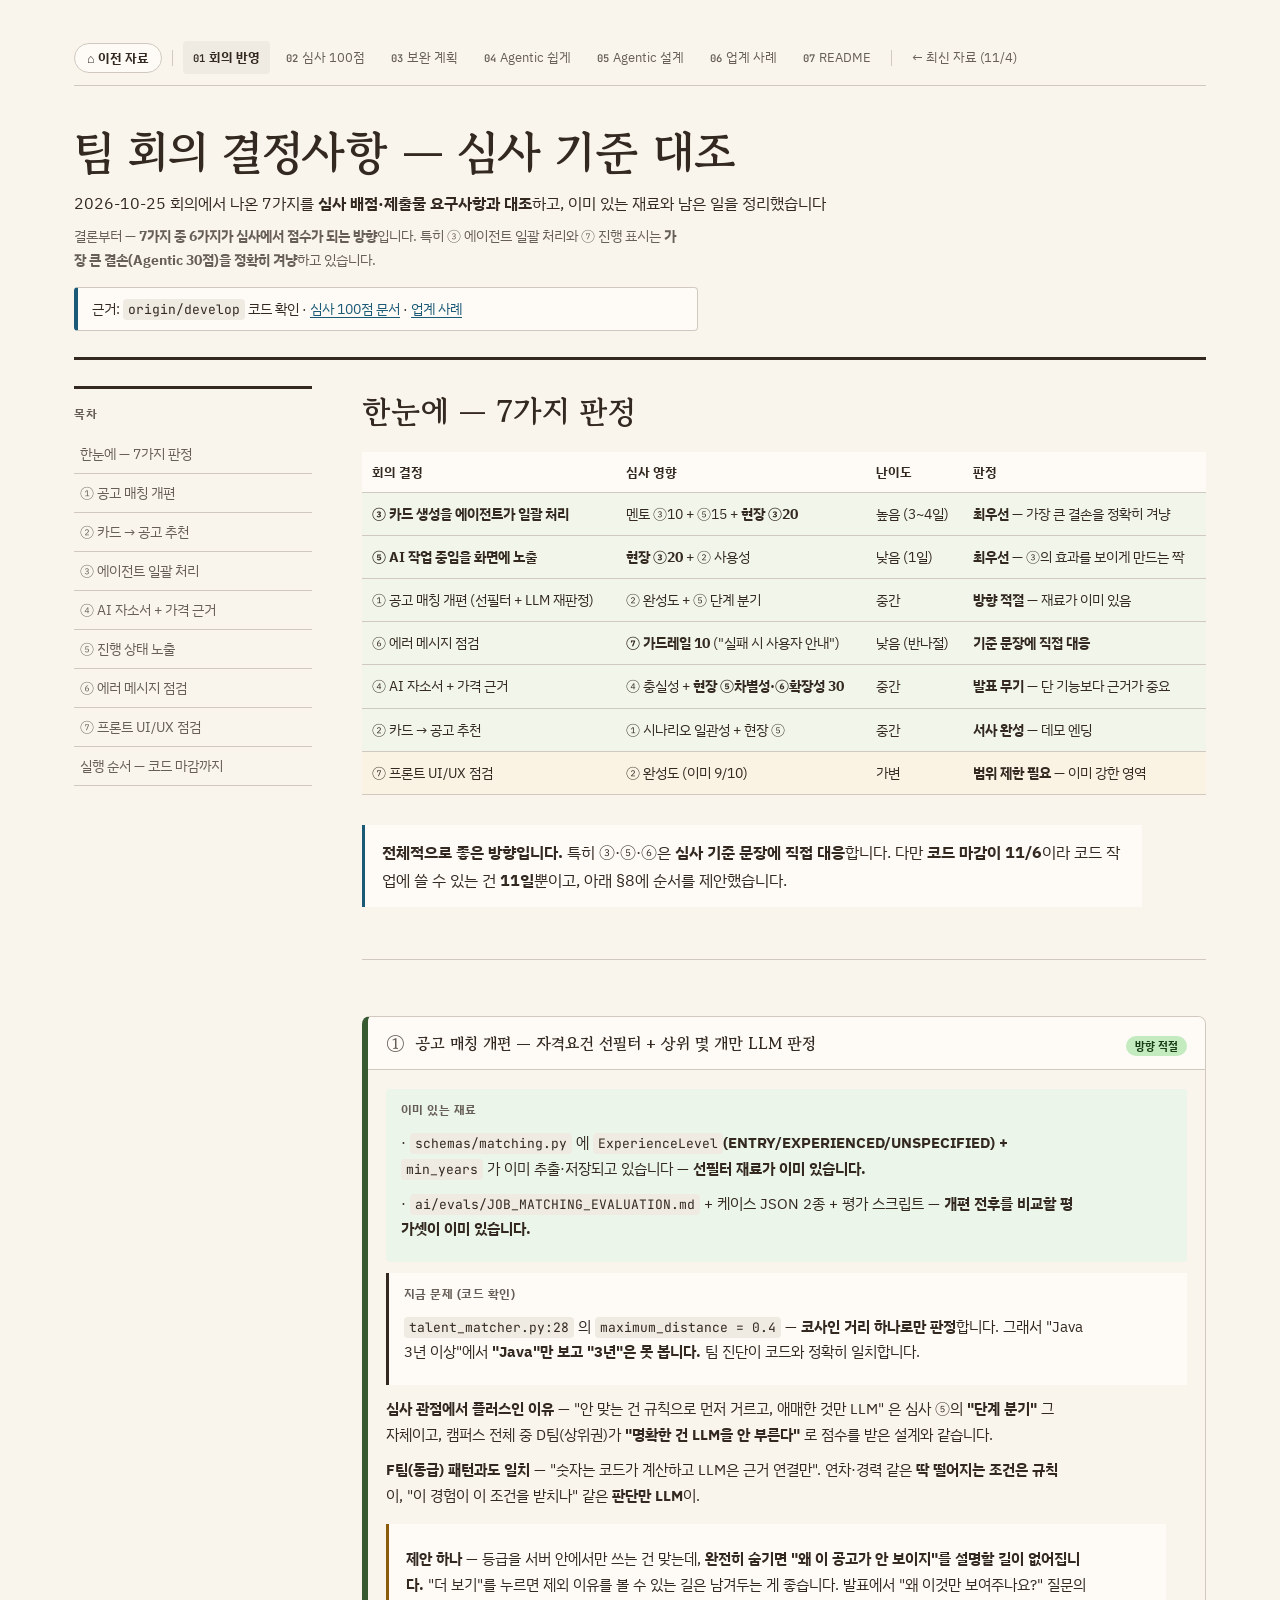
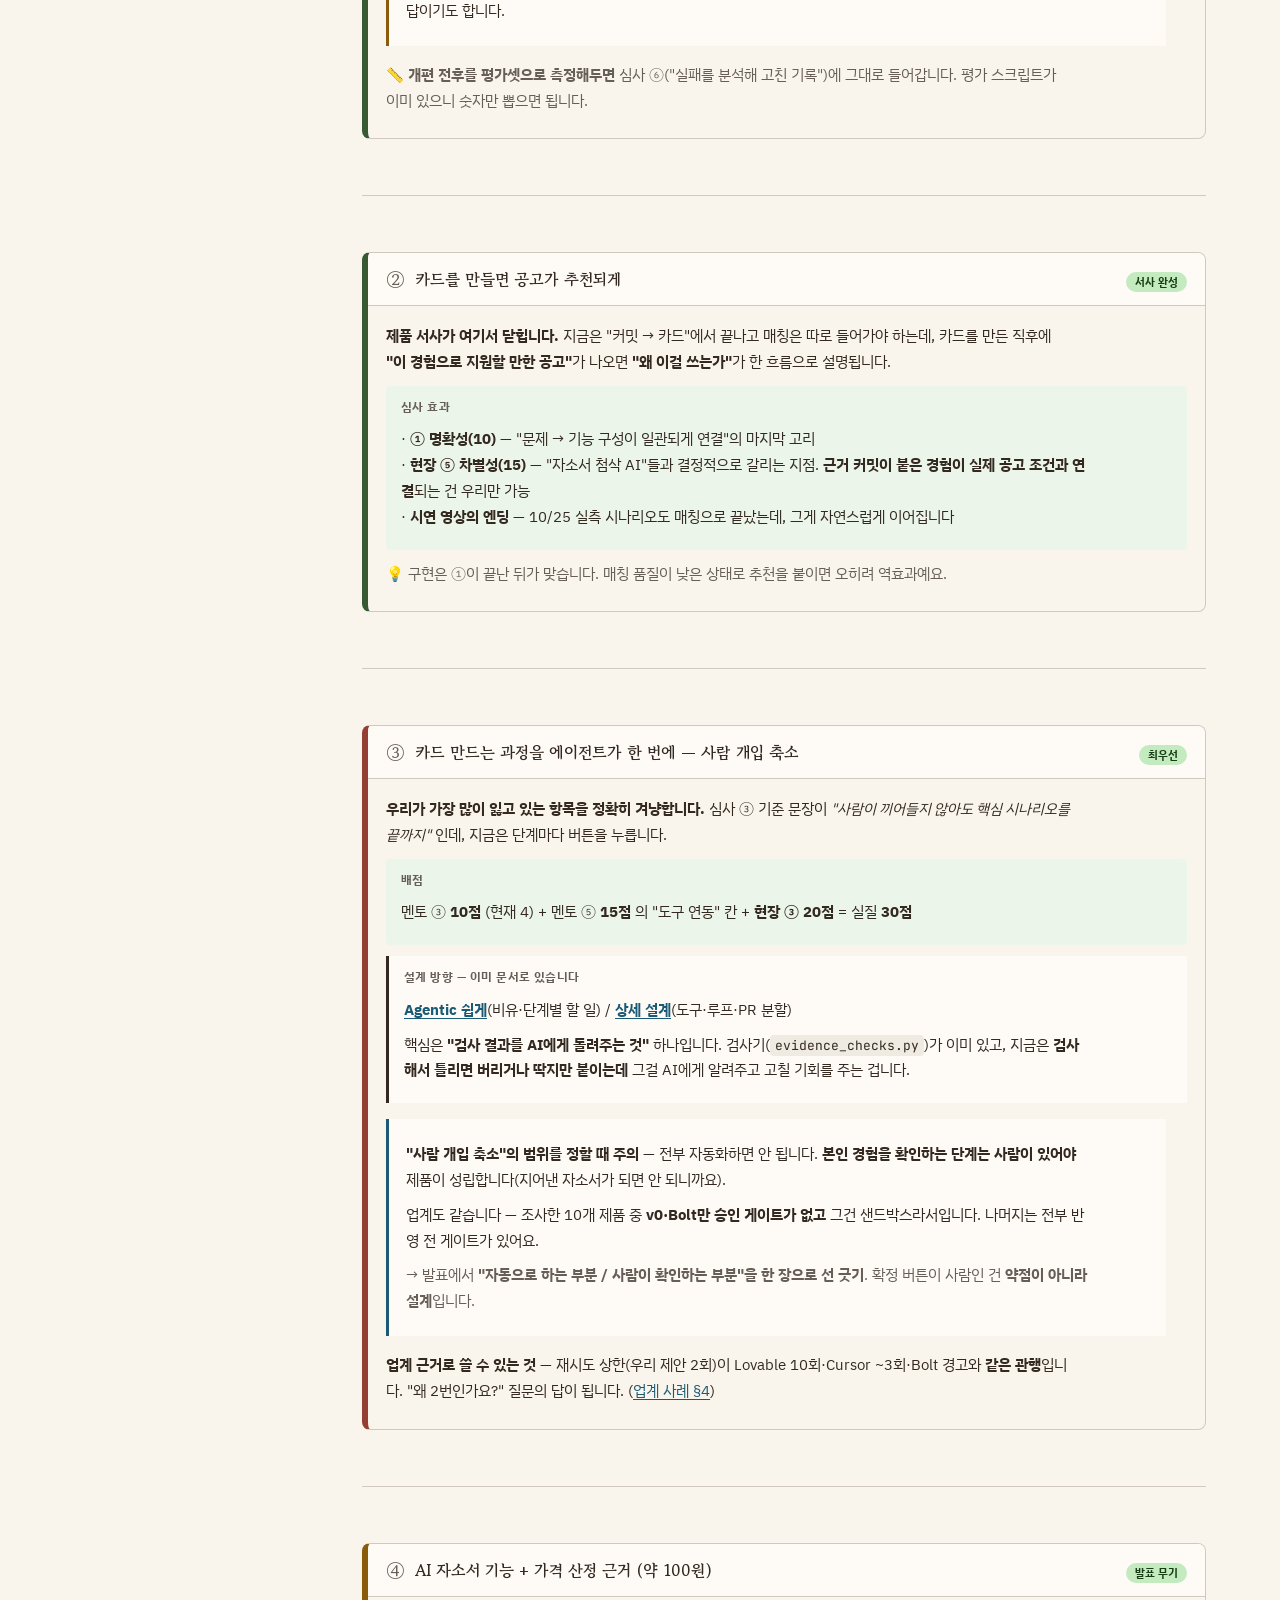
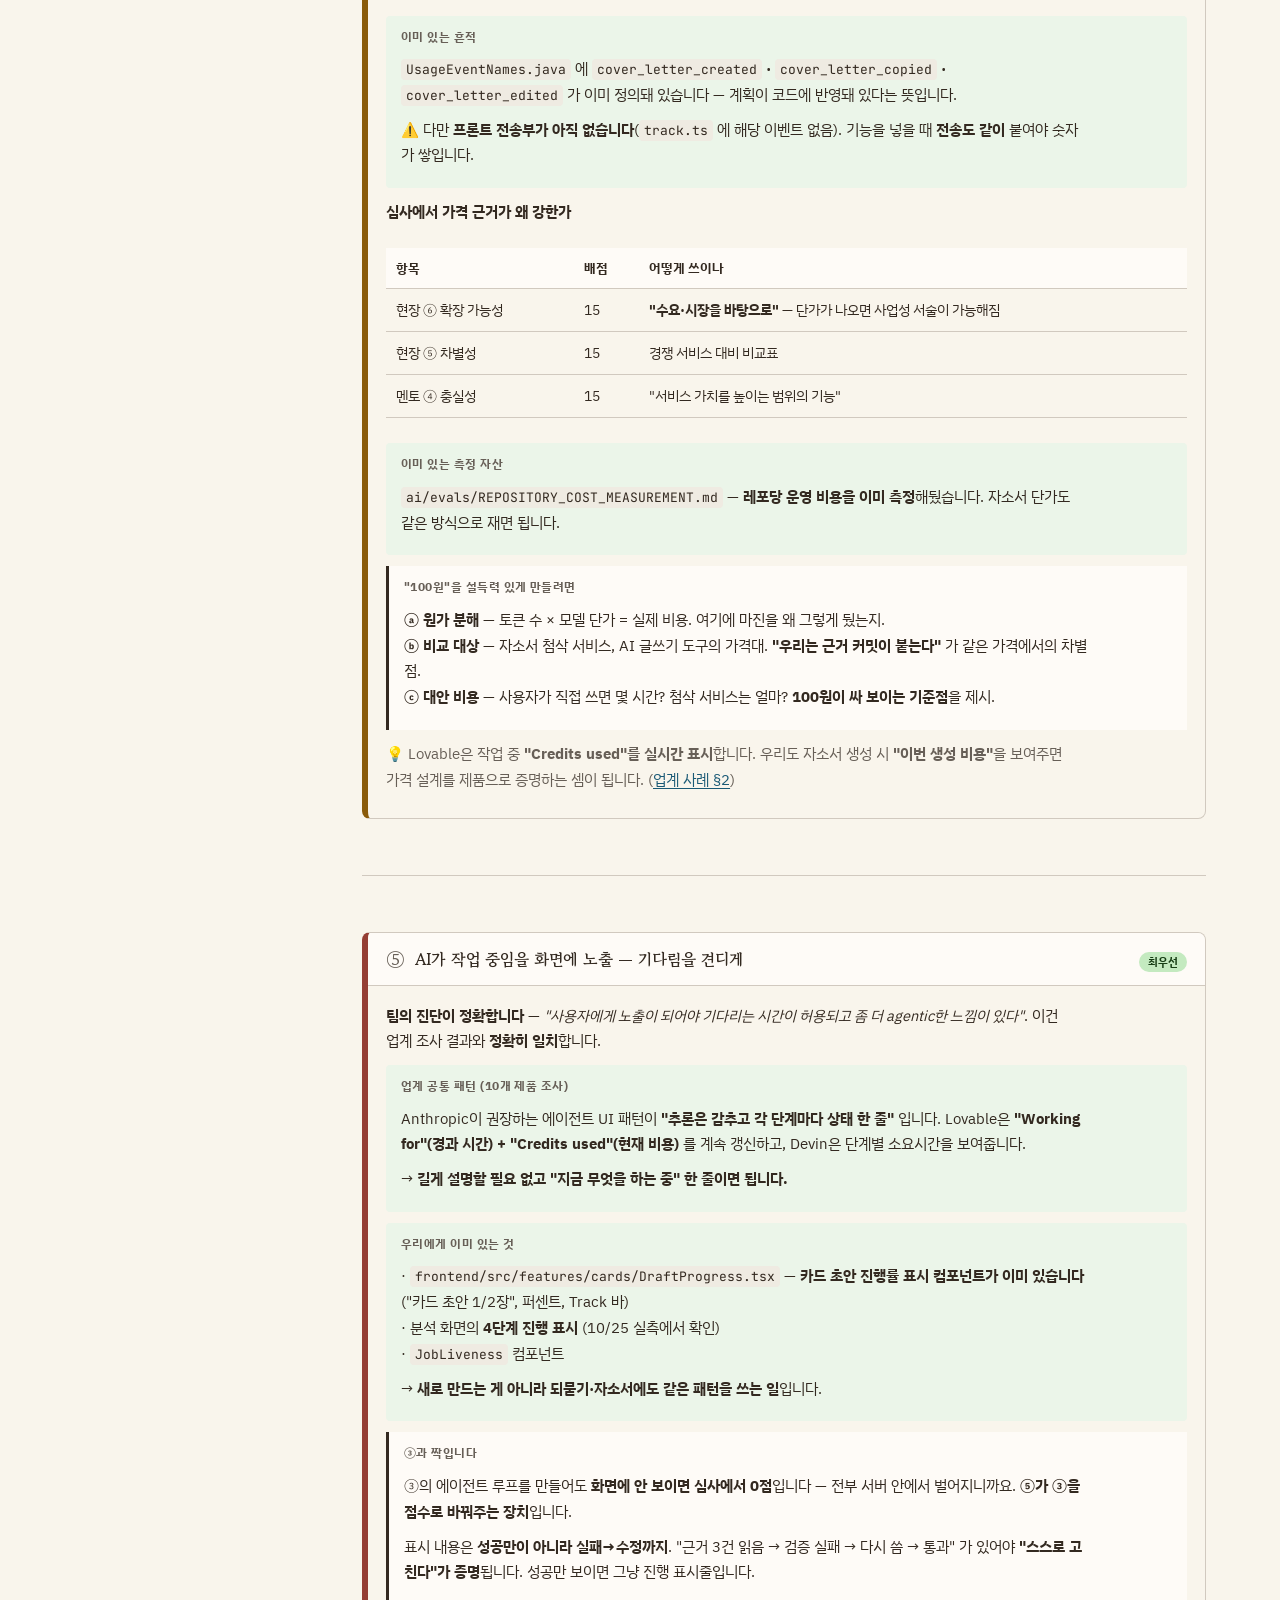
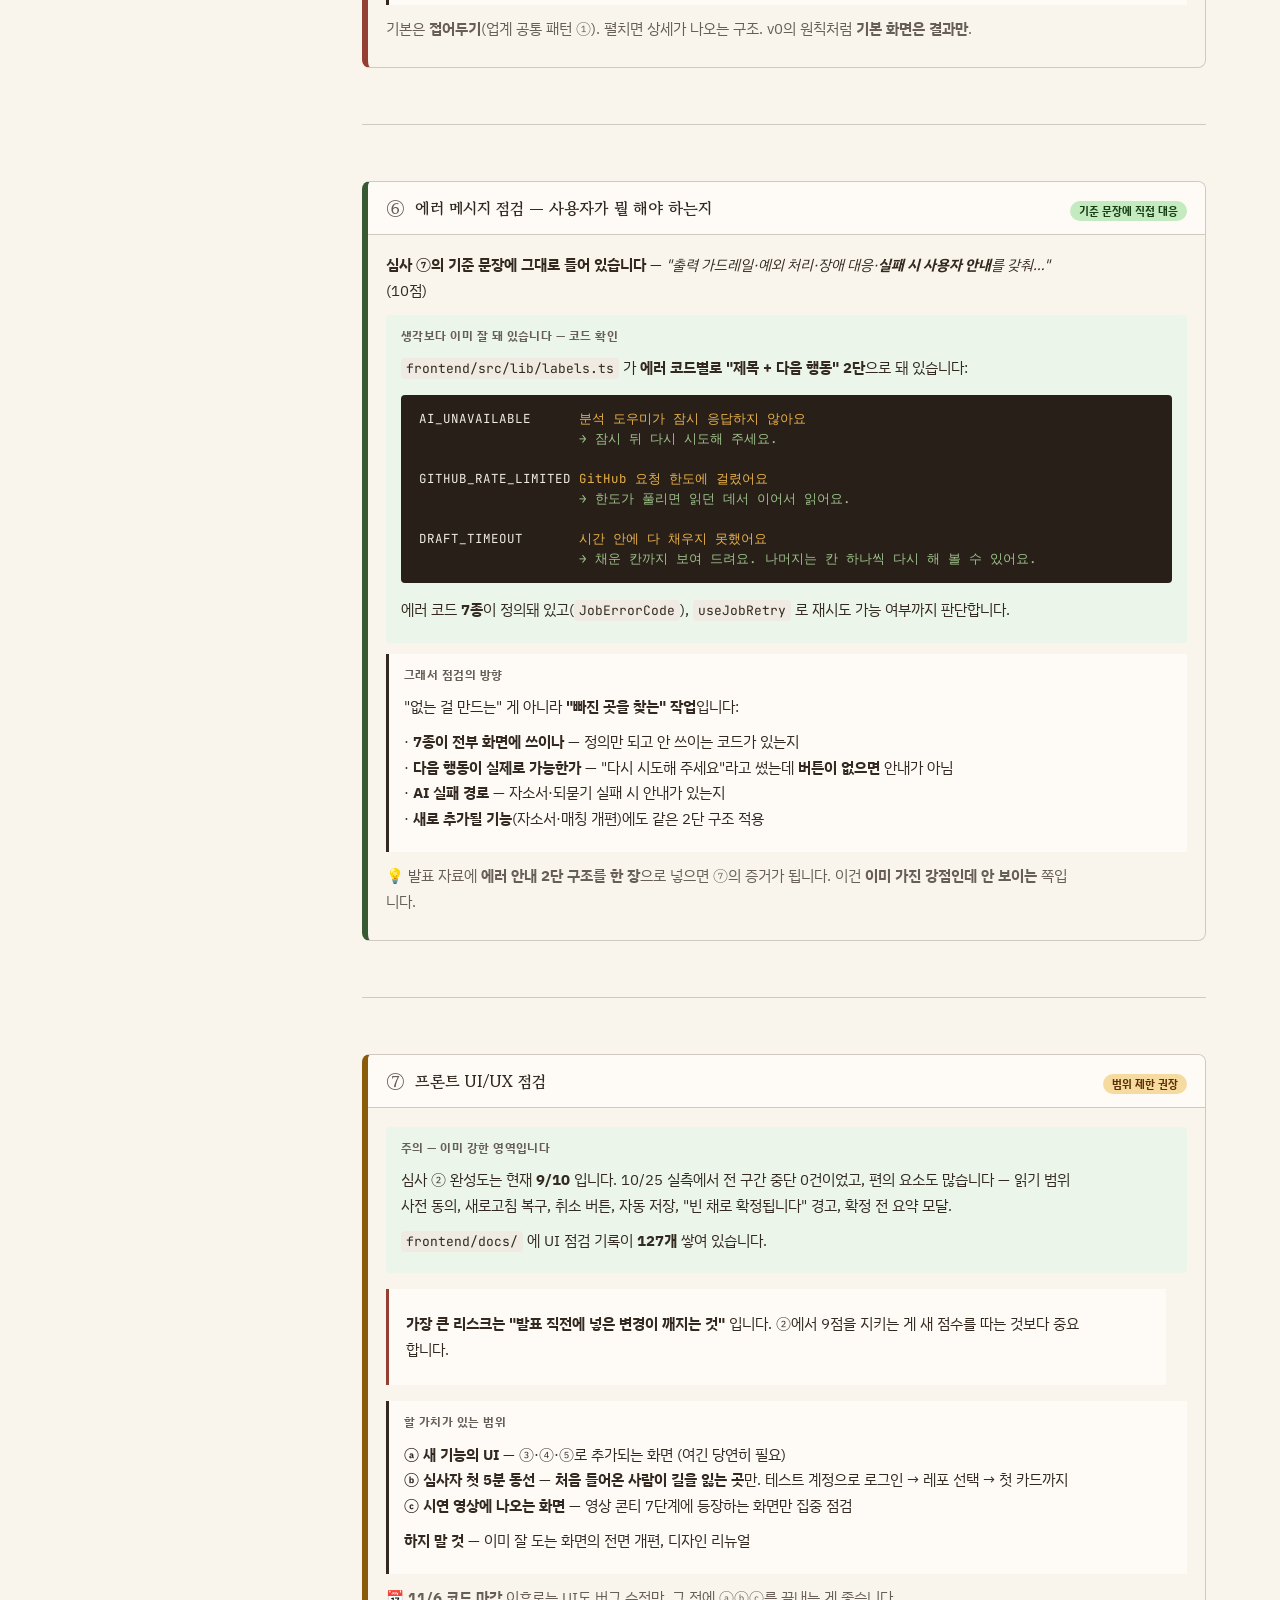
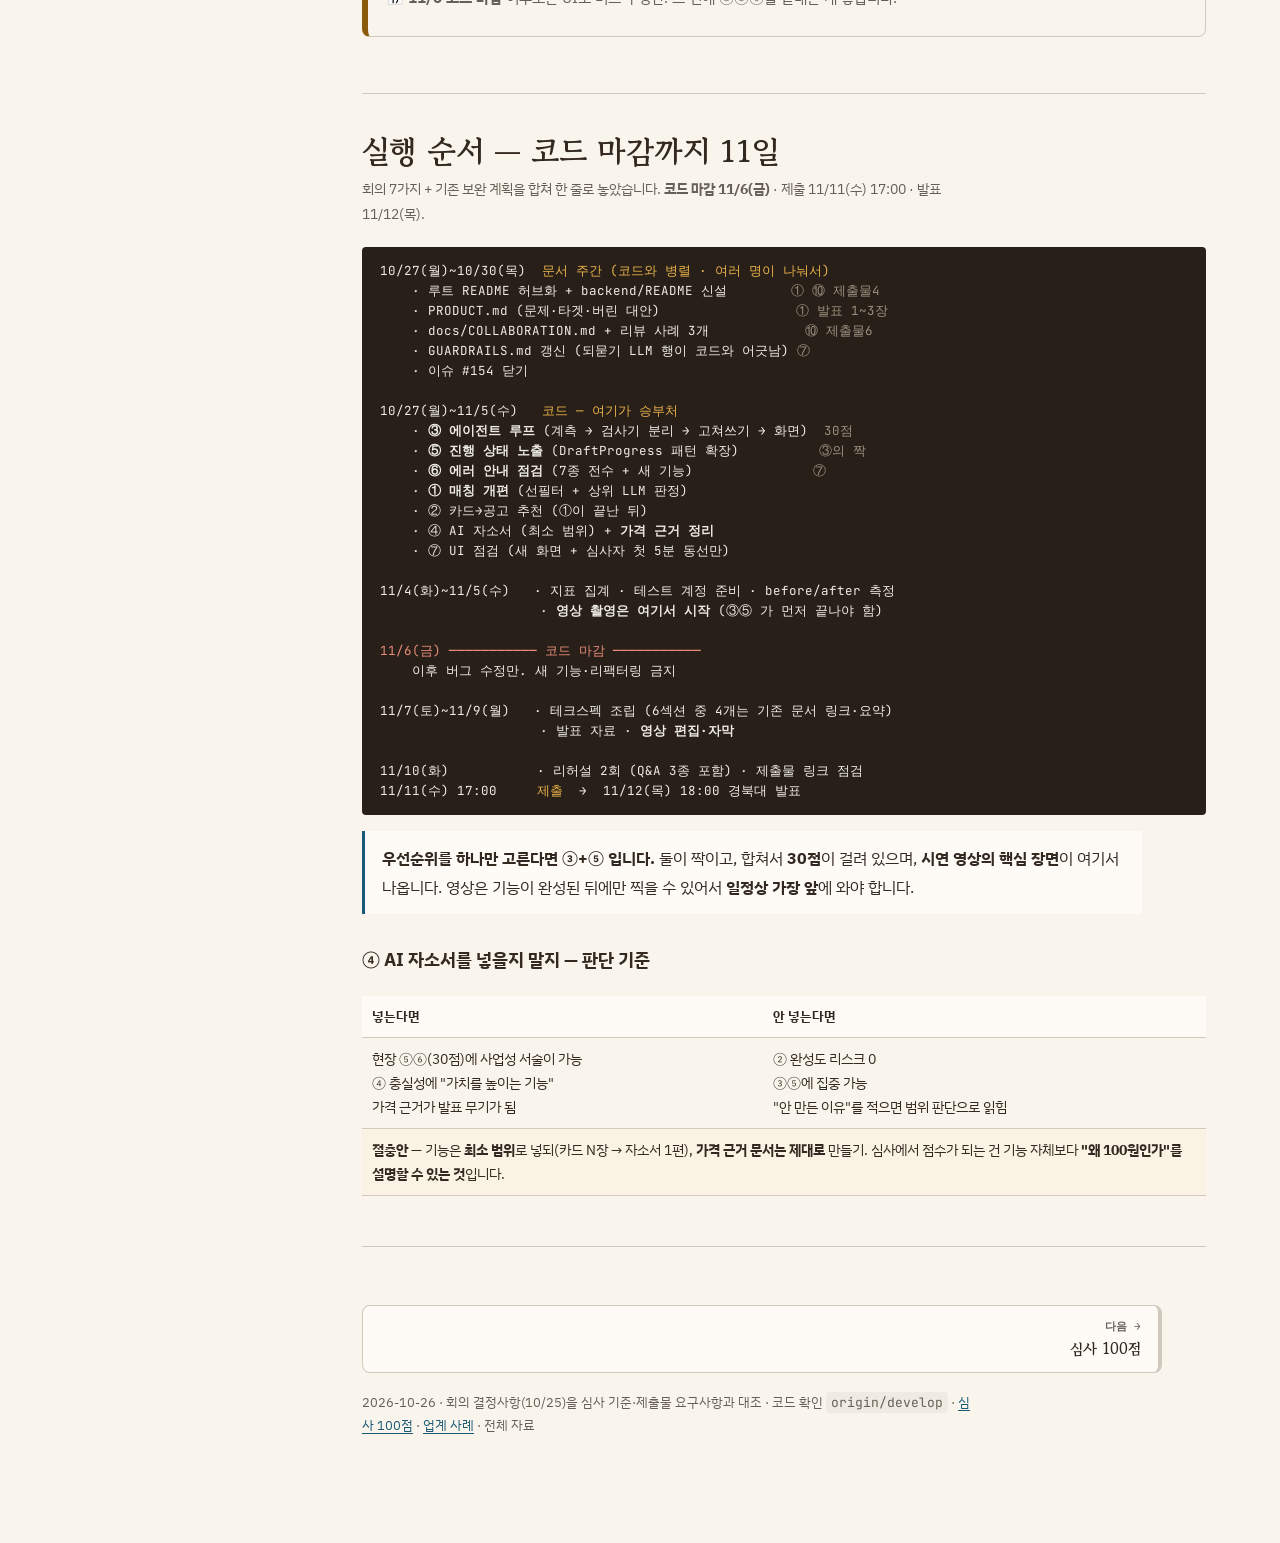
<file: roadmap-1026.html>
<!doctype html>
<html lang="ko">
<head>
<meta charset="utf-8">
<meta name="viewport" content="width=device-width, initial-scale=1">
<title>팀 회의 결정사항 — 심사 기준 대조와 실행 순서</title>
<link rel="stylesheet" href="claude/tokens.css">
<link rel="stylesheet" href="claude/style.css">
<link rel="stylesheet" href="nav.css">
<style>
.plan{border:1px solid var(--color-rule);border-radius:var(--radius-md);margin:20px 0;overflow:hidden}
.plan>.h{background:var(--color-surface);padding:13px 18px;border-bottom:1px solid var(--color-rule);display:flex;align-items:baseline;gap:10px;flex-wrap:wrap}
.plan>.h .no{font:700 17px var(--font-display);color:var(--color-muted)}
.plan>.h b{font:700 16px var(--font-display);flex:1}
.plan>.b{padding:8px 18px 16px}
.plan>.b p{font-size:14.5px;margin:9px 0}
.g-a{border-left:6px solid var(--color-green)}
.g-b{border-left:6px solid var(--color-amber)}
.g-c{border-left:6px solid var(--color-red)}
.have{background:oklch(96% 0.02 142);border-radius:var(--radius-sm);padding:11px 15px;margin:11px 0;font-size:14px}
.have b.t{display:block;font-size:11.5px;letter-spacing:.04em;color:var(--color-muted);margin-bottom:5px}
.todo-s{background:var(--color-surface);border-left:3px solid var(--color-ink);padding:11px 15px;margin:11px 0;font-size:14px}
.todo-s b.t{display:block;font-size:11.5px;letter-spacing:.04em;color:var(--color-muted);margin-bottom:5px}
.sc{display:inline-block;font:700 11px var(--font-body);padding:2px 9px;border-radius:999px;background:oklch(90% 0.07 142);color:oklch(32% 0.08 142);margin-left:5px}
.sc.warn{background:oklch(90% 0.08 86);color:oklch(35% 0.1 70)}
</style>
</head>
<body>
<div class="wrap">

<nav class="docnav">
  <a class="home" href="before.html">⌂ 이전 자료</a>
  <span class="sep"></span>
  <a class="d on" href="roadmap-1026.html"><span class="k">01</span>회의 반영</a>
  <a class="d" href="rubric-1025.html"><span class="k">02</span>심사 100점</a>
  <a class="d" href="improve-1025.html"><span class="k">03</span>보완 계획</a>
  <a class="d" href="agentic-easy.html"><span class="k">04</span>Agentic 쉽게</a>
  <a class="d" href="agentic-1025.html"><span class="k">05</span>Agentic 설계</a>
  <a class="d" href="industry-1025.html"><span class="k">06</span>업계 사례</a>
  <a class="d" href="readme-1025.html"><span class="k">07</span>README</a>
  <span class="sep"></span>
  <a class="d" href="index.html">← 최신 자료 (11/4)</a>
</nav>

<header class="hero">
  <h1>팀 회의 결정사항 — 심사 기준 대조</h1>
  <p class="context">2026-10-25 회의에서 나온 7가지를 <b>심사 배점·제출물 요구사항과 대조</b>하고, 이미 있는 재료와 남은 일을 정리했습니다</p>
  <p>결론부터 — <b>7가지 중 6가지가 심사에서 점수가 되는 방향</b>입니다. 특히 ③ 에이전트 일괄 처리와 ⑦ 진행 표시는 <b>가장 큰 결손(Agentic 30점)을 정확히 겨냥</b>하고 있습니다.</p>
  <p class="owner">근거: <code>origin/develop</code> 코드 확인 · <a href="rubric-1025.html">심사 100점 문서</a> · <a href="industry-1025.html">업계 사례</a></p>
</header>

<nav class="toc">
  <b>목차</b>
  <a href="#s0">한눈에 — 7가지 판정</a>
  <a href="#s1">① 공고 매칭 개편</a>
  <a href="#s2">② 카드 → 공고 추천</a>
  <a href="#s3">③ 에이전트 일괄 처리</a>
  <a href="#s4">④ AI 자소서 + 가격 근거</a>
  <a href="#s5">⑤ 진행 상태 노출</a>
  <a href="#s6">⑥ 에러 메시지 점검</a>
  <a href="#s7">⑦ 프론트 UI/UX 점검</a>
  <a href="#s8">실행 순서 — 코드 마감까지</a>
</nav>

<section id="s0">
  <h2>한눈에 — 7가지 판정</h2>
  <div class="tblw"><table>
    <tr><th>회의 결정</th><th>심사 영향</th><th>난이도</th><th>판정</th></tr>
    <tr class="good"><td><b>③ 카드 생성을 에이전트가 일괄 처리</b></td><td>멘토 ③10 + ⑤15 + <b>현장 ③20</b></td><td>높음 (3~4일)</td><td><b>최우선</b> — 가장 큰 결손을 정확히 겨냥</td></tr>
    <tr class="good"><td><b>⑤ AI 작업 중임을 화면에 노출</b></td><td><b>현장 ③20</b> + ② 사용성</td><td>낮음 (1일)</td><td><b>최우선</b> — ③의 효과를 보이게 만드는 짝</td></tr>
    <tr class="good"><td>① 공고 매칭 개편 (선필터 + LLM 재판정)</td><td>② 완성도 + ⑤ 단계 분기</td><td>중간</td><td><b>방향 적절</b> — 재료가 이미 있음</td></tr>
    <tr class="good"><td>⑥ 에러 메시지 점검</td><td><b>⑦ 가드레일 10</b> ("실패 시 사용자 안내")</td><td>낮음 (반나절)</td><td><b>기준 문장에 직접 대응</b></td></tr>
    <tr class="good"><td>④ AI 자소서 + 가격 근거</td><td>④ 충실성 + <b>현장 ⑤차별성·⑥확장성 30</b></td><td>중간</td><td><b>발표 무기</b> — 단 기능보다 근거가 중요</td></tr>
    <tr class="good"><td>② 카드 → 공고 추천</td><td>① 시나리오 일관성 + 현장 ⑤</td><td>중간</td><td><b>서사 완성</b> — 데모 엔딩</td></tr>
    <tr class="warn"><td>⑦ 프론트 UI/UX 점검</td><td>② 완성도 (이미 9/10)</td><td>가변</td><td><b>범위 제한 필요</b> — 이미 강한 영역</td></tr>
  </table></div>

  <div class="note b"><p><b>전체적으로 좋은 방향입니다.</b> 특히 ③·⑤·⑥은 <b>심사 기준 문장에 직접 대응</b>합니다. 다만 <b>코드 마감이 11/6</b>이라 코드 작업에 쓸 수 있는 건 <b>11일</b>뿐이고, 아래 §8에 순서를 제안했습니다.</p></div>
</section>

<section id="s1">
  <div class="plan g-a">
    <div class="h"><span class="no">①</span><b>공고 매칭 개편 — 자격요건 선필터 + 상위 몇 개만 LLM 판정</b><span class="sc">방향 적절</span></div>
    <div class="b">
      <div class="have"><b class="t">이미 있는 재료</b>
      <p>· <code>schemas/matching.py</code> 에 <b><code>ExperienceLevel</code>(ENTRY/EXPERIENCED/UNSPECIFIED) + <code>min_years</code></b> 가 이미 추출·저장되고 있습니다 — <b>선필터 재료가 이미 있습니다.</b></p>
      <p>· <code>ai/evals/JOB_MATCHING_EVALUATION.md</code> + 케이스 JSON 2종 + 평가 스크립트 — <b>개편 전후를 비교할 평가셋이 이미 있습니다.</b></p></div>

      <div class="todo-s"><b class="t">지금 문제 (코드 확인)</b>
      <p><code>talent_matcher.py:28</code> 의 <code>maximum_distance = 0.4</code> — <b>코사인 거리 하나로만 판정</b>합니다. 그래서 "Java 3년 이상"에서 <b>"Java"만 보고 "3년"은 못 봅니다.</b> 팀 진단이 코드와 정확히 일치합니다.</p></div>

      <p><b>심사 관점에서 플러스인 이유</b> — "안 맞는 건 규칙으로 먼저 거르고, 애매한 것만 LLM" 은 심사 ⑤의 <b>"단계 분기"</b> 그 자체이고, 캠퍼스 전체 중 D팀(상위권)가 <b>"명확한 건 LLM을 안 부른다"</b> 로 점수를 받은 설계와 같습니다.</p>

      <p><b>F팀(동급) 패턴과도 일치</b> — "숫자는 코드가 계산하고 LLM은 근거 연결만". 연차·경력 같은 <b>딱 떨어지는 조건은 규칙</b>이, "이 경험이 이 조건을 받치나" 같은 <b>판단만 LLM</b>이.</p>

      <div class="note"><p><b>제안 하나</b> — 등급을 서버 안에서만 쓰는 건 맞는데, <b>완전히 숨기면 "왜 이 공고가 안 보이지"를 설명할 길이 없어집니다.</b> "더 보기"를 누르면 제외 이유를 볼 수 있는 길은 남겨두는 게 좋습니다. 발표에서 "왜 이것만 보여주나요?" 질문의 답이기도 합니다.</p></div>

      <p class="kicker">📏 <b>개편 전후를 평가셋으로 측정해두면</b> 심사 ⑥("실패를 분석해 고친 기록")에 그대로 들어갑니다. 평가 스크립트가 이미 있으니 숫자만 뽑으면 됩니다.</p>
    </div>
  </div>
</section>

<section id="s2">
  <div class="plan g-a">
    <div class="h"><span class="no">②</span><b>카드를 만들면 공고가 추천되게</b><span class="sc">서사 완성</span></div>
    <div class="b">
      <p><b>제품 서사가 여기서 닫힙니다.</b> 지금은 "커밋 → 카드"에서 끝나고 매칭은 따로 들어가야 하는데, 카드를 만든 직후에 <b>"이 경험으로 지원할 만한 공고"</b>가 나오면 <b>"왜 이걸 쓰는가"</b>가 한 흐름으로 설명됩니다.</p>

      <div class="have"><b class="t">심사 효과</b>
      <p>· <b>① 명확성(10)</b> — "문제 → 기능 구성이 일관되게 연결"의 마지막 고리<br>
      · <b>현장 ⑤ 차별성(15)</b> — "자소서 첨삭 AI"들과 결정적으로 갈리는 지점. <b>근거 커밋이 붙은 경험이 실제 공고 조건과 연결</b>되는 건 우리만 가능<br>
      · <b>시연 영상의 엔딩</b> — 10/25 실측 시나리오도 매칭으로 끝났는데, 그게 자연스럽게 이어집니다</p></div>

      <p class="kicker">💡 구현은 ①이 끝난 뒤가 맞습니다. 매칭 품질이 낮은 상태로 추천을 붙이면 오히려 역효과예요.</p>
    </div>
  </div>
</section>

<section id="s3">
  <div class="plan g-c">
    <div class="h"><span class="no">③</span><b>카드 만드는 과정을 에이전트가 한 번에 — 사람 개입 축소</b><span class="sc">최우선</span></div>
    <div class="b">
      <p><b>우리가 가장 많이 잃고 있는 항목을 정확히 겨냥합니다.</b> 심사 ③ 기준 문장이 <i>"사람이 끼어들지 않아도 핵심 시나리오를 끝까지"</i> 인데, 지금은 단계마다 버튼을 누릅니다.</p>

      <div class="have"><b class="t">배점</b>
      <p>멘토 ③ <b>10점</b> (현재 4) + 멘토 ⑤ <b>15점</b> 의 "도구 연동" 칸 + <b>현장 ③ 20점</b> = 실질 <b>30점</b></p></div>

      <div class="todo-s"><b class="t">설계 방향 — 이미 문서로 있습니다</b>
      <p><a href="agentic-easy.html"><b>Agentic 쉽게</b></a>(비유·단계별 할 일) / <a href="agentic-1025.html"><b>상세 설계</b></a>(도구·루프·PR 분할)</p>
      <p>핵심은 <b>"검사 결과를 AI에게 돌려주는 것"</b> 하나입니다. 검사기(<code>evidence_checks.py</code>)가 이미 있고, 지금은 <b>검사해서 틀리면 버리거나 딱지만 붙이는데</b> 그걸 AI에게 알려주고 고칠 기회를 주는 겁니다.</p></div>

      <div class="note b"><p><b>"사람 개입 축소"의 범위를 정할 때 주의</b> — 전부 자동화하면 안 됩니다. <b>본인 경험을 확인하는 단계는 사람이 있어야</b> 제품이 성립합니다(지어낸 자소서가 되면 안 되니까요).</p>
      <p>업계도 같습니다 — 조사한 10개 제품 중 <b>v0·Bolt만 승인 게이트가 없고</b> 그건 샌드박스라서입니다. 나머지는 전부 반영 전 게이트가 있어요.</p>
      <p class="kicker">→ 발표에서 <b>"자동으로 하는 부분 / 사람이 확인하는 부분"을 한 장으로 선 긋기</b>. 확정 버튼이 사람인 건 <b>약점이 아니라 설계</b>입니다.</p></div>

      <p><b>업계 근거로 쓸 수 있는 것</b> — 재시도 상한(우리 제안 2회)이 Lovable 10회·Cursor ~3회·Bolt 경고와 <b>같은 관행</b>입니다. "왜 2번인가요?" 질문의 답이 됩니다. (<a href="industry-1025.html#s4">업계 사례 §4</a>)</p>
    </div>
  </div>
</section>

<section id="s4">
  <div class="plan g-b">
    <div class="h"><span class="no">④</span><b>AI 자소서 기능 + 가격 산정 근거 (약 100원)</b><span class="sc">발표 무기</span></div>
    <div class="b">
      <div class="have"><b class="t">이미 있는 흔적</b>
      <p><code>UsageEventNames.java</code> 에 <b><code>cover_letter_created</code> · <code>cover_letter_copied</code> · <code>cover_letter_edited</code></b> 가 이미 정의돼 있습니다 — 계획이 코드에 반영돼 있다는 뜻입니다.</p>
      <p>⚠️ 다만 <b>프론트 전송부가 아직 없습니다</b>(<code>track.ts</code> 에 해당 이벤트 없음). 기능을 넣을 때 <b>전송도 같이</b> 붙여야 숫자가 쌓입니다.</p></div>

      <p><b>심사에서 가격 근거가 왜 강한가</b></p>
      <div class="tblw"><table>
        <tr><th>항목</th><th>배점</th><th>어떻게 쓰이나</th></tr>
        <tr><td>현장 ⑥ 확장 가능성</td><td>15</td><td><b>"수요·시장을 바탕으로"</b> — 단가가 나오면 사업성 서술이 가능해짐</td></tr>
        <tr><td>현장 ⑤ 차별성</td><td>15</td><td>경쟁 서비스 대비 비교표</td></tr>
        <tr><td>멘토 ④ 충실성</td><td>15</td><td>"서비스 가치를 높이는 범위의 기능"</td></tr>
      </table></div>

      <div class="have"><b class="t">이미 있는 측정 자산</b>
      <p><code>ai/evals/REPOSITORY_COST_MEASUREMENT.md</code> — <b>레포당 운영 비용을 이미 측정</b>해뒀습니다. 자소서 단가도 같은 방식으로 재면 됩니다.</p></div>

      <div class="todo-s"><b class="t">"100원"을 설득력 있게 만들려면</b>
      <p><b>ⓐ 원가 분해</b> — 토큰 수 × 모델 단가 = 실제 비용. 여기에 마진을 왜 그렇게 뒀는지.<br>
      <b>ⓑ 비교 대상</b> — 자소서 첨삭 서비스, AI 글쓰기 도구의 가격대. <b>"우리는 근거 커밋이 붙는다"</b> 가 같은 가격에서의 차별점.<br>
      <b>ⓒ 대안 비용</b> — 사용자가 직접 쓰면 몇 시간? 첨삭 서비스는 얼마? <b>100원이 싸 보이는 기준점</b>을 제시.</p></div>

      <p class="kicker">💡 Lovable은 작업 중 <b>"Credits used"를 실시간 표시</b>합니다. 우리도 자소서 생성 시 <b>"이번 생성 비용"</b>을 보여주면 가격 설계를 제품으로 증명하는 셈이 됩니다. (<a href="industry-1025.html#s2">업계 사례 §2</a>)</p>
    </div>
  </div>
</section>

<section id="s5">
  <div class="plan g-c">
    <div class="h"><span class="no">⑤</span><b>AI가 작업 중임을 화면에 노출 — 기다림을 견디게</b><span class="sc">최우선</span></div>
    <div class="b">
      <p><b>팀의 진단이 정확합니다</b> — <i>"사용자에게 노출이 되어야 기다리는 시간이 허용되고 좀 더 agentic한 느낌이 있다"</i>. 이건 업계 조사 결과와 <b>정확히 일치</b>합니다.</p>

      <div class="have"><b class="t">업계 공통 패턴 (10개 제품 조사)</b>
      <p>Anthropic이 권장하는 에이전트 UI 패턴이 <b>"추론은 감추고 각 단계마다 상태 한 줄"</b> 입니다. Lovable은 <b>"Working for"(경과 시간) + "Credits used"(현재 비용)</b> 를 계속 갱신하고, Devin은 단계별 소요시간을 보여줍니다.</p>
      <p>→ <b>길게 설명할 필요 없고 "지금 무엇을 하는 중" 한 줄이면 됩니다.</b></p></div>

      <div class="have"><b class="t">우리에게 이미 있는 것</b>
      <p>· <code>frontend/src/features/cards/DraftProgress.tsx</code> — <b>카드 초안 진행률 표시 컴포넌트가 이미 있습니다</b> ("카드 초안 1/2장", 퍼센트, Track 바)<br>
      · 분석 화면의 <b>4단계 진행 표시</b> (10/25 실측에서 확인)<br>
      · <code>JobLiveness</code> 컴포넌트</p>
      <p>→ <b>새로 만드는 게 아니라 되묻기·자소서에도 같은 패턴을 쓰는 일</b>입니다.</p></div>

      <div class="todo-s"><b class="t">③과 짝입니다</b>
      <p>③의 에이전트 루프를 만들어도 <b>화면에 안 보이면 심사에서 0점</b>입니다 — 전부 서버 안에서 벌어지니까요. <b>⑤가 ③을 점수로 바꿔주는 장치</b>입니다.</p>
      <p>표시 내용은 <b>성공만이 아니라 실패→수정까지</b>. "근거 3건 읽음 → 검증 실패 → 다시 씀 → 통과" 가 있어야 <b>"스스로 고친다"가 증명</b>됩니다. 성공만 보이면 그냥 진행 표시줄입니다.</p></div>

      <p class="kicker">기본은 <b>접어두기</b>(업계 공통 패턴 ①). 펼치면 상세가 나오는 구조. v0의 원칙처럼 <b>기본 화면은 결과만</b>.</p>
    </div>
  </div>
</section>

<section id="s6">
  <div class="plan g-a">
    <div class="h"><span class="no">⑥</span><b>에러 메시지 점검 — 사용자가 뭘 해야 하는지</b><span class="sc">기준 문장에 직접 대응</span></div>
    <div class="b">
      <p><b>심사 ⑦의 기준 문장에 그대로 들어 있습니다</b> — <i>"출력 가드레일·예외 처리·장애 대응·<b>실패 시 사용자 안내</b>를 갖춰…"</i> (10점)</p>

      <div class="have"><b class="t">생각보다 이미 잘 돼 있습니다 — 코드 확인</b>
      <p><code>frontend/src/lib/labels.ts</code> 가 <b>에러 코드별로 "제목 + 다음 행동" 2단</b>으로 돼 있습니다:</p>
      <pre>AI_UNAVAILABLE      <span class="hi">분석 도우미가 잠시 응답하지 않아요</span>
                    <span class="ok">→ 잠시 뒤 다시 시도해 주세요.</span>

GITHUB_RATE_LIMITED <span class="hi">GitHub 요청 한도에 걸렸어요</span>
                    <span class="ok">→ 한도가 풀리면 읽던 데서 이어서 읽어요.</span>

DRAFT_TIMEOUT       <span class="hi">시간 안에 다 채우지 못했어요</span>
                    <span class="ok">→ 채운 칸까지 보여 드려요. 나머지는 칸 하나씩 다시 해 볼 수 있어요.</span></pre>
      <p>에러 코드 <b>7종</b>이 정의돼 있고(<code>JobErrorCode</code>), <code>useJobRetry</code> 로 재시도 가능 여부까지 판단합니다.</p></div>

      <div class="todo-s"><b class="t">그래서 점검의 방향</b>
      <p>"없는 걸 만드는" 게 아니라 <b>"빠진 곳을 찾는" 작업</b>입니다:</p>
      <p>· <b>7종이 전부 화면에 쓰이나</b> — 정의만 되고 안 쓰이는 코드가 있는지<br>
      · <b>다음 행동이 실제로 가능한가</b> — "다시 시도해 주세요"라고 썼는데 <b>버튼이 없으면</b> 안내가 아님<br>
      · <b>AI 실패 경로</b> — 자소서·되묻기 실패 시 안내가 있는지<br>
      · <b>새로 추가될 기능</b>(자소서·매칭 개편)에도 같은 2단 구조 적용</p></div>

      <p class="kicker">💡 발표 자료에 <b>에러 안내 2단 구조를 한 장</b>으로 넣으면 ⑦의 증거가 됩니다. 이건 <b>이미 가진 강점인데 안 보이는</b> 쪽입니다.</p>
    </div>
  </div>
</section>

<section id="s7">
  <div class="plan g-b">
    <div class="h"><span class="no">⑦</span><b>프론트 UI/UX 점검</b><span class="sc warn">범위 제한 권장</span></div>
    <div class="b">
      <div class="have"><b class="t">주의 — 이미 강한 영역입니다</b>
      <p>심사 ② 완성도는 현재 <b>9/10</b> 입니다. 10/25 실측에서 전 구간 중단 0건이었고, 편의 요소도 많습니다 — 읽기 범위 사전 동의, 새로고침 복구, 취소 버튼, 자동 저장, "빈 채로 확정됩니다" 경고, 확정 전 요약 모달.</p>
      <p><code>frontend/docs/</code> 에 UI 점검 기록이 <b>127개</b> 쌓여 있습니다.</p></div>

      <div class="note r"><p><b>가장 큰 리스크는 "발표 직전에 넣은 변경이 깨지는 것"</b> 입니다. ②에서 9점을 지키는 게 새 점수를 따는 것보다 중요합니다.</p></div>

      <div class="todo-s"><b class="t">할 가치가 있는 범위</b>
      <p><b>ⓐ 새 기능의 UI</b> — ③·④·⑤로 추가되는 화면 (여긴 당연히 필요)<br>
      <b>ⓑ 심사자 첫 5분 동선</b> — <b>처음 들어온 사람이 길을 잃는 곳</b>만. 테스트 계정으로 로그인 → 레포 선택 → 첫 카드까지<br>
      <b>ⓒ 시연 영상에 나오는 화면</b> — 영상 콘티 7단계에 등장하는 화면만 집중 점검</p>
      <p><b>하지 말 것</b> — 이미 잘 도는 화면의 전면 개편, 디자인 리뉴얼</p></div>

      <p class="kicker">📅 <b>11/6 코드 마감</b> 이후로는 UI도 버그 수정만. 그 전에 ⓐⓑⓒ를 끝내는 게 좋습니다.</p>
    </div>
  </div>
</section>

<section id="s8">
  <h2>실행 순서 — 코드 마감까지 11일</h2>
  <p class="kicker">회의 7가지 + 기존 보완 계획을 합쳐 한 줄로 놓았습니다. <b>코드 마감 11/6(금)</b> · 제출 11/11(수) 17:00 · 발표 11/12(목).</p>

  <pre>10/27(월)~10/30(목)  <span class="hi">문서 주간 (코드와 병렬 · 여러 명이 나눠서)</span>
    · 루트 README 허브화 + backend/README 신설        <span class="c">① ⑩ 제출물4</span>
    · PRODUCT.md (문제·타겟·버린 대안)                 <span class="c">① 발표 1~3장</span>
    · docs/COLLABORATION.md + 리뷰 사례 3개            <span class="c">⑩ 제출물6</span>
    · GUARDRAILS.md 갱신 (되묻기 LLM 행이 코드와 어긋남) <span class="c">⑦</span>
    · 이슈 #154 닫기

10/27(월)~11/5(수)   <span class="hi">코드 — 여기가 승부처</span>
    · <b>③ 에이전트 루프</b> (계측 → 검사기 분리 → 고쳐쓰기 → 화면)  <span class="c">30점</span>
    · <b>⑤ 진행 상태 노출</b> (DraftProgress 패턴 확장)          <span class="c">③의 짝</span>
    · <b>⑥ 에러 안내 점검</b> (7종 전수 + 새 기능)               <span class="c">⑦</span>
    · <b>① 매칭 개편</b> (선필터 + 상위 LLM 판정)
    · ② 카드→공고 추천 (①이 끝난 뒤)
    · ④ AI 자소서 (최소 범위) + <b>가격 근거 정리</b>
    · ⑦ UI 점검 (새 화면 + 심사자 첫 5분 동선만)

11/4(화)~11/5(수)   · 지표 집계 · 테스트 계정 준비 · before/after 측정
                    · <b>영상 촬영은 여기서 시작</b> (③⑤ 가 먼저 끝나야 함)

<span class="bad">11/6(금) ─────────── 코드 마감 ───────────</span>
    이후 버그 수정만. 새 기능·리팩터링 금지

11/7(토)~11/9(월)   · 테크스펙 조립 (6섹션 중 4개는 기존 문서 링크·요약)
                    · 발표 자료 · <b>영상 편집·자막</b>

11/10(화)           · 리허설 2회 (Q&amp;A 3종 포함) · 제출물 링크 점검
11/11(수) 17:00     <span class="hi">제출</span>  →  11/12(목) 18:00 경북대 발표</pre>

  <div class="note b"><p><b>우선순위를 하나만 고른다면 ③+⑤ 입니다.</b> 둘이 짝이고, 합쳐서 <b>30점</b>이 걸려 있으며, <b>시연 영상의 핵심 장면</b>이 여기서 나옵니다. 영상은 기능이 완성된 뒤에만 찍을 수 있어서 <b>일정상 가장 앞</b>에 와야 합니다.</p></div>

  <h3>④ AI 자소서를 넣을지 말지 — 판단 기준</h3>
  <div class="tblw"><table>
    <tr><th>넣는다면</th><th>안 넣는다면</th></tr>
    <tr><td>현장 ⑤⑥(30점)에 사업성 서술이 가능<br>④ 충실성에 "가치를 높이는 기능"<br>가격 근거가 발표 무기가 됨</td><td>② 완성도 리스크 0<br>③⑤에 집중 가능<br>"안 만든 이유"를 적으면 범위 판단으로 읽힘</td></tr>
    <tr class="warn"><td colspan="2"><b>절충안</b> — 기능은 <b>최소 범위</b>로 넣되(카드 N장 → 자소서 1편), <b>가격 근거 문서는 제대로</b> 만들기. 심사에서 점수가 되는 건 기능 자체보다 <b>"왜 100원인가"를 설명할 수 있는 것</b>입니다.</td></tr>
  </table></div>
</section>


<nav class="pager">
  <a class="next one" href="rubric-1025.html"><span class="lbl">다음 →</span><span class="ttl">심사 100점</span></a>
</nav>

<p class="foot">2026-10-26 · 회의 결정사항(10/25)을 심사 기준·제출물 요구사항과 대조 · 코드 확인 <code>origin/develop</code> · <a href="rubric-1025.html">심사 100점</a> · <a href="industry-1025.html">업계 사례</a> · 전체 자료</p>
</div>
</body>
</html>
</file>
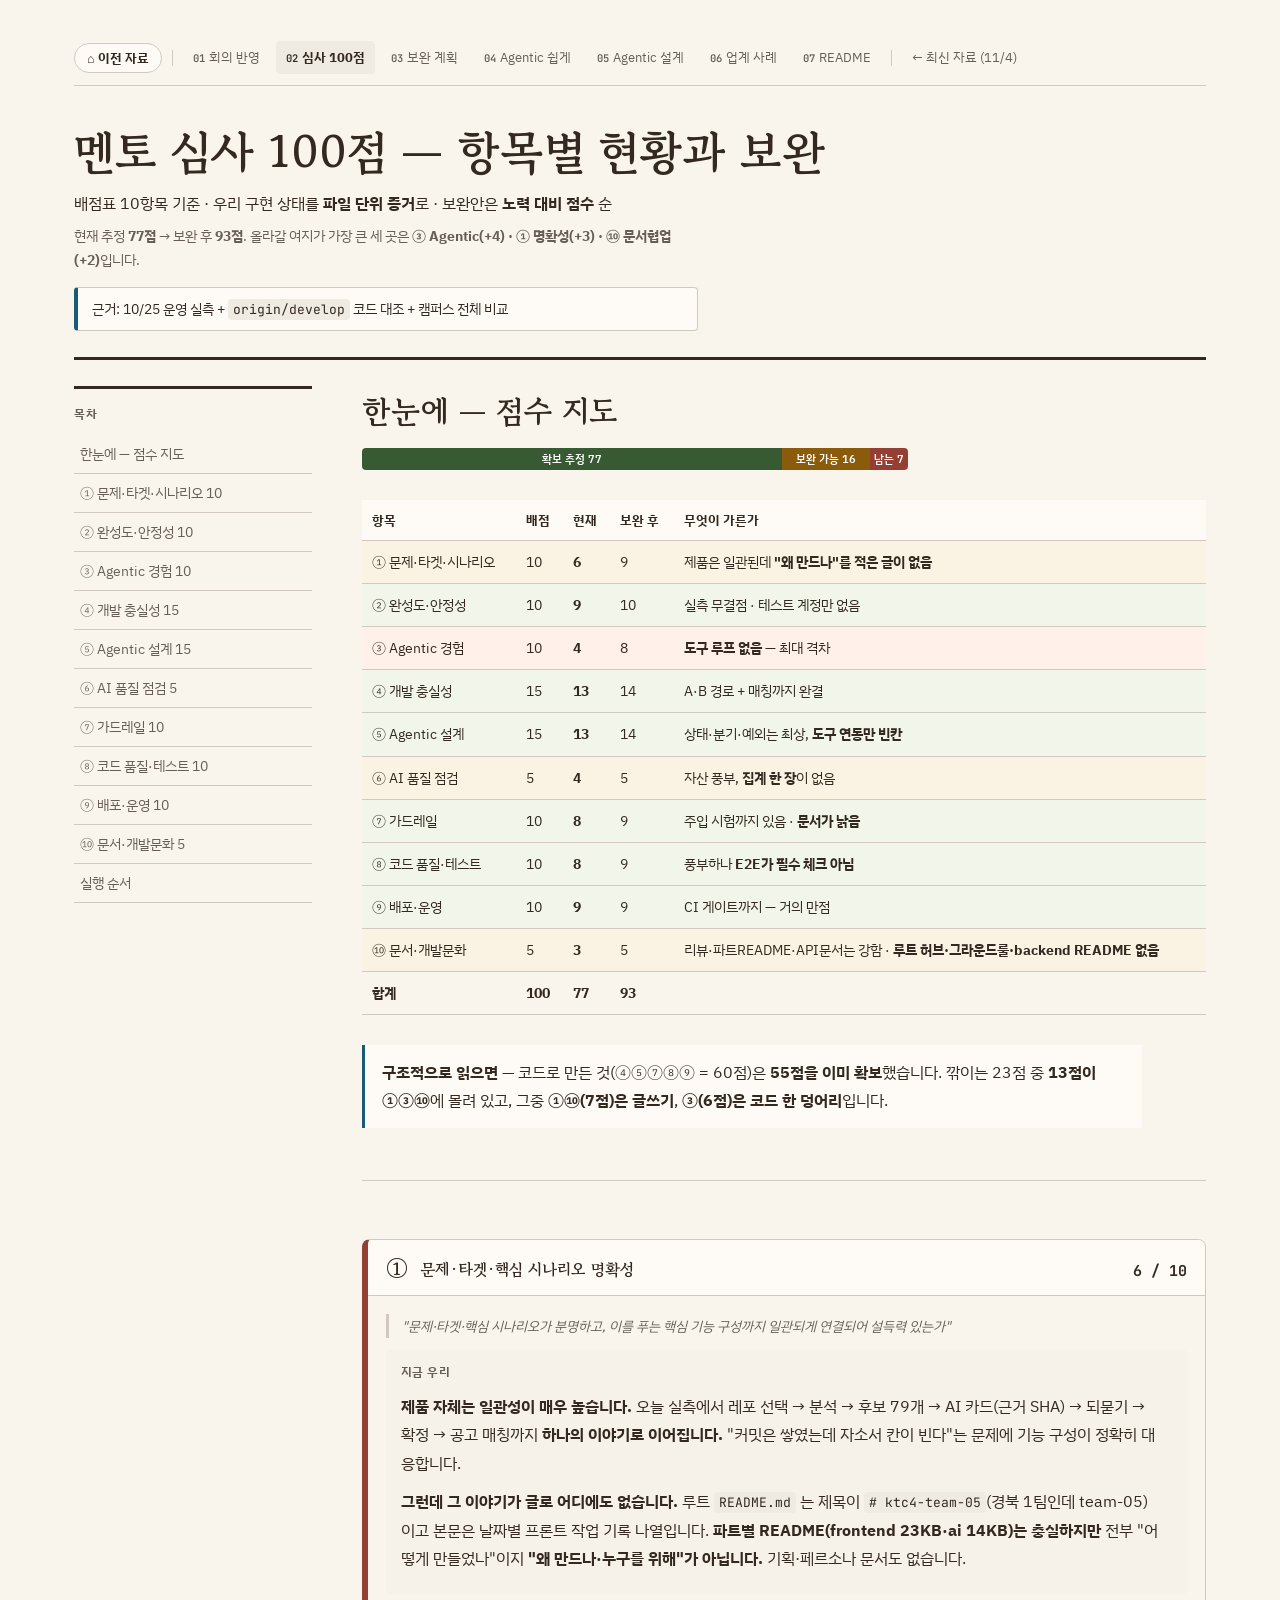
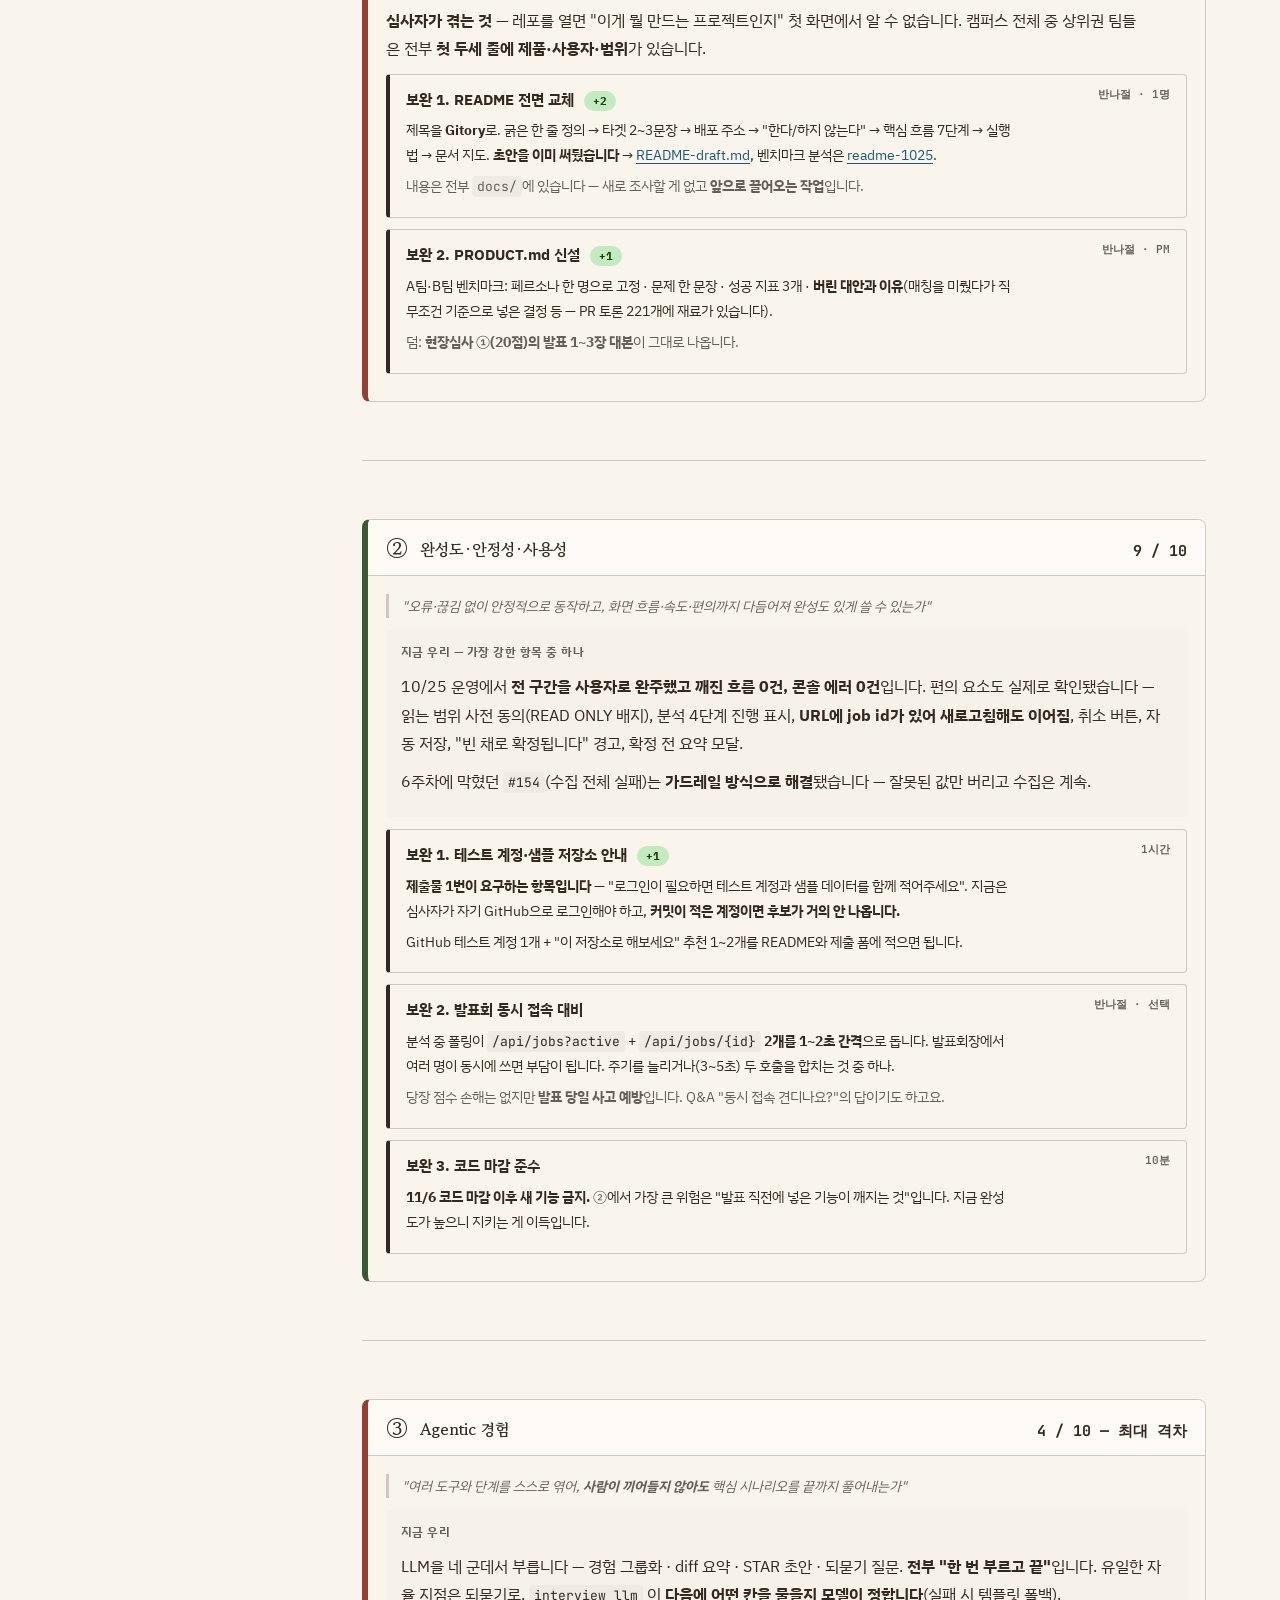
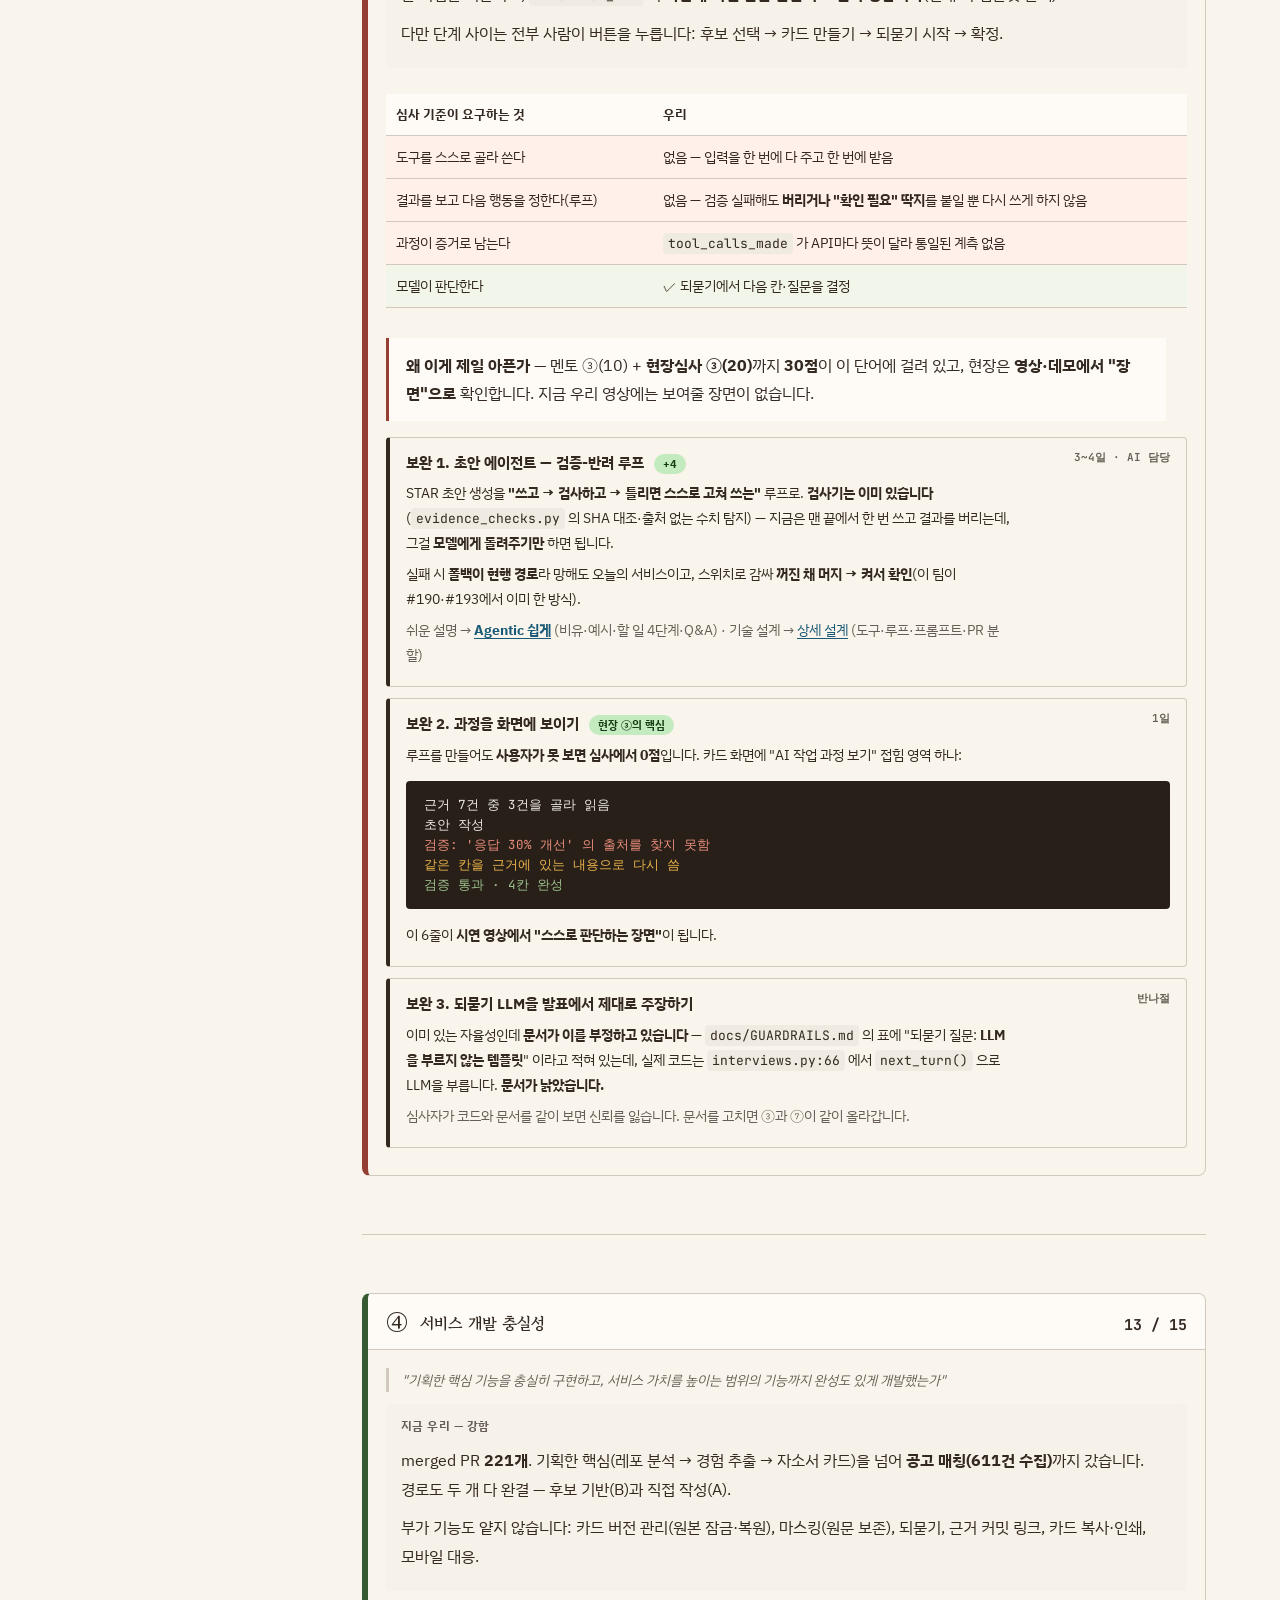
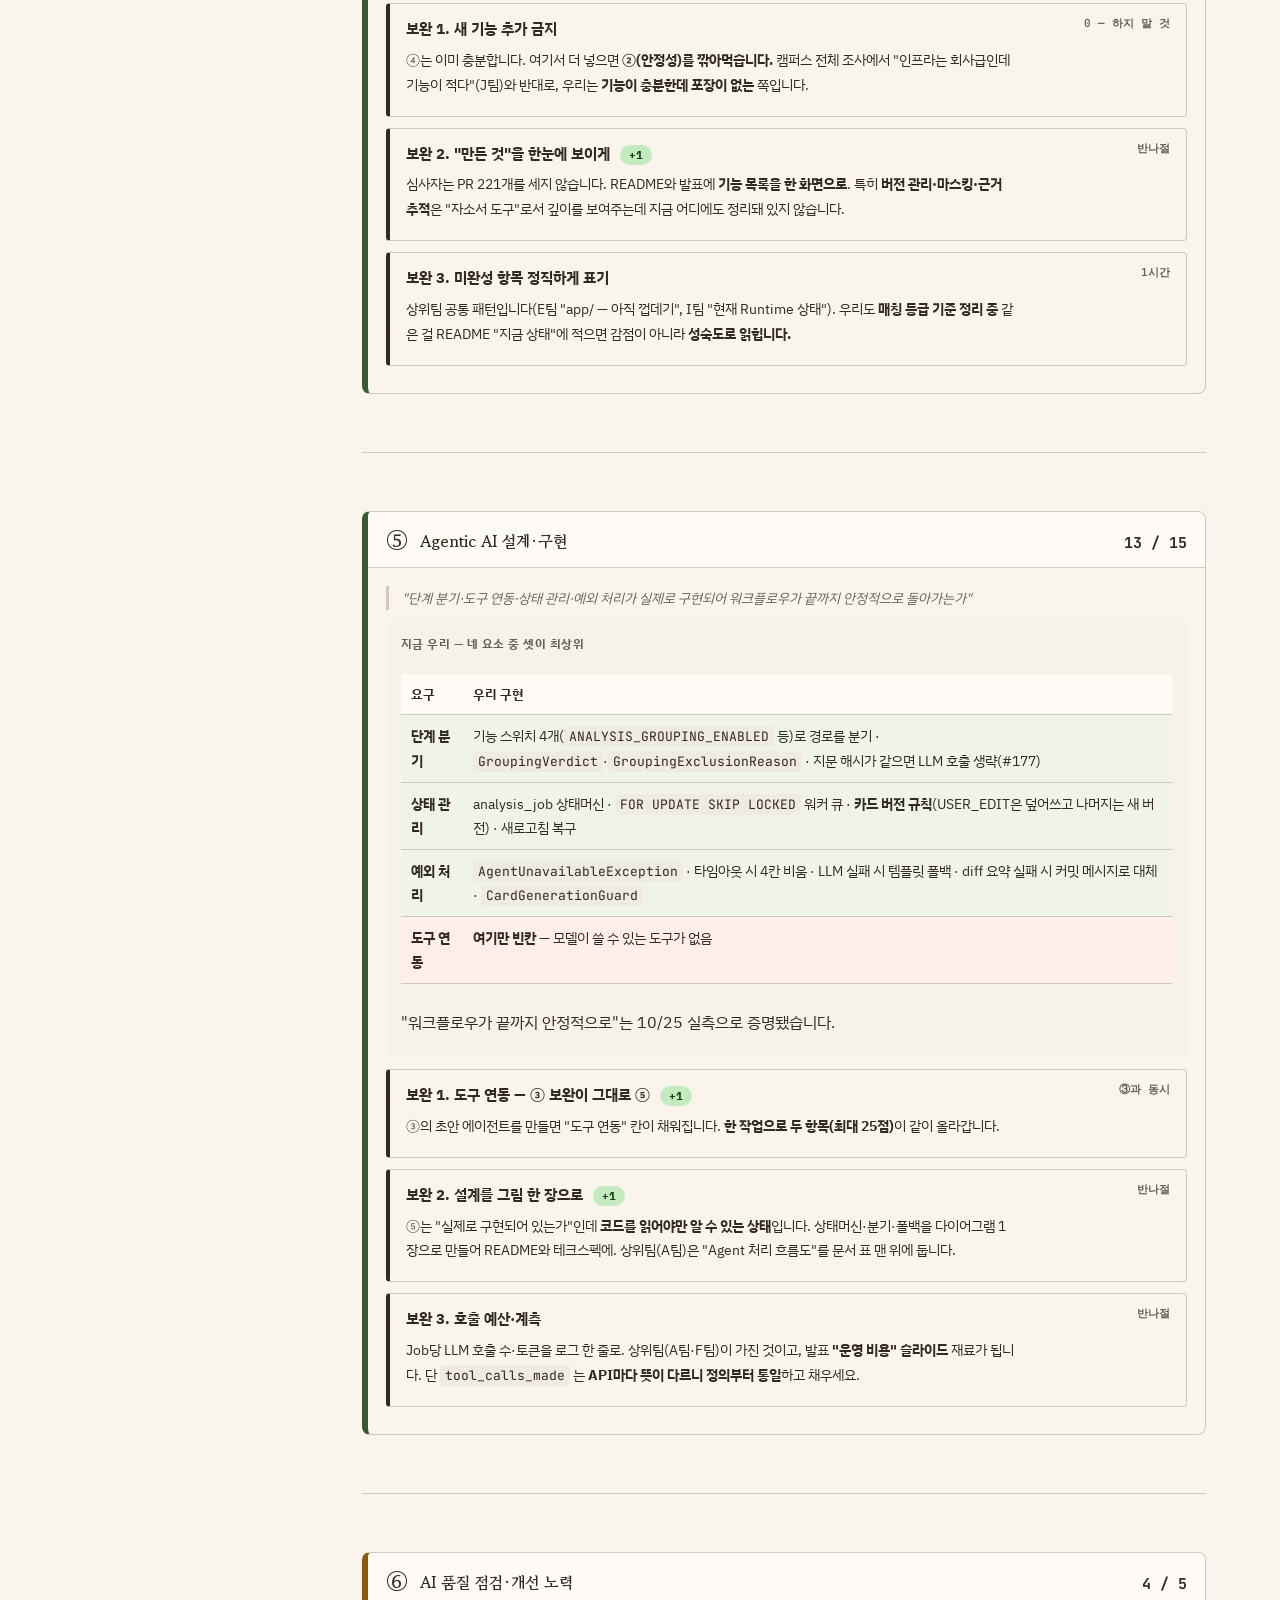
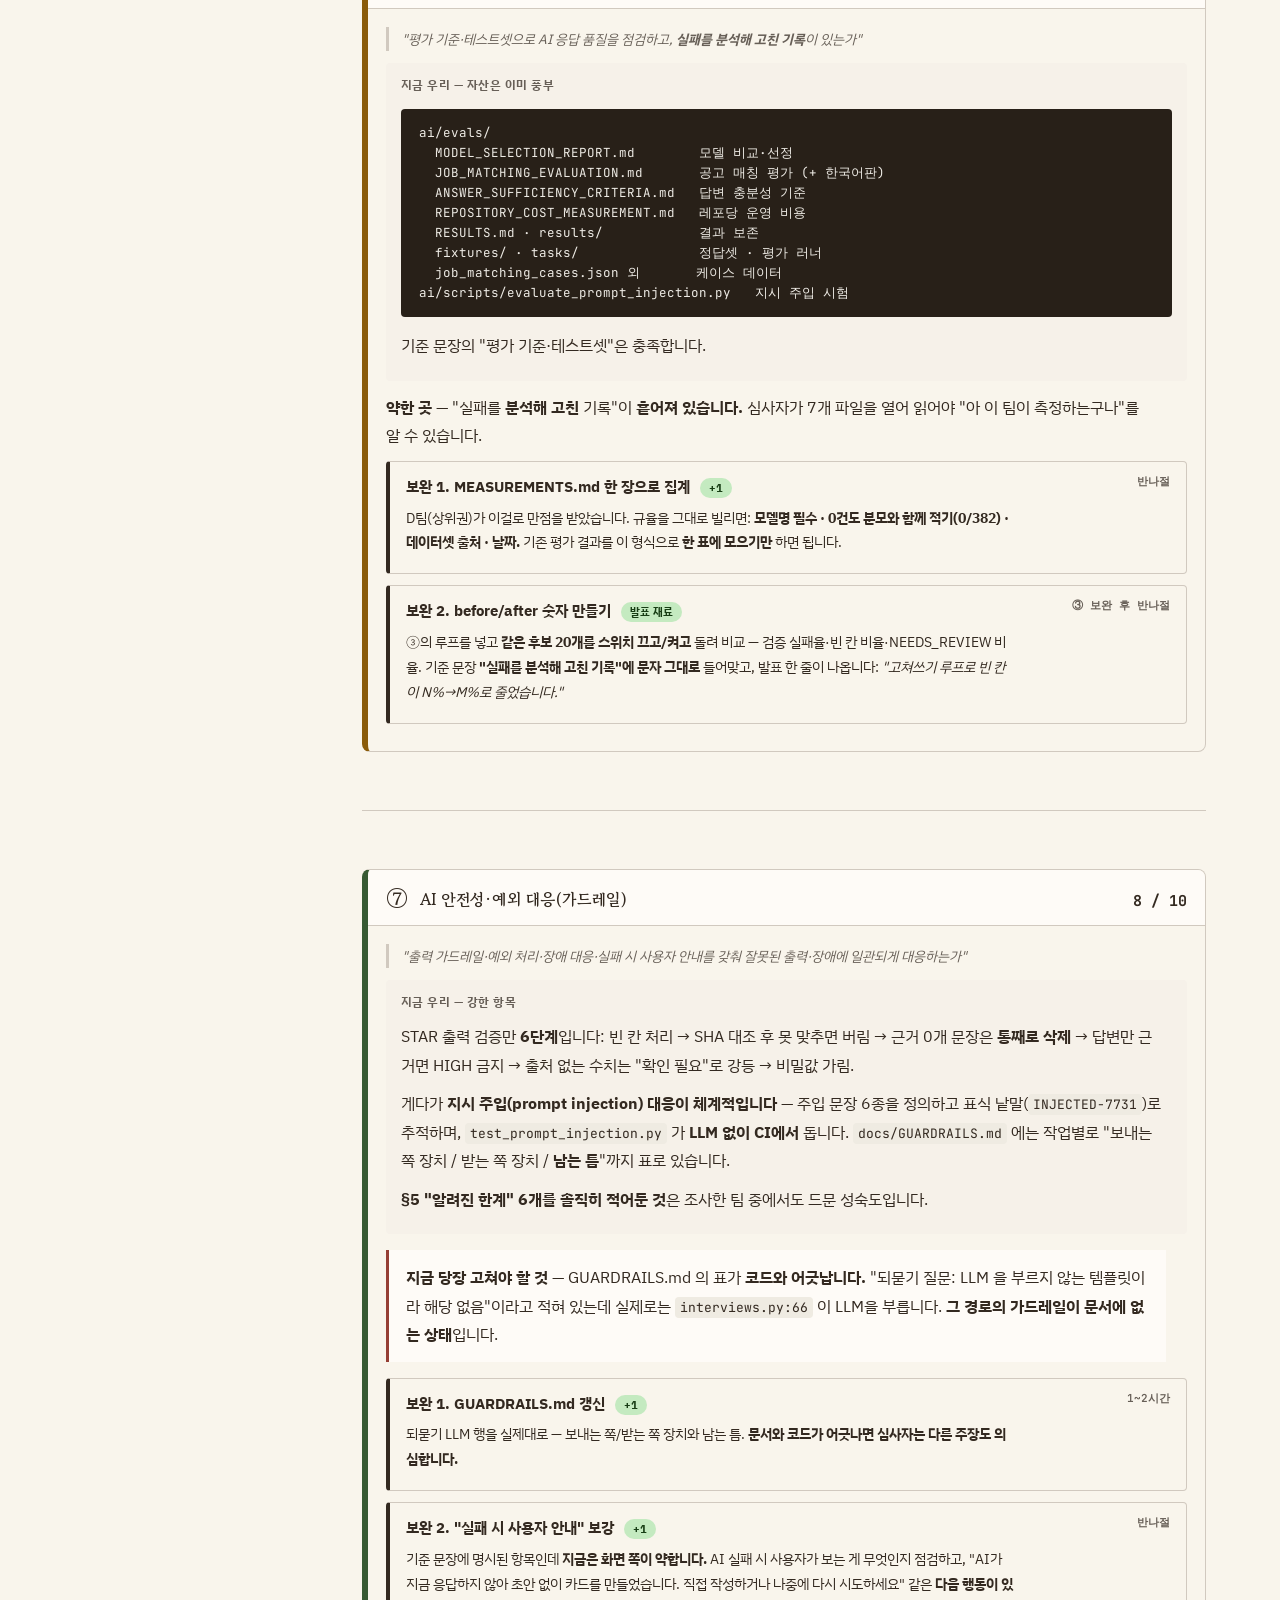
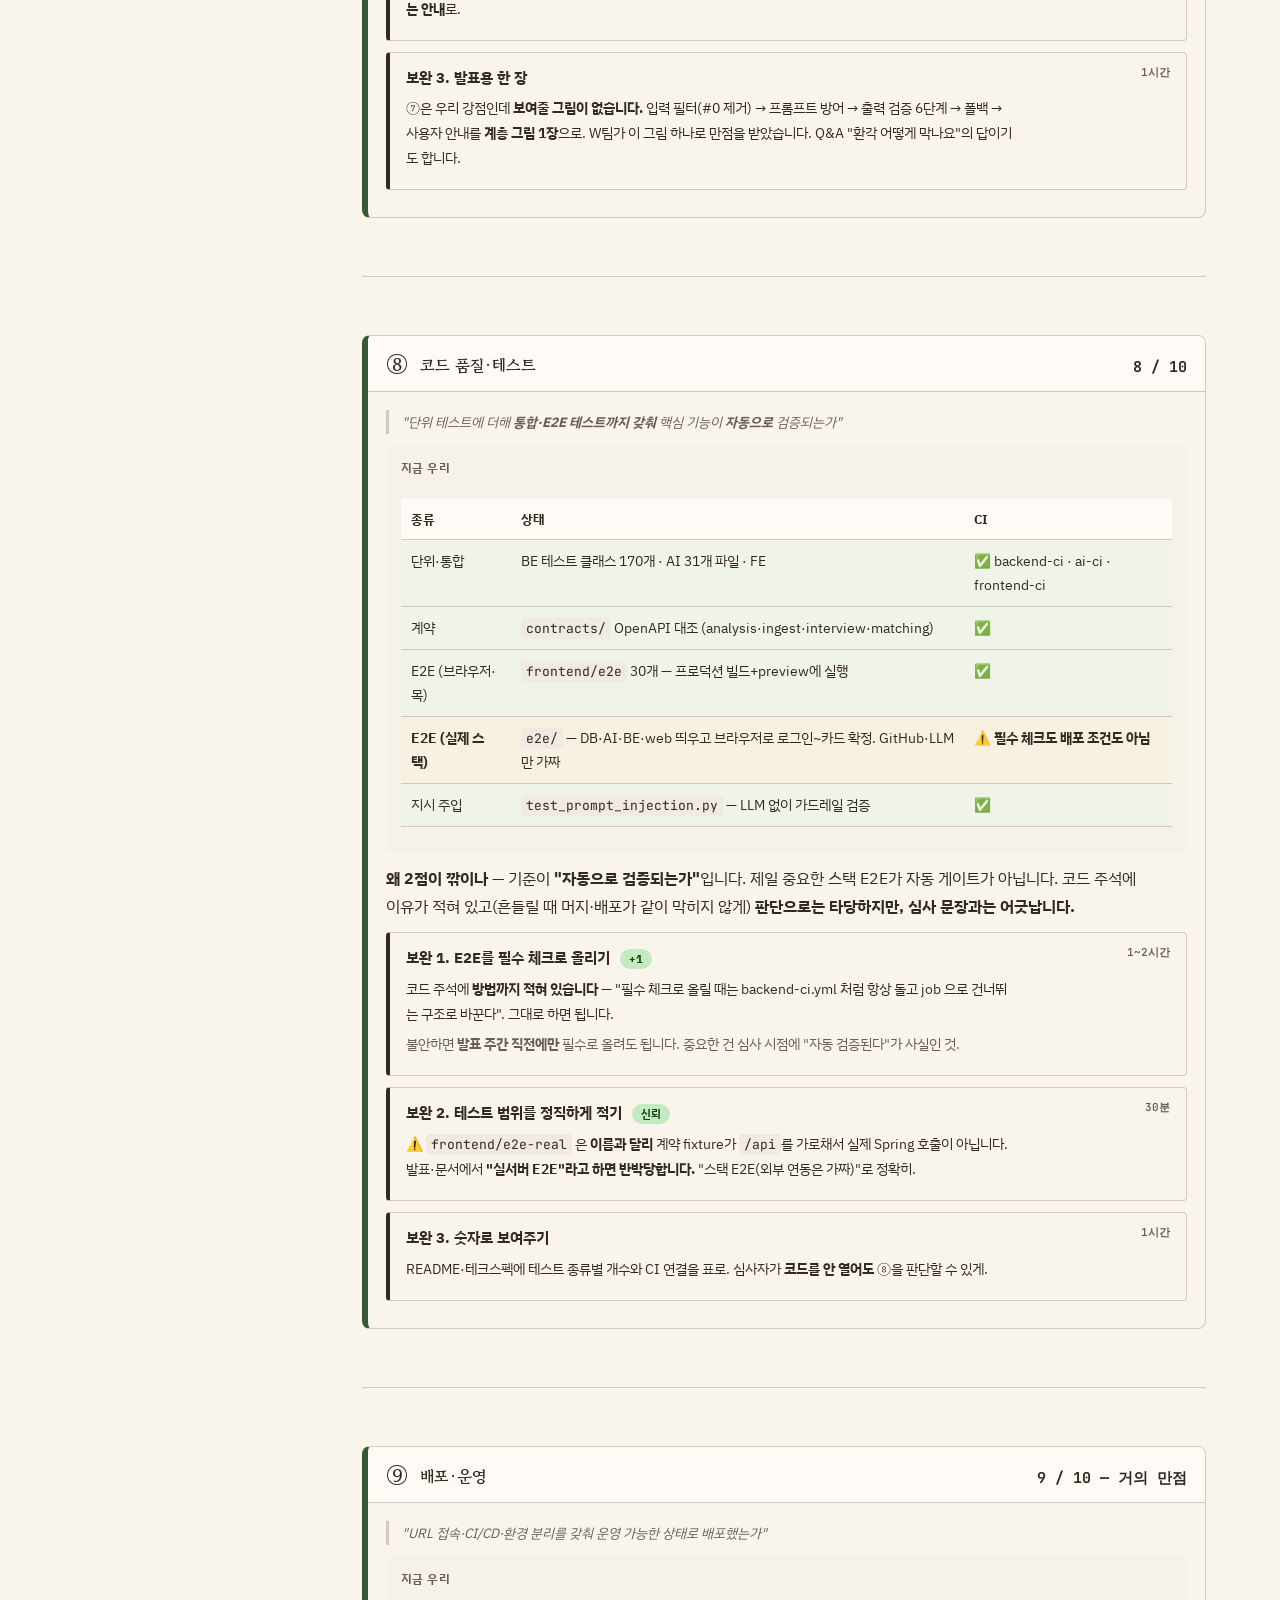
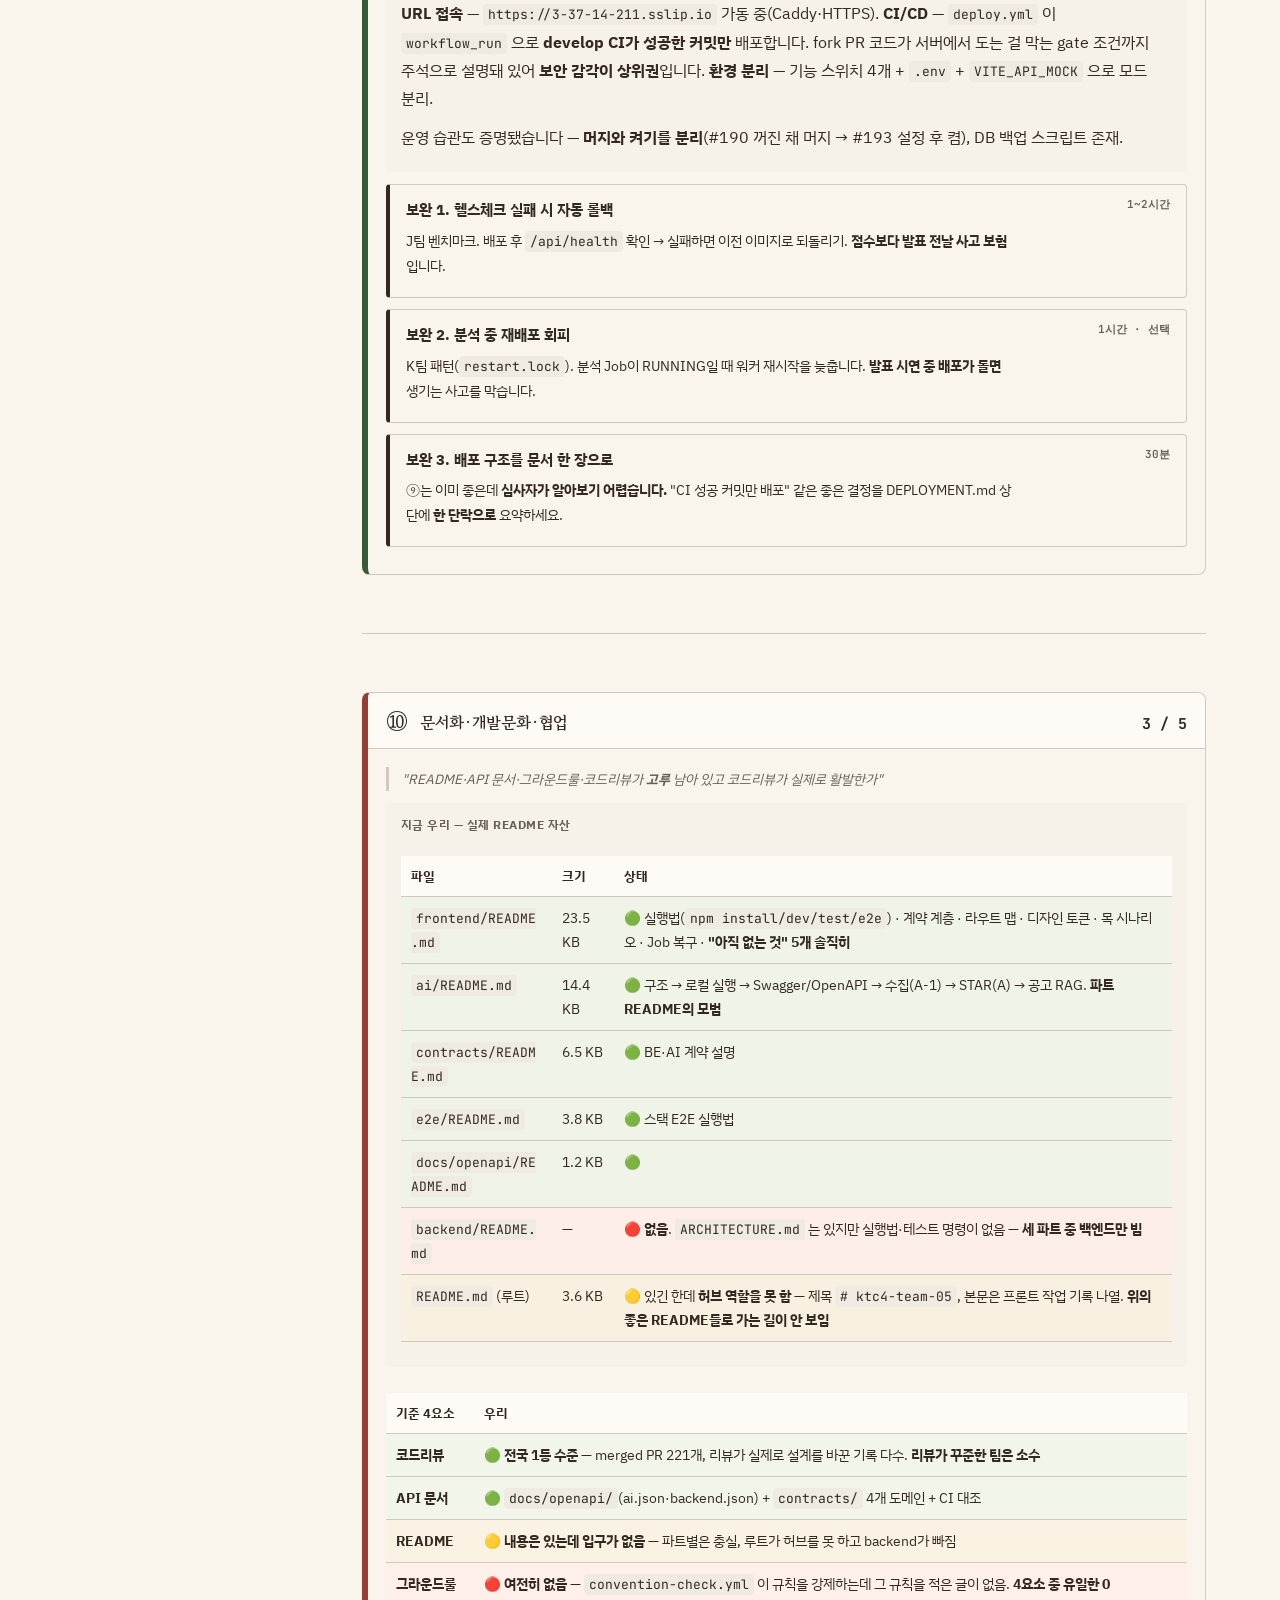
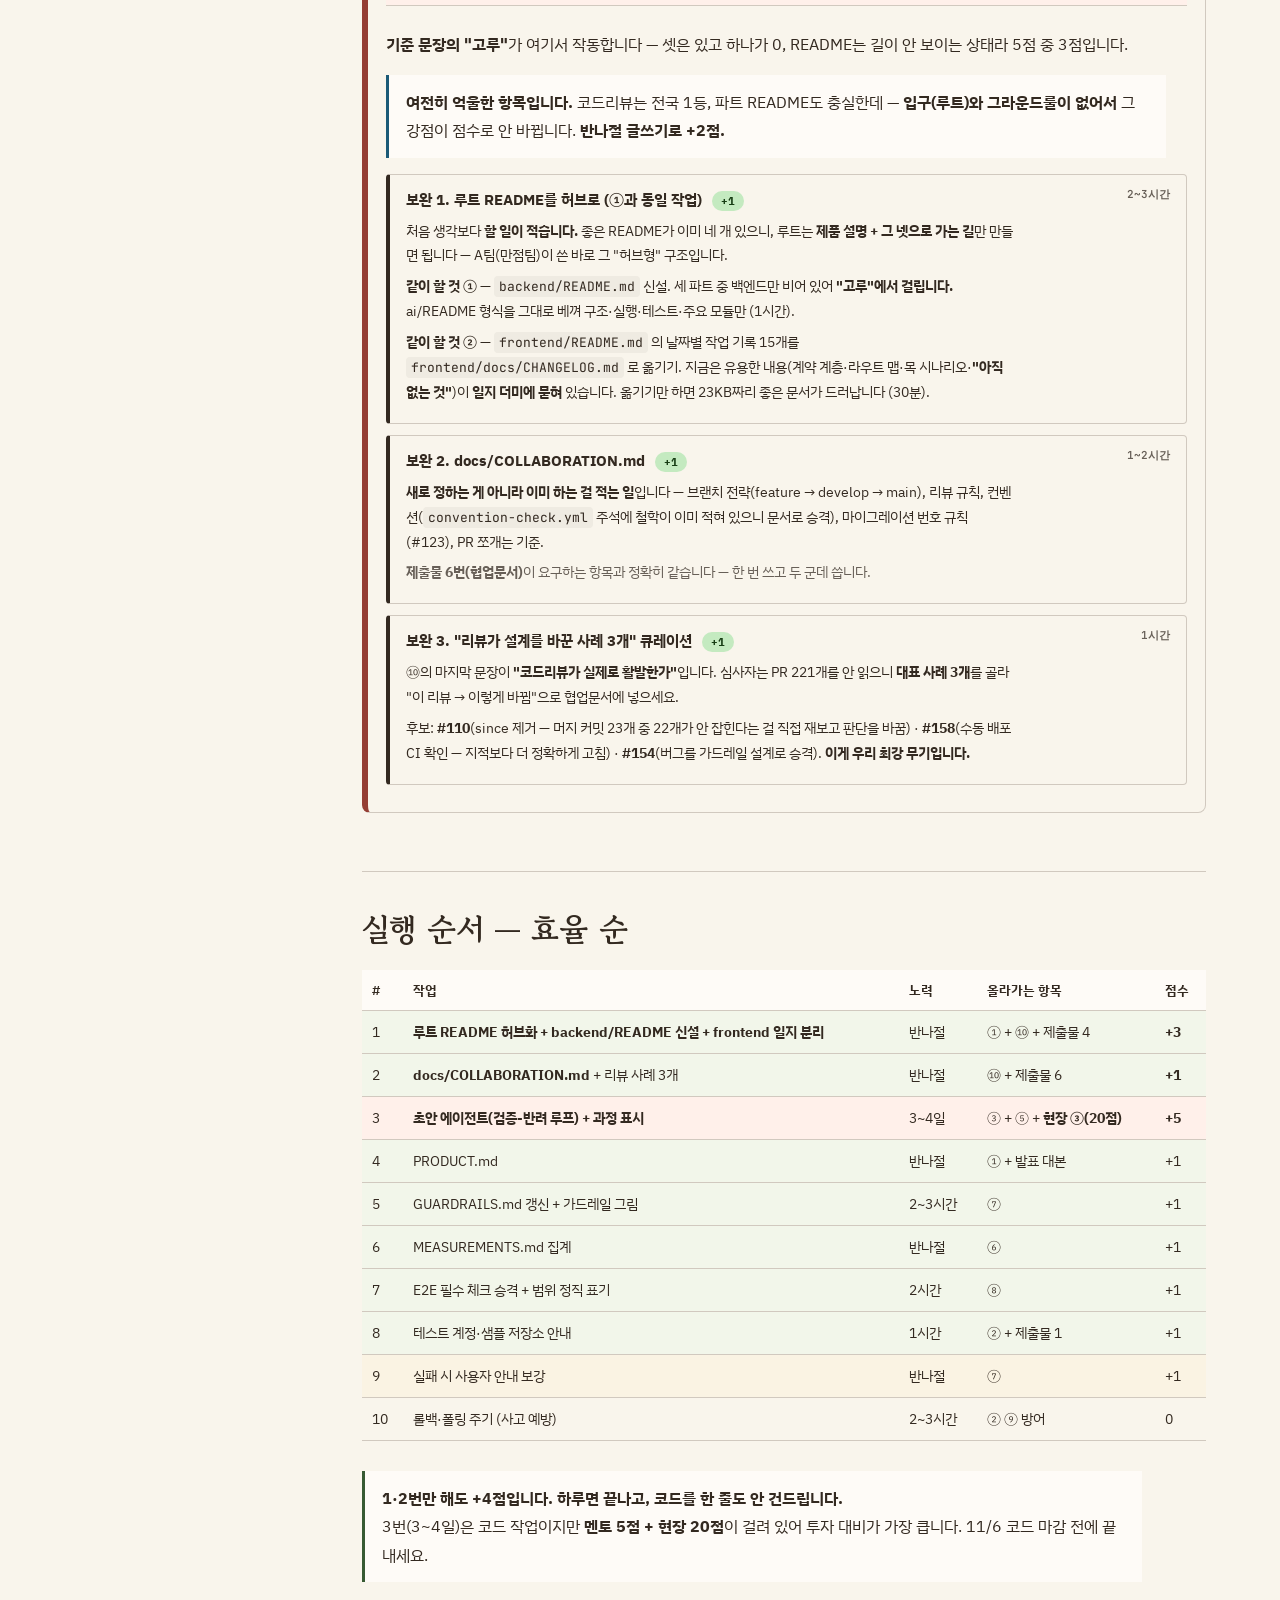
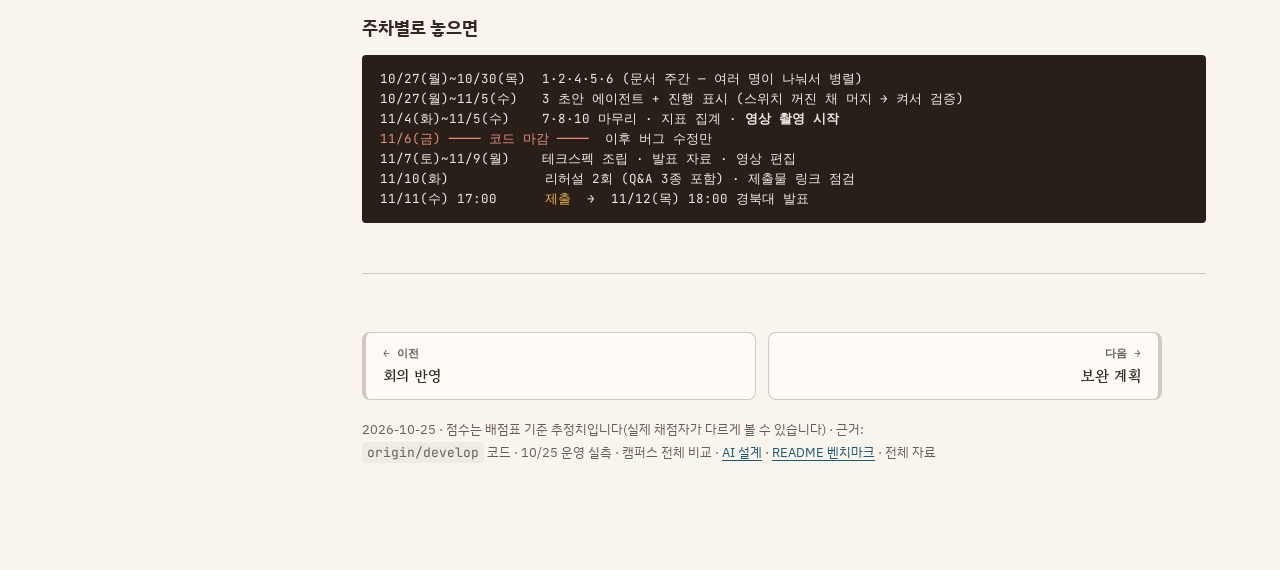
<file: rubric-1025.html>
<!doctype html>
<html lang="ko">
<head>
<meta charset="utf-8">
<meta name="viewport" content="width=device-width, initial-scale=1">
<title>멘토 심사 100점 — 항목별 현황과 보완</title>
<link rel="stylesheet" href="claude/tokens.css">
<link rel="stylesheet" href="claude/style.css">
<link rel="stylesheet" href="nav.css">
<style>
.item{border:1px solid var(--color-rule);border-radius:var(--radius-md);margin:22px 0;overflow:hidden}
.item>.hd{display:flex;align-items:baseline;gap:12px;padding:13px 18px;background:var(--color-surface);border-bottom:1px solid var(--color-rule);flex-wrap:wrap}
.item>.hd .no{font:700 20px var(--font-display)}
.item>.hd .nm{font:700 16px var(--font-display);flex:1}
.item>.hd .sc{font:700 15px var(--font-code)}
.item>.bd{padding:6px 18px 16px}
.item .crit{font-size:13.5px;color:var(--color-muted);font-style:italic;border-left:3px solid var(--color-rule);padding-left:13px;margin:12px 0}
.g-hi{border-left:6px solid var(--color-red)}
.g-md{border-left:6px solid var(--color-amber)}
.g-lo{border-left:6px solid var(--color-green)}
.now{background:oklch(96% 0.012 84);border-radius:var(--radius-sm);padding:11px 15px;margin:12px 0}
.now b.t{display:block;font-size:12px;letter-spacing:.04em;color:var(--color-muted);margin-bottom:6px}
.fix{border:1px solid var(--color-rule);border-left:4px solid var(--color-ink);border-radius:var(--radius-sm);padding:12px 16px;margin:11px 0;background:var(--color-paper)}
.fix .h{font-weight:700;font-size:14.5px;margin-bottom:6px}
.fix .cost{font:600 11px var(--font-code);color:var(--color-muted);float:right}
.fix p{margin:6px 0;font-size:14px}
.gain{display:inline-block;font:700 11px var(--font-body);background:oklch(90% 0.07 142);color:oklch(32% 0.08 142);padding:2px 9px;border-radius:999px;margin-left:6px}
.bar{display:flex;height:22px;border-radius:4px;overflow:hidden;margin:16px 0;font:600 11px var(--font-body);max-width:78ch}
.bar i{display:flex;align-items:center;justify-content:center;font-style:normal;color:#fff}
.b1{background:oklch(43% 0.075 142)}.b2{background:oklch(51% 0.105 73)}.b3{background:oklch(48% 0.12 29)}
</style>
</head>
<body>
<div class="wrap">

<nav class="docnav">
  <a class="home" href="before.html">⌂ 이전 자료</a>
  <span class="sep"></span>
  <a class="d" href="roadmap-1026.html"><span class="k">01</span>회의 반영</a>
  <a class="d on" href="rubric-1025.html"><span class="k">02</span>심사 100점</a>
  <a class="d" href="improve-1025.html"><span class="k">03</span>보완 계획</a>
  <a class="d" href="agentic-easy.html"><span class="k">04</span>Agentic 쉽게</a>
  <a class="d" href="agentic-1025.html"><span class="k">05</span>Agentic 설계</a>
  <a class="d" href="industry-1025.html"><span class="k">06</span>업계 사례</a>
  <a class="d" href="readme-1025.html"><span class="k">07</span>README</a>
  <span class="sep"></span>
  <a class="d" href="index.html">← 최신 자료 (11/4)</a>
</nav>

<header class="hero">
  <h1>멘토 심사 100점 — 항목별 현황과 보완</h1>
  <p class="context">배점표 10항목 기준 · 우리 구현 상태를 <b>파일 단위 증거</b>로 · 보완안은 <b>노력 대비 점수</b> 순</p>
  <p>현재 추정 <b>77점</b> → 보완 후 <b>93점</b>. 올라갈 여지가 가장 큰 세 곳은 <b>③ Agentic(+4) · ① 명확성(+3) · ⑩ 문서협업(+2)</b>입니다.</p>
  <p class="owner">근거: 10/25 운영 실측 + <code>origin/develop</code> 코드 대조 + 캠퍼스 전체 비교</p>
</header>

<nav class="toc">
  <b>목차</b>
  <a href="#s0">한눈에 — 점수 지도</a>
  <a href="#s1">① 문제·타겟·시나리오 10</a>
  <a href="#s2">② 완성도·안정성 10</a>
  <a href="#s3">③ Agentic 경험 10</a>
  <a href="#s4">④ 개발 충실성 15</a>
  <a href="#s5">⑤ Agentic 설계 15</a>
  <a href="#s6">⑥ AI 품질 점검 5</a>
  <a href="#s7">⑦ 가드레일 10</a>
  <a href="#s8">⑧ 코드 품질·테스트 10</a>
  <a href="#s9">⑨ 배포·운영 10</a>
  <a href="#s10">⑩ 문서·개발문화 5</a>
  <a href="#s11">실행 순서</a>
</nav>

<section id="s0">
  <h2>한눈에 — 점수 지도</h2>
  <div class="bar">
    <i class="b1" style="flex:77">확보 추정 77</i>
    <i class="b2" style="flex:16">보완 가능 16</i>
    <i class="b3" style="flex:7">남는 7</i>
  </div>
  <div class="tblw"><table>
    <tr><th>항목</th><th>배점</th><th>현재</th><th>보완 후</th><th>무엇이 가른가</th></tr>
    <tr class="warn"><td>① 문제·타겟·시나리오</td><td>10</td><td><b>6</b></td><td>9</td><td>제품은 일관된데 <b>"왜 만드나"를 적은 글이 없음</b></td></tr>
    <tr class="good"><td>② 완성도·안정성</td><td>10</td><td><b>9</b></td><td>10</td><td>실측 무결점 · 테스트 계정만 없음</td></tr>
    <tr class="bad"><td>③ Agentic 경험</td><td>10</td><td><b>4</b></td><td>8</td><td><b>도구 루프 없음</b> — 최대 격차</td></tr>
    <tr class="good"><td>④ 개발 충실성</td><td>15</td><td><b>13</b></td><td>14</td><td>A·B 경로 + 매칭까지 완결</td></tr>
    <tr class="good"><td>⑤ Agentic 설계</td><td>15</td><td><b>13</b></td><td>14</td><td>상태·분기·예외는 최상, <b>도구 연동만 빈칸</b></td></tr>
    <tr class="warn"><td>⑥ AI 품질 점검</td><td>5</td><td><b>4</b></td><td>5</td><td>자산 풍부, <b>집계 한 장</b>이 없음</td></tr>
    <tr class="good"><td>⑦ 가드레일</td><td>10</td><td><b>8</b></td><td>9</td><td>주입 시험까지 있음 · <b>문서가 낡음</b></td></tr>
    <tr class="good"><td>⑧ 코드 품질·테스트</td><td>10</td><td><b>8</b></td><td>9</td><td>풍부하나 <b>E2E가 필수 체크 아님</b></td></tr>
    <tr class="good"><td>⑨ 배포·운영</td><td>10</td><td><b>9</b></td><td>9</td><td>CI 게이트까지 — 거의 만점</td></tr>
    <tr class="warn"><td>⑩ 문서·개발문화</td><td>5</td><td><b>3</b></td><td>5</td><td>리뷰·파트README·API문서는 강함 · <b>루트 허브·그라운드룰·backend README 없음</b></td></tr>
    <tr><td><b>합계</b></td><td><b>100</b></td><td><b>77</b></td><td><b>93</b></td><td></td></tr>
  </table></div>
  <div class="note b"><p><b>구조적으로 읽으면</b> — 코드로 만든 것(④⑤⑦⑧⑨ = 60점)은 <b>55점을 이미 확보</b>했습니다. 깎이는 23점 중 <b>13점이 ①③⑩</b>에 몰려 있고, 그중 <b>①⑩(7점)은 글쓰기</b>, <b>③(6점)은 코드 한 덩어리</b>입니다.</p></div>
</section>

<section id="s1">
  <div class="item g-hi">
    <div class="hd"><span class="no">①</span><span class="nm">문제·타겟·핵심 시나리오 명확성</span><span class="sc">6 / 10</span></div>
    <div class="bd">
      <p class="crit">"문제·타겟·핵심 시나리오가 분명하고, 이를 푸는 핵심 기능 구성까지 일관되게 연결되어 설득력 있는가"</p>

      <div class="now"><b class="t">지금 우리</b>
      <p><b>제품 자체는 일관성이 매우 높습니다.</b> 오늘 실측에서 레포 선택 → 분석 → 후보 79개 → AI 카드(근거 SHA) → 되묻기 → 확정 → 공고 매칭까지 <b>하나의 이야기로 이어집니다.</b> "커밋은 쌓였는데 자소서 칸이 빈다"는 문제에 기능 구성이 정확히 대응합니다.</p>
      <p><b>그런데 그 이야기가 글로 어디에도 없습니다.</b> 루트 <code>README.md</code> 는 제목이 <code># ktc4-team-05</code>(경북 1팀인데 team-05)이고 본문은 날짜별 프론트 작업 기록 나열입니다. <b>파트별 README(frontend 23KB·ai 14KB)는 충실하지만</b> 전부 "어떻게 만들었나"이지 <b>"왜 만드나·누구를 위해"가 아닙니다.</b> 기획·페르소나 문서도 없습니다.</p></div>

      <p><b>심사자가 겪는 것</b> — 레포를 열면 "이게 뭘 만드는 프로젝트인지" 첫 화면에서 알 수 없습니다. 캠퍼스 전체 중 상위권 팀들은 전부 <b>첫 두세 줄에 제품·사용자·범위</b>가 있습니다.</p>

      <div class="fix"><span class="cost">반나절 · 1명</span><div class="h">보완 1. README 전면 교체 <span class="gain">+2</span></div>
        <p>제목을 <b>Gitory</b>로. 굵은 한 줄 정의 → 타겟 2~3문장 → 배포 주소 → "한다/하지 않는다" → 핵심 흐름 7단계 → 실행법 → 문서 지도. <b>초안을 이미 써뒀습니다</b> → <a href="README-draft.md">README-draft.md</a>, 벤치마크 분석은 <a href="readme-1025.html">readme-1025</a>.</p>
        <p class="kicker">내용은 전부 <code>docs/</code>에 있습니다 — 새로 조사할 게 없고 <b>앞으로 끌어오는 작업</b>입니다.</p>
      </div>

      <div class="fix"><span class="cost">반나절 · PM</span><div class="h">보완 2. PRODUCT.md 신설 <span class="gain">+1</span></div>
        <p>A팀·B팀 벤치마크: 페르소나 한 명으로 고정 · 문제 한 문장 · 성공 지표 3개 · <b>버린 대안과 이유</b>(매칭을 미뤘다가 직무조건 기준으로 넣은 결정 등 — PR 토론 221개에 재료가 있습니다).</p>
        <p class="kicker">덤: <b>현장심사 ①(20점)의 발표 1~3장 대본</b>이 그대로 나옵니다.</p>
      </div>
    </div>
  </div>
</section>

<section id="s2">
  <div class="item g-lo">
    <div class="hd"><span class="no">②</span><span class="nm">완성도·안정성·사용성</span><span class="sc">9 / 10</span></div>
    <div class="bd">
      <p class="crit">"오류·끊김 없이 안정적으로 동작하고, 화면 흐름·속도·편의까지 다듬어져 완성도 있게 쓸 수 있는가"</p>

      <div class="now"><b class="t">지금 우리 — 가장 강한 항목 중 하나</b>
      <p>10/25 운영에서 <b>전 구간을 사용자로 완주했고 깨진 흐름 0건, 콘솔 에러 0건</b>입니다. 편의 요소도 실제로 확인됐습니다 — 읽는 범위 사전 동의(READ ONLY 배지), 분석 4단계 진행 표시, <b>URL에 job id가 있어 새로고침해도 이어짐</b>, 취소 버튼, 자동 저장, "빈 채로 확정됩니다" 경고, 확정 전 요약 모달.</p>
      <p>6주차에 막혔던 <code>#154</code>(수집 전체 실패)는 <b>가드레일 방식으로 해결</b>됐습니다 — 잘못된 값만 버리고 수집은 계속.</p></div>

      <div class="fix"><span class="cost">1시간</span><div class="h">보완 1. 테스트 계정·샘플 저장소 안내 <span class="gain">+1</span></div>
        <p><b>제출물 1번이 요구하는 항목입니다</b> — "로그인이 필요하면 테스트 계정과 샘플 데이터를 함께 적어주세요". 지금은 심사자가 자기 GitHub으로 로그인해야 하고, <b>커밋이 적은 계정이면 후보가 거의 안 나옵니다.</b></p>
        <p>GitHub 테스트 계정 1개 + "이 저장소로 해보세요" 추천 1~2개를 README와 제출 폼에 적으면 됩니다.</p>
      </div>

      <div class="fix"><span class="cost">반나절 · 선택</span><div class="h">보완 2. 발표회 동시 접속 대비</div>
        <p>분석 중 폴링이 <code>/api/jobs?active</code> + <code>/api/jobs/{id}</code> <b>2개를 1~2초 간격</b>으로 돕니다. 발표회장에서 여러 명이 동시에 쓰면 부담이 됩니다. 주기를 늘리거나(3~5초) 두 호출을 합치는 것 중 하나.</p>
        <p class="kicker">당장 점수 손해는 없지만 <b>발표 당일 사고 예방</b>입니다. Q&A "동시 접속 견디나요?"의 답이기도 하고요.</p>
      </div>

      <div class="fix"><span class="cost">10분</span><div class="h">보완 3. 코드 마감 준수</div>
        <p><b>11/6 코드 마감 이후 새 기능 금지.</b> ②에서 가장 큰 위험은 "발표 직전에 넣은 기능이 깨지는 것"입니다. 지금 완성도가 높으니 지키는 게 이득입니다.</p>
      </div>
    </div>
  </div>
</section>

<section id="s3">
  <div class="item g-hi">
    <div class="hd"><span class="no">③</span><span class="nm">Agentic 경험</span><span class="sc">4 / 10 — 최대 격차</span></div>
    <div class="bd">
      <p class="crit">"여러 도구와 단계를 스스로 엮어, <b>사람이 끼어들지 않아도</b> 핵심 시나리오를 끝까지 풀어내는가"</p>

      <div class="now"><b class="t">지금 우리</b>
      <p>LLM을 네 군데서 부릅니다 — 경험 그룹화 · diff 요약 · STAR 초안 · 되묻기 질문. <b>전부 "한 번 부르고 끝"</b>입니다. 유일한 자율 지점은 되묻기로, <code>interview_llm</code> 이 <b>다음에 어떤 칸을 물을지 모델이 정합니다</b>(실패 시 템플릿 폴백).</p>
      <p>다만 단계 사이는 전부 사람이 버튼을 누릅니다: 후보 선택 → 카드 만들기 → 되묻기 시작 → 확정.</p></div>

      <div class="tblw"><table>
        <tr><th>심사 기준이 요구하는 것</th><th>우리</th></tr>
        <tr class="bad"><td>도구를 스스로 골라 쓴다</td><td>없음 — 입력을 한 번에 다 주고 한 번에 받음</td></tr>
        <tr class="bad"><td>결과를 보고 다음 행동을 정한다(루프)</td><td>없음 — 검증 실패해도 <b>버리거나 "확인 필요" 딱지</b>를 붙일 뿐 다시 쓰게 하지 않음</td></tr>
        <tr class="bad"><td>과정이 증거로 남는다</td><td><code>tool_calls_made</code> 가 API마다 뜻이 달라 통일된 계측 없음</td></tr>
        <tr class="good"><td>모델이 판단한다</td><td>✓ 되묻기에서 다음 칸·질문을 결정</td></tr>
      </table></div>

      <div class="note r"><p><b>왜 이게 제일 아픈가</b> — 멘토 ③(10) + <b>현장심사 ③(20)</b>까지 <b>30점</b>이 이 단어에 걸려 있고, 현장은 <b>영상·데모에서 "장면"으로</b> 확인합니다. 지금 우리 영상에는 보여줄 장면이 없습니다.</p></div>

      <div class="fix"><span class="cost">3~4일 · AI 담당</span><div class="h">보완 1. 초안 에이전트 — 검증-반려 루프 <span class="gain">+4</span></div>
        <p>STAR 초안 생성을 <b>"쓰고 → 검사하고 → 틀리면 스스로 고쳐 쓰는"</b> 루프로. <b>검사기는 이미 있습니다</b>(<code>evidence_checks.py</code> 의 SHA 대조·출처 없는 수치 탐지) — 지금은 맨 끝에서 한 번 쓰고 결과를 버리는데, 그걸 <b>모델에게 돌려주기만</b> 하면 됩니다.</p>
        <p>실패 시 <b>폴백이 현행 경로</b>라 망해도 오늘의 서비스이고, 스위치로 감싸 <b>꺼진 채 머지 → 켜서 확인</b>(이 팀이 #190·#193에서 이미 한 방식).</p>
        <p class="kicker">쉬운 설명 → <a href="agentic-easy.html"><b>Agentic 쉽게</b></a> (비유·예시·할 일 4단계·Q&amp;A) · 기술 설계 → <a href="agentic-1025.html">상세 설계</a> (도구·루프·프롬프트·PR 분할)</p>
      </div>

      <div class="fix"><span class="cost">1일</span><div class="h">보완 2. 과정을 화면에 보이기 <span class="gain">현장 ③의 핵심</span></div>
        <p>루프를 만들어도 <b>사용자가 못 보면 심사에서 0점</b>입니다. 카드 화면에 "AI 작업 과정 보기" 접힘 영역 하나:</p>
        <pre>근거 7건 중 3건을 골라 읽음
초안 작성
<span class="bad">검증: '응답 30% 개선' 의 출처를 찾지 못함</span>
<span class="hi">같은 칸을 근거에 있는 내용으로 다시 씀</span>
<span class="ok">검증 통과 · 4칸 완성</span></pre>
        <p>이 6줄이 <b>시연 영상에서 "스스로 판단하는 장면"</b>이 됩니다.</p>
      </div>

      <div class="fix"><span class="cost">반나절</span><div class="h">보완 3. 되묻기 LLM을 발표에서 제대로 주장하기</div>
        <p>이미 있는 자율성인데 <b>문서가 이를 부정하고 있습니다</b> — <code>docs/GUARDRAILS.md</code> 의 표에 "되묻기 질문: <b>LLM 을 부르지 않는 템플릿</b>" 이라고 적혀 있는데, 실제 코드는 <code>interviews.py:66</code> 에서 <code>next_turn()</code> 으로 LLM을 부릅니다. <b>문서가 낡았습니다.</b></p>
        <p class="kicker">심사자가 코드와 문서를 같이 보면 신뢰를 잃습니다. 문서를 고치면 ③과 ⑦이 같이 올라갑니다.</p>
      </div>
    </div>
  </div>
</section>

<section id="s4">
  <div class="item g-lo">
    <div class="hd"><span class="no">④</span><span class="nm">서비스 개발 충실성</span><span class="sc">13 / 15</span></div>
    <div class="bd">
      <p class="crit">"기획한 핵심 기능을 충실히 구현하고, 서비스 가치를 높이는 범위의 기능까지 완성도 있게 개발했는가"</p>

      <div class="now"><b class="t">지금 우리 — 강함</b>
      <p>merged PR <b>221개</b>. 기획한 핵심(레포 분석 → 경험 추출 → 자소서 카드)을 넘어 <b>공고 매칭(611건 수집)</b>까지 갔습니다. 경로도 두 개 다 완결 — 후보 기반(B)과 직접 작성(A).</p>
      <p>부가 기능도 얕지 않습니다: 카드 버전 관리(원본 잠금·복원), 마스킹(원문 보존), 되묻기, 근거 커밋 링크, 카드 복사·인쇄, 모바일 대응.</p></div>

      <div class="fix"><span class="cost">0 — 하지 말 것</span><div class="h">보완 1. 새 기능 추가 금지</div>
        <p>④는 이미 충분합니다. 여기서 더 넣으면 <b>②(안정성)를 깎아먹습니다.</b> 캠퍼스 전체 조사에서 "인프라는 회사급인데 기능이 적다"(J팀)와 반대로, 우리는 <b>기능이 충분한데 포장이 없는</b> 쪽입니다.</p>
      </div>

      <div class="fix"><span class="cost">반나절</span><div class="h">보완 2. "만든 것"을 한눈에 보이게 <span class="gain">+1</span></div>
        <p>심사자는 PR 221개를 세지 않습니다. README와 발표에 <b>기능 목록을 한 화면으로</b>. 특히 <b>버전 관리·마스킹·근거 추적</b>은 "자소서 도구"로서 깊이를 보여주는데 지금 어디에도 정리돼 있지 않습니다.</p>
      </div>

      <div class="fix"><span class="cost">1시간</span><div class="h">보완 3. 미완성 항목 정직하게 표기</div>
        <p>상위팀 공통 패턴입니다(E팀 "app/ — 아직 껍데기", I팀 "현재 Runtime 상태"). 우리도 <b>매칭 등급 기준 정리 중</b> 같은 걸 README "지금 상태"에 적으면 감점이 아니라 <b>성숙도로 읽힙니다.</b></p>
      </div>
    </div>
  </div>
</section>

<section id="s5">
  <div class="item g-lo">
    <div class="hd"><span class="no">⑤</span><span class="nm">Agentic AI 설계·구현</span><span class="sc">13 / 15</span></div>
    <div class="bd">
      <p class="crit">"단계 분기·도구 연동·상태 관리·예외 처리가 실제로 구현되어 워크플로우가 끝까지 안정적으로 돌아가는가"</p>

      <div class="now"><b class="t">지금 우리 — 네 요소 중 셋이 최상위</b>
      <div class="tblw"><table>
        <tr><th>요구</th><th>우리 구현</th></tr>
        <tr class="good"><td><b>단계 분기</b></td><td>기능 스위치 4개(<code>ANALYSIS_GROUPING_ENABLED</code> 등)로 경로를 분기 · <code>GroupingVerdict</code>·<code>GroupingExclusionReason</code> · 지문 해시가 같으면 LLM 호출 생략(#177)</td></tr>
        <tr class="good"><td><b>상태 관리</b></td><td>analysis_job 상태머신 · <code>FOR UPDATE SKIP LOCKED</code> 워커 큐 · <b>카드 버전 규칙</b>(USER_EDIT은 덮어쓰고 나머지는 새 버전) · 새로고침 복구</td></tr>
        <tr class="good"><td><b>예외 처리</b></td><td><code>AgentUnavailableException</code> · 타임아웃 시 4칸 비움 · LLM 실패 시 템플릿 폴백 · diff 요약 실패 시 커밋 메시지로 대체 · <code>CardGenerationGuard</code></td></tr>
        <tr class="bad"><td><b>도구 연동</b></td><td><b>여기만 빈칸</b> — 모델이 쓸 수 있는 도구가 없음</td></tr>
      </table></div>
      <p>"워크플로우가 끝까지 안정적으로"는 10/25 실측으로 증명됐습니다.</p></div>

      <div class="fix"><span class="cost">③과 동시</span><div class="h">보완 1. 도구 연동 — ③ 보완이 그대로 ⑤ <span class="gain">+1</span></div>
        <p>③의 초안 에이전트를 만들면 "도구 연동" 칸이 채워집니다. <b>한 작업으로 두 항목(최대 25점)</b>이 같이 올라갑니다.</p>
      </div>

      <div class="fix"><span class="cost">반나절</span><div class="h">보완 2. 설계를 그림 한 장으로 <span class="gain">+1</span></div>
        <p>⑤는 "실제로 구현되어 있는가"인데 <b>코드를 읽어야만 알 수 있는 상태</b>입니다. 상태머신·분기·폴백을 다이어그램 1장으로 만들어 README와 테크스펙에. 상위팀(A팀)은 "Agent 처리 흐름도"를 문서 표 맨 위에 둡니다.</p>
      </div>

      <div class="fix"><span class="cost">반나절</span><div class="h">보완 3. 호출 예산·계측</div>
        <p>Job당 LLM 호출 수·토큰을 로그 한 줄로. 상위팀(A팀·F팀)이 가진 것이고, 발표 <b>"운영 비용" 슬라이드</b> 재료가 됩니다. 단 <code>tool_calls_made</code> 는 <b>API마다 뜻이 다르니 정의부터 통일</b>하고 채우세요.</p>
      </div>
    </div>
  </div>
</section>

<section id="s6">
  <div class="item g-md">
    <div class="hd"><span class="no">⑥</span><span class="nm">AI 품질 점검·개선 노력</span><span class="sc">4 / 5</span></div>
    <div class="bd">
      <p class="crit">"평가 기준·테스트셋으로 AI 응답 품질을 점검하고, <b>실패를 분석해 고친 기록</b>이 있는가"</p>

      <div class="now"><b class="t">지금 우리 — 자산은 이미 풍부</b>
      <pre>ai/evals/
  MODEL_SELECTION_REPORT.md        모델 비교·선정
  JOB_MATCHING_EVALUATION.md       공고 매칭 평가 (+ 한국어판)
  ANSWER_SUFFICIENCY_CRITERIA.md   답변 충분성 기준
  REPOSITORY_COST_MEASUREMENT.md   레포당 운영 비용
  RESULTS.md · results/            결과 보존
  fixtures/ · tasks/               정답셋 · 평가 러너
  job_matching_cases.json 외       케이스 데이터
ai/scripts/evaluate_prompt_injection.py   지시 주입 시험</pre>
      <p>기준 문장의 "평가 기준·테스트셋"은 충족합니다.</p></div>

      <p><b>약한 곳</b> — "실패를 <b>분석해 고친</b> 기록"이 <b>흩어져 있습니다.</b> 심사자가 7개 파일을 열어 읽어야 "아 이 팀이 측정하는구나"를 알 수 있습니다.</p>

      <div class="fix"><span class="cost">반나절</span><div class="h">보완 1. MEASUREMENTS.md 한 장으로 집계 <span class="gain">+1</span></div>
        <p>D팀(상위권)가 이걸로 만점을 받았습니다. 규율을 그대로 빌리면: <b>모델명 필수 · 0건도 분모와 함께 적기(0/382) · 데이터셋 출처 · 날짜.</b> 기존 평가 결과를 이 형식으로 <b>한 표에 모으기만</b> 하면 됩니다.</p>
      </div>

      <div class="fix"><span class="cost">③ 보완 후 반나절</span><div class="h">보완 2. before/after 숫자 만들기 <span class="gain">발표 재료</span></div>
        <p>③의 루프를 넣고 <b>같은 후보 20개를 스위치 끄고/켜고</b> 돌려 비교 — 검증 실패율·빈 칸 비율·NEEDS_REVIEW 비율. 기준 문장 <b>"실패를 분석해 고친 기록"에 문자 그대로</b> 들어맞고, 발표 한 줄이 나옵니다: <i>"고쳐쓰기 루프로 빈 칸이 N%→M%로 줄었습니다."</i></p>
      </div>
    </div>
  </div>
</section>

<section id="s7">
  <div class="item g-lo">
    <div class="hd"><span class="no">⑦</span><span class="nm">AI 안전성·예외 대응(가드레일)</span><span class="sc">8 / 10</span></div>
    <div class="bd">
      <p class="crit">"출력 가드레일·예외 처리·장애 대응·실패 시 사용자 안내를 갖춰 잘못된 출력·장애에 일관되게 대응하는가"</p>

      <div class="now"><b class="t">지금 우리 — 강한 항목</b>
      <p>STAR 출력 검증만 <b>6단계</b>입니다: 빈 칸 처리 → SHA 대조 후 못 맞추면 버림 → 근거 0개 문장은 <b>통째로 삭제</b> → 답변만 근거면 HIGH 금지 → 출처 없는 수치는 "확인 필요"로 강등 → 비밀값 가림.</p>
      <p>게다가 <b>지시 주입(prompt injection) 대응이 체계적입니다</b> — 주입 문장 6종을 정의하고 표식 낱말(<code>INJECTED-7731</code>)로 추적하며, <code>test_prompt_injection.py</code> 가 <b>LLM 없이 CI에서</b> 돕니다. <code>docs/GUARDRAILS.md</code> 에는 작업별로 "보내는 쪽 장치 / 받는 쪽 장치 / <b>남는 틈</b>"까지 표로 있습니다.</p>
      <p><b>§5 "알려진 한계" 6개를 솔직히 적어둔 것</b>은 조사한 팀 중에서도 드문 성숙도입니다.</p></div>

      <div class="note r"><p><b>지금 당장 고쳐야 할 것</b> — GUARDRAILS.md 의 표가 <b>코드와 어긋납니다.</b> "되묻기 질문: LLM 을 부르지 않는 템플릿이라 해당 없음"이라고 적혀 있는데 실제로는 <code>interviews.py:66</code> 이 LLM을 부릅니다. <b>그 경로의 가드레일이 문서에 없는 상태</b>입니다.</p></div>

      <div class="fix"><span class="cost">1~2시간</span><div class="h">보완 1. GUARDRAILS.md 갱신 <span class="gain">+1</span></div>
        <p>되묻기 LLM 행을 실제대로 — 보내는 쪽/받는 쪽 장치와 남는 틈. <b>문서와 코드가 어긋나면 심사자는 다른 주장도 의심합니다.</b></p>
      </div>

      <div class="fix"><span class="cost">반나절</span><div class="h">보완 2. "실패 시 사용자 안내" 보강 <span class="gain">+1</span></div>
        <p>기준 문장에 명시된 항목인데 <b>지금은 화면 쪽이 약합니다.</b> AI 실패 시 사용자가 보는 게 무엇인지 점검하고, "AI가 지금 응답하지 않아 초안 없이 카드를 만들었습니다. 직접 작성하거나 나중에 다시 시도하세요" 같은 <b>다음 행동이 있는 안내</b>로.</p>
      </div>

      <div class="fix"><span class="cost">1시간</span><div class="h">보완 3. 발표용 한 장</div>
        <p>⑦은 우리 강점인데 <b>보여줄 그림이 없습니다.</b> 입력 필터(#0 제거) → 프롬프트 방어 → 출력 검증 6단계 → 폴백 → 사용자 안내를 <b>계층 그림 1장</b>으로. W팀가 이 그림 하나로 만점을 받았습니다. Q&A "환각 어떻게 막나요"의 답이기도 합니다.</p>
      </div>
    </div>
  </div>
</section>

<section id="s8">
  <div class="item g-lo">
    <div class="hd"><span class="no">⑧</span><span class="nm">코드 품질·테스트</span><span class="sc">8 / 10</span></div>
    <div class="bd">
      <p class="crit">"단위 테스트에 더해 <b>통합·E2E 테스트까지 갖춰</b> 핵심 기능이 <b>자동으로</b> 검증되는가"</p>

      <div class="now"><b class="t">지금 우리</b>
      <div class="tblw"><table>
        <tr><th>종류</th><th>상태</th><th>CI</th></tr>
        <tr class="good"><td>단위·통합</td><td>BE 테스트 클래스 170개 · AI 31개 파일 · FE</td><td>✅ backend-ci · ai-ci · frontend-ci</td></tr>
        <tr class="good"><td>계약</td><td><code>contracts/</code> OpenAPI 대조 (analysis·ingest·interview·matching)</td><td>✅</td></tr>
        <tr class="good"><td>E2E (브라우저·목)</td><td><code>frontend/e2e</code> 30개 — 프로덕션 빌드+preview에 실행</td><td>✅</td></tr>
        <tr class="warn"><td><b>E2E (실제 스택)</b></td><td><code>e2e/</code> — DB·AI·BE·web 띄우고 브라우저로 로그인~카드 확정. GitHub·LLM만 가짜</td><td>⚠️ <b>필수 체크도 배포 조건도 아님</b></td></tr>
        <tr class="good"><td>지시 주입</td><td><code>test_prompt_injection.py</code> — LLM 없이 가드레일 검증</td><td>✅</td></tr>
      </table></div></div>

      <p><b>왜 2점이 깎이나</b> — 기준이 <b>"자동으로 검증되는가"</b>입니다. 제일 중요한 스택 E2E가 자동 게이트가 아닙니다. 코드 주석에 이유가 적혀 있고(흔들릴 때 머지·배포가 같이 막히지 않게) <b>판단으로는 타당하지만, 심사 문장과는 어긋납니다.</b></p>

      <div class="fix"><span class="cost">1~2시간</span><div class="h">보완 1. E2E를 필수 체크로 올리기 <span class="gain">+1</span></div>
        <p>코드 주석에 <b>방법까지 적혀 있습니다</b> — "필수 체크로 올릴 때는 backend-ci.yml 처럼 항상 돌고 job 으로 건너뛰는 구조로 바꾼다". 그대로 하면 됩니다.</p>
        <p class="kicker">불안하면 <b>발표 주간 직전에만</b> 필수로 올려도 됩니다. 중요한 건 심사 시점에 "자동 검증된다"가 사실인 것.</p>
      </div>

      <div class="fix"><span class="cost">30분</span><div class="h">보완 2. 테스트 범위를 정직하게 적기 <span class="gain">신뢰</span></div>
        <p>⚠️ <code>frontend/e2e-real</code> 은 <b>이름과 달리</b> 계약 fixture가 <code>/api</code>를 가로채서 실제 Spring 호출이 아닙니다. 발표·문서에서 <b>"실서버 E2E"라고 하면 반박당합니다.</b> "스택 E2E(외부 연동은 가짜)"로 정확히.</p>
      </div>

      <div class="fix"><span class="cost">1시간</span><div class="h">보완 3. 숫자로 보여주기</div>
        <p>README·테크스펙에 테스트 종류별 개수와 CI 연결을 표로. 심사자가 <b>코드를 안 열어도</b> ⑧을 판단할 수 있게.</p>
      </div>
    </div>
  </div>
</section>

<section id="s9">
  <div class="item g-lo">
    <div class="hd"><span class="no">⑨</span><span class="nm">배포·운영</span><span class="sc">9 / 10 — 거의 만점</span></div>
    <div class="bd">
      <p class="crit">"URL 접속·CI/CD·환경 분리를 갖춰 운영 가능한 상태로 배포했는가"</p>

      <div class="now"><b class="t">지금 우리</b>
      <p><b>URL 접속</b> — <code>https://3-37-14-211.sslip.io</code> 가동 중(Caddy·HTTPS). <b>CI/CD</b> — <code>deploy.yml</code> 이 <code>workflow_run</code> 으로 <b>develop CI가 성공한 커밋만</b> 배포합니다. fork PR 코드가 서버에서 도는 걸 막는 gate 조건까지 주석으로 설명돼 있어 <b>보안 감각이 상위권</b>입니다. <b>환경 분리</b> — 기능 스위치 4개 + <code>.env</code> + <code>VITE_API_MOCK</code> 으로 모드 분리.</p>
      <p>운영 습관도 증명됐습니다 — <b>머지와 켜기를 분리</b>(#190 꺼진 채 머지 → #193 설정 후 켬), DB 백업 스크립트 존재.</p></div>

      <div class="fix"><span class="cost">1~2시간</span><div class="h">보완 1. 헬스체크 실패 시 자동 롤백</div>
        <p>J팀 벤치마크. 배포 후 <code>/api/health</code> 확인 → 실패하면 이전 이미지로 되돌리기. <b>점수보다 발표 전날 사고 보험</b>입니다.</p>
      </div>

      <div class="fix"><span class="cost">1시간 · 선택</span><div class="h">보완 2. 분석 중 재배포 회피</div>
        <p>K팀 패턴(<code>restart.lock</code>). 분석 Job이 RUNNING일 때 워커 재시작을 늦춥니다. <b>발표 시연 중 배포가 돌면</b> 생기는 사고를 막습니다.</p>
      </div>

      <div class="fix"><span class="cost">30분</span><div class="h">보완 3. 배포 구조를 문서 한 장으로</div>
        <p>⑨는 이미 좋은데 <b>심사자가 알아보기 어렵습니다.</b> "CI 성공 커밋만 배포" 같은 좋은 결정을 DEPLOYMENT.md 상단에 <b>한 단락으로</b> 요약하세요.</p>
      </div>
    </div>
  </div>
</section>

<section id="s10">
  <div class="item g-hi">
    <div class="hd"><span class="no">⑩</span><span class="nm">문서화·개발문화·협업</span><span class="sc">3 / 5</span></div>
    <div class="bd">
      <p class="crit">"README·API 문서·그라운드룰·코드리뷰가 <b>고루</b> 남아 있고 코드리뷰가 실제로 활발한가"</p>

            <div class="now"><b class="t">지금 우리 — 실제 README 자산</b>
      <div class="tblw"><table>
        <tr><th>파일</th><th>크기</th><th>상태</th></tr>
        <tr class="good"><td><code>frontend/README.md</code></td><td>23.5 KB</td><td>🟢 실행법(<code>npm install/dev/test/e2e</code>) · 계약 계층 · 라우트 맵 · 디자인 토큰 · 목 시나리오 · Job 복구 · <b>"아직 없는 것" 5개 솔직히</b></td></tr>
        <tr class="good"><td><code>ai/README.md</code></td><td>14.4 KB</td><td>🟢 구조 → 로컬 실행 → Swagger/OpenAPI → 수집(A-1) → STAR(A) → 공고 RAG. <b>파트 README의 모범</b></td></tr>
        <tr class="good"><td><code>contracts/README.md</code></td><td>6.5 KB</td><td>🟢 BE·AI 계약 설명</td></tr>
        <tr class="good"><td><code>e2e/README.md</code></td><td>3.8 KB</td><td>🟢 스택 E2E 실행법</td></tr>
        <tr class="good"><td><code>docs/openapi/README.md</code></td><td>1.2 KB</td><td>🟢</td></tr>
        <tr class="bad"><td><code>backend/README.md</code></td><td>—</td><td>🔴 <b>없음</b>. <code>ARCHITECTURE.md</code> 는 있지만 실행법·테스트 명령이 없음 — <b>세 파트 중 백엔드만 빔</b></td></tr>
        <tr class="warn"><td><code>README.md</code> (루트)</td><td>3.6 KB</td><td>🟡 있긴 한데 <b>허브 역할을 못 함</b> — 제목 <code># ktc4-team-05</code>, 본문은 프론트 작업 기록 나열. <b>위의 좋은 README들로 가는 길이 안 보임</b></td></tr>
      </table></div></div>

      <div class="tblw"><table>
        <tr><th>기준 4요소</th><th>우리</th></tr>
        <tr class="good"><td><b>코드리뷰</b></td><td>🟢 <b>전국 1등 수준</b> — merged PR 221개, 리뷰가 실제로 설계를 바꾼 기록 다수. <b>리뷰가 꾸준한 팀은 소수</b></td></tr>
        <tr class="good"><td><b>API 문서</b></td><td>🟢 <code>docs/openapi/</code>(ai.json·backend.json) + <code>contracts/</code> 4개 도메인 + CI 대조</td></tr>
        <tr class="warn"><td><b>README</b></td><td>🟡 <b>내용은 있는데 입구가 없음</b> — 파트별은 충실, 루트가 허브를 못 하고 backend가 빠짐</td></tr>
        <tr class="bad"><td><b>그라운드룰</b></td><td>🔴 <b>여전히 없음</b> — <code>convention-check.yml</code> 이 규칙을 강제하는데 그 규칙을 적은 글이 없음. <b>4요소 중 유일한 0</b></td></tr>
      </table></div>
      <p><b>기준 문장의 "고루"</b>가 여기서 작동합니다 — 셋은 있고 하나가 0, README는 길이 안 보이는 상태라 5점 중 3점입니다.</p>

      <div class="note b"><p><b>여전히 억울한 항목입니다.</b> 코드리뷰는 전국 1등, 파트 README도 충실한데 — <b>입구(루트)와 그라운드룰이 없어서</b> 그 강점이 점수로 안 바뀝니다. <b>반나절 글쓰기로 +2점.</b></p></div>

      <div class="fix"><span class="cost">2~3시간</span><div class="h">보완 1. 루트 README를 <b>허브로</b> (①과 동일 작업) <span class="gain">+1</span></div>
        <p>처음 생각보다 <b>할 일이 적습니다.</b> 좋은 README가 이미 네 개 있으니, 루트는 <b>제품 설명 + 그 넷으로 가는 길</b>만 만들면 됩니다 — A팀(만점팀)이 쓴 바로 그 "허브형" 구조입니다.</p>
        <p><b>같이 할 것 ①</b> — <code>backend/README.md</code> 신설. 세 파트 중 백엔드만 비어 있어 <b>"고루"에서 걸립니다.</b> ai/README 형식을 그대로 베껴 구조·실행·테스트·주요 모듈만 (1시간).</p>
        <p><b>같이 할 것 ②</b> — <code>frontend/README.md</code> 의 날짜별 작업 기록 15개를 <code>frontend/docs/CHANGELOG.md</code> 로 옮기기. 지금은 유용한 내용(계약 계층·라우트 맵·목 시나리오·<b>"아직 없는 것"</b>)이 <b>일지 더미에 묻혀</b> 있습니다. 옮기기만 하면 23KB짜리 좋은 문서가 드러납니다 (30분).</p>
      </div>

      <div class="fix"><span class="cost">1~2시간</span><div class="h">보완 2. docs/COLLABORATION.md <span class="gain">+1</span></div>
        <p><b>새로 정하는 게 아니라 이미 하는 걸 적는 일</b>입니다 — 브랜치 전략(feature → develop → main), 리뷰 규칙, 컨벤션(<code>convention-check.yml</code> 주석에 철학이 이미 적혀 있으니 문서로 승격), 마이그레이션 번호 규칙(#123), PR 쪼개는 기준.</p>
        <p class="kicker"><b>제출물 6번(협업문서)</b>이 요구하는 항목과 정확히 같습니다 — 한 번 쓰고 두 군데 씁니다.</p>
      </div>

      <div class="fix"><span class="cost">1시간</span><div class="h">보완 3. "리뷰가 설계를 바꾼 사례 3개" 큐레이션 <span class="gain">+1</span></div>
        <p>⑩의 마지막 문장이 <b>"코드리뷰가 실제로 활발한가"</b>입니다. 심사자는 PR 221개를 안 읽으니 <b>대표 사례 3개</b>를 골라 "이 리뷰 → 이렇게 바뀜"으로 협업문서에 넣으세요.</p>
        <p>후보: <b>#110</b>(since 제거 — 머지 커밋 23개 중 22개가 안 잡힌다는 걸 직접 재보고 판단을 바꿈) · <b>#158</b>(수동 배포 CI 확인 — 지적보다 더 정확하게 고침) · <b>#154</b>(버그를 가드레일 설계로 승격). <b>이게 우리 최강 무기입니다.</b></p>
      </div>
    </div>
  </div>
</section>

<section id="s11">
  <h2>실행 순서 — 효율 순</h2>
  <div class="tblw"><table>
    <tr><th>#</th><th>작업</th><th>노력</th><th>올라가는 항목</th><th>점수</th></tr>
    <tr class="good"><td>1</td><td><b>루트 README 허브화 + backend/README 신설 + frontend 일지 분리</b></td><td>반나절</td><td>① + ⑩ + 제출물 4</td><td><b>+3</b></td></tr>
    <tr class="good"><td>2</td><td><b>docs/COLLABORATION.md</b> + 리뷰 사례 3개</td><td>반나절</td><td>⑩ + 제출물 6</td><td><b>+1</b></td></tr>
    <tr class="bad"><td>3</td><td><b>초안 에이전트(검증-반려 루프) + 과정 표시</b></td><td>3~4일</td><td>③ + ⑤ + <b>현장 ③(20점)</b></td><td><b>+5</b></td></tr>
    <tr class="good"><td>4</td><td>PRODUCT.md</td><td>반나절</td><td>① + 발표 대본</td><td>+1</td></tr>
    <tr class="good"><td>5</td><td>GUARDRAILS.md 갱신 + 가드레일 그림</td><td>2~3시간</td><td>⑦</td><td>+1</td></tr>
    <tr class="good"><td>6</td><td>MEASUREMENTS.md 집계</td><td>반나절</td><td>⑥</td><td>+1</td></tr>
    <tr class="good"><td>7</td><td>E2E 필수 체크 승격 + 범위 정직 표기</td><td>2시간</td><td>⑧</td><td>+1</td></tr>
    <tr class="good"><td>8</td><td>테스트 계정·샘플 저장소 안내</td><td>1시간</td><td>② + 제출물 1</td><td>+1</td></tr>
    <tr class="warn"><td>9</td><td>실패 시 사용자 안내 보강</td><td>반나절</td><td>⑦</td><td>+1</td></tr>
    <tr><td>10</td><td>롤백·폴링 주기 (사고 예방)</td><td>2~3시간</td><td>② ⑨ 방어</td><td>0</td></tr>
  </table></div>

  <div class="note g"><p><b>1·2번만 해도 +4점입니다. 하루면 끝나고, 코드를 한 줄도 안 건드립니다.</b><br>
  3번(3~4일)은 코드 작업이지만 <b>멘토 5점 + 현장 20점</b>이 걸려 있어 투자 대비가 가장 큽니다. 11/6 코드 마감 전에 끝내세요.</p></div>

  <h3>주차별로 놓으면</h3>
  <pre>10/27(월)~10/30(목)  1·2·4·5·6 (문서 주간 — 여러 명이 나눠서 병렬)
10/27(월)~11/5(수)   3 초안 에이전트 + 진행 표시 (스위치 꺼진 채 머지 → 켜서 검증)
11/4(화)~11/5(수)    7·8·10 마무리 · 지표 집계 · <b>영상 촬영 시작</b>
<span class="bad">11/6(금) ──── 코드 마감 ────</span>  이후 버그 수정만
11/7(토)~11/9(월)    테크스펙 조립 · 발표 자료 · 영상 편집
11/10(화)            리허설 2회 (Q&amp;A 3종 포함) · 제출물 링크 점검
11/11(수) 17:00      <span class="hi">제출</span>  →  11/12(목) 18:00 경북대 발표</pre>
</section>


<nav class="pager">
  <a class="prev" href="roadmap-1026.html"><span class="lbl">← 이전</span><span class="ttl">회의 반영</span></a>
  <a class="next" href="improve-1025.html"><span class="lbl">다음 →</span><span class="ttl">보완 계획</span></a>
</nav>

<p class="foot">2026-10-25 · 점수는 배점표 기준 추정치입니다(실제 채점자가 다르게 볼 수 있습니다) · 근거: <code>origin/develop</code> 코드 · 10/25 운영 실측 · 캠퍼스 전체 비교 · <a href="agentic-1025.html">AI 설계</a> · <a href="readme-1025.html">README 벤치마크</a> · 전체 자료</p>
</div>
</body>
</html>
</file>
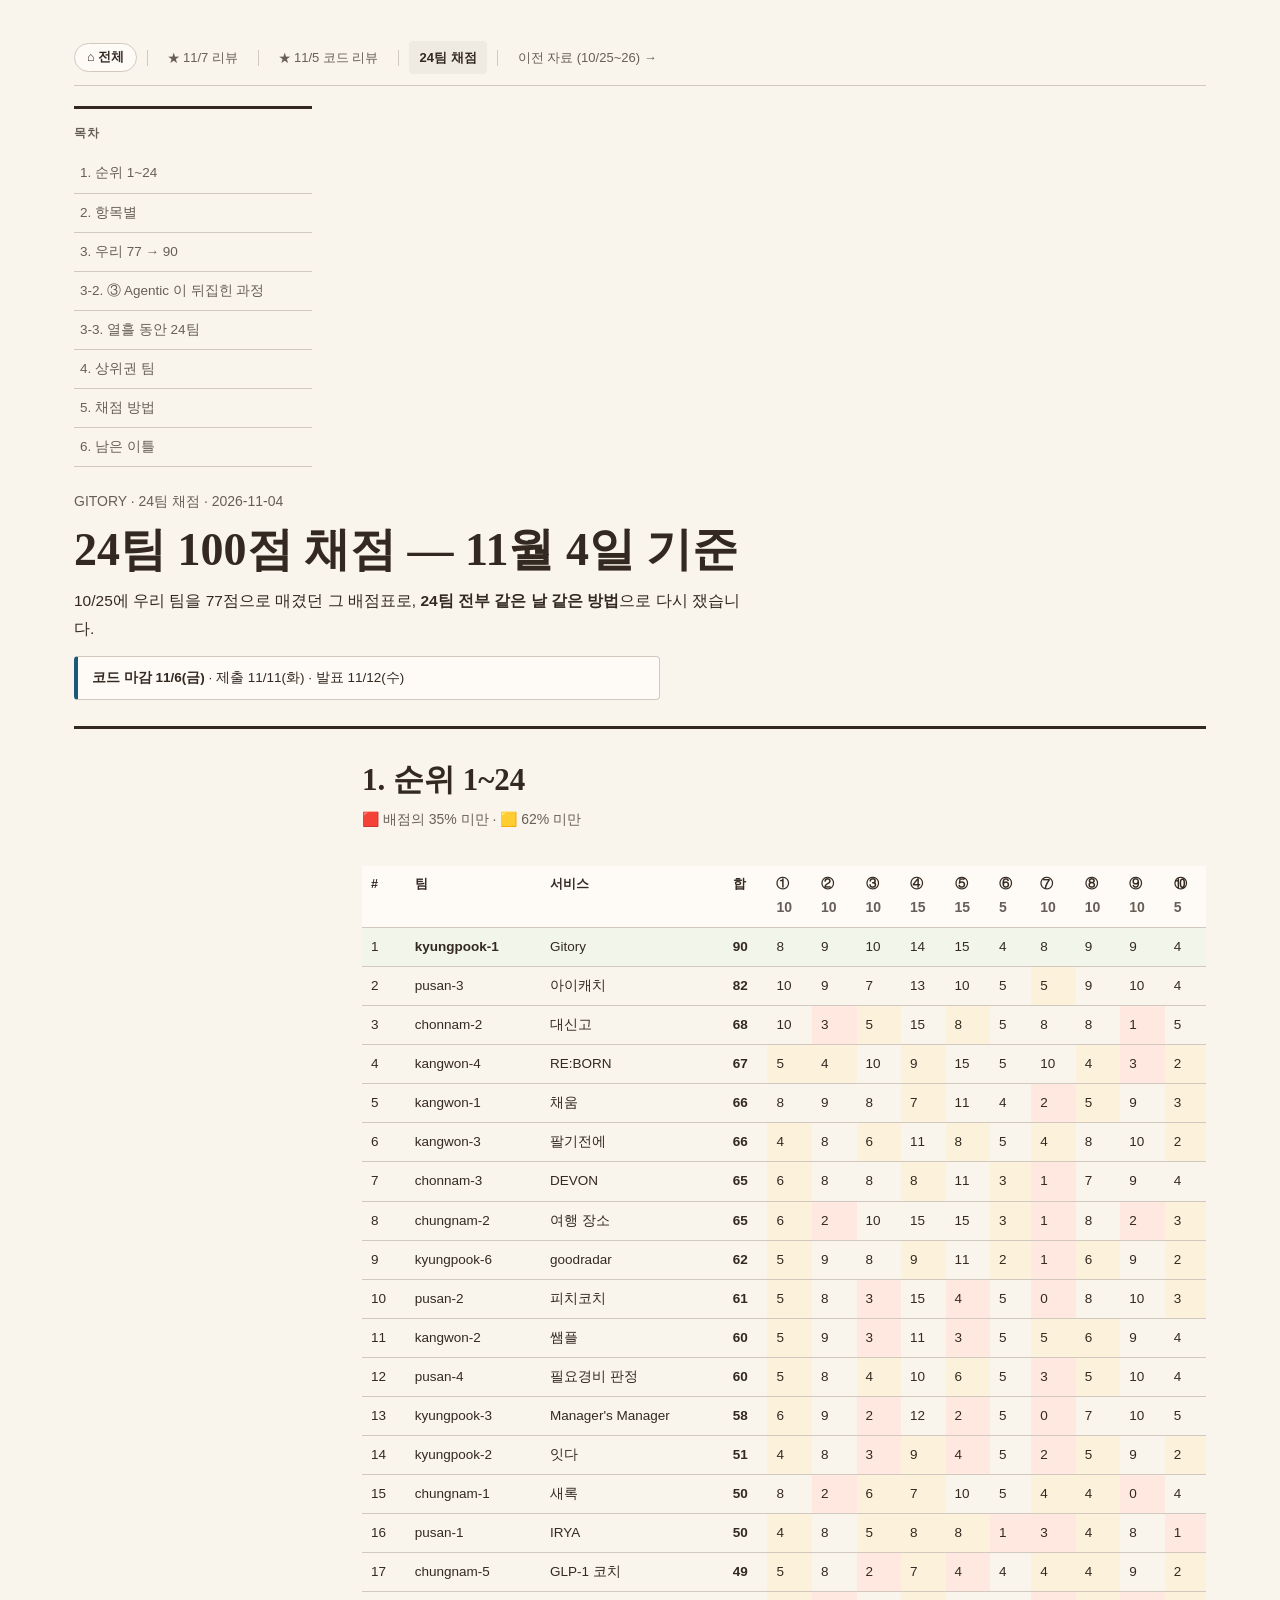
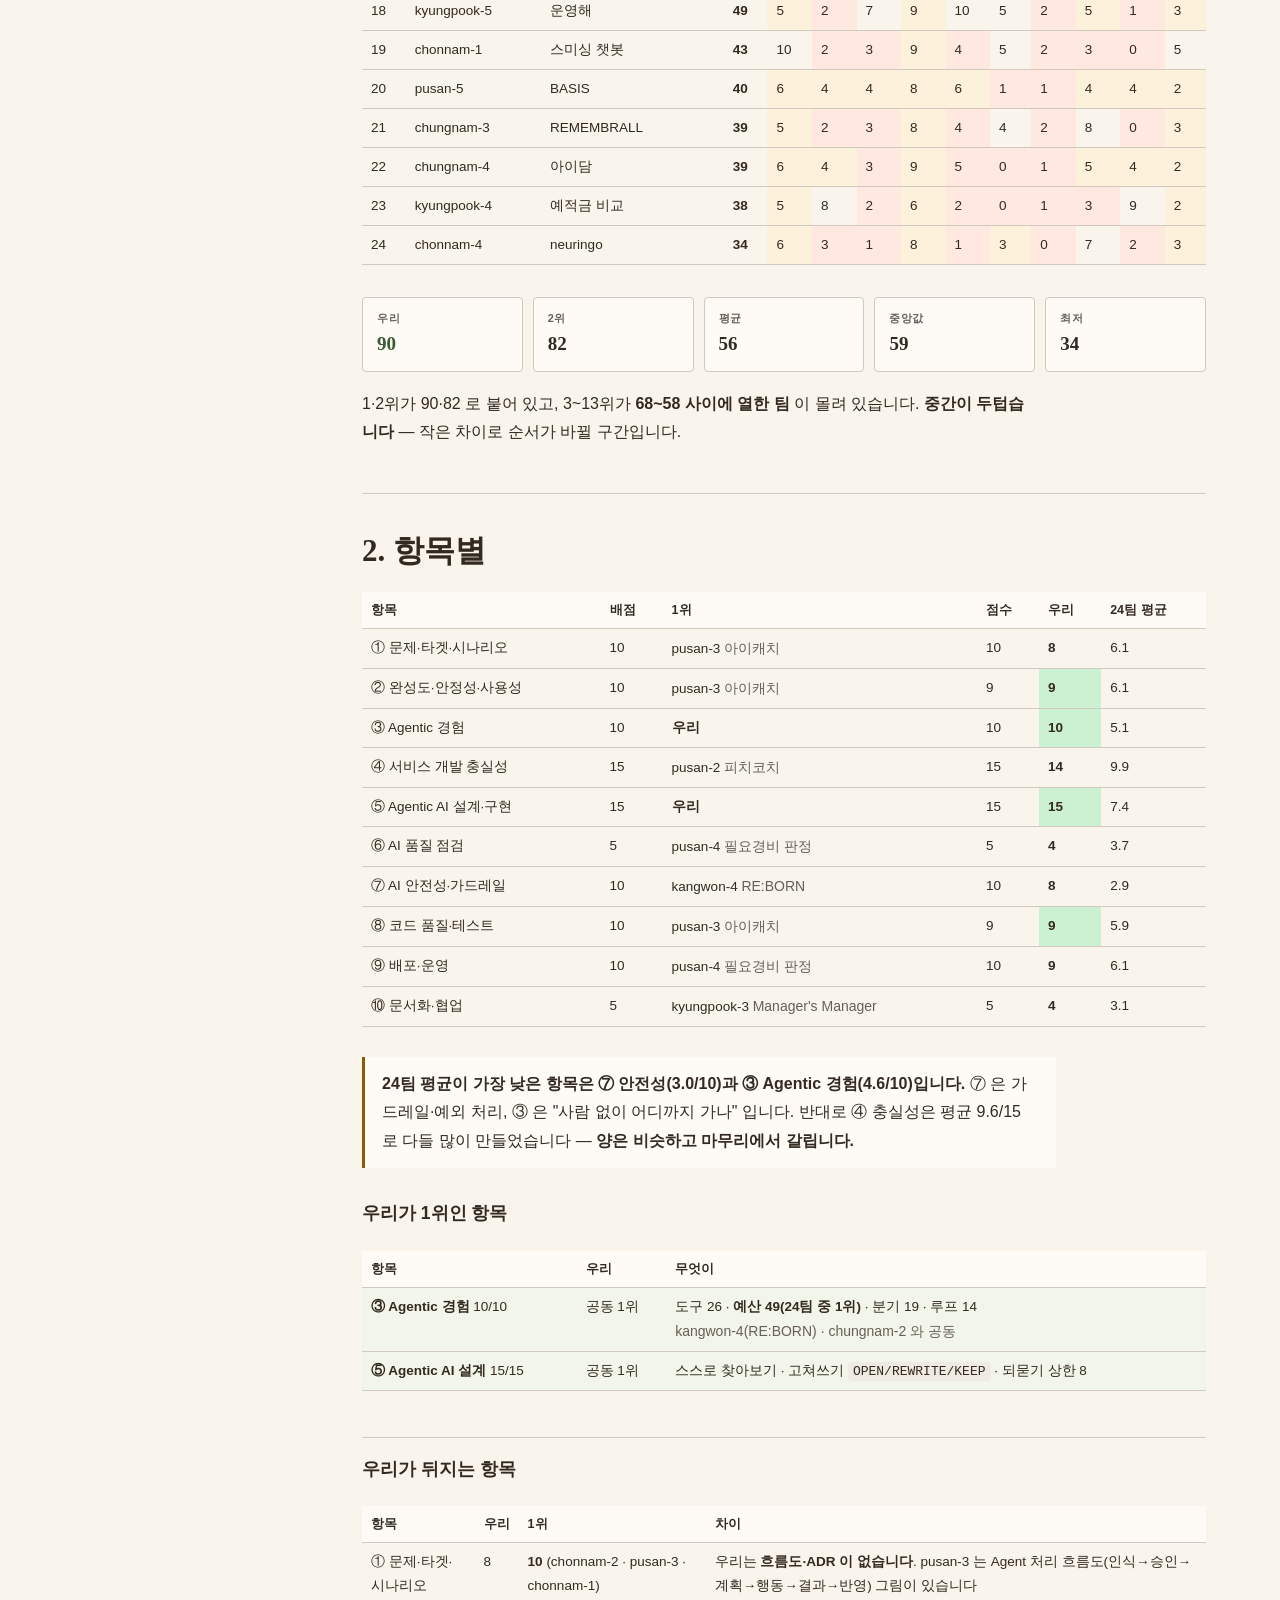
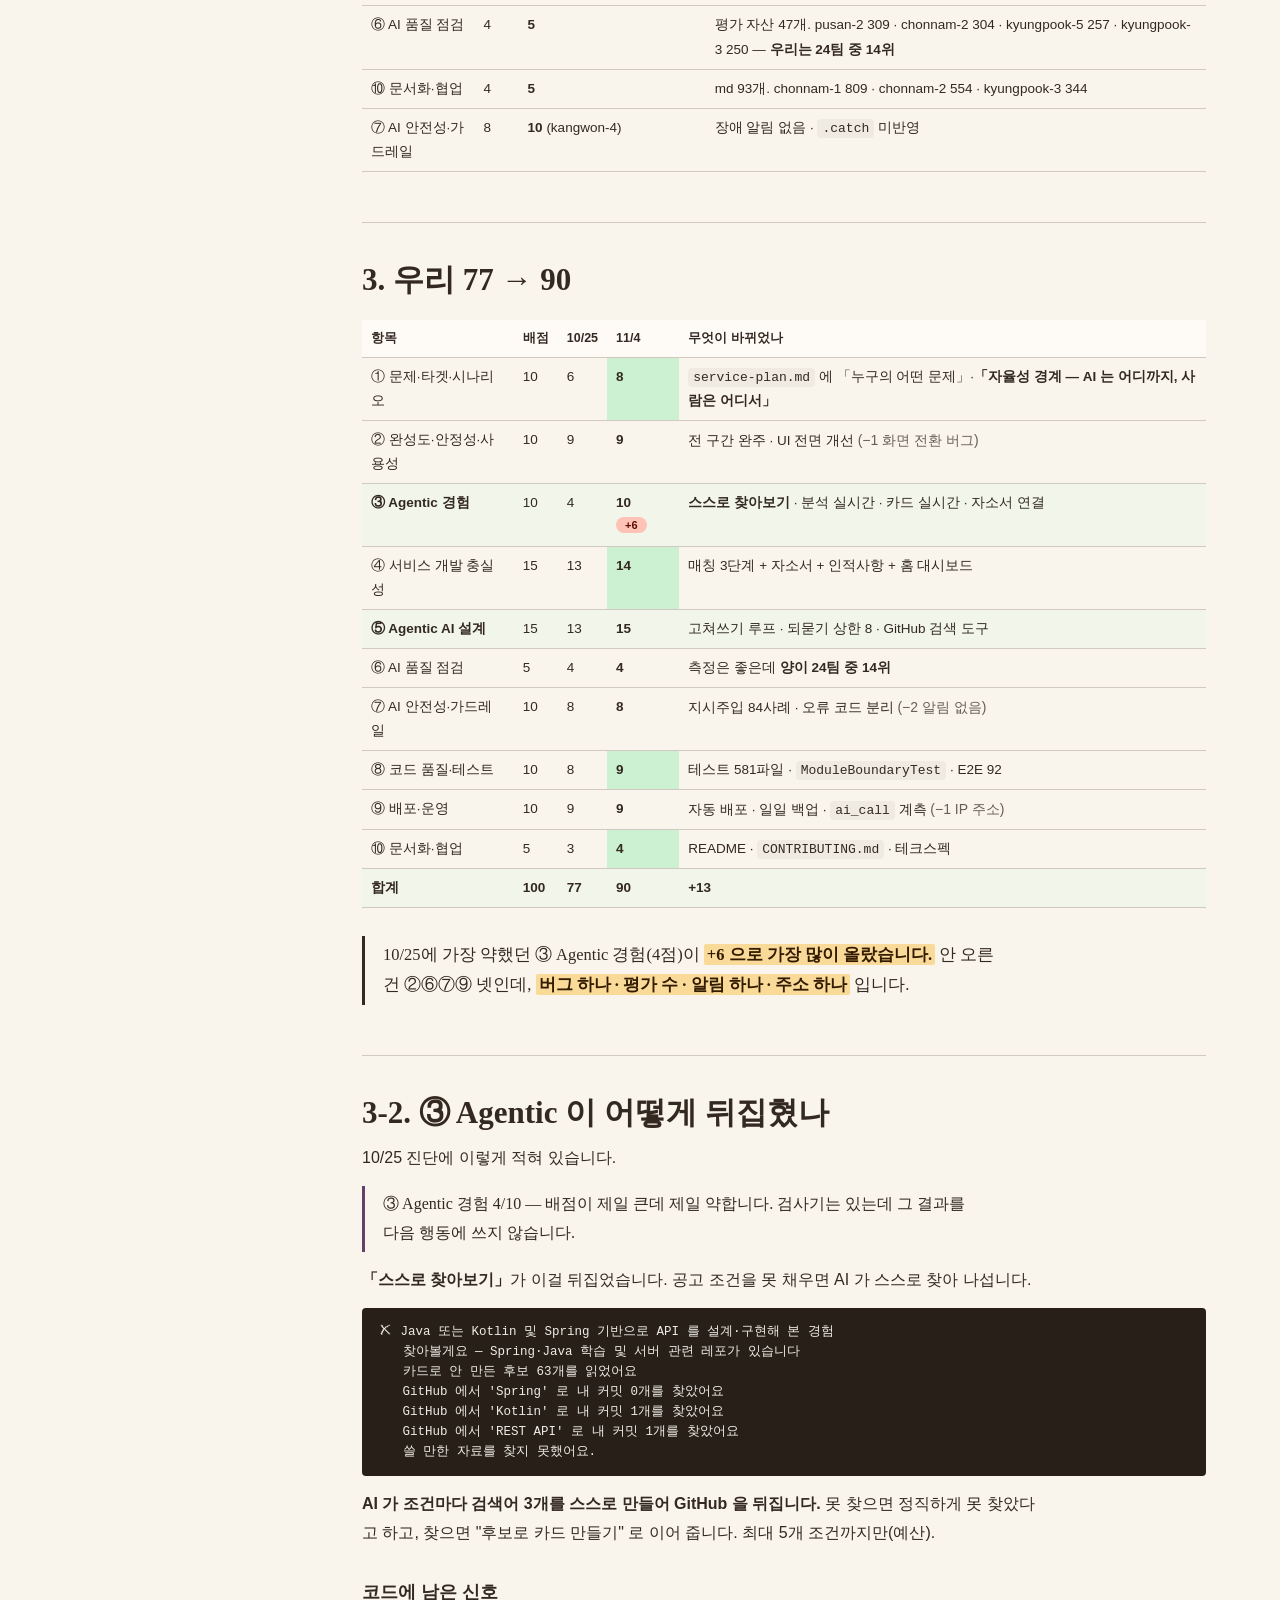
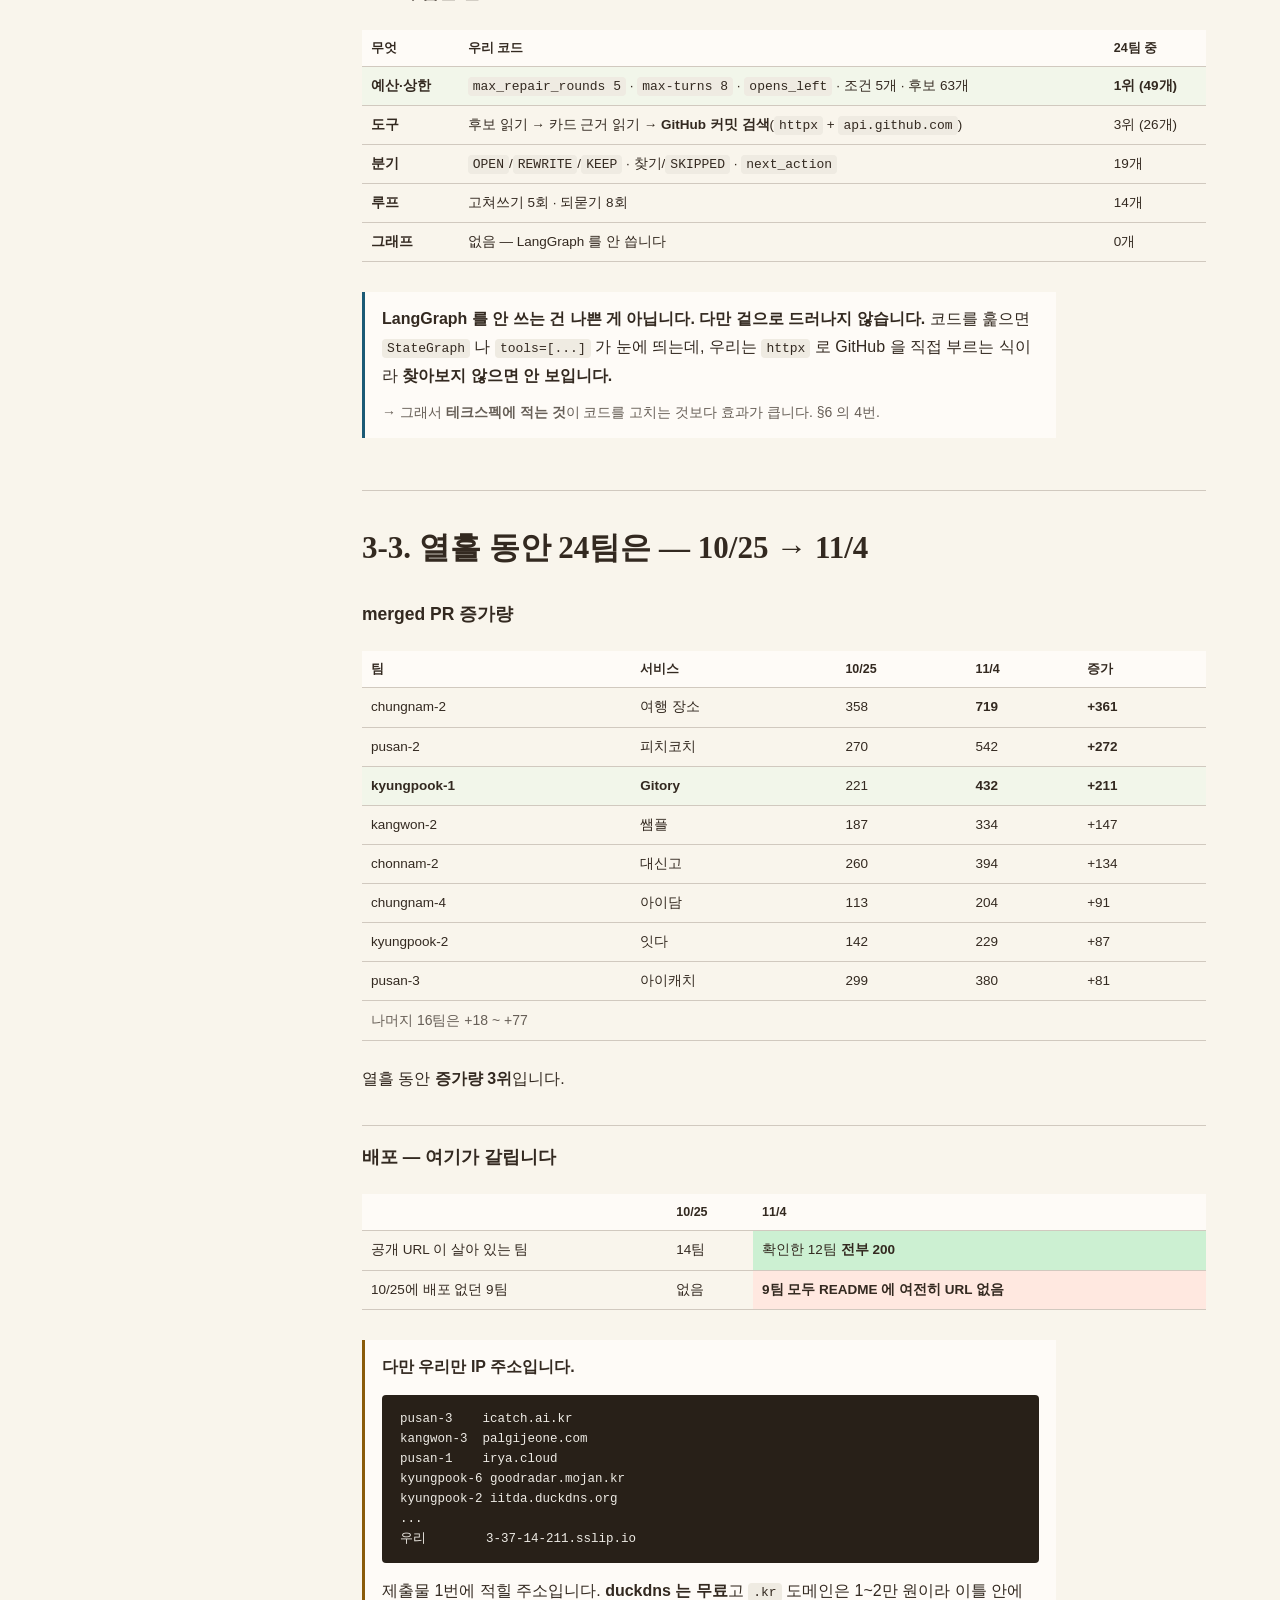
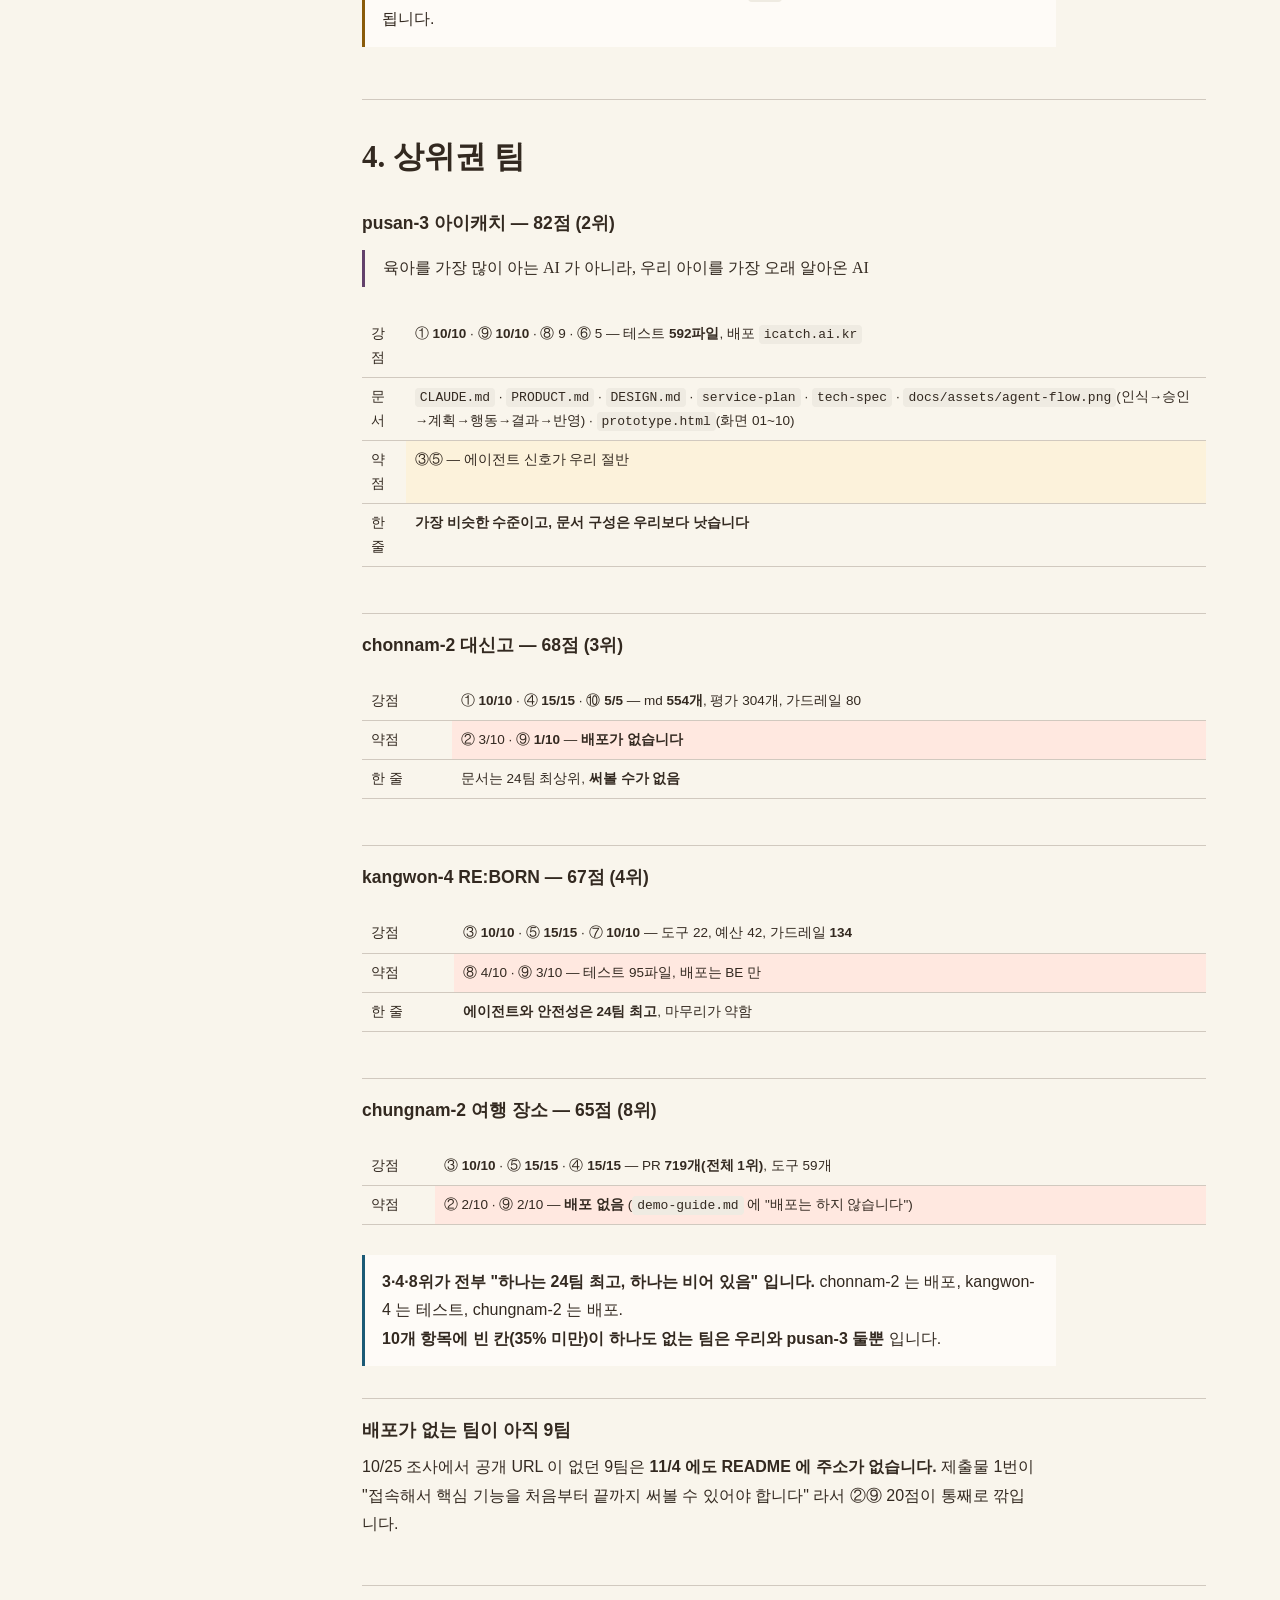
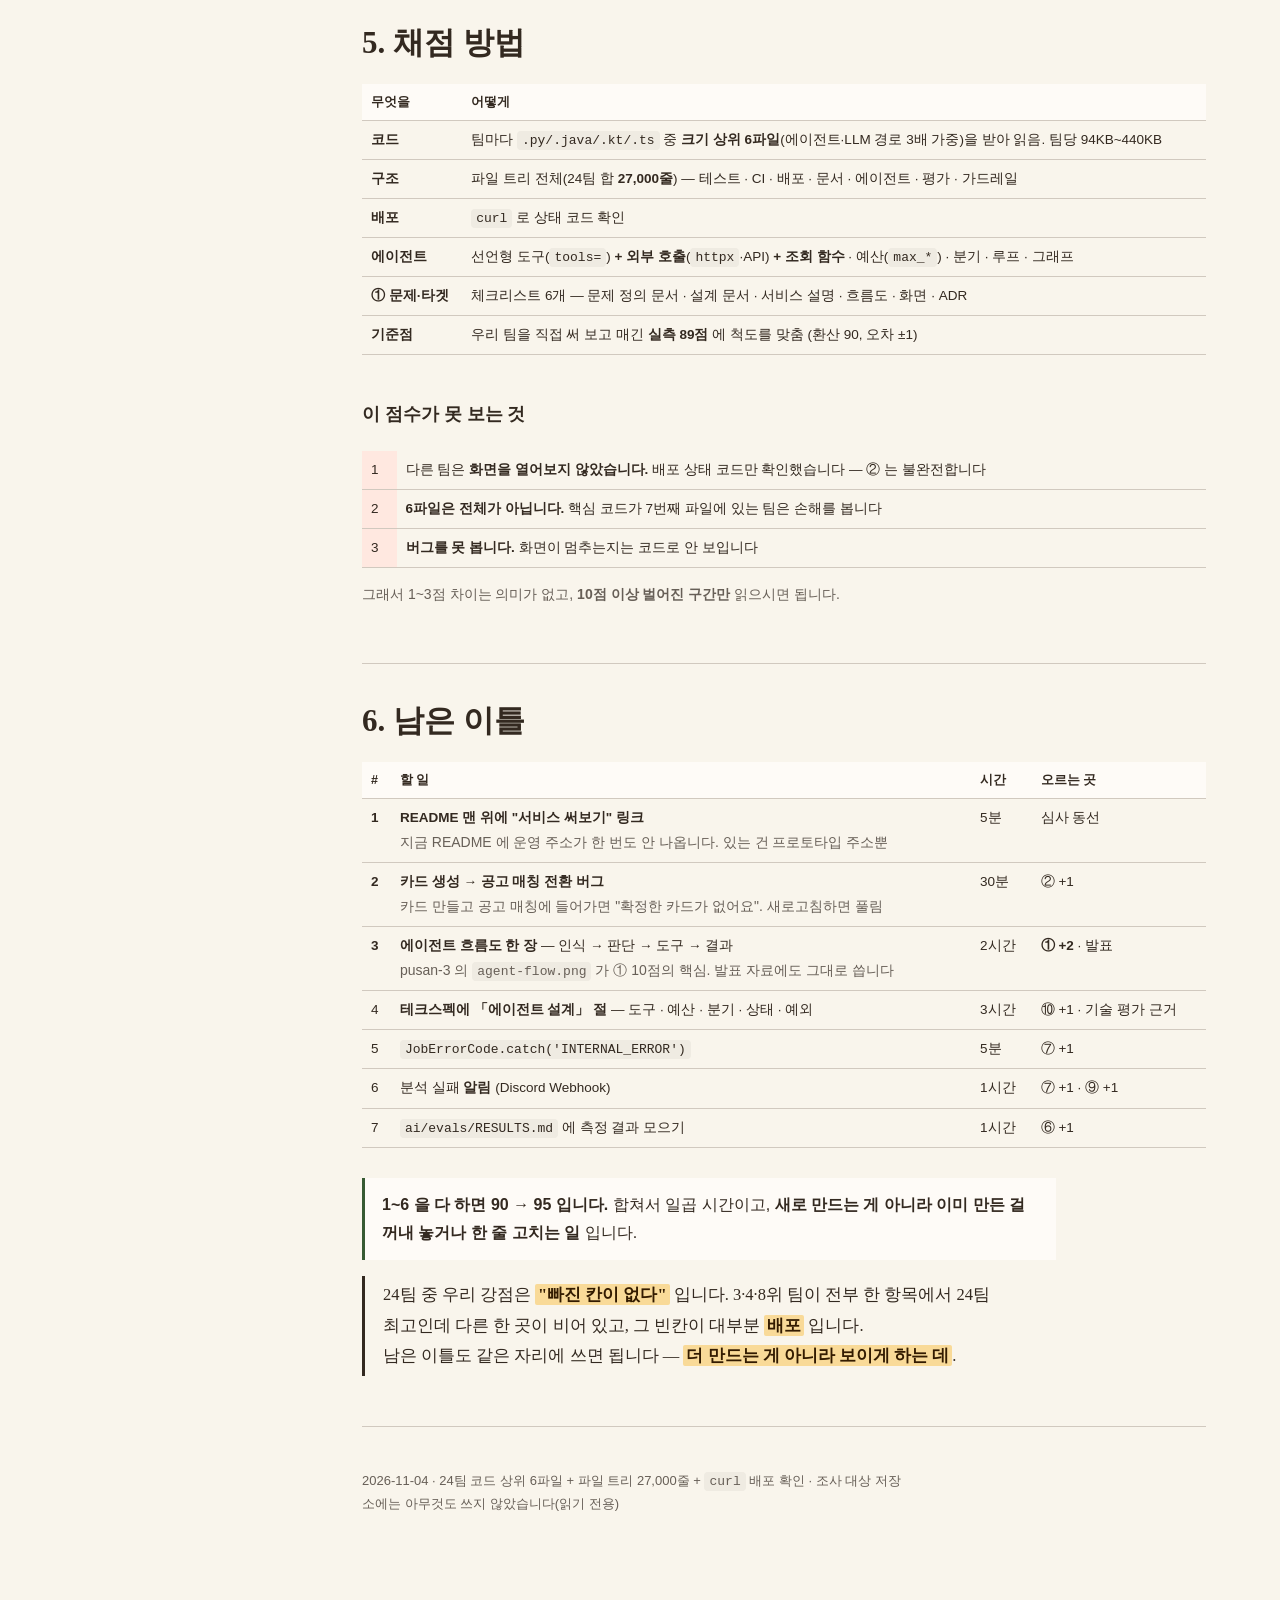
<file: teams-1104.html>
<!doctype html>
<html lang="ko">
<head>
<meta charset="utf-8">
<meta name="viewport" content="width=device-width, initial-scale=1">
<title>24팀 100점 채점 — 11/4 기준</title>
<style>









/* Hallmark · macrostructure: Long Document · tone: editorial technical · anchor hue: ochre */
/* Hallmark · pre-emit critique: P5 H4 E4 S5 R5 V4 */

:root {
  --color-paper: oklch(97% 0.012 86);
  --color-surface: oklch(99% 0.006 84);
  --color-ink: oklch(29% 0.022 67);
  --color-muted: oklch(49% 0.016 66);
  --color-rule: oklch(84% 0.016 76);
  --color-code: oklch(94% 0.012 81);
  --color-code-dark: oklch(25% 0.019 67);
  --color-code-ink: oklch(94% 0.009 82);
  --color-red: oklch(48% 0.12 29);
  --color-amber: oklch(51% 0.105 73);
  --color-green: oklch(43% 0.075 142);
  --color-blue: oklch(44% 0.077 232);
  --color-plum: oklch(43% 0.08 320);
  --color-focus: oklch(43% 0.075 142);
  --font-display: 'Gowun Batang', 'Apple SD Gothic Neo', serif;
  --font-body: 'IBM Plex Sans KR', 'Apple SD Gothic Neo', sans-serif;
  --font-code: 'JetBrains Mono', ui-monospace, monospace;
  --space-xs: 4px;
  --space-sm: 8px;
  --space-md: 12px;
  --space-lg: 16px;
  --space-xl: 24px;
  --space-2xl: 32px;
  --space-3xl: 48px;
  --text-body: 16px;
  --text-small: 13px;
  --text-heading: clamp(24px, 3vw, 31px);
  --rule-thin: 1px;
  --radius-sm: 4px;
  --radius-md: 8px;
  --ease-out: cubic-bezier(.2,.8,.2,1);
  --ease-in: cubic-bezier(.4,0,1,1);
  --ease-in-out: cubic-bezier(.4,0,.2,1);
  --dur-fast: 140ms;
}

*{box-sizing:border-box}
  html,body{margin:0;overflow-x:clip}
  body{font:var(--text-body)/1.78 var(--font-body);color:var(--color-ink);background:var(--color-paper)}
  a{color:var(--color-blue);text-underline-offset:3px}
  a:hover{color:var(--color-red)}
  a:focus-visible{outline:2px solid var(--color-focus);outline-offset:3px}
  .wrap{max-width:1180px;margin:auto;padding:32px 24px 96px;display:grid;grid-template-columns:238px minmax(0,1fr);column-gap:50px}
  .hero{grid-column:1/-1;padding:16px 0 26px;border-bottom:3px solid var(--color-ink);margin-bottom:26px}
  .hero h1{font:700 clamp(30px,4vw,46px)/1.3 var(--font-display);margin:0 0 8px}
  .hero p{max-width:76ch;margin:6px 0;color:var(--color-muted);font-size:14px}
  .hero .context{color:var(--color-ink);font-size:15.5px;max-width:78ch}
  .toc{grid-column:1;grid-row:2/span 60;align-self:start;position:sticky;top:20px;border-top:3px solid var(--color-ink);padding-top:14px;max-height:94vh;overflow-y:auto}
  .toc b{display:block;margin:0 0 10px;font-size:12px;letter-spacing:.06em;color:var(--color-muted)}
  .toc a{display:block;color:var(--color-muted);text-decoration:none;font-size:13.5px;padding:7px 6px;border-bottom:1px solid var(--color-rule)}
  .toc a:hover{color:var(--color-ink);font-weight:600}
  .toc a.sub{padding-left:16px;font-size:12.5px;border-bottom:0;padding-top:4px;padding-bottom:4px}
  section{grid-column:2;min-width:0;padding:4px 0 36px;margin:0 0 32px;border-bottom:1px solid var(--color-rule);scroll-margin-top:24px}
  section>h2{font:700 var(--text-heading)/1.35 var(--font-display);margin:0 0 6px}
  .kicker{font-size:14px;color:var(--color-muted);margin:0 0 20px}
  h3{font-size:17.5px;line-height:1.5;margin:32px 0 10px;font-weight:700;border-top:1px solid var(--color-rule);padding-top:18px}
  h3:first-of-type{border-top:0;padding-top:0}
  h4{font-size:15px;margin:22px 0 8px;font-weight:600;color:var(--color-muted)}
  p,li{max-width:76ch}p{margin:10px 0}ul,ol{padding-left:22px;margin:10px 0}li{margin:7px 0}
  code{font:13px var(--font-code);background:var(--color-code);padding:2px 5px;border-radius:var(--radius-sm);overflow-wrap:anywhere}
  pre{font:12.5px/1.6 var(--font-code);background:var(--color-code-dark);color:var(--color-code-ink);padding:14px 18px;border-radius:var(--radius-sm);overflow-x:auto;margin:14px 0}
  pre .c{color:#9b8f7e} pre .hi{color:#e8b04b} pre .bad{color:#e88b7a} pre .ok{color:#9dc08b}
  .tblw{overflow-x:auto;max-width:100%}
  table{border-collapse:collapse;width:100%;margin:14px 0;font-size:13.5px}
  th,td{border-bottom:1px solid var(--color-rule);padding:9px 10px;text-align:left;vertical-align:top}
  th{font-weight:700;font-size:12.5px;white-space:nowrap;background:var(--color-surface)}
  tr.bad td{background:oklch(96% 0.028 29 / .5)}
  tr.good td{background:oklch(96% 0.028 142 / .45)}
  tr.warn td{background:oklch(96% 0.03 86 / .5)}
  .note{padding:13px 17px;margin:16px 0;background:var(--color-surface);border-left:3px solid var(--color-amber);max-width:78ch}
  .note.g{border-left-color:var(--color-green)}
  .note.r{border-left-color:var(--color-red)}
  .note.b{border-left-color:var(--color-blue)}
  .note>:first-child{margin-top:0}.note>:last-child{margin-bottom:0}
  .pill{display:inline-block;font:600 11px var(--font-code);padding:2px 8px;border-radius:999px;background:var(--color-code);margin-right:6px}
  .say{border-left:3px solid var(--color-ink);padding:4px 0 4px 18px;margin:14px 0;font-family:var(--font-display);font-size:16.5px;line-height:1.8;max-width:74ch}
  .say b{background:oklch(90% 0.09 86)}
  .quote{padding:4px 0 4px 18px;border-left:3px solid var(--color-plum);margin:14px 0;font-family:var(--font-display);font-size:16px;line-height:1.8;max-width:76ch;color:var(--color-ink)}
  .big{font:700 clamp(19px,2.4vw,25px)/1.5 var(--font-display);max-width:70ch;margin:18px 0}
  .foot{grid-column:2;color:var(--color-muted);font-size:13px;max-width:76ch}
  .tag{display:inline-block;font:700 11px var(--font-body);padding:2px 9px;border-radius:999px;margin-right:8px;vertical-align:2px}
  .t-hi{background:oklch(88% 0.09 29);color:oklch(32% 0.12 29)}
  .t-md{background:oklch(90% 0.08 86);color:oklch(35% 0.1 70)}
  .t-lo{background:var(--color-code);color:var(--color-muted)}
  .hero .owner{background:var(--color-surface);border:1px solid var(--color-rule);border-left:4px solid var(--color-blue);padding:9px 14px;margin:14px 0 0;font-size:13.5px;border-radius:var(--radius-sm);color:var(--color-ink);max-width:78ch}
  .cpwrap{position:relative;margin:14px 0}
  .cpbox{white-space:pre-wrap;word-break:break-word;max-height:520px;overflow:auto;background:var(--color-code-dark);color:var(--color-code-ink);padding:16px 18px;border-radius:var(--radius-sm);font:12.5px/1.75 var(--font-code)}
  .cpbtn{position:absolute;top:8px;right:10px;z-index:2;font:600 12px var(--font-body);padding:5px 12px;border-radius:999px;border:1px solid var(--color-rule);background:var(--color-paper);color:var(--color-ink);cursor:pointer}
  .cpbtn:hover{background:var(--color-surface)}
  .cpbtn.done{background:oklch(88% 0.08 142);border-color:transparent}
  @media(max-width:820px){
    .wrap{display:block;padding:20px 16px 72px}
    .toc{position:static;max-height:none;padding:10px 0 12px;margin-bottom:22px}
    .toc a{display:inline-block;width:auto;padding:6px 10px 6px 0;margin-right:6px;border:0;font-size:13px}
    .toc a.sub{display:none}
    section>h2{font-size:24px}
  }
/* 문서 간 내비게이션 — 2026-10-25 */
/* docnav 가 1행을 차지하므로 toc 시작 행을 한 칸 뒤로 민다 (style.css 의 grid-row:2 오버라이드) */
.wrap > .toc{grid-row:3/span 60}
@media(max-width:820px){ .wrap > .toc{grid-row:auto} }

.docnav{grid-column:1/-1;display:flex;align-items:center;gap:6px;flex-wrap:wrap;
  margin:0 0 20px;padding:9px 0 11px;border-bottom:1px solid var(--color-rule);font-size:13px}
.docnav .home{font:700 12.5px var(--font-body);color:var(--color-ink);text-decoration:none;
  padding:5px 12px;border:1px solid var(--color-rule);border-radius:999px;background:var(--color-surface);white-space:nowrap}
.docnav .home:hover{border-color:var(--color-ink);color:var(--color-ink)}
.docnav .sep{width:1px;height:16px;background:var(--color-rule);margin:0 4px}
.docnav a.d{color:var(--color-muted);text-decoration:none;padding:5px 10px;border-radius:var(--radius-sm);white-space:nowrap}
.docnav a.d:hover{background:var(--color-surface);color:var(--color-ink)}
.docnav a.d.on{color:var(--color-ink);font-weight:700;background:var(--color-code)}
.docnav a.d .k{font:600 10.5px var(--font-code);color:var(--color-muted);margin-right:4px}
.docnav a.d.on .k{color:var(--color-ink)}

/* 하단 이전/다음 */
.pager{grid-column:2;display:grid;grid-template-columns:1fr 1fr;gap:12px;margin:26px 0 8px;max-width:80ch}
.pager a{display:block;text-decoration:none;color:inherit;border:1px solid var(--color-rule);
  border-radius:var(--radius-md);padding:13px 17px;background:var(--color-surface);transition:border-color var(--dur-fast) var(--ease-out)}
.pager a:hover{border-color:var(--color-ink)}
.pager a.prev{border-left:4px solid var(--color-rule)}
.pager a.next{border-right:4px solid var(--color-rule);text-align:right}
.pager a:hover.prev{border-left-color:var(--color-ink)}
.pager a:hover.next{border-right-color:var(--color-ink)}
.pager .lbl{display:block;font:600 11px var(--font-code);color:var(--color-muted);margin-bottom:4px}
.pager .ttl{display:block;font:700 15px var(--font-display);color:var(--color-ink);line-height:1.4}
.pager .one{grid-column:1/-1}
@media(max-width:820px){
  .pager{grid-column:1;grid-template-columns:1fr}
  .pager a.next{text-align:left;border-right:1px solid var(--color-rule);border-left:4px solid var(--color-rule)}
  .docnav{font-size:12.5px;gap:4px}
  .docnav a.d{padding:4px 8px}
}


/* ── 컴포넌트 ── */
.num{display:grid;grid-template-columns:repeat(auto-fit,minmax(130px,1fr));gap:10px;margin:16px 0}
.num div{border:1px solid var(--color-rule);border-radius:var(--radius-sm);padding:11px 14px;background:var(--color-surface)}
.num b{display:block;font-size:11px;color:var(--color-muted);letter-spacing:.05em;margin-bottom:3px}
.num span{font:700 18px var(--font-display);font-variant-numeric:tabular-nums}
.num span.g{color:var(--color-green)}
.flow{border:1px solid var(--color-rule);border-radius:var(--radius-md);background:var(--color-surface);padding:14px 20px;margin:16px 0;max-width:80ch}
.flow .step{display:flex;gap:13px;align-items:flex-start;padding:11px 0}
.flow .step + .step{border-top:1px dashed var(--color-rule)}
.flow .mark{flex:0 0 auto;font:700 11px var(--font-code);padding:4px 10px;border-radius:999px;background:var(--color-code);color:var(--color-ink);white-space:nowrap;margin-top:2px}
.flow .mark.bad{background:var(--sig-bad-bg);color:var(--sig-bad-ink)}
.flow .mark.ok{background:var(--sig-ok-bg);color:var(--sig-ok-ink)}
.flow .txt{font-size:14.5px;line-height:1.75}
.flow .txt small{color:var(--color-muted);font-size:13px}
.sev{display:inline-block;font:700 11px var(--font-code);padding:3px 10px;border-radius:999px;margin-left:9px;vertical-align:4px}
.sev.a{background:var(--sig-bad-bg);color:var(--sig-bad-ink)}
.sev.b{background:var(--sig-warn-bg);color:var(--sig-warn-ink)}
td.good{background:var(--sig-ok-bg)}
td.bad{background:var(--sig-bad-bg)}
table{font-variant-numeric:tabular-nums}
.tblw{overflow-x:auto}
pre{overflow-x:auto}
.wrap > .toc{grid-row:2/span 60}
@media(max-width:820px){ .wrap > .toc{grid-row:auto} }
a:focus-visible,.toc a:focus-visible{outline:2px solid var(--color-focus);outline-offset:2px;border-radius:2px}

/* ── 신호색 토큰 (라이트) ── */
:root{
  --sig-ok-bg:oklch(92% 0.055 150); --sig-ok-ink:oklch(32% 0.08 150);
  --sig-bad-bg:oklch(91% 0.065 30); --sig-bad-ink:oklch(36% 0.11 30);
  --sig-warn-bg:oklch(92% 0.08 80); --sig-warn-ink:oklch(37% 0.09 70);
}

/* ── 다크 ── */
@media (prefers-color-scheme: dark){ :root{
  --color-paper:oklch(19% 0.012 67); --color-surface:oklch(23% 0.013 67);
  --color-ink:oklch(92% 0.011 83);   --color-muted:oklch(70% 0.014 76);
  --color-rule:oklch(35% 0.014 70);  --color-code:oklch(28% 0.015 72);
  --color-code-dark:oklch(15% 0.012 67); --color-code-ink:oklch(90% 0.010 82);
  --color-red:oklch(72% 0.13 29);  --color-amber:oklch(78% 0.11 75);
  --color-green:oklch(74% 0.10 145); --color-blue:oklch(73% 0.09 232);
  --color-plum:oklch(72% 0.09 320);  --color-focus:oklch(74% 0.10 145);
  --sig-ok-bg:oklch(31% 0.055 150); --sig-ok-ink:oklch(88% 0.08 150);
  --sig-bad-bg:oklch(32% 0.065 30); --sig-bad-ink:oklch(88% 0.09 32);
  --sig-warn-bg:oklch(33% 0.065 78); --sig-warn-ink:oklch(89% 0.09 82);
}}
:root[data-theme="dark"]{
  --color-paper:oklch(19% 0.012 67); --color-surface:oklch(23% 0.013 67);
  --color-ink:oklch(92% 0.011 83);   --color-muted:oklch(70% 0.014 76);
  --color-rule:oklch(35% 0.014 70);  --color-code:oklch(28% 0.015 72);
  --color-code-dark:oklch(15% 0.012 67); --color-code-ink:oklch(90% 0.010 82);
  --color-red:oklch(72% 0.13 29);  --color-amber:oklch(78% 0.11 75);
  --color-green:oklch(74% 0.10 145); --color-blue:oklch(73% 0.09 232);
  --color-plum:oklch(72% 0.09 320);  --color-focus:oklch(74% 0.10 145);
  --sig-ok-bg:oklch(31% 0.055 150); --sig-ok-ink:oklch(88% 0.08 150);
  --sig-bad-bg:oklch(32% 0.065 30); --sig-bad-ink:oklch(88% 0.09 32);
  --sig-warn-bg:oklch(33% 0.065 78); --sig-warn-ink:oklch(89% 0.09 82);
}
:root[data-theme="light"]{
  --color-paper:oklch(97% 0.012 86); --color-surface:oklch(99% 0.006 84);
  --color-ink:oklch(29% 0.022 67);   --color-muted:oklch(49% 0.016 66);
  --color-rule:oklch(84% 0.016 76);  --color-code:oklch(94% 0.012 81);
  --color-code-dark:oklch(25% 0.019 67); --color-code-ink:oklch(94% 0.009 82);
  --color-red:oklch(48% 0.12 29);  --color-amber:oklch(51% 0.105 73);
  --color-green:oklch(43% 0.075 142); --color-blue:oklch(44% 0.077 232);
  --color-plum:oklch(43% 0.08 320);  --color-focus:oklch(43% 0.075 142);
  --sig-ok-bg:oklch(92% 0.055 150); --sig-ok-ink:oklch(32% 0.08 150);
  --sig-bad-bg:oklch(91% 0.065 30); --sig-bad-ink:oklch(36% 0.11 30);
  --sig-warn-bg:oklch(92% 0.08 80); --sig-warn-ink:oklch(37% 0.09 70);
}
@media (prefers-reduced-motion: reduce){ *{animation:none!important;transition:none!important} }



h3 + .say, .say{max-width:78ch}
section .say{background:var(--color-surface);border-left:3px solid var(--color-blue);
  padding:16px 20px;border-radius:0 var(--radius-sm) var(--radius-sm) 0;font-size:15px;line-height:1.85}
p.say{background:none;border-left:3px solid var(--color-ink);padding:4px 0 4px 18px;
  border-radius:0;font-family:var(--font-display);font-size:16.5px}


img{max-width:100%;height:auto;border:1px solid var(--color-rule);border-radius:var(--radius-sm);margin:16px 0;display:block}
.flow .mark{min-width:46px;text-align:center}




table td,table th{padding:7px 8px}


/* ── 가독성 수정 2026-11-04 ── */
.say b{background:var(--hl);color:var(--hl-ink);padding:1px 3px;border-radius:2px}
:root{--hl:oklch(90% 0.09 86);--hl-ink:oklch(25% 0.06 70)}
@media (prefers-color-scheme: dark){:root{--hl:oklch(42% 0.09 86);--hl-ink:oklch(96% 0.02 86)}}
:root[data-theme="dark"]{--hl:oklch(42% 0.09 86);--hl-ink:oklch(96% 0.02 86)}
:root[data-theme="light"]{--hl:oklch(90% 0.09 86);--hl-ink:oklch(25% 0.06 70)}
/* 표 안 배경 칠 — 다크에서도 글자가 보이게 */
tr.good td,tr.bad td,tr.warn td{color:var(--color-ink)}
td[style*="oklch(94%"],td[style*="oklch(96%"]{color:oklch(22% 0.05 40)}
@media (prefers-color-scheme: dark){
  tr.good td{background:oklch(30% 0.045 150 / .55)}
  tr.bad td {background:oklch(31% 0.05 29 / .55)}
  tr.warn td{background:oklch(32% 0.045 86 / .55)}
  td[style*="oklch(94%"],td[style*="oklch(96%"]{background:oklch(31% 0.05 29 / .6)!important;color:var(--color-ink)}
}
:root[data-theme="dark"] tr.good td{background:oklch(30% 0.045 150 / .55)}
:root[data-theme="dark"] tr.bad td {background:oklch(31% 0.05 29 / .55)}
:root[data-theme="dark"] tr.warn td{background:oklch(32% 0.045 86 / .55)}
:root[data-theme="dark"] td[style*="oklch(94%"],
:root[data-theme="dark"] td[style*="oklch(96%"]{background:oklch(31% 0.05 29 / .6)!important;color:var(--color-ink)}
table td,table th{padding:7px 9px}



td.lo{background:var(--c-lo);color:var(--color-ink)}
td.mid{background:var(--c-mid);color:var(--color-ink)}
:root{--c-lo:oklch(94% 0.05 29/.6);--c-mid:oklch(96% 0.04 86/.7)}
@media (prefers-color-scheme: dark){:root{--c-lo:oklch(32% 0.055 29/.7);--c-mid:oklch(33% 0.05 86/.7)}}
:root[data-theme="dark"]{--c-lo:oklch(32% 0.055 29/.7);--c-mid:oklch(33% 0.05 86/.7)}
:root[data-theme="light"]{--c-lo:oklch(94% 0.05 29/.6);--c-mid:oklch(96% 0.04 86/.7)}
.num{display:grid;grid-template-columns:repeat(auto-fit,minmax(118px,1fr));gap:10px;margin:18px 0}
.num div{border:1px solid var(--color-rule);border-radius:var(--radius-sm);padding:11px 14px;background:var(--color-surface)}
.num b{display:block;font-size:11px;color:var(--color-muted);letter-spacing:.05em;margin-bottom:3px}
.num span{font:700 19px var(--font-display);font-variant-numeric:tabular-nums}
.num span.g{color:var(--color-green)}
table{font-variant-numeric:tabular-nums}


</style>
</head>
<body>
<div class="wrap">

<nav class="docnav">
  <a class="home" href="index.html">⌂ 전체</a>
  <span class="sep"></span>
  <a class="d" href="review-1107.html"><span class="k">★</span>11/7 리뷰</a>
  <span class="sep"></span>
  <a class="d" href="review-1105.html"><span class="k">★</span>11/5 코드 리뷰</a>
  <span class="sep"></span>
  <a class="d on" href="teams-1104.html">24팀 채점</a>
  <span class="sep"></span>
  <a class="d" href="before.html">이전 자료 (10/25~26) →</a>
</nav>
<header class="hero">
  <p class="kicker">GITORY · 24팀 채점 · 2026-11-04</p>
  <h1>24팀 100점 채점 — 11월 4일 기준</h1>
  <p class="context">10/25에 우리 팀을 77점으로 매겼던 그 배점표로, <b>24팀 전부 같은 날 같은 방법</b>으로 다시 쟀습니다.</p>
  <p class="owner"><b>코드 마감 11/6(금)</b> · 제출 11/11(화) · 발표 11/12(수)</p>
</header>

<nav class="toc">
  <b>목차</b>
  <a href="#q1">1. 순위 1~24</a>
  <a href="#q2">2. 항목별</a>
  <a href="#q3">3. 우리 77 → 90</a>
  <a href="#q3b">3-2. ③ Agentic 이 뒤집힌 과정</a>
  <a href="#q3c">3-3. 열흘 동안 24팀</a>
  <a href="#q4">4. 상위권 팀</a>
  <a href="#q5">5. 채점 방법</a>
  <a href="#q6">6. 남은 이틀</a>
</nav>

<section id="q1">
<h2>1. 순위 1~24</h2>
<p class="kicker">🟥 배점의 35% 미만 · 🟨 62% 미만</p>
<div class="tblw"><table>
<tr><th>#</th><th>팀</th><th>서비스</th><th>합</th><th>①<br><span class="kicker">10</span></th><th>②<br><span class="kicker">10</span></th><th>③<br><span class="kicker">10</span></th><th>④<br><span class="kicker">15</span></th><th>⑤<br><span class="kicker">15</span></th><th>⑥<br><span class="kicker">5</span></th><th>⑦<br><span class="kicker">10</span></th><th>⑧<br><span class="kicker">10</span></th><th>⑨<br><span class="kicker">10</span></th><th>⑩<br><span class="kicker">5</span></th></tr>
<tr class="good"><td>1</td><td><b>kyungpook-1</b></td><td>Gitory</td><td><b>90</b></td><td>8</td><td>9</td><td>10</td><td>14</td><td>15</td><td>4</td><td>8</td><td>9</td><td>9</td><td>4</td></tr>
<tr><td>2</td><td>pusan-3</td><td>아이캐치</td><td><b>82</b></td><td>10</td><td>9</td><td>7</td><td>13</td><td>10</td><td>5</td><td class="mid">5</td><td>9</td><td>10</td><td>4</td></tr>
<tr><td>3</td><td>chonnam-2</td><td>대신고</td><td><b>68</b></td><td>10</td><td class="lo">3</td><td class="mid">5</td><td>15</td><td class="mid">8</td><td>5</td><td>8</td><td>8</td><td class="lo">1</td><td>5</td></tr>
<tr><td>4</td><td>kangwon-4</td><td>RE:BORN</td><td><b>67</b></td><td class="mid">5</td><td class="mid">4</td><td>10</td><td class="mid">9</td><td>15</td><td>5</td><td>10</td><td class="mid">4</td><td class="lo">3</td><td class="mid">2</td></tr>
<tr><td>5</td><td>kangwon-1</td><td>채움</td><td><b>66</b></td><td>8</td><td>9</td><td>8</td><td class="mid">7</td><td>11</td><td>4</td><td class="lo">2</td><td class="mid">5</td><td>9</td><td class="mid">3</td></tr>
<tr><td>6</td><td>kangwon-3</td><td>팔기전에</td><td><b>66</b></td><td class="mid">4</td><td>8</td><td class="mid">6</td><td>11</td><td class="mid">8</td><td>5</td><td class="mid">4</td><td>8</td><td>10</td><td class="mid">2</td></tr>
<tr><td>7</td><td>chonnam-3</td><td>DEVON</td><td><b>65</b></td><td class="mid">6</td><td>8</td><td>8</td><td class="mid">8</td><td>11</td><td class="mid">3</td><td class="lo">1</td><td>7</td><td>9</td><td>4</td></tr>
<tr><td>8</td><td>chungnam-2</td><td>여행 장소</td><td><b>65</b></td><td class="mid">6</td><td class="lo">2</td><td>10</td><td>15</td><td>15</td><td class="mid">3</td><td class="lo">1</td><td>8</td><td class="lo">2</td><td class="mid">3</td></tr>
<tr><td>9</td><td>kyungpook-6</td><td>goodradar</td><td><b>62</b></td><td class="mid">5</td><td>9</td><td>8</td><td class="mid">9</td><td>11</td><td class="mid">2</td><td class="lo">1</td><td class="mid">6</td><td>9</td><td class="mid">2</td></tr>
<tr><td>10</td><td>pusan-2</td><td>피치코치</td><td><b>61</b></td><td class="mid">5</td><td>8</td><td class="lo">3</td><td>15</td><td class="lo">4</td><td>5</td><td class="lo">0</td><td>8</td><td>10</td><td class="mid">3</td></tr>
<tr><td>11</td><td>kangwon-2</td><td>쌤플</td><td><b>60</b></td><td class="mid">5</td><td>9</td><td class="lo">3</td><td>11</td><td class="lo">3</td><td>5</td><td class="mid">5</td><td class="mid">6</td><td>9</td><td>4</td></tr>
<tr><td>12</td><td>pusan-4</td><td>필요경비 판정</td><td><b>60</b></td><td class="mid">5</td><td>8</td><td class="mid">4</td><td>10</td><td class="mid">6</td><td>5</td><td class="lo">3</td><td class="mid">5</td><td>10</td><td>4</td></tr>
<tr><td>13</td><td>kyungpook-3</td><td>Manager's Manager</td><td><b>58</b></td><td class="mid">6</td><td>9</td><td class="lo">2</td><td>12</td><td class="lo">2</td><td>5</td><td class="lo">0</td><td>7</td><td>10</td><td>5</td></tr>
<tr><td>14</td><td>kyungpook-2</td><td>잇다</td><td><b>51</b></td><td class="mid">4</td><td>8</td><td class="lo">3</td><td class="mid">9</td><td class="lo">4</td><td>5</td><td class="lo">2</td><td class="mid">5</td><td>9</td><td class="mid">2</td></tr>
<tr><td>15</td><td>chungnam-1</td><td>새록</td><td><b>50</b></td><td>8</td><td class="lo">2</td><td class="mid">6</td><td class="mid">7</td><td>10</td><td>5</td><td class="mid">4</td><td class="mid">4</td><td class="lo">0</td><td>4</td></tr>
<tr><td>16</td><td>pusan-1</td><td>IRYA</td><td><b>50</b></td><td class="mid">4</td><td>8</td><td class="mid">5</td><td class="mid">8</td><td class="mid">8</td><td class="lo">1</td><td class="lo">3</td><td class="mid">4</td><td>8</td><td class="lo">1</td></tr>
<tr><td>17</td><td>chungnam-5</td><td>GLP-1 코치</td><td><b>49</b></td><td class="mid">5</td><td>8</td><td class="lo">2</td><td class="mid">7</td><td class="lo">4</td><td>4</td><td class="mid">4</td><td class="mid">4</td><td>9</td><td class="mid">2</td></tr>
<tr><td>18</td><td>kyungpook-5</td><td>운영해</td><td><b>49</b></td><td class="mid">5</td><td class="lo">2</td><td>7</td><td class="mid">9</td><td>10</td><td>5</td><td class="lo">2</td><td class="mid">5</td><td class="lo">1</td><td class="mid">3</td></tr>
<tr><td>19</td><td>chonnam-1</td><td>스미싱 챗봇</td><td><b>43</b></td><td>10</td><td class="lo">2</td><td class="lo">3</td><td class="mid">9</td><td class="lo">4</td><td>5</td><td class="lo">2</td><td class="lo">3</td><td class="lo">0</td><td>5</td></tr>
<tr><td>20</td><td>pusan-5</td><td>BASIS</td><td><b>40</b></td><td class="mid">6</td><td class="mid">4</td><td class="mid">4</td><td class="mid">8</td><td class="mid">6</td><td class="lo">1</td><td class="lo">1</td><td class="mid">4</td><td class="mid">4</td><td class="mid">2</td></tr>
<tr><td>21</td><td>chungnam-3</td><td>REMEMBRALL</td><td><b>39</b></td><td class="mid">5</td><td class="lo">2</td><td class="lo">3</td><td class="mid">8</td><td class="lo">4</td><td>4</td><td class="lo">2</td><td>8</td><td class="lo">0</td><td class="mid">3</td></tr>
<tr><td>22</td><td>chungnam-4</td><td>아이담</td><td><b>39</b></td><td class="mid">6</td><td class="mid">4</td><td class="lo">3</td><td class="mid">9</td><td class="lo">5</td><td class="lo">0</td><td class="lo">1</td><td class="mid">5</td><td class="mid">4</td><td class="mid">2</td></tr>
<tr><td>23</td><td>kyungpook-4</td><td>예적금 비교</td><td><b>38</b></td><td class="mid">5</td><td>8</td><td class="lo">2</td><td class="mid">6</td><td class="lo">2</td><td class="lo">0</td><td class="lo">1</td><td class="lo">3</td><td>9</td><td class="mid">2</td></tr>
<tr><td>24</td><td>chonnam-4</td><td>neuringo</td><td><b>34</b></td><td class="mid">6</td><td class="lo">3</td><td class="lo">1</td><td class="mid">8</td><td class="lo">1</td><td class="mid">3</td><td class="lo">0</td><td>7</td><td class="lo">2</td><td class="mid">3</td></tr>
</table></div>
<div class="num">
  <div><b>우리</b><span class="g">90</span></div>
  <div><b>2위</b><span>82</span></div>
  <div><b>평균</b><span>56</span></div>
  <div><b>중앙값</b><span>59</span></div>
  <div><b>최저</b><span>34</span></div>
</div>

<p>1·2위가 90·82 로 붙어 있고, 3~13위가 <b>68~58 사이에 열한 팀</b> 이 몰려 있습니다.
<b>중간이 두텁습니다</b> — 작은 차이로 순서가 바뀔 구간입니다.</p>
</section>

<section id="q2">
<h2>2. 항목별</h2>

<div class="tblw"><table>
<tr><th>항목</th><th>배점</th><th>1위</th><th>점수</th><th>우리</th><th>24팀 평균</th></tr>
<tr><td>① 문제·타겟·시나리오</td><td>10</td><td>pusan-3 <span class="kicker">아이캐치</span></td><td>10</td><td><b>8</b></td><td>6.1</td></tr>
<tr><td>② 완성도·안정성·사용성</td><td>10</td><td>pusan-3 <span class="kicker">아이캐치</span></td><td>9</td><td class="good"><b>9</b></td><td>6.1</td></tr>
<tr><td>③ Agentic 경험</td><td>10</td><td><b>우리</b></td><td>10</td><td class="good"><b>10</b></td><td>5.1</td></tr>
<tr><td>④ 서비스 개발 충실성</td><td>15</td><td>pusan-2 <span class="kicker">피치코치</span></td><td>15</td><td><b>14</b></td><td>9.9</td></tr>
<tr><td>⑤ Agentic AI 설계·구현</td><td>15</td><td><b>우리</b></td><td>15</td><td class="good"><b>15</b></td><td>7.4</td></tr>
<tr><td>⑥ AI 품질 점검</td><td>5</td><td>pusan-4 <span class="kicker">필요경비 판정</span></td><td>5</td><td><b>4</b></td><td>3.7</td></tr>
<tr><td>⑦ AI 안전성·가드레일</td><td>10</td><td>kangwon-4 <span class="kicker">RE:BORN</span></td><td>10</td><td><b>8</b></td><td>2.9</td></tr>
<tr><td>⑧ 코드 품질·테스트</td><td>10</td><td>pusan-3 <span class="kicker">아이캐치</span></td><td>9</td><td class="good"><b>9</b></td><td>5.9</td></tr>
<tr><td>⑨ 배포·운영</td><td>10</td><td>pusan-4 <span class="kicker">필요경비 판정</span></td><td>10</td><td><b>9</b></td><td>6.1</td></tr>
<tr><td>⑩ 문서화·협업</td><td>5</td><td>kyungpook-3 <span class="kicker">Manager's Manager</span></td><td>5</td><td><b>4</b></td><td>3.1</td></tr>
</table></div>

<div class="note"><p><b>24팀 평균이 가장 낮은 항목은 ⑦ 안전성(3.0/10)과 ③ Agentic 경험(4.6/10)입니다.</b>
⑦ 은 가드레일·예외 처리, ③ 은 "사람 없이 어디까지 가나" 입니다.
반대로 ④ 충실성은 평균 9.6/15 로 다들 많이 만들었습니다 — <b>양은 비슷하고 마무리에서 갈립니다.</b></p></div>

<h3>우리가 1위인 항목</h3>
<div class="tblw"><table>
  <tr><th>항목</th><th>우리</th><th>무엇이</th></tr>
  <tr class="good"><td><b>③ Agentic 경험</b> 10/10</td><td>공동 1위</td>
      <td>도구 26 · <b>예산 49(24팀 중 1위)</b> · 분기 19 · 루프 14<br>
      <span class="kicker">kangwon-4(RE:BORN) · chungnam-2 와 공동</span></td></tr>
  <tr class="good"><td><b>⑤ Agentic AI 설계</b> 15/15</td><td>공동 1위</td>
      <td>스스로 찾아보기 · 고쳐쓰기 <code>OPEN/REWRITE/KEEP</code> · 되묻기 상한 8</td></tr>
</table></div>

<h3>우리가 뒤지는 항목</h3>
<div class="tblw"><table>
  <tr><th>항목</th><th>우리</th><th>1위</th><th>차이</th></tr>
  <tr><td>① 문제·타겟·시나리오</td><td>8</td><td><b>10</b> (chonnam-2 · pusan-3 · chonnam-1)</td>
      <td>우리는 <b>흐름도·ADR 이 없습니다</b>. pusan-3 는 Agent 처리 흐름도(인식→승인→계획→행동→결과→반영) 그림이 있습니다</td></tr>
  <tr><td>⑥ AI 품질 점검</td><td>4</td><td><b>5</b></td>
      <td>평가 자산 47개. pusan-2 309 · chonnam-2 304 · kyungpook-5 257 · kyungpook-3 250 — <b>우리는 24팀 중 14위</b></td></tr>
  <tr><td>⑩ 문서화·협업</td><td>4</td><td><b>5</b></td>
      <td>md 93개. chonnam-1 809 · chonnam-2 554 · kyungpook-3 344</td></tr>
  <tr><td>⑦ AI 안전성·가드레일</td><td>8</td><td><b>10</b> (kangwon-4)</td>
      <td>장애 알림 없음 · <code>.catch</code> 미반영</td></tr>
</table></div>
</section>

<section id="q3">
<h2>3. 우리 77 → 90</h2>

<div class="tblw"><table>
  <tr><th>항목</th><th>배점</th><th>10/25</th><th>11/4</th><th>무엇이 바뀌었나</th></tr>
  <tr><td>① 문제·타겟·시나리오</td><td>10</td><td>6</td><td class="good"><b>8</b></td>
      <td><code>service-plan.md</code> 에 「누구의 어떤 문제」·<b>「자율성 경계 — AI 는 어디까지, 사람은 어디서」</b></td></tr>
  <tr><td>② 완성도·안정성·사용성</td><td>10</td><td>9</td><td><b>9</b></td>
      <td>전 구간 완주 · UI 전면 개선 <span class="kicker">(−1 화면 전환 버그)</span></td></tr>
  <tr class="good"><td><b>③ Agentic 경험</b></td><td>10</td><td>4</td><td><b>10</b> <span class="tag t-hi">+6</span></td>
      <td><b>스스로 찾아보기</b> · 분석 실시간 · 카드 실시간 · 자소서 연결</td></tr>
  <tr><td>④ 서비스 개발 충실성</td><td>15</td><td>13</td><td class="good"><b>14</b></td>
      <td>매칭 3단계 + 자소서 + 인적사항 + 홈 대시보드</td></tr>
  <tr class="good"><td><b>⑤ Agentic AI 설계</b></td><td>15</td><td>13</td><td><b>15</b></td>
      <td>고쳐쓰기 루프 · 되묻기 상한 8 · GitHub 검색 도구</td></tr>
  <tr><td>⑥ AI 품질 점검</td><td>5</td><td>4</td><td><b>4</b></td>
      <td>측정은 좋은데 <b>양이 24팀 중 14위</b></td></tr>
  <tr><td>⑦ AI 안전성·가드레일</td><td>10</td><td>8</td><td><b>8</b></td>
      <td>지시주입 84사례 · 오류 코드 분리 <span class="kicker">(−2 알림 없음)</span></td></tr>
  <tr><td>⑧ 코드 품질·테스트</td><td>10</td><td>8</td><td class="good"><b>9</b></td>
      <td>테스트 581파일 · <code>ModuleBoundaryTest</code> · E2E 92</td></tr>
  <tr><td>⑨ 배포·운영</td><td>10</td><td>9</td><td><b>9</b></td>
      <td>자동 배포 · 일일 백업 · <code>ai_call</code> 계측 <span class="kicker">(−1 IP 주소)</span></td></tr>
  <tr><td>⑩ 문서화·협업</td><td>5</td><td>3</td><td class="good"><b>4</b></td>
      <td>README · <code>CONTRIBUTING.md</code> · 테크스펙</td></tr>
  <tr class="good"><td><b>합계</b></td><td><b>100</b></td><td><b>77</b></td><td><b>90</b></td><td><b>+13</b></td></tr>
</table></div>

<p class="say">10/25에 가장 약했던 ③ Agentic 경험(4점)이 <b>+6 으로 가장 많이 올랐습니다.</b>
안 오른 건 ②⑥⑦⑨ 넷인데, <b>버그 하나 · 평가 수 · 알림 하나 · 주소 하나</b> 입니다.</p>
</section>

<section id="q3b">
<h2>3-2. ③ Agentic 이 어떻게 뒤집혔나</h2>

<p>10/25 진단에 이렇게 적혀 있습니다.</p>
<p class="quote">③ Agentic 경험 4/10 — 배점이 제일 큰데 제일 약합니다. 검사기는 있는데 그 결과를 다음 행동에 쓰지 않습니다.</p>

<p><b>「스스로 찾아보기」</b>가 이걸 뒤집었습니다. 공고 조건을 못 채우면 AI 가 스스로 찾아 나섭니다.</p>

<pre>✗ Java 또는 Kotlin 및 Spring 기반으로 API 를 설계·구현해 본 경험
   찾아볼게요 — Spring·Java 학습 및 서버 관련 레포가 있습니다
   카드로 안 만든 후보 63개를 읽었어요
   GitHub 에서 'Spring' 로 내 커밋 0개를 찾았어요
   GitHub 에서 'Kotlin' 로 내 커밋 1개를 찾았어요
   GitHub 에서 'REST API' 로 내 커밋 1개를 찾았어요
   쓸 만한 자료를 찾지 못했어요.</pre>

<p><b>AI 가 조건마다 검색어 3개를 스스로 만들어 GitHub 을 뒤집니다.</b>
못 찾으면 정직하게 못 찾았다고 하고, 찾으면 "후보로 카드 만들기" 로 이어 줍니다. 최대 5개 조건까지만(예산).</p>

<h3>코드에 남은 신호</h3>
<div class="tblw"><table>
  <tr><th>무엇</th><th>우리 코드</th><th>24팀 중</th></tr>
  <tr class="good"><td><b>예산·상한</b></td>
      <td><code>max_repair_rounds 5</code> · <code>max-turns 8</code> · <code>opens_left</code> · 조건 5개 · 후보 63개</td>
      <td><b>1위 (49개)</b></td></tr>
  <tr><td><b>도구</b></td>
      <td>후보 읽기 → 카드 근거 읽기 → <b>GitHub 커밋 검색</b>(<code>httpx</code> + <code>api.github.com</code>)</td>
      <td>3위 (26개)</td></tr>
  <tr><td><b>분기</b></td><td><code>OPEN</code>/<code>REWRITE</code>/<code>KEEP</code> · 찾기/<code>SKIPPED</code> · <code>next_action</code></td><td>19개</td></tr>
  <tr><td><b>루프</b></td><td>고쳐쓰기 5회 · 되묻기 8회</td><td>14개</td></tr>
  <tr class="mid"><td><b>그래프</b></td><td>없음 — LangGraph 를 안 씁니다</td><td>0개</td></tr>
</table></div>

<div class="note b"><p><b>LangGraph 를 안 쓰는 건 나쁜 게 아닙니다. 다만 겉으로 드러나지 않습니다.</b>
코드를 훑으면 <code>StateGraph</code> 나 <code>tools=[...]</code> 가 눈에 띄는데,
우리는 <code>httpx</code> 로 GitHub 을 직접 부르는 식이라 <b>찾아보지 않으면 안 보입니다.</b></p>
<p class="kicker">→ 그래서 <b>테크스펙에 적는 것</b>이 코드를 고치는 것보다 효과가 큽니다. §6 의 4번.</p></div>
</section>

<section id="q3c">
<h2>3-3. 열흘 동안 24팀은 — 10/25 → 11/4</h2>

<h3>merged PR 증가량</h3>
<div class="tblw"><table>
  <tr><th>팀</th><th>서비스</th><th>10/25</th><th>11/4</th><th>증가</th></tr>
  <tr><td>chungnam-2</td><td>여행 장소</td><td>358</td><td><b>719</b></td><td><b>+361</b></td></tr>
  <tr><td>pusan-2</td><td>피치코치</td><td>270</td><td>542</td><td><b>+272</b></td></tr>
  <tr class="good"><td><b>kyungpook-1</b></td><td><b>Gitory</b></td><td>221</td><td><b>432</b></td><td><b>+211</b></td></tr>
  <tr><td>kangwon-2</td><td>쌤플</td><td>187</td><td>334</td><td>+147</td></tr>
  <tr><td>chonnam-2</td><td>대신고</td><td>260</td><td>394</td><td>+134</td></tr>
  <tr><td>chungnam-4</td><td>아이담</td><td>113</td><td>204</td><td>+91</td></tr>
  <tr><td>kyungpook-2</td><td>잇다</td><td>142</td><td>229</td><td>+87</td></tr>
  <tr><td>pusan-3</td><td>아이캐치</td><td>299</td><td>380</td><td>+81</td></tr>
  <tr><td colspan="5" class="kicker">나머지 16팀은 +18 ~ +77</td></tr>
</table></div>

<p>열흘 동안 <b>증가량 3위</b>입니다.</p>

<h3>배포 — 여기가 갈립니다</h3>
<div class="tblw"><table>
  <tr><th></th><th>10/25</th><th>11/4</th></tr>
  <tr><td>공개 URL 이 살아 있는 팀</td><td>14팀</td><td class="good">확인한 12팀 <b>전부 200</b></td></tr>
  <tr><td>10/25에 배포 없던 9팀</td><td>없음</td><td class="lo"><b>9팀 모두 README 에 여전히 URL 없음</b></td></tr>
</table></div>

<div class="note"><p><b>다만 우리만 IP 주소입니다.</b></p>
<pre>pusan-3    icatch.ai.kr
kangwon-3  palgijeone.com
pusan-1    irya.cloud
kyungpook-6 goodradar.mojan.kr
kyungpook-2 iitda.duckdns.org
...
우리        3-37-14-211.sslip.io</pre>
<p>제출물 1번에 적힐 주소입니다. <b>duckdns 는 무료</b>고 <code>.kr</code> 도메인은 1~2만 원이라 이틀 안에 됩니다.</p></div>
</section>


<section id="q4">
<h2>4. 상위권 팀</h2>

<h3>pusan-3 아이캐치 — 82점 (2위)</h3>
<p class="quote">육아를 가장 많이 아는 AI 가 아니라, 우리 아이를 가장 오래 알아온 AI</p>
<div class="tblw"><table>
  <tr><td>강점</td><td>① <b>10/10</b> · ⑨ <b>10/10</b> · ⑧ 9 · ⑥ 5 — 테스트 <b>592파일</b>, 배포 <code>icatch.ai.kr</code></td></tr>
  <tr><td>문서</td><td><code>CLAUDE.md</code> · <code>PRODUCT.md</code> · <code>DESIGN.md</code> · <code>service-plan</code> · <code>tech-spec</code> ·
      <b><code>docs/assets/agent-flow.png</code></b>(인식→승인→계획→행동→결과→반영) · <b><code>prototype.html</code></b>(화면 01~10)</td></tr>
  <tr><td>약점</td><td class="mid">③⑤ — 에이전트 신호가 우리 절반</td></tr>
  <tr><td>한 줄</td><td><b>가장 비슷한 수준이고, 문서 구성은 우리보다 낫습니다</b></td></tr>
</table></div>

<h3>chonnam-2 대신고 — 68점 (3위)</h3>
<div class="tblw"><table>
  <tr><td>강점</td><td>① <b>10/10</b> · ④ <b>15/15</b> · ⑩ <b>5/5</b> — md <b>554개</b>, 평가 304개, 가드레일 80</td></tr>
  <tr><td>약점</td><td class="lo">② 3/10 · ⑨ <b>1/10</b> — <b>배포가 없습니다</b></td></tr>
  <tr><td>한 줄</td><td>문서는 24팀 최상위, <b>써볼 수가 없음</b></td></tr>
</table></div>

<h3>kangwon-4 RE:BORN — 67점 (4위)</h3>
<div class="tblw"><table>
  <tr><td>강점</td><td>③ <b>10/10</b> · ⑤ <b>15/15</b> · ⑦ <b>10/10</b> — 도구 22, 예산 42, 가드레일 <b>134</b></td></tr>
  <tr><td>약점</td><td class="lo">⑧ 4/10 · ⑨ 3/10 — 테스트 95파일, 배포는 BE 만</td></tr>
  <tr><td>한 줄</td><td><b>에이전트와 안전성은 24팀 최고</b>, 마무리가 약함</td></tr>
</table></div>

<h3>chungnam-2 여행 장소 — 65점 (8위)</h3>
<div class="tblw"><table>
  <tr><td>강점</td><td>③ <b>10/10</b> · ⑤ <b>15/15</b> · ④ <b>15/15</b> — PR <b>719개(전체 1위)</b>, 도구 59개</td></tr>
  <tr><td>약점</td><td class="lo">② 2/10 · ⑨ 2/10 — <b>배포 없음</b> (<code>demo-guide.md</code> 에 "배포는 하지 않습니다")</td></tr>
</table></div>

<div class="note b"><p><b>3·4·8위가 전부 "하나는 24팀 최고, 하나는 비어 있음" 입니다.</b>
chonnam-2 는 배포, kangwon-4 는 테스트, chungnam-2 는 배포.<br>
<b>10개 항목에 빈 칸(35% 미만)이 하나도 없는 팀은 우리와 pusan-3 둘뿐</b> 입니다.</p></div>

<h3>배포가 없는 팀이 아직 9팀</h3>
<p>10/25 조사에서 공개 URL 이 없던 9팀은 <b>11/4 에도 README 에 주소가 없습니다.</b>
제출물 1번이 "접속해서 핵심 기능을 처음부터 끝까지 써볼 수 있어야 합니다" 라서 ②⑨ 20점이 통째로 깎입니다.</p>
</section>

<section id="q5">
<h2>5. 채점 방법</h2>

<div class="tblw"><table>
  <tr><th>무엇을</th><th>어떻게</th></tr>
  <tr><td><b>코드</b></td><td>팀마다 <code>.py/.java/.kt/.ts</code> 중 <b>크기 상위 6파일</b>(에이전트·LLM 경로 3배 가중)을 받아 읽음. 팀당 94KB~440KB</td></tr>
  <tr><td><b>구조</b></td><td>파일 트리 전체(24팀 합 <b>27,000줄</b>) — 테스트 · CI · 배포 · 문서 · 에이전트 · 평가 · 가드레일</td></tr>
  <tr><td><b>배포</b></td><td><code>curl</code> 로 상태 코드 확인</td></tr>
  <tr><td><b>에이전트</b></td><td>선언형 도구(<code>tools=</code>) <b>+ 외부 호출</b>(<code>httpx</code>·API) <b>+ 조회 함수</b> · 예산(<code>max_*</code>) · 분기 · 루프 · 그래프</td></tr>
  <tr><td><b>① 문제·타겟</b></td><td>체크리스트 6개 — 문제 정의 문서 · 설계 문서 · 서비스 설명 · 흐름도 · 화면 · ADR</td></tr>
  <tr><td><b>기준점</b></td><td>우리 팀을 직접 써 보고 매긴 <b>실측 89점</b> 에 척도를 맞춤 (환산 90, 오차 ±1)</td></tr>
</table></div>

<h3>이 점수가 못 보는 것</h3>
<div class="tblw"><table>
  <tr><td class="lo">1</td><td>다른 팀은 <b>화면을 열어보지 않았습니다.</b> 배포 상태 코드만 확인했습니다 — ② 는 불완전합니다</td></tr>
  <tr><td class="lo">2</td><td><b>6파일은 전체가 아닙니다.</b> 핵심 코드가 7번째 파일에 있는 팀은 손해를 봅니다</td></tr>
  <tr><td class="lo">3</td><td><b>버그를 못 봅니다.</b> 화면이 멈추는지는 코드로 안 보입니다</td></tr>
</table></div>

<p class="kicker">그래서 1~3점 차이는 의미가 없고, <b>10점 이상 벌어진 구간만</b> 읽으시면 됩니다.</p>
</section>

<section id="q6">
<h2>6. 남은 이틀</h2>

<div class="tblw"><table>
  <tr><th>#</th><th>할 일</th><th>시간</th><th>오르는 곳</th></tr>
  <tr><td><b>1</b></td><td><b>README 맨 위에 "서비스 써보기" 링크</b><br>
      <span class="kicker">지금 README 에 운영 주소가 한 번도 안 나옵니다. 있는 건 프로토타입 주소뿐</span></td>
      <td>5분</td><td>심사 동선</td></tr>
  <tr><td><b>2</b></td><td><b>카드 생성 → 공고 매칭 전환 버그</b><br>
      <span class="kicker">카드 만들고 공고 매칭에 들어가면 "확정한 카드가 없어요". 새로고침하면 풀림</span></td>
      <td>30분</td><td>② +1</td></tr>
  <tr><td><b>3</b></td><td><b>에이전트 흐름도 한 장</b> — 인식 → 판단 → 도구 → 결과<br>
      <span class="kicker">pusan-3 의 <code>agent-flow.png</code> 가 ① 10점의 핵심. 발표 자료에도 그대로 씁니다</span></td>
      <td>2시간</td><td><b>① +2</b> · 발표</td></tr>
  <tr><td>4</td><td><b>테크스펙에 「에이전트 설계」 절</b> — 도구 · 예산 · 분기 · 상태 · 예외</td><td>3시간</td><td>⑩ +1 · 기술 평가 근거</td></tr>
  <tr><td>5</td><td><code>JobErrorCode.catch('INTERNAL_ERROR')</code></td><td>5분</td><td>⑦ +1</td></tr>
  <tr><td>6</td><td>분석 실패 <b>알림</b> (Discord Webhook)</td><td>1시간</td><td>⑦ +1 · ⑨ +1</td></tr>
  <tr><td>7</td><td><code>ai/evals/RESULTS.md</code> 에 측정 결과 모으기</td><td>1시간</td><td>⑥ +1</td></tr>
</table></div>

<div class="note g"><p><b>1~6 을 다 하면 90 → 95 입니다.</b> 합쳐서 일곱 시간이고,
<b>새로 만드는 게 아니라 이미 만든 걸 꺼내 놓거나 한 줄 고치는 일</b> 입니다.</p></div>

<p class="say">24팀 중 우리 강점은 <b>"빠진 칸이 없다"</b> 입니다.
3·4·8위 팀이 전부 한 항목에서 24팀 최고인데 다른 한 곳이 비어 있고, 그 빈칸이 대부분 <b>배포</b> 입니다.<br>
남은 이틀도 같은 자리에 쓰면 됩니다 — <b>더 만드는 게 아니라 보이게 하는 데</b>.</p>
</section>

<p class="foot">2026-11-04 · 24팀 코드 상위 6파일 + 파일 트리 27,000줄 + <code>curl</code> 배포 확인 · 조사 대상 저장소에는 아무것도 쓰지 않았습니다(읽기 전용)</p>

</div>
</body>
</html>
</file>
<file: claude/tokens.css>
/* Hallmark · macrostructure: Long Document · tone: editorial technical · anchor hue: ochre */
/* Hallmark · pre-emit critique: P5 H4 E4 S5 R5 V4 */
@import url('https://fonts.googleapis.com/css2?family=Gowun+Batang:wght@400;700&family=IBM+Plex+Sans+KR:wght@400;500;600;700&family=JetBrains+Mono:wght@400;600&display=swap');

:root {
  --color-paper: oklch(97% 0.012 86);
  --color-surface: oklch(99% 0.006 84);
  --color-ink: oklch(29% 0.022 67);
  --color-muted: oklch(49% 0.016 66);
  --color-rule: oklch(84% 0.016 76);
  --color-code: oklch(94% 0.012 81);
  --color-code-dark: oklch(25% 0.019 67);
  --color-code-ink: oklch(94% 0.009 82);
  --color-red: oklch(48% 0.12 29);
  --color-amber: oklch(51% 0.105 73);
  --color-green: oklch(43% 0.075 142);
  --color-blue: oklch(44% 0.077 232);
  --color-plum: oklch(43% 0.08 320);
  --color-focus: oklch(43% 0.075 142);
  --font-display: 'Gowun Batang', 'Apple SD Gothic Neo', serif;
  --font-body: 'IBM Plex Sans KR', 'Apple SD Gothic Neo', sans-serif;
  --font-code: 'JetBrains Mono', ui-monospace, monospace;
  --space-xs: 4px;
  --space-sm: 8px;
  --space-md: 12px;
  --space-lg: 16px;
  --space-xl: 24px;
  --space-2xl: 32px;
  --space-3xl: 48px;
  --text-body: 16px;
  --text-small: 13px;
  --text-heading: clamp(24px, 3vw, 31px);
  --rule-thin: 1px;
  --radius-sm: 4px;
  --radius-md: 8px;
  --ease-out: cubic-bezier(.2,.8,.2,1);
  --ease-in: cubic-bezier(.4,0,1,1);
  --ease-in-out: cubic-bezier(.4,0,.2,1);
  --dur-fast: 140ms;
}
</file>
<file: claude/style.css>
*{box-sizing:border-box}
  html,body{margin:0;overflow-x:clip}
  body{font:var(--text-body)/1.78 var(--font-body);color:var(--color-ink);background:var(--color-paper)}
  a{color:var(--color-blue);text-underline-offset:3px}
  a:hover{color:var(--color-red)}
  a:focus-visible{outline:2px solid var(--color-focus);outline-offset:3px}
  .wrap{max-width:1180px;margin:auto;padding:32px 24px 96px;display:grid;grid-template-columns:238px minmax(0,1fr);column-gap:50px}
  .hero{grid-column:1/-1;padding:16px 0 26px;border-bottom:3px solid var(--color-ink);margin-bottom:26px}
  .hero h1{font:700 clamp(30px,4vw,46px)/1.3 var(--font-display);margin:0 0 8px}
  .hero p{max-width:76ch;margin:6px 0;color:var(--color-muted);font-size:14px}
  .hero .context{color:var(--color-ink);font-size:15.5px;max-width:78ch}
  .toc{grid-column:1;grid-row:2/span 60;align-self:start;position:sticky;top:20px;border-top:3px solid var(--color-ink);padding-top:14px;max-height:94vh;overflow-y:auto}
  .toc b{display:block;margin:0 0 10px;font-size:12px;letter-spacing:.06em;color:var(--color-muted)}
  .toc a{display:block;color:var(--color-muted);text-decoration:none;font-size:13.5px;padding:7px 6px;border-bottom:1px solid var(--color-rule)}
  .toc a:hover{color:var(--color-ink);font-weight:600}
  .toc a.sub{padding-left:16px;font-size:12.5px;border-bottom:0;padding-top:4px;padding-bottom:4px}
  section{grid-column:2;min-width:0;padding:4px 0 36px;margin:0 0 32px;border-bottom:1px solid var(--color-rule);scroll-margin-top:24px}
  section>h2{font:700 var(--text-heading)/1.35 var(--font-display);margin:0 0 6px}
  .kicker{font-size:14px;color:var(--color-muted);margin:0 0 20px}
  h3{font-size:17.5px;line-height:1.5;margin:32px 0 10px;font-weight:700;border-top:1px solid var(--color-rule);padding-top:18px}
  h3:first-of-type{border-top:0;padding-top:0}
  h4{font-size:15px;margin:22px 0 8px;font-weight:600;color:var(--color-muted)}
  p,li{max-width:76ch}p{margin:10px 0}ul,ol{padding-left:22px;margin:10px 0}li{margin:7px 0}
  code{font:13px var(--font-code);background:var(--color-code);padding:2px 5px;border-radius:var(--radius-sm);overflow-wrap:anywhere}
  pre{font:12.5px/1.6 var(--font-code);background:var(--color-code-dark);color:var(--color-code-ink);padding:14px 18px;border-radius:var(--radius-sm);overflow-x:auto;margin:14px 0}
  pre .c{color:#9b8f7e} pre .hi{color:#e8b04b} pre .bad{color:#e88b7a} pre .ok{color:#9dc08b}
  .tblw{overflow-x:auto;max-width:100%}
  table{border-collapse:collapse;width:100%;margin:14px 0;font-size:13.5px}
  th,td{border-bottom:1px solid var(--color-rule);padding:9px 10px;text-align:left;vertical-align:top}
  th{font-weight:700;font-size:12.5px;white-space:nowrap;background:var(--color-surface)}
  tr.bad td{background:oklch(96% 0.028 29 / .5)}
  tr.good td{background:oklch(96% 0.028 142 / .45)}
  tr.warn td{background:oklch(96% 0.03 86 / .5)}
  .note{padding:13px 17px;margin:16px 0;background:var(--color-surface);border-left:3px solid var(--color-amber);max-width:78ch}
  .note.g{border-left-color:var(--color-green)}
  .note.r{border-left-color:var(--color-red)}
  .note.b{border-left-color:var(--color-blue)}
  .note>:first-child{margin-top:0}.note>:last-child{margin-bottom:0}
  .pill{display:inline-block;font:600 11px var(--font-code);padding:2px 8px;border-radius:999px;background:var(--color-code);margin-right:6px}
  .say{border-left:3px solid var(--color-ink);padding:4px 0 4px 18px;margin:14px 0;font-family:var(--font-display);font-size:16.5px;line-height:1.8;max-width:74ch}
  .say b{background:oklch(90% 0.09 86)}
  .quote{padding:4px 0 4px 18px;border-left:3px solid var(--color-plum);margin:14px 0;font-family:var(--font-display);font-size:16px;line-height:1.8;max-width:76ch;color:var(--color-ink)}
  .big{font:700 clamp(19px,2.4vw,25px)/1.5 var(--font-display);max-width:70ch;margin:18px 0}
  .foot{grid-column:2;color:var(--color-muted);font-size:13px;max-width:76ch}
  .tag{display:inline-block;font:700 11px var(--font-body);padding:2px 9px;border-radius:999px;margin-right:8px;vertical-align:2px}
  .t-hi{background:oklch(88% 0.09 29);color:oklch(32% 0.12 29)}
  .t-md{background:oklch(90% 0.08 86);color:oklch(35% 0.1 70)}
  .t-lo{background:var(--color-code);color:var(--color-muted)}
  .hero .owner{background:var(--color-surface);border:1px solid var(--color-rule);border-left:4px solid var(--color-blue);padding:9px 14px;margin:14px 0 0;font-size:13.5px;border-radius:var(--radius-sm);color:var(--color-ink);max-width:78ch}
  .cpwrap{position:relative;margin:14px 0}
  .cpbox{white-space:pre-wrap;word-break:break-word;max-height:520px;overflow:auto;background:var(--color-code-dark);color:var(--color-code-ink);padding:16px 18px;border-radius:var(--radius-sm);font:12.5px/1.75 var(--font-code)}
  .cpbtn{position:absolute;top:8px;right:10px;z-index:2;font:600 12px var(--font-body);padding:5px 12px;border-radius:999px;border:1px solid var(--color-rule);background:var(--color-paper);color:var(--color-ink);cursor:pointer}
  .cpbtn:hover{background:var(--color-surface)}
  .cpbtn.done{background:oklch(88% 0.08 142);border-color:transparent}
  @media(max-width:820px){
    .wrap{display:block;padding:20px 16px 72px}
    .toc{position:static;max-height:none;padding:10px 0 12px;margin-bottom:22px}
    .toc a{display:inline-block;width:auto;padding:6px 10px 6px 0;margin-right:6px;border:0;font-size:13px}
    .toc a.sub{display:none}
    section>h2{font-size:24px}
  }
</file>
<file: nav.css>
/* 문서 간 내비게이션 — 2026-10-25 */
/* docnav 가 1행을 차지하므로 toc 시작 행을 한 칸 뒤로 민다 (style.css 의 grid-row:2 오버라이드) */
.wrap > .toc{grid-row:3/span 60}
@media(max-width:820px){ .wrap > .toc{grid-row:auto} }

.docnav{grid-column:1/-1;display:flex;align-items:center;gap:6px;flex-wrap:wrap;
  margin:0 0 20px;padding:9px 0 11px;border-bottom:1px solid var(--color-rule);font-size:13px}
.docnav .home{font:700 12.5px var(--font-body);color:var(--color-ink);text-decoration:none;
  padding:5px 12px;border:1px solid var(--color-rule);border-radius:999px;background:var(--color-surface);white-space:nowrap}
.docnav .home:hover{border-color:var(--color-ink);color:var(--color-ink)}
.docnav .sep{width:1px;height:16px;background:var(--color-rule);margin:0 4px}
.docnav a.d{color:var(--color-muted);text-decoration:none;padding:5px 10px;border-radius:var(--radius-sm);white-space:nowrap}
.docnav a.d:hover{background:var(--color-surface);color:var(--color-ink)}
.docnav a.d.on{color:var(--color-ink);font-weight:700;background:var(--color-code)}
.docnav a.d .k{font:600 10.5px var(--font-code);color:var(--color-muted);margin-right:4px}
.docnav a.d.on .k{color:var(--color-ink)}

/* 하단 이전/다음 */
.pager{grid-column:2;display:grid;grid-template-columns:1fr 1fr;gap:12px;margin:26px 0 8px;max-width:80ch}
.pager a{display:block;text-decoration:none;color:inherit;border:1px solid var(--color-rule);
  border-radius:var(--radius-md);padding:13px 17px;background:var(--color-surface);transition:border-color var(--dur-fast) var(--ease-out)}
.pager a:hover{border-color:var(--color-ink)}
.pager a.prev{border-left:4px solid var(--color-rule)}
.pager a.next{border-right:4px solid var(--color-rule);text-align:right}
.pager a:hover.prev{border-left-color:var(--color-ink)}
.pager a:hover.next{border-right-color:var(--color-ink)}
.pager .lbl{display:block;font:600 11px var(--font-code);color:var(--color-muted);margin-bottom:4px}
.pager .ttl{display:block;font:700 15px var(--font-display);color:var(--color-ink);line-height:1.4}
.pager .one{grid-column:1/-1}
@media(max-width:820px){
  .pager{grid-column:1;grid-template-columns:1fr}
  .pager a.next{text-align:left;border-right:1px solid var(--color-rule);border-left:4px solid var(--color-rule)}
  .docnav{font-size:12.5px;gap:4px}
  .docnav a.d{padding:4px 8px}
}
</file>
